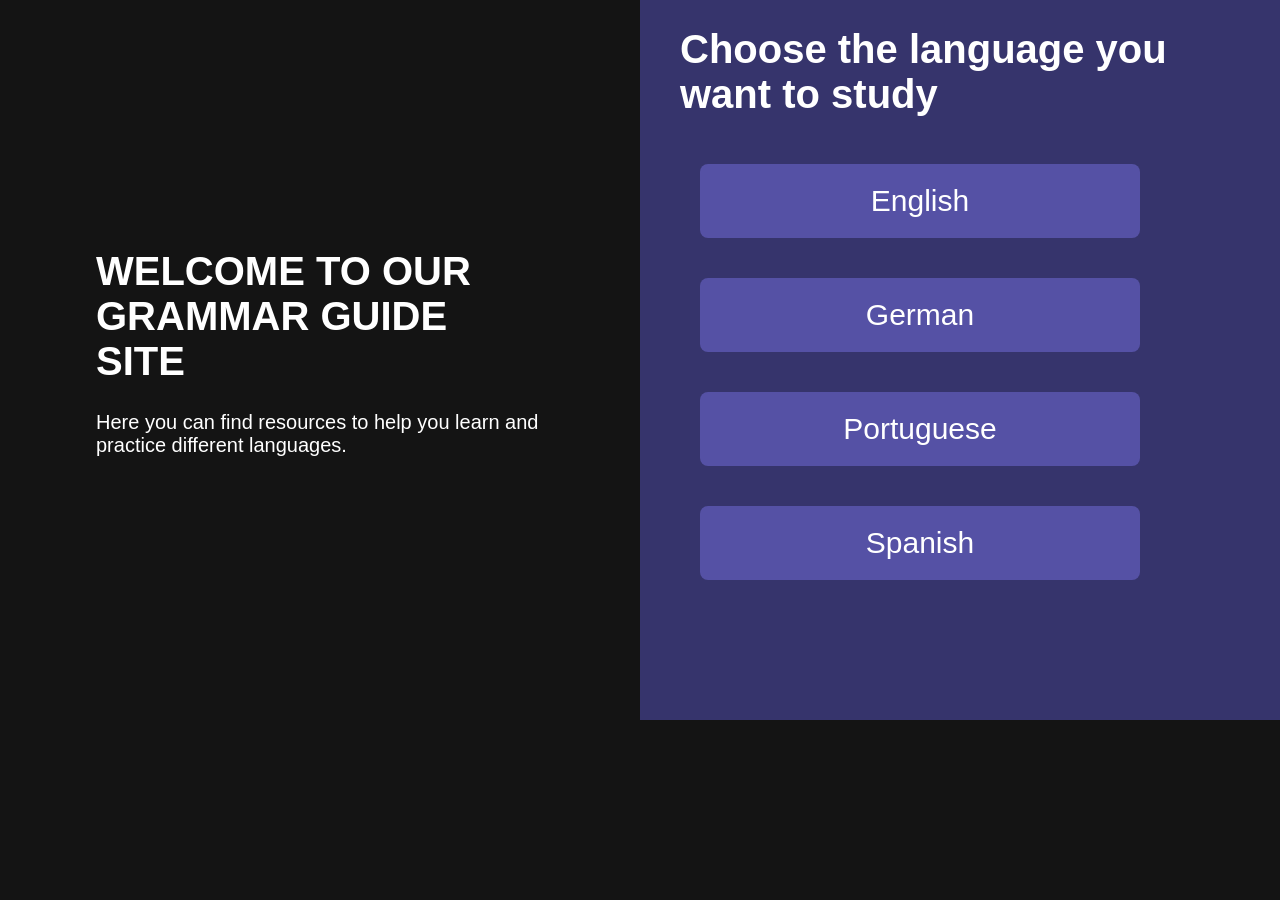
<file: index.html>
<!DOCTYPE html>
<html lang="en">

<head>
  <meta charset="UTF-8">
  <meta name="viewport" content="width=device-width, initial-scale=1.0">
  <title>Languages</title>
  <style>
    body {
      font-family: Arial, sans-serif;
      margin: 0;
      padding: 0;
      background-color: rgb(20, 20, 20);
      color: white;
      font-size: 20px;
    }

    .container {
      display: grid;
      grid-template-columns: 1fr 1fr;
      align-items: center;
      justify-content: center;
      height: 100%;
    }

    .welcome-message {
      margin: 5%;
      padding: 10%;
    }

    .language-links {
      margin: 0px;
      padding: 40px;
      background-color: rgb(54, 52, 108);
      height: 100%;
    }

    .language-link {
      text-align: center;
      display: inline-block;
      width: 400px;
      padding: 20px;
      background-color: rgb(85, 81, 165);
      color: white;
      text-decoration: none;
      border-radius: 8px;
      margin: 20px;
      font-size: 30px;
    }
  </style>
</head>

<body>
  <div class="container">
    <div class="welcome-message">
      <h1>WELCOME TO OUR GRAMMAR GUIDE SITE</h1>
      <div>Here you can find resources to help you learn and practice different languages.</div>
    </div>
    <div class="language-links">
      <h1>Choose the language you want to study</h1>
      <a href="english/enggrammar.html" class="language-link">English</a><br>
      <a href="german/gergrammar.html" class="language-link">German</a><br>
      <a href="portuguese/porgrammar.html" class="language-link">Portuguese</a><br>
      <a href="spanish/spagrammar.html" class="language-link">Spanish</a><br>
    </div>
  </div>
  <script>
    // Seleciona todos os elementos com a classe "language-link"
    const botoes = document.querySelectorAll('.language-link');

    botoes.forEach(botao => {
      // Garante uma animação suave (opcional, mas recomendado)
      botao.style.transition = 'transform 0.2s ease';

      // Aumenta em 10% quando o mouse entra
      botao.addEventListener('mouseenter', () => {
        botao.style.transform = 'scale(1.1)';
      });

      // Volta ao tamanho original quando o mouse sai
      botao.addEventListener('mouseleave', () => {
        botao.style.transform = 'scale(1)';
      });
    });
  </script>
</body>

</html>
</file>
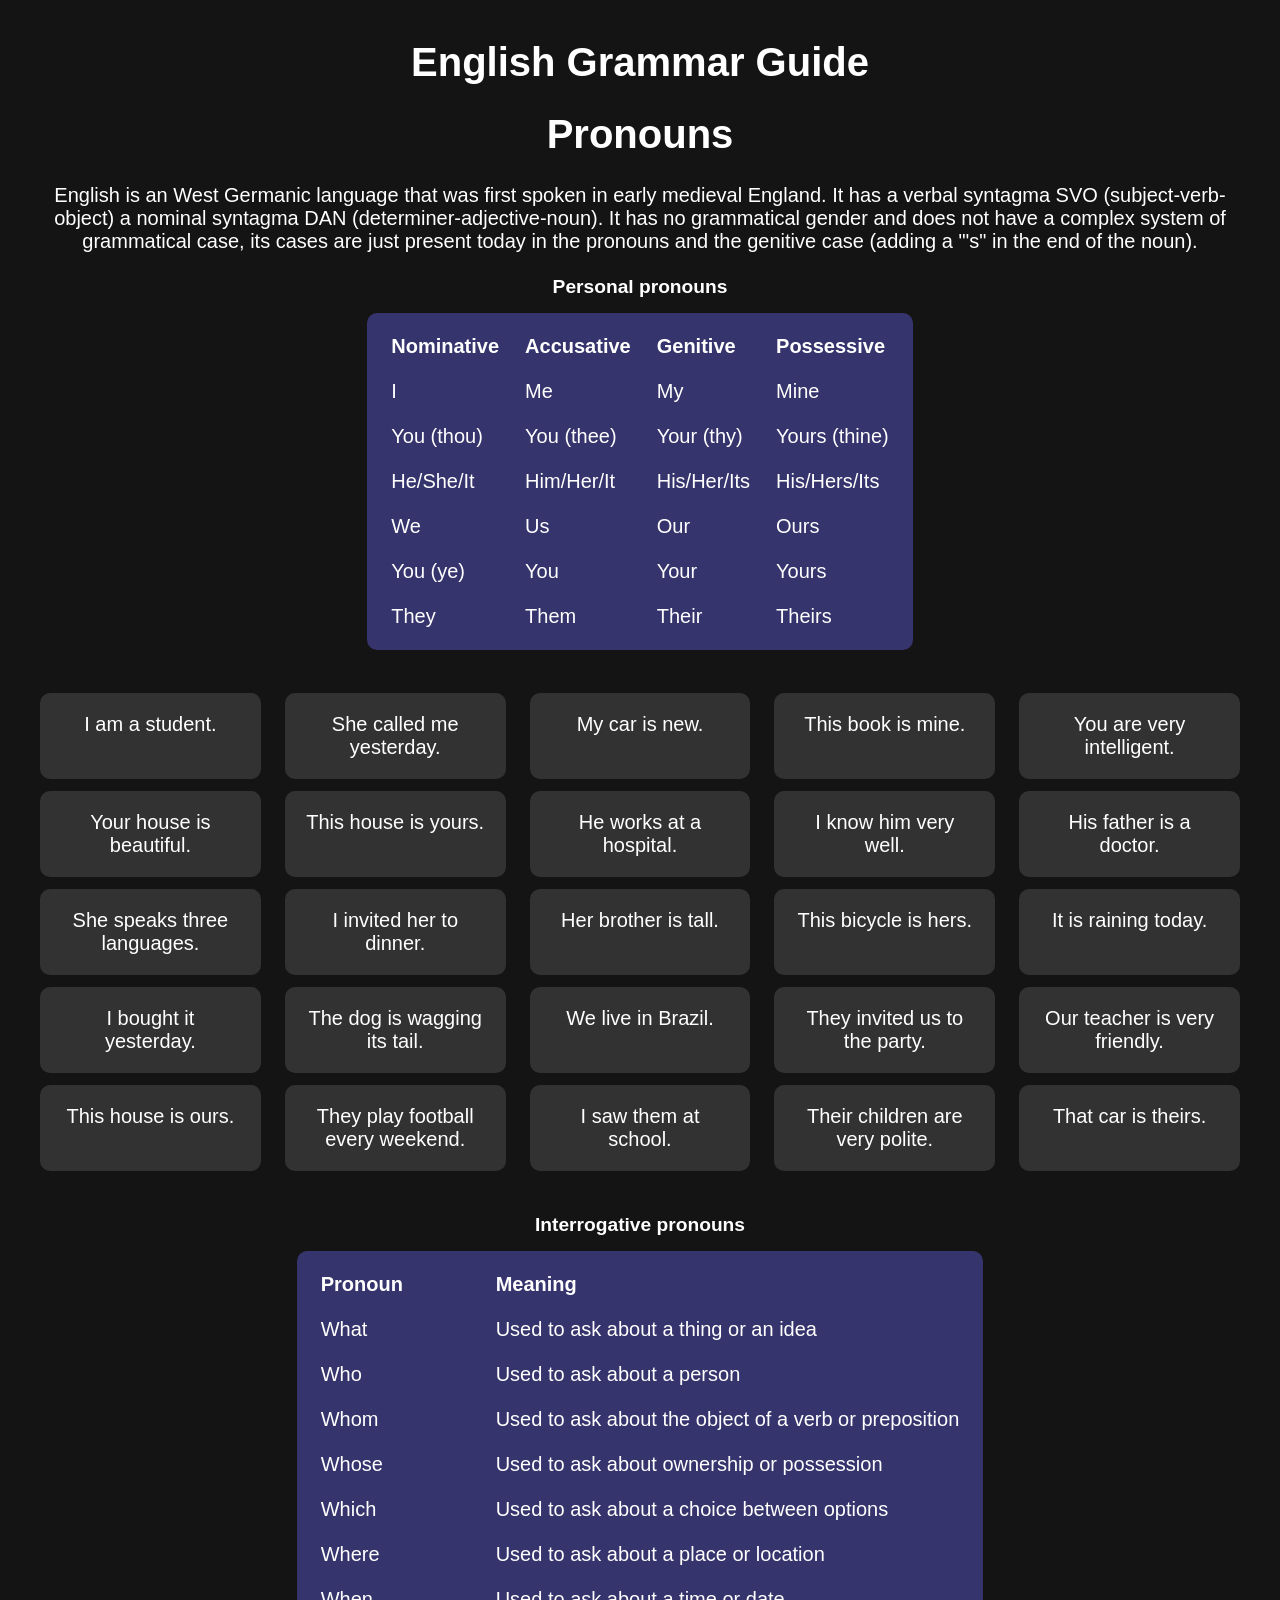
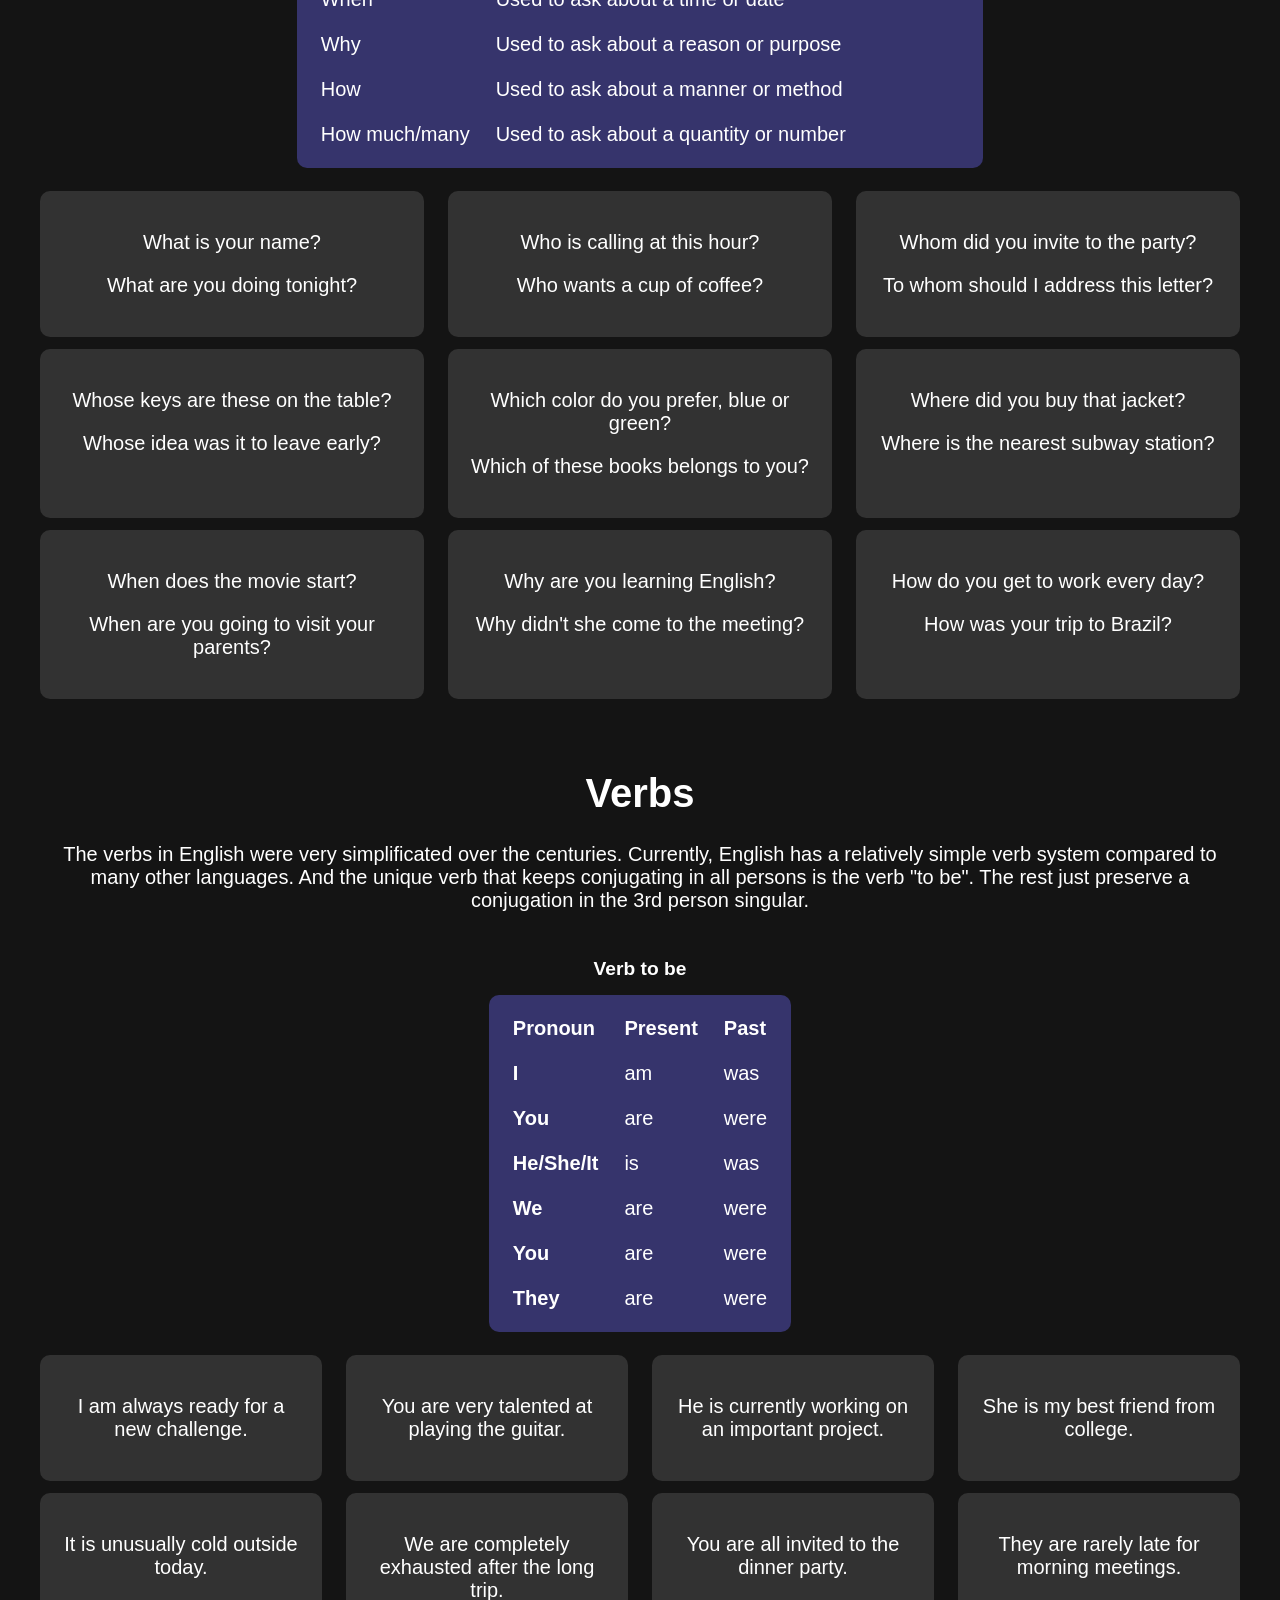
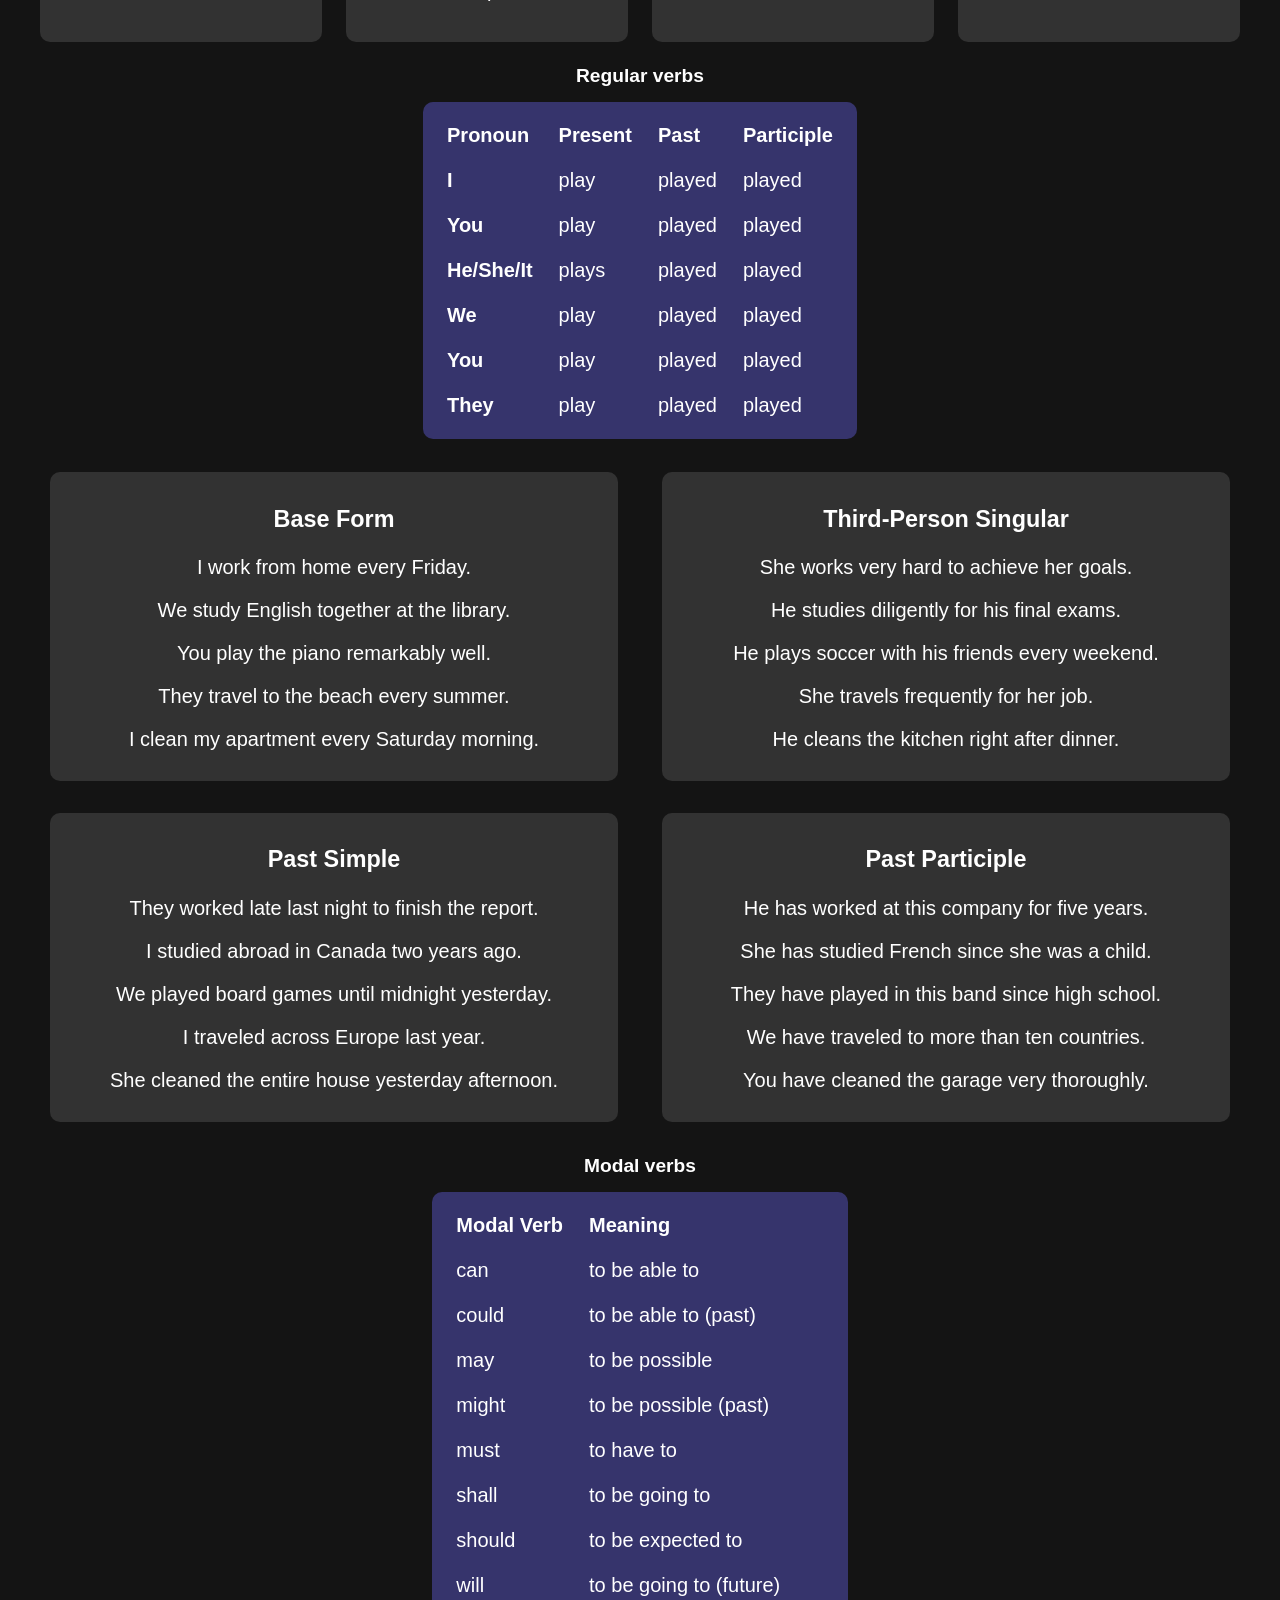
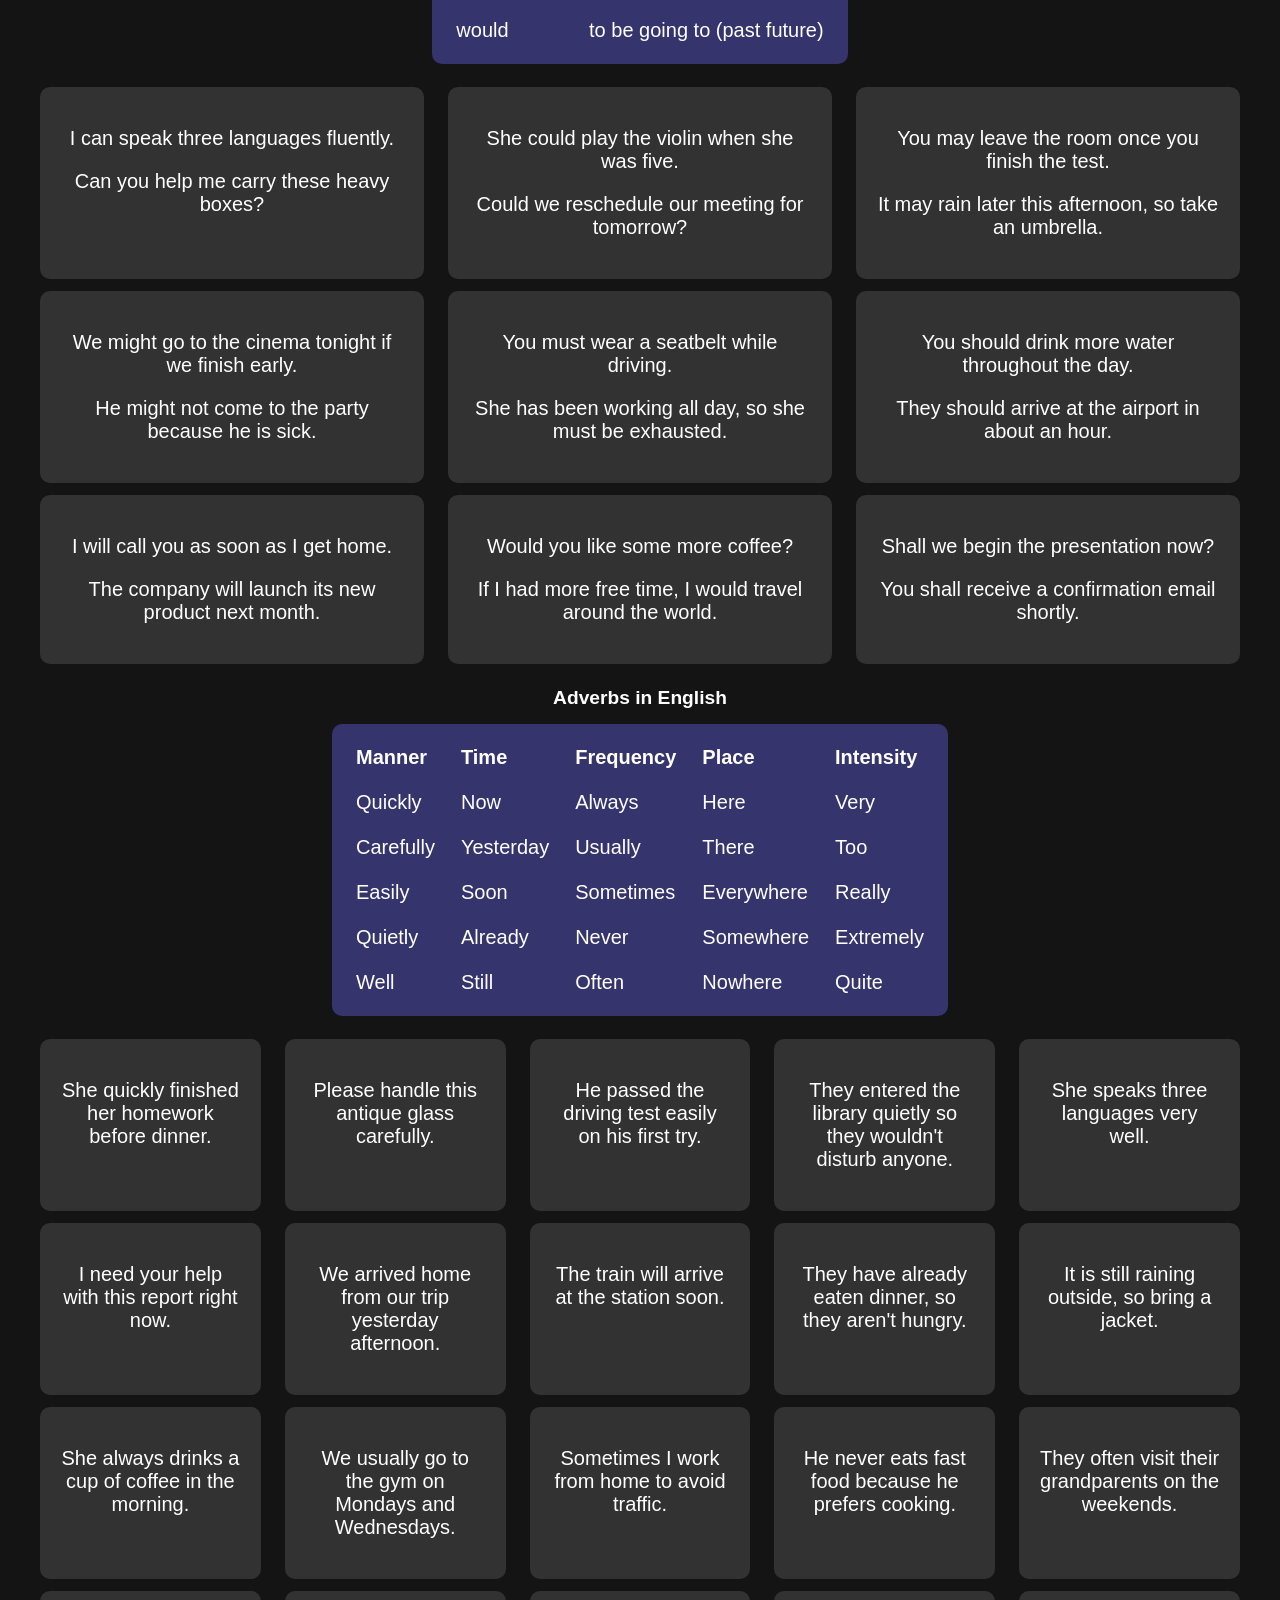
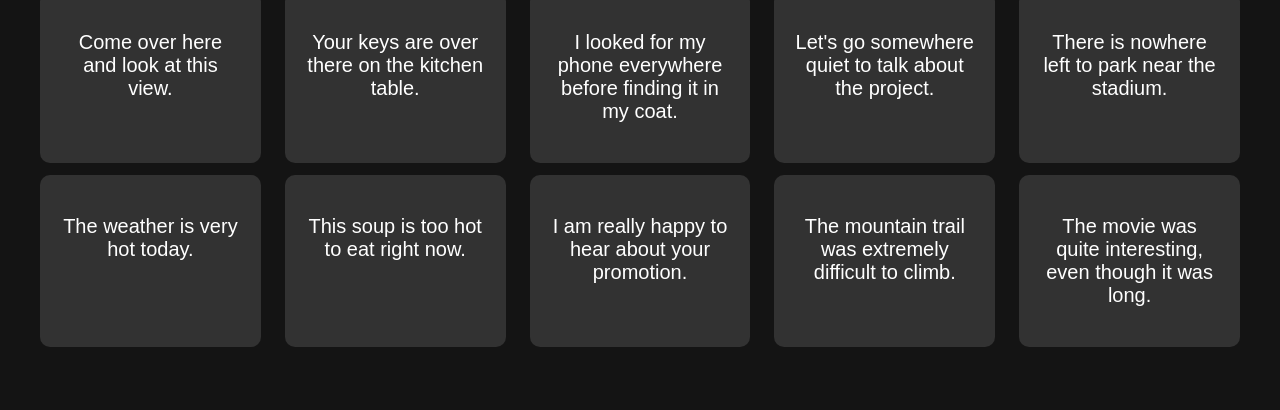
<file: english/enggrammar.html>
<!DOCTYPE html>
<html lang="en">

<head>
  <meta charset="UTF-8">
  <meta name="viewport" content="width=device-width, initial-scale=1.0">
  <title>English Grammar Guide</title>
  <link rel="stylesheet" href="../english/enggrammar.css">
</head>

<body>
  <h1>English Grammar Guide</h1>

  <h1>Pronouns</h1>
  <div>English is an West Germanic language that was first spoken in early medieval England. It has a verbal syntagma SVO (subject-verb-object) a nominal syntagma DAN (determiner-adjective-noun). It has no grammatical gender and does not have a complex system of grammatical case, its cases are just present today in the pronouns and the genitive case (adding a "'s" in the end of the noun).</div>
  <br>
  <table class="table"> <!--PERSONAL PRONOUMS-->
    <caption>Personal pronouns</caption>
    <thead>
      <tr>
        <th>Nominative</th>
        <th>Accusative</th>
        <th>Genitive</th>
        <th>Possessive</th>
      </tr>
    </thead>
    <tbody>
      <tr>
        <td>I</td>
        <td>Me</td>
        <td>My</td>
        <td>Mine</td>
      </tr>
      <tr>
        <td>You (thou)</td>
        <td>You (thee)</td>
        <td>Your (thy)</td>
        <td>Yours (thine)</td>
      </tr>
      <tr>
        <td>He/She/It</td>
        <td>Him/Her/It</td>
        <td>His/Her/Its</td>
        <td>His/Hers/Its</td>
      </tr>
      <tr>
        <td>We</td>
        <td>Us</td>
        <td>Our</td>
        <td>Ours</td>
      </tr>
      <tr>
        <td>You (ye)</td>
        <td>You</td>
        <td>Your</td>
        <td>Yours</td>
      </tr>
      <tr>
        <td>They</td>
        <td>Them</td>
        <td>Their</td>
        <td>Theirs</td>
      </tr>
    </tbody>
  </table>
  <br>
  <div class="pronouns-grid">
    <div>I am a student.</div>
    <div>She called me yesterday.</div>
    <div>My car is new.</div>
    <div>This book is mine.</div>
    <div>You are very intelligent.</div>
    <div>Your house is beautiful.</div>
    <div>This house is yours.</div>
    <div>He works at a hospital.</div>
    <div>I know him very well.</div>
    <div>His father is a doctor.</div>
    <div>She speaks three languages.</div>
    <div>I invited her to dinner.</div>
    <div>Her brother is tall.</div>
    <div>This bicycle is hers.</div>
    <div>It is raining today.</div>
    <div>I bought it yesterday.</div>
    <div>The dog is wagging its tail.</div>
    <div>We live in Brazil.</div>
    <div>They invited us to the party.</div>
    <div>Our teacher is very friendly.</div>
    <div>This house is ours.</div>
    <div>They play football every weekend.</div>
    <div>I saw them at school.</div>
    <div>Their children are very polite.</div>
    <div>That car is theirs.</div>
  </div>
  <br>
  <table class="table"> <!--INTERROGATIVE PRONOUMS-->
    <caption>Interrogative pronouns</caption>
    <thead>
      <tr>
        <th>Pronoun</th>
        <th>Meaning</th>
      </tr>
    </thead>
    <tbody>
      <tr>
        <td>What</td>
        <td>Used to ask about a thing or an idea</td>
      </tr>
      <tr>
        <td>Who</td>
        <td>Used to ask about a person</td>
      </tr>
      <tr>
        <td>Whom</td>
        <td>Used to ask about the object of a verb or preposition</td>
      </tr>
      <tr>
        <td>Whose</td>
        <td>Used to ask about ownership or possession</td>
      </tr>
      <tr>
        <td>Which</td>
        <td>Used to ask about a choice between options</td>
      </tr>
      <tr>
        <td>Where</td>
        <td>Used to ask about a place or location</td>
      </tr>
      <tr>
        <td>When</td>
        <td>Used to ask about a time or date</td>
      </tr>
      <tr>
        <td>Why</td>
        <td>Used to ask about a reason or purpose</td>
      </tr>
      <tr>
        <td>How</td>
        <td>Used to ask about a manner or method</td>
      </tr>
      <tr>
        <td>How much/many</td>
        <td>Used to ask about a quantity or number</td>
      </tr>
    </tbody>
  </table>
  <br>
  <div class="interrogative-pronouns">
    <div class="pronoun-group">
      <p>What is your name?</p>
      <p>What are you doing tonight?</p>
    </div>

    <div class="pronoun-group">
      <p>Who is calling at this hour?</p>
      <p>Who wants a cup of coffee?</p>
    </div>

    <div class="pronoun-group">
      <p>Whom did you invite to the party?</p>
      <p>To whom should I address this letter?</p>
    </div>

    <div class="pronoun-group">
      <p>Whose keys are these on the table?</p>
      <p>Whose idea was it to leave early?</p>
    </div>

    <div class="pronoun-group">
      <p>Which color do you prefer, blue or green?</p>
      <p>Which of these books belongs to you?</p>
    </div>

    <div class="pronoun-group">
      <p>Where did you buy that jacket?</p>
      <p>Where is the nearest subway station?</p>
    </div>

    <div class="pronoun-group">
      <p>When does the movie start?</p>
      <p>When are you going to visit your parents?</p>
    </div>

    <div class="pronoun-group">
      <p>Why are you learning English?</p>
      <p>Why didn't she come to the meeting?</p>
    </div>

    <div class="pronoun-group">
      <p>How do you get to work every day?</p>
      <p>How was your trip to Brazil?</p>
    </div>
  </div>
  <br><br>
  <h1>Verbs</h1>
  <div>The verbs in English were very simplificated over the centuries. Currently, English has a relatively simple verb system compared to many other languages. And the unique verb that keeps conjugating in all persons is the verb "to be". The rest just preserve a conjugation in the 3rd person singular.</div>
  <br><br>
  <table class="table"> <!--VERB TO BE-->
    <caption>Verb to be</caption>
    <thead>
      <tr>
        <th>Pronoun</th>
        <th>Present</th>
        <th>Past</th>
      </tr>
    </thead>
    <tbody>
      <tr>
        <th>I</th>
        <td>am</td>
        <td>was</td>
      </tr>
      <tr>
        <th>You</th>
        <td>are</td>
        <td>were</td>
      </tr>
      <tr>
        <th>He/She/It</th>
        <td>is</td>
        <td>was</td>
      </tr>
      <tr>
        <th>We</th>
        <td>are</td>
        <td>were</td>
      </tr>
      <tr>
        <th>You</th>
        <td>are</td>
        <td>were</td>
      </tr>
      <tr>
        <th>They</th>
        <td>are</td>
        <td>were</td>
      </tr>
    </tbody>
  </table>
  <br>
  <div class="verb-to-be">
    <div class="conjugation-group">
      <p>I am always ready for a new challenge.</p>
    </div>

    <div class="conjugation-group">
      <p>You are very talented at playing the guitar.</p>
    </div>

    <div class="conjugation-group">
      <p>He is currently working on an important project.</p>
    </div>

    <div class="conjugation-group">
      <p>She is my best friend from college.</p>
    </div>

    <div class="conjugation-group">
      <p>It is unusually cold outside today.</p>
    </div>

    <div class="conjugation-group">
      <p>We are completely exhausted after the long trip.</p>
    </div>

    <div class="conjugation-group">
      <p>You are all invited to the dinner party.</p>
    </div>

    <div class="conjugation-group">
      <p>They are rarely late for morning meetings.</p>
    </div>
  </div>
  <br>
  <table class="table"> <!--REGULAR VERBS-->
    <caption>Regular verbs</caption>
    <thead>
      <tr>
        <th>Pronoun</th>
        <th>Present</th>
        <th>Past</th>
        <th>Participle</th>
      </tr>
    </thead>
    <tbody>
      <tr>
        <th>I</th>
        <td>play</td>
        <td>played</td>
        <td>played</td>
      </tr>
      <tr>
        <th>You</th>
        <td>play</td>
        <td>played</td>
        <td>played</td>
      </tr>
      <tr>
        <th>He/She/It</th>
        <td>plays</td>
        <td>played</td>
        <td>played</td>
      </tr>
      <tr>
        <th>We</th>
        <td>play</td>
        <td>played</td>
        <td>played</td>
      </tr>
      <tr>
        <th>You</th>
        <td>play</td>
        <td>played</td>
        <td>played</td>
      </tr>
      <tr>
        <th>They</th>
        <td>play</td>
        <td>played</td>
        <td>played</td>
      </tr>
    </tbody>
  </table>
  <br>
  <div class="regular-verbs-by-conjugation">
    <!-- (Base Form) -->
    <div class="conjugation-group">
      <h3>Base Form</h3>
      <p>I work from home every Friday.</p>
      <p>We study English together at the library.</p>
      <p>You play the piano remarkably well.</p>
      <p>They travel to the beach every summer.</p>
      <p>I clean my apartment every Saturday morning.</p>
    </div>

    <!-- (Third-Person Singular) -->
    <div class="conjugation-group">
      <h3>Third-Person Singular</h3>
      <p>She works very hard to achieve her goals.</p>
      <p>He studies diligently for his final exams.</p>
      <p>He plays soccer with his friends every weekend.</p>
      <p>She travels frequently for her job.</p>
      <p>He cleans the kitchen right after dinner.</p>
    </div>

    <!-- (Past Simple) -->
    <div class="conjugation-group">
      <h3>Past Simple</h3>
      <p>They worked late last night to finish the report.</p>
      <p>I studied abroad in Canada two years ago.</p>
      <p>We played board games until midnight yesterday.</p>
      <p>I traveled across Europe last year.</p>
      <p>She cleaned the entire house yesterday afternoon.</p>
    </div>

    <!-- (Past Participle) -->
    <div class="conjugation-group">
      <h3>Past Participle</h3>
      <p>He has worked at this company for five years.</p>
      <p>She has studied French since she was a child.</p>
      <p>They have played in this band since high school.</p>
      <p>We have traveled to more than ten countries.</p>
      <p>You have cleaned the garage very thoroughly.</p>
    </div>
  </div>
  <br>
  <table class="table"> <!--MODAL VERBS-->
    <caption>Modal verbs</caption>
    <thead>
      <tr>
        <th>Modal Verb</th>
        <th>Meaning</th>
      </tr>
    </thead>
    <tbody>
      <tr>
        <td>can</td>
        <td>to be able to</td>
      </tr>
      <tr>
        <td>could</td>
        <td>to be able to (past)</td>
      </tr>
      <tr>
        <td>may</td>
        <td>to be possible</td>
      </tr>
      <tr>
        <td>might</td>
        <td>to be possible (past)</td>
      </tr>
      <tr>
        <td>must</td>
        <td>to have to</td>
      </tr>
      <tr>
        <td>shall</td>
        <td>to be going to</td>
      </tr>
      <tr>
        <td>should</td>
        <td>to be expected to</td>
      </tr>
      <tr>
        <td>will</td>
        <td>to be going to (future)</td>
      </tr>
      <tr>
        <td>would</td>
        <td>to be going to (past future)</td>
      </tr>
    </tbody>
  </table>
  <br>
  <div class="modal-verbs">
    <!-- Can -->
    <div class="modal-group">
      <p>I can speak three languages fluently.</p>
      <p>Can you help me carry these heavy boxes?</p>
    </div>

    <!-- Could -->
    <div class="modal-group">
      <p>She could play the violin when she was five.</p>
      <p>Could we reschedule our meeting for tomorrow?</p>
    </div>

    <!-- May -->
    <div class="modal-group">
      <p>You may leave the room once you finish the test.</p>
      <p>It may rain later this afternoon, so take an umbrella.</p>
    </div>

    <!-- Might -->
    <div class="modal-group">
      <p>We might go to the cinema tonight if we finish early.</p>
      <p>He might not come to the party because he is sick.</p>
    </div>

    <!-- Must -->
    <div class="modal-group">
      <p>You must wear a seatbelt while driving.</p>
      <p>She has been working all day, so she must be exhausted.</p>
    </div>

    <!-- Should -->
    <div class="modal-group">
      <p>You should drink more water throughout the day.</p>
      <p>They should arrive at the airport in about an hour.</p>
    </div>

    <!-- Will -->
    <div class="modal-group">
      <p>I will call you as soon as I get home.</p>
      <p>The company will launch its new product next month.</p>
    </div>

    <!-- Would -->
    <div class="modal-group">
      <p>Would you like some more coffee?</p>
      <p>If I had more free time, I would travel around the world.</p>
    </div>

    <!-- Shall -->
    <div class="modal-group">
      <p>Shall we begin the presentation now?</p>
      <p>You shall receive a confirmation email shortly.</p>
    </div>
  </div>
  <br>
  <table class="table"> <!--ADVERBS-->
    <caption>Adverbs in English</caption>
    <thead>
      <tr>
        <th>Manner</th>
        <th>Time</th>
        <th>Frequency</th>
        <th>Place</th>
        <th>Intensity</th>
      </tr>
    </thead>
    <tbody>
      <tr>
        <td>Quickly</td>
        <td>Now</td>
        <td>Always</td>
        <td>Here</td>
        <td>Very</td>
      </tr>
      <tr>
        <td>Carefully</td>
        <td>Yesterday</td>
        <td>Usually</td>
        <td>There</td>
        <td>Too</td>
      </tr>
      <tr>
        <td>Easily</td>
        <td>Soon</td>
        <td>Sometimes</td>
        <td>Everywhere</td>
        <td>Really</td>
      </tr>
      <tr>
        <td>Quietly</td>
        <td>Already</td>
        <td>Never</td>
        <td>Somewhere</td>
        <td>Extremely</td>
      </tr>
      <tr>
        <td>Well</td>
        <td>Still</td>
        <td>Often</td>
        <td>Nowhere</td>
        <td>Quite</td>
      </tr>
    </tbody>
  </table>
  <br>
  <div class="adverbs">
    <!-- Quickly -->
    <div class="adverb-group">
      <p>She quickly finished her homework before dinner.</p>
    </div>

    <!-- Carefully -->
    <div class="adverb-group">
      <p>Please handle this antique glass carefully.</p>
    </div>

    <!-- Easily -->
    <div class="adverb-group">
      <p>He passed the driving test easily on his first try.</p>
    </div>

    <!-- Quietly -->
    <div class="adverb-group">
      <p>They entered the library quietly so they wouldn't disturb anyone.</p>
    </div>

    <!-- Well -->
    <div class="adverb-group">
      <p>She speaks three languages very well.</p>
    </div>

    <!-- Now -->
    <div class="adverb-group">
      <p>I need your help with this report right now.</p>
    </div>

    <!-- Yesterday -->
    <div class="adverb-group">
      <p>We arrived home from our trip yesterday afternoon.</p>
    </div>

    <!-- Soon -->
    <div class="adverb-group">
      <p>The train will arrive at the station soon.</p>
    </div>

    <!-- Already -->
    <div class="adverb-group">
      <p>They have already eaten dinner, so they aren't hungry.</p>
    </div>

    <!-- Still -->
    <div class="adverb-group">
      <p>It is still raining outside, so bring a jacket.</p>
    </div>

    <!-- Always -->
    <div class="adverb-group">
      <p>She always drinks a cup of coffee in the morning.</p>
    </div>

    <!-- Usually -->
    <div class="adverb-group">
      <p>We usually go to the gym on Mondays and Wednesdays.</p>
    </div>

    <!-- Sometimes -->
    <div class="adverb-group">
      <p>Sometimes I work from home to avoid traffic.</p>
    </div>

    <!-- Never -->
    <div class="adverb-group">
      <p>He never eats fast food because he prefers cooking.</p>
    </div>

    <!-- Often -->
    <div class="adverb-group">
      <p>They often visit their grandparents on the weekends.</p>
    </div>

    <!-- Here -->
    <div class="adverb-group">
      <p>Come over here and look at this view.</p>
    </div>

    <!-- There -->
    <div class="adverb-group">
      <p>Your keys are over there on the kitchen table.</p>
    </div>

    <!-- Everywhere -->
    <div class="adverb-group">
      <p>I looked for my phone everywhere before finding it in my coat.</p>
    </div>

    <!-- Somewhere -->
    <div class="adverb-group">
      <p>Let's go somewhere quiet to talk about the project.</p>
    </div>

    <!-- Nowhere -->
    <div class="adverb-group">
      <p>There is nowhere left to park near the stadium.</p>
    </div>

    <!-- Very -->
    <div class="adverb-group">
      <p>The weather is very hot today.</p>
    </div>

    <!-- Too -->
    <div class="adverb-group">
      <p>This soup is too hot to eat right now.</p>
    </div>

    <!-- Really -->
    <div class="adverb-group">
      <p>I am really happy to hear about your promotion.</p>
    </div>

    <!-- Extremely -->
    <div class="adverb-group">
      <p>The mountain trail was extremely difficult to climb.</p>
    </div>

    <!-- Quite -->
    <div class="adverb-group">
      <p>The movie was quite interesting, even though it was long.</p>
    </div>
  </div>
  <br>
</body>

</html>
</file>
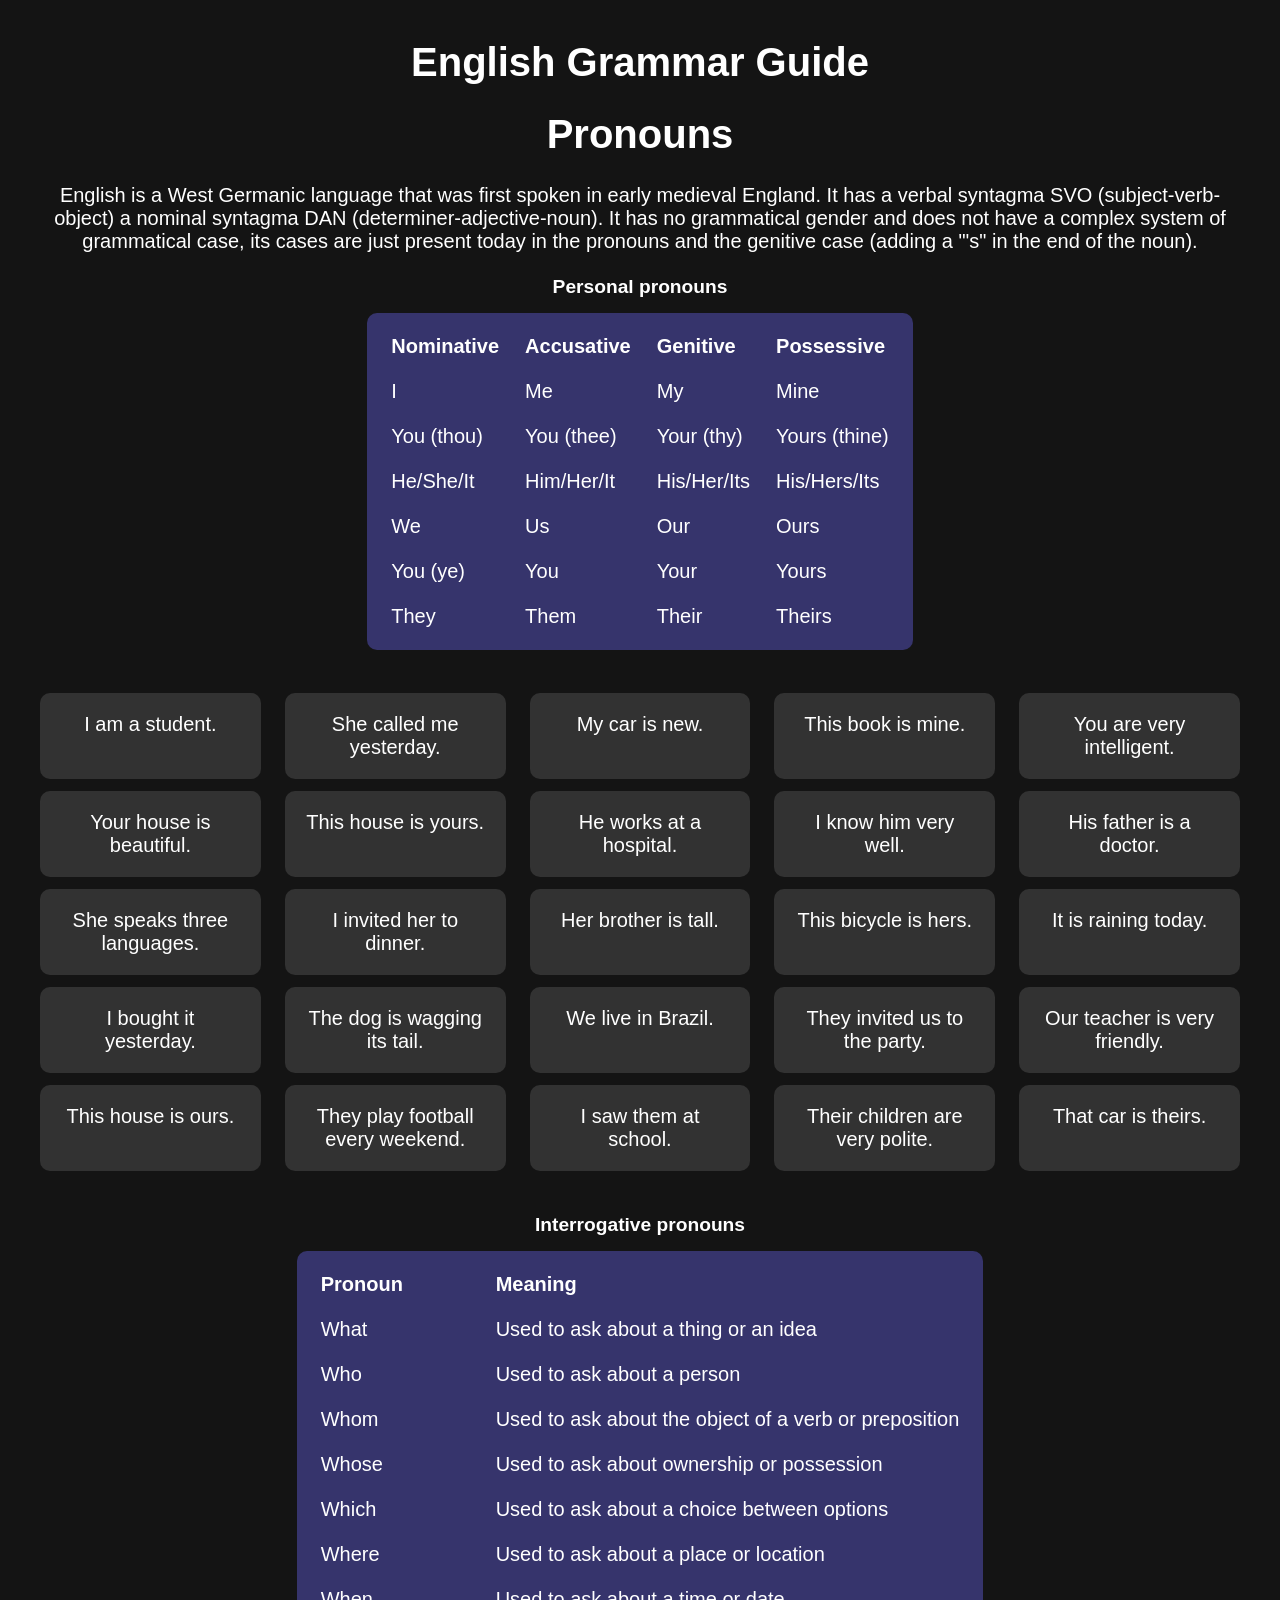
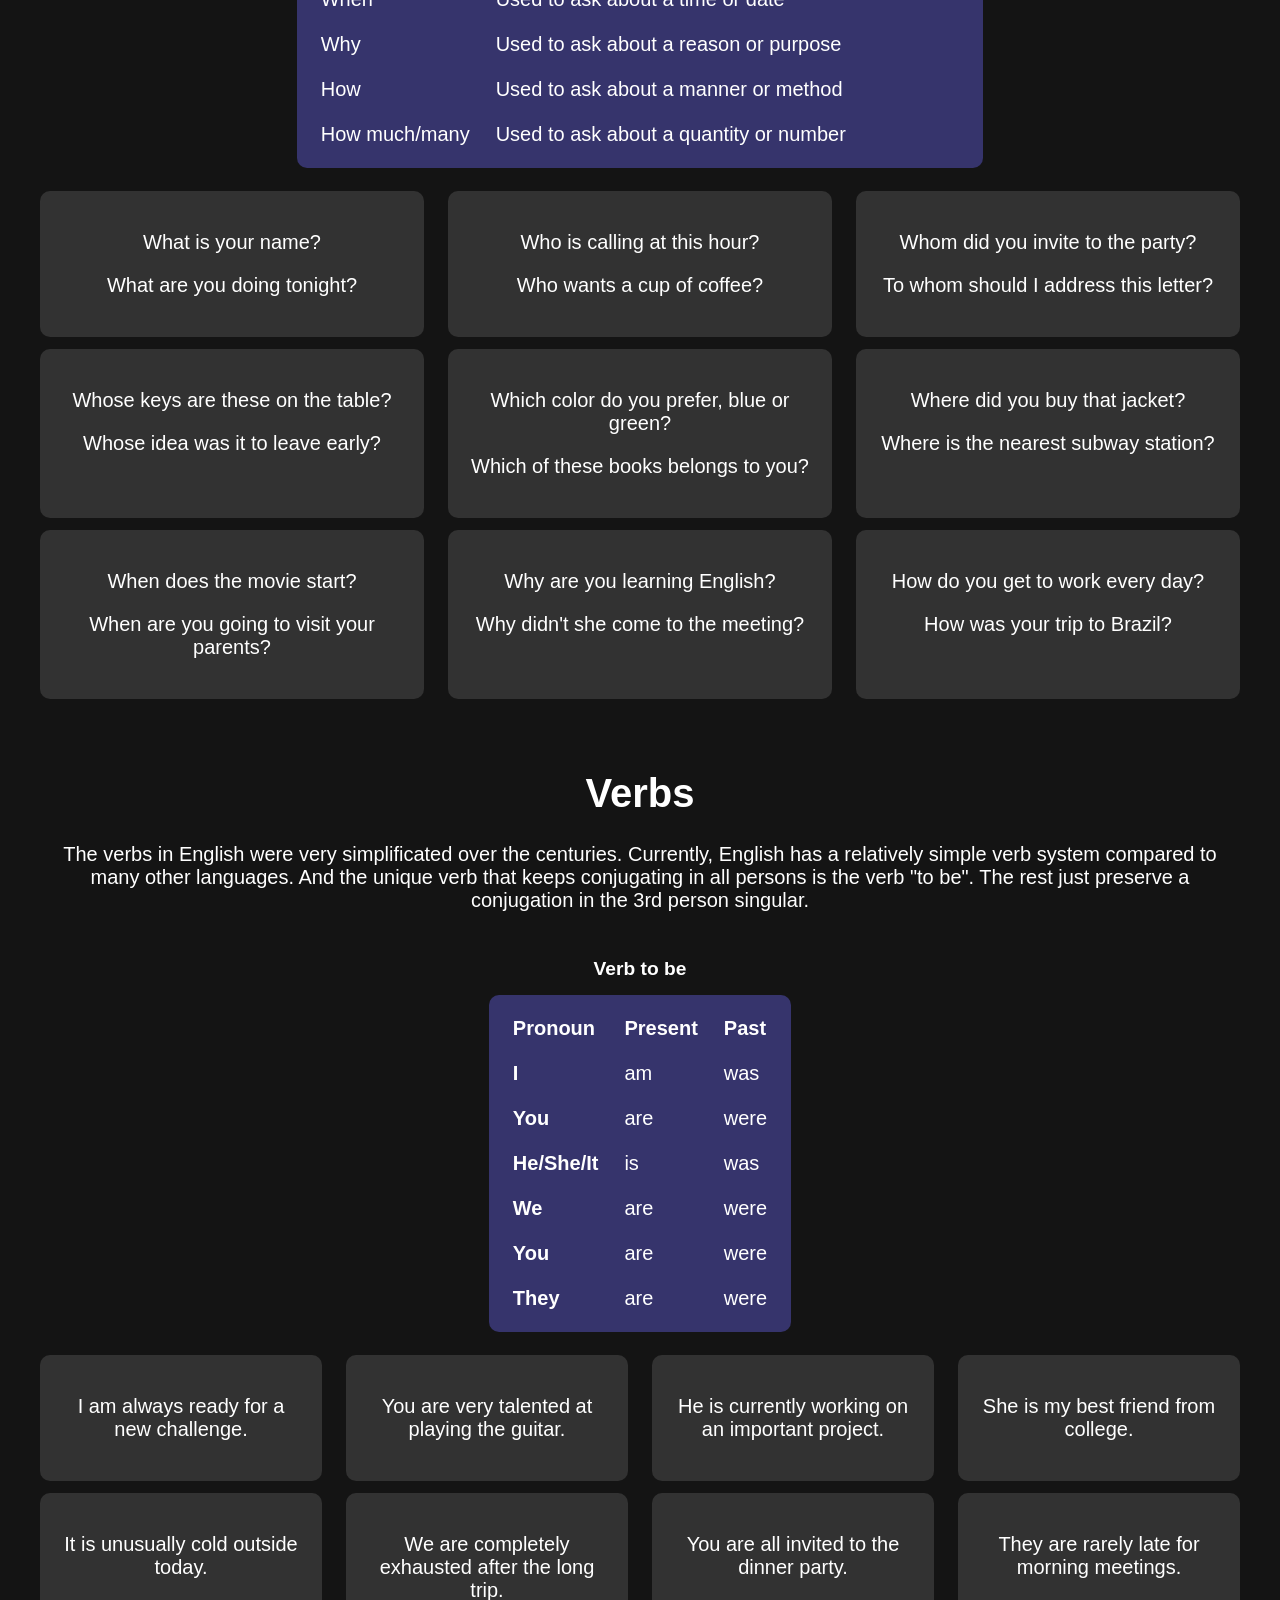
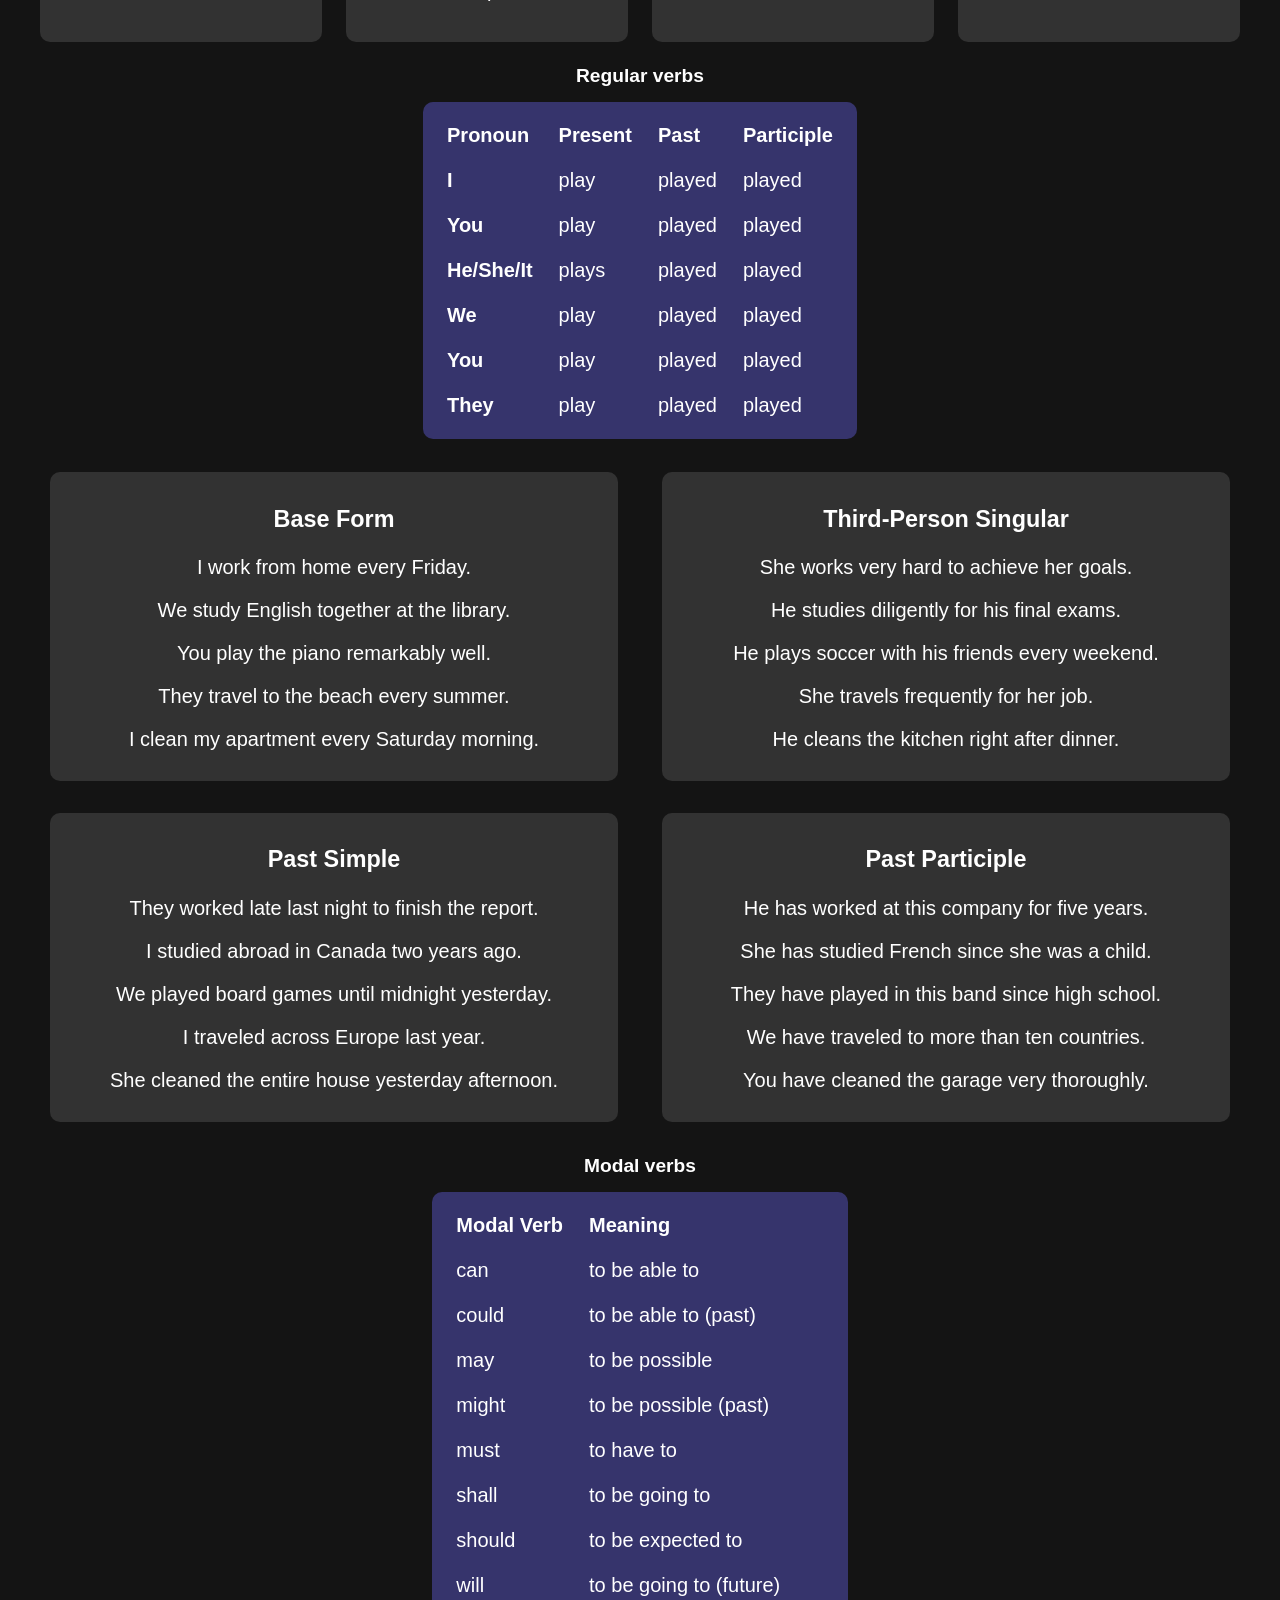
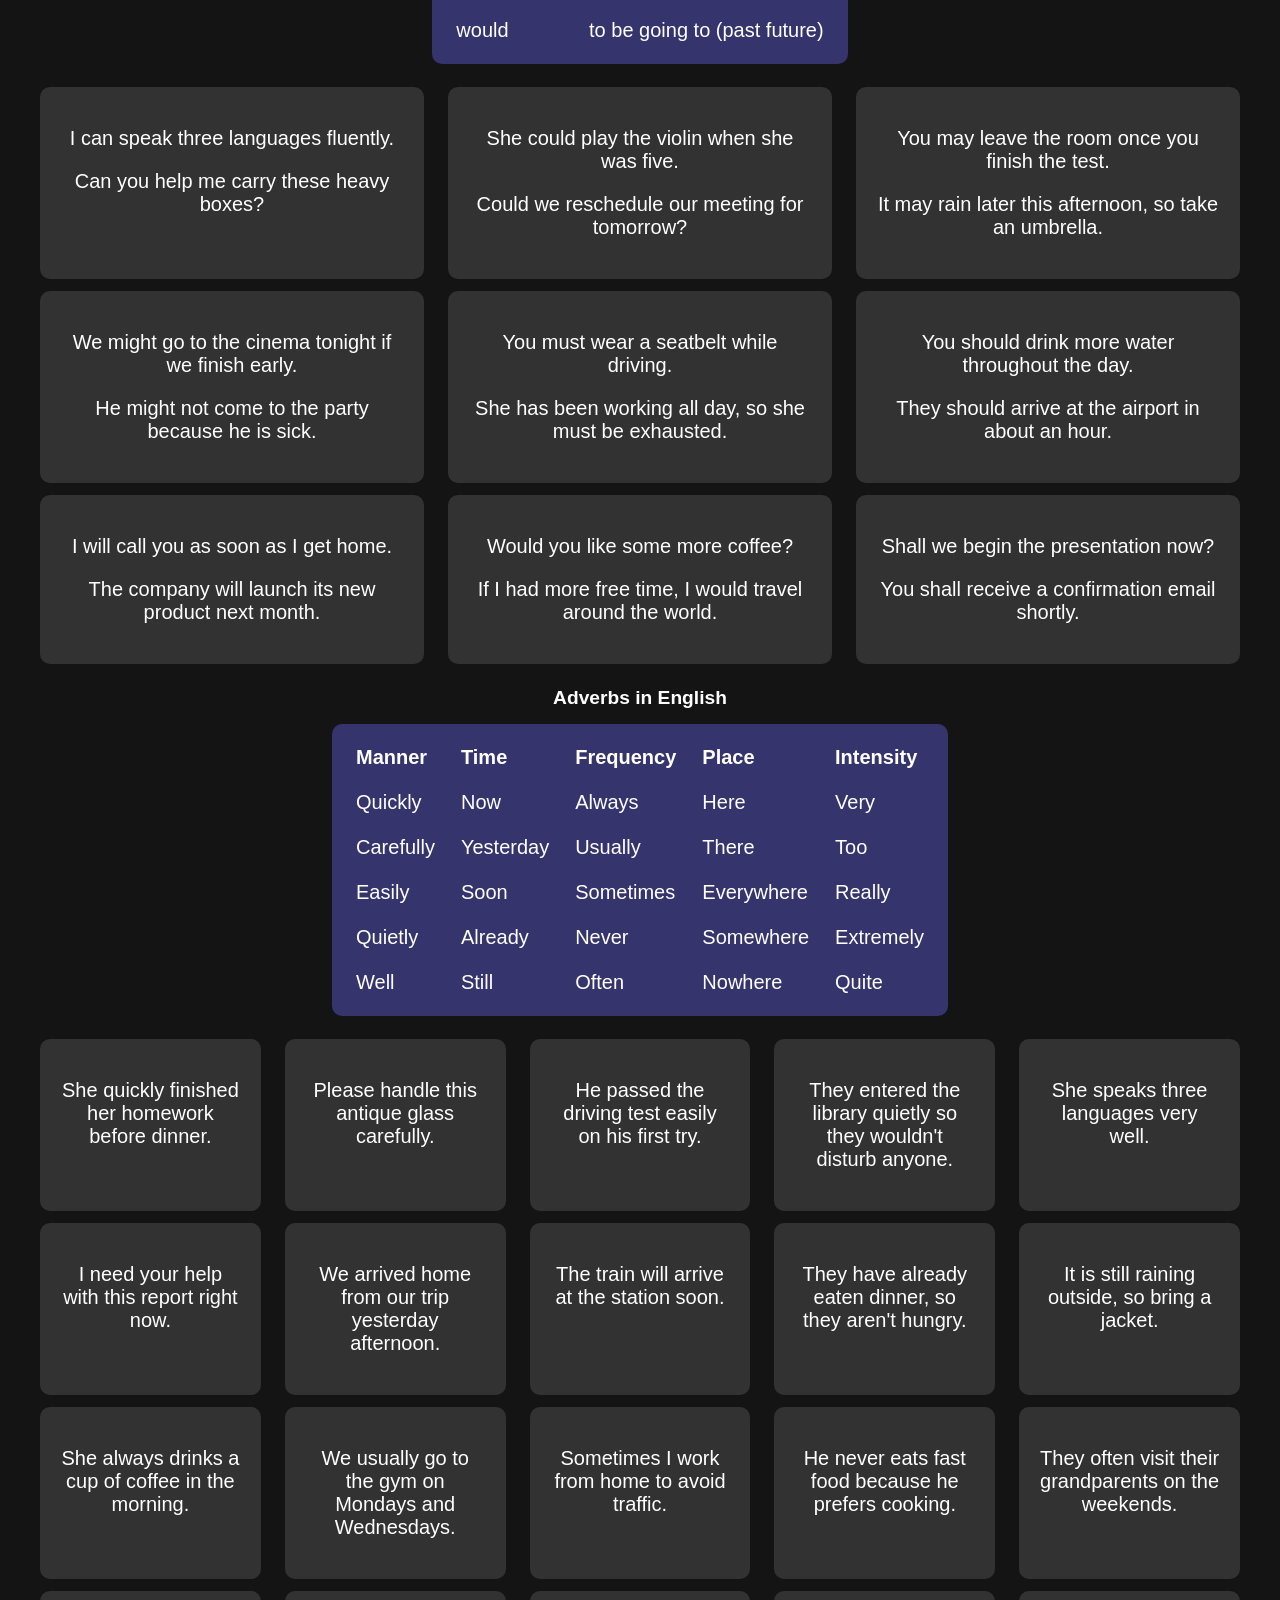
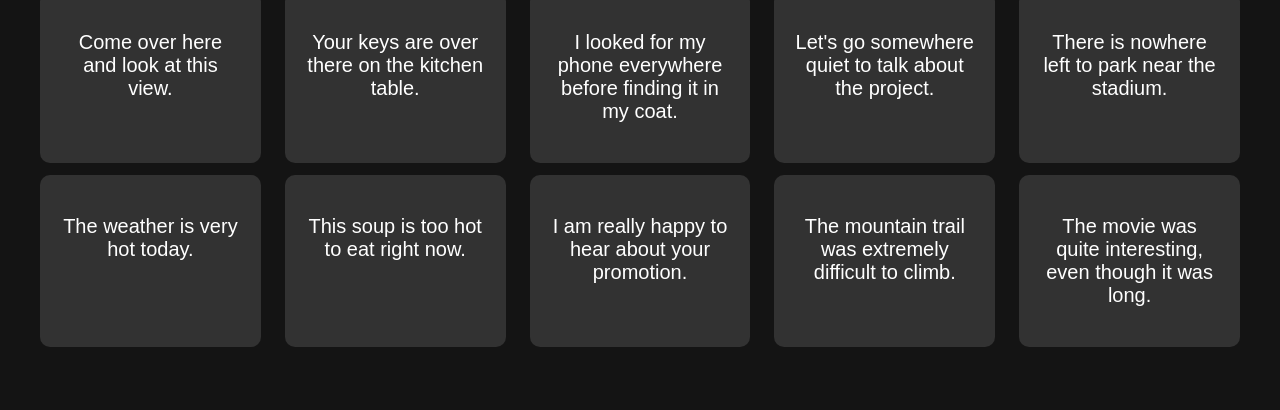
<file: english/english.html>
<!DOCTYPE html>
<html lang="en">

<head>
  <meta charset="UTF-8">
  <meta name="viewport" content="width=device-width, initial-scale=1.0">
  <title>English Grammar Guide</title>
  <link rel="stylesheet" href="../english/enggrammar.css">
</head>

<body>
  <h1>English Grammar Guide</h1>

  <h1>Pronouns</h1>
  <div>English is a West Germanic language that was first spoken in early medieval England. It has a verbal syntagma SVO (subject-verb-object) a nominal syntagma DAN (determiner-adjective-noun). It has no grammatical gender and does not have a complex system of grammatical case, its cases are just present today in the pronouns and the genitive case (adding a "'s" in the end of the noun).</div>
  <br>
  <table class="table"> <!--PERSONAL PRONOUMS-->
    <caption>Personal pronouns</caption>
    <thead>
      <tr>
        <th>Nominative</th>
        <th>Accusative</th>
        <th>Genitive</th>
        <th>Possessive</th>
      </tr>
    </thead>
    <tbody>
      <tr>
        <td>I</td>
        <td>Me</td>
        <td>My</td>
        <td>Mine</td>
      </tr>
      <tr>
        <td>You (thou)</td>
        <td>You (thee)</td>
        <td>Your (thy)</td>
        <td>Yours (thine)</td>
      </tr>
      <tr>
        <td>He/She/It</td>
        <td>Him/Her/It</td>
        <td>His/Her/Its</td>
        <td>His/Hers/Its</td>
      </tr>
      <tr>
        <td>We</td>
        <td>Us</td>
        <td>Our</td>
        <td>Ours</td>
      </tr>
      <tr>
        <td>You (ye)</td>
        <td>You</td>
        <td>Your</td>
        <td>Yours</td>
      </tr>
      <tr>
        <td>They</td>
        <td>Them</td>
        <td>Their</td>
        <td>Theirs</td>
      </tr>
    </tbody>
  </table>
  <br>
  <div class="pronouns-grid">
    <div>I am a student.</div>
    <div>She called me yesterday.</div>
    <div>My car is new.</div>
    <div>This book is mine.</div>
    <div>You are very intelligent.</div>
    <div>Your house is beautiful.</div>
    <div>This house is yours.</div>
    <div>He works at a hospital.</div>
    <div>I know him very well.</div>
    <div>His father is a doctor.</div>
    <div>She speaks three languages.</div>
    <div>I invited her to dinner.</div>
    <div>Her brother is tall.</div>
    <div>This bicycle is hers.</div>
    <div>It is raining today.</div>
    <div>I bought it yesterday.</div>
    <div>The dog is wagging its tail.</div>
    <div>We live in Brazil.</div>
    <div>They invited us to the party.</div>
    <div>Our teacher is very friendly.</div>
    <div>This house is ours.</div>
    <div>They play football every weekend.</div>
    <div>I saw them at school.</div>
    <div>Their children are very polite.</div>
    <div>That car is theirs.</div>
  </div>
  <br>
  <table class="table"> <!--INTERROGATIVE PRONOUMS-->
    <caption>Interrogative pronouns</caption>
    <thead>
      <tr>
        <th>Pronoun</th>
        <th>Meaning</th>
      </tr>
    </thead>
    <tbody>
      <tr>
        <td>What</td>
        <td>Used to ask about a thing or an idea</td>
      </tr>
      <tr>
        <td>Who</td>
        <td>Used to ask about a person</td>
      </tr>
      <tr>
        <td>Whom</td>
        <td>Used to ask about the object of a verb or preposition</td>
      </tr>
      <tr>
        <td>Whose</td>
        <td>Used to ask about ownership or possession</td>
      </tr>
      <tr>
        <td>Which</td>
        <td>Used to ask about a choice between options</td>
      </tr>
      <tr>
        <td>Where</td>
        <td>Used to ask about a place or location</td>
      </tr>
      <tr>
        <td>When</td>
        <td>Used to ask about a time or date</td>
      </tr>
      <tr>
        <td>Why</td>
        <td>Used to ask about a reason or purpose</td>
      </tr>
      <tr>
        <td>How</td>
        <td>Used to ask about a manner or method</td>
      </tr>
      <tr>
        <td>How much/many</td>
        <td>Used to ask about a quantity or number</td>
      </tr>
    </tbody>
  </table>
  <br>
  <div class="interrogative-pronouns">
    <div class="pronoun-group">
      <p>What is your name?</p>
      <p>What are you doing tonight?</p>
    </div>

    <div class="pronoun-group">
      <p>Who is calling at this hour?</p>
      <p>Who wants a cup of coffee?</p>
    </div>

    <div class="pronoun-group">
      <p>Whom did you invite to the party?</p>
      <p>To whom should I address this letter?</p>
    </div>

    <div class="pronoun-group">
      <p>Whose keys are these on the table?</p>
      <p>Whose idea was it to leave early?</p>
    </div>

    <div class="pronoun-group">
      <p>Which color do you prefer, blue or green?</p>
      <p>Which of these books belongs to you?</p>
    </div>

    <div class="pronoun-group">
      <p>Where did you buy that jacket?</p>
      <p>Where is the nearest subway station?</p>
    </div>

    <div class="pronoun-group">
      <p>When does the movie start?</p>
      <p>When are you going to visit your parents?</p>
    </div>

    <div class="pronoun-group">
      <p>Why are you learning English?</p>
      <p>Why didn't she come to the meeting?</p>
    </div>

    <div class="pronoun-group">
      <p>How do you get to work every day?</p>
      <p>How was your trip to Brazil?</p>
    </div>
  </div>
  <br><br>
  <h1>Verbs</h1>
  <div>The verbs in English were very simplificated over the centuries. Currently, English has a relatively simple verb system compared to many other languages. And the unique verb that keeps conjugating in all persons is the verb "to be". The rest just preserve a conjugation in the 3rd person singular.</div>
  <br><br>
  <table class="table"> <!--VERB TO BE-->
    <caption>Verb to be</caption>
    <thead>
      <tr>
        <th>Pronoun</th>
        <th>Present</th>
        <th>Past</th>
      </tr>
    </thead>
    <tbody>
      <tr>
        <th>I</th>
        <td>am</td>
        <td>was</td>
      </tr>
      <tr>
        <th>You</th>
        <td>are</td>
        <td>were</td>
      </tr>
      <tr>
        <th>He/She/It</th>
        <td>is</td>
        <td>was</td>
      </tr>
      <tr>
        <th>We</th>
        <td>are</td>
        <td>were</td>
      </tr>
      <tr>
        <th>You</th>
        <td>are</td>
        <td>were</td>
      </tr>
      <tr>
        <th>They</th>
        <td>are</td>
        <td>were</td>
      </tr>
    </tbody>
  </table>
  <br>
  <div class="verb-to-be">
    <div class="conjugation-group">
      <p>I am always ready for a new challenge.</p>
    </div>

    <div class="conjugation-group">
      <p>You are very talented at playing the guitar.</p>
    </div>

    <div class="conjugation-group">
      <p>He is currently working on an important project.</p>
    </div>

    <div class="conjugation-group">
      <p>She is my best friend from college.</p>
    </div>

    <div class="conjugation-group">
      <p>It is unusually cold outside today.</p>
    </div>

    <div class="conjugation-group">
      <p>We are completely exhausted after the long trip.</p>
    </div>

    <div class="conjugation-group">
      <p>You are all invited to the dinner party.</p>
    </div>

    <div class="conjugation-group">
      <p>They are rarely late for morning meetings.</p>
    </div>
  </div>
  <br>
  <table class="table"> <!--REGULAR VERBS-->
    <caption>Regular verbs</caption>
    <thead>
      <tr>
        <th>Pronoun</th>
        <th>Present</th>
        <th>Past</th>
        <th>Participle</th>
      </tr>
    </thead>
    <tbody>
      <tr>
        <th>I</th>
        <td>play</td>
        <td>played</td>
        <td>played</td>
      </tr>
      <tr>
        <th>You</th>
        <td>play</td>
        <td>played</td>
        <td>played</td>
      </tr>
      <tr>
        <th>He/She/It</th>
        <td>plays</td>
        <td>played</td>
        <td>played</td>
      </tr>
      <tr>
        <th>We</th>
        <td>play</td>
        <td>played</td>
        <td>played</td>
      </tr>
      <tr>
        <th>You</th>
        <td>play</td>
        <td>played</td>
        <td>played</td>
      </tr>
      <tr>
        <th>They</th>
        <td>play</td>
        <td>played</td>
        <td>played</td>
      </tr>
    </tbody>
  </table>
  <br>
  <div class="regular-verbs-by-conjugation">
    <!-- (Base Form) -->
    <div class="conjugation-group">
      <h3>Base Form</h3>
      <p>I work from home every Friday.</p>
      <p>We study English together at the library.</p>
      <p>You play the piano remarkably well.</p>
      <p>They travel to the beach every summer.</p>
      <p>I clean my apartment every Saturday morning.</p>
    </div>

    <!-- (Third-Person Singular) -->
    <div class="conjugation-group">
      <h3>Third-Person Singular</h3>
      <p>She works very hard to achieve her goals.</p>
      <p>He studies diligently for his final exams.</p>
      <p>He plays soccer with his friends every weekend.</p>
      <p>She travels frequently for her job.</p>
      <p>He cleans the kitchen right after dinner.</p>
    </div>

    <!-- (Past Simple) -->
    <div class="conjugation-group">
      <h3>Past Simple</h3>
      <p>They worked late last night to finish the report.</p>
      <p>I studied abroad in Canada two years ago.</p>
      <p>We played board games until midnight yesterday.</p>
      <p>I traveled across Europe last year.</p>
      <p>She cleaned the entire house yesterday afternoon.</p>
    </div>

    <!-- (Past Participle) -->
    <div class="conjugation-group">
      <h3>Past Participle</h3>
      <p>He has worked at this company for five years.</p>
      <p>She has studied French since she was a child.</p>
      <p>They have played in this band since high school.</p>
      <p>We have traveled to more than ten countries.</p>
      <p>You have cleaned the garage very thoroughly.</p>
    </div>
  </div>
  <br>
  <table class="table"> <!--MODAL VERBS-->
    <caption>Modal verbs</caption>
    <thead>
      <tr>
        <th>Modal Verb</th>
        <th>Meaning</th>
      </tr>
    </thead>
    <tbody>
      <tr>
        <td>can</td>
        <td>to be able to</td>
      </tr>
      <tr>
        <td>could</td>
        <td>to be able to (past)</td>
      </tr>
      <tr>
        <td>may</td>
        <td>to be possible</td>
      </tr>
      <tr>
        <td>might</td>
        <td>to be possible (past)</td>
      </tr>
      <tr>
        <td>must</td>
        <td>to have to</td>
      </tr>
      <tr>
        <td>shall</td>
        <td>to be going to</td>
      </tr>
      <tr>
        <td>should</td>
        <td>to be expected to</td>
      </tr>
      <tr>
        <td>will</td>
        <td>to be going to (future)</td>
      </tr>
      <tr>
        <td>would</td>
        <td>to be going to (past future)</td>
      </tr>
    </tbody>
  </table>
  <br>
  <div class="modal-verbs">
    <!-- Can -->
    <div class="modal-group">
      <p>I can speak three languages fluently.</p>
      <p>Can you help me carry these heavy boxes?</p>
    </div>

    <!-- Could -->
    <div class="modal-group">
      <p>She could play the violin when she was five.</p>
      <p>Could we reschedule our meeting for tomorrow?</p>
    </div>

    <!-- May -->
    <div class="modal-group">
      <p>You may leave the room once you finish the test.</p>
      <p>It may rain later this afternoon, so take an umbrella.</p>
    </div>

    <!-- Might -->
    <div class="modal-group">
      <p>We might go to the cinema tonight if we finish early.</p>
      <p>He might not come to the party because he is sick.</p>
    </div>

    <!-- Must -->
    <div class="modal-group">
      <p>You must wear a seatbelt while driving.</p>
      <p>She has been working all day, so she must be exhausted.</p>
    </div>

    <!-- Should -->
    <div class="modal-group">
      <p>You should drink more water throughout the day.</p>
      <p>They should arrive at the airport in about an hour.</p>
    </div>

    <!-- Will -->
    <div class="modal-group">
      <p>I will call you as soon as I get home.</p>
      <p>The company will launch its new product next month.</p>
    </div>

    <!-- Would -->
    <div class="modal-group">
      <p>Would you like some more coffee?</p>
      <p>If I had more free time, I would travel around the world.</p>
    </div>

    <!-- Shall -->
    <div class="modal-group">
      <p>Shall we begin the presentation now?</p>
      <p>You shall receive a confirmation email shortly.</p>
    </div>
  </div>
  <br>
  <table class="table"> <!--ADVERBS-->
    <caption>Adverbs in English</caption>
    <thead>
      <tr>
        <th>Manner</th>
        <th>Time</th>
        <th>Frequency</th>
        <th>Place</th>
        <th>Intensity</th>
      </tr>
    </thead>
    <tbody>
      <tr>
        <td>Quickly</td>
        <td>Now</td>
        <td>Always</td>
        <td>Here</td>
        <td>Very</td>
      </tr>
      <tr>
        <td>Carefully</td>
        <td>Yesterday</td>
        <td>Usually</td>
        <td>There</td>
        <td>Too</td>
      </tr>
      <tr>
        <td>Easily</td>
        <td>Soon</td>
        <td>Sometimes</td>
        <td>Everywhere</td>
        <td>Really</td>
      </tr>
      <tr>
        <td>Quietly</td>
        <td>Already</td>
        <td>Never</td>
        <td>Somewhere</td>
        <td>Extremely</td>
      </tr>
      <tr>
        <td>Well</td>
        <td>Still</td>
        <td>Often</td>
        <td>Nowhere</td>
        <td>Quite</td>
      </tr>
    </tbody>
  </table>
  <br>
  <div class="adverbs">
    <!-- Quickly -->
    <div class="adverb-group">
      <p>She quickly finished her homework before dinner.</p>
    </div>

    <!-- Carefully -->
    <div class="adverb-group">
      <p>Please handle this antique glass carefully.</p>
    </div>

    <!-- Easily -->
    <div class="adverb-group">
      <p>He passed the driving test easily on his first try.</p>
    </div>

    <!-- Quietly -->
    <div class="adverb-group">
      <p>They entered the library quietly so they wouldn't disturb anyone.</p>
    </div>

    <!-- Well -->
    <div class="adverb-group">
      <p>She speaks three languages very well.</p>
    </div>

    <!-- Now -->
    <div class="adverb-group">
      <p>I need your help with this report right now.</p>
    </div>

    <!-- Yesterday -->
    <div class="adverb-group">
      <p>We arrived home from our trip yesterday afternoon.</p>
    </div>

    <!-- Soon -->
    <div class="adverb-group">
      <p>The train will arrive at the station soon.</p>
    </div>

    <!-- Already -->
    <div class="adverb-group">
      <p>They have already eaten dinner, so they aren't hungry.</p>
    </div>

    <!-- Still -->
    <div class="adverb-group">
      <p>It is still raining outside, so bring a jacket.</p>
    </div>

    <!-- Always -->
    <div class="adverb-group">
      <p>She always drinks a cup of coffee in the morning.</p>
    </div>

    <!-- Usually -->
    <div class="adverb-group">
      <p>We usually go to the gym on Mondays and Wednesdays.</p>
    </div>

    <!-- Sometimes -->
    <div class="adverb-group">
      <p>Sometimes I work from home to avoid traffic.</p>
    </div>

    <!-- Never -->
    <div class="adverb-group">
      <p>He never eats fast food because he prefers cooking.</p>
    </div>

    <!-- Often -->
    <div class="adverb-group">
      <p>They often visit their grandparents on the weekends.</p>
    </div>

    <!-- Here -->
    <div class="adverb-group">
      <p>Come over here and look at this view.</p>
    </div>

    <!-- There -->
    <div class="adverb-group">
      <p>Your keys are over there on the kitchen table.</p>
    </div>

    <!-- Everywhere -->
    <div class="adverb-group">
      <p>I looked for my phone everywhere before finding it in my coat.</p>
    </div>

    <!-- Somewhere -->
    <div class="adverb-group">
      <p>Let's go somewhere quiet to talk about the project.</p>
    </div>

    <!-- Nowhere -->
    <div class="adverb-group">
      <p>There is nowhere left to park near the stadium.</p>
    </div>

    <!-- Very -->
    <div class="adverb-group">
      <p>The weather is very hot today.</p>
    </div>

    <!-- Too -->
    <div class="adverb-group">
      <p>This soup is too hot to eat right now.</p>
    </div>

    <!-- Really -->
    <div class="adverb-group">
      <p>I am really happy to hear about your promotion.</p>
    </div>

    <!-- Extremely -->
    <div class="adverb-group">
      <p>The mountain trail was extremely difficult to climb.</p>
    </div>

    <!-- Quite -->
    <div class="adverb-group">
      <p>The movie was quite interesting, even though it was long.</p>
    </div>
  </div>
  <br>
</body>

</html>
</file>
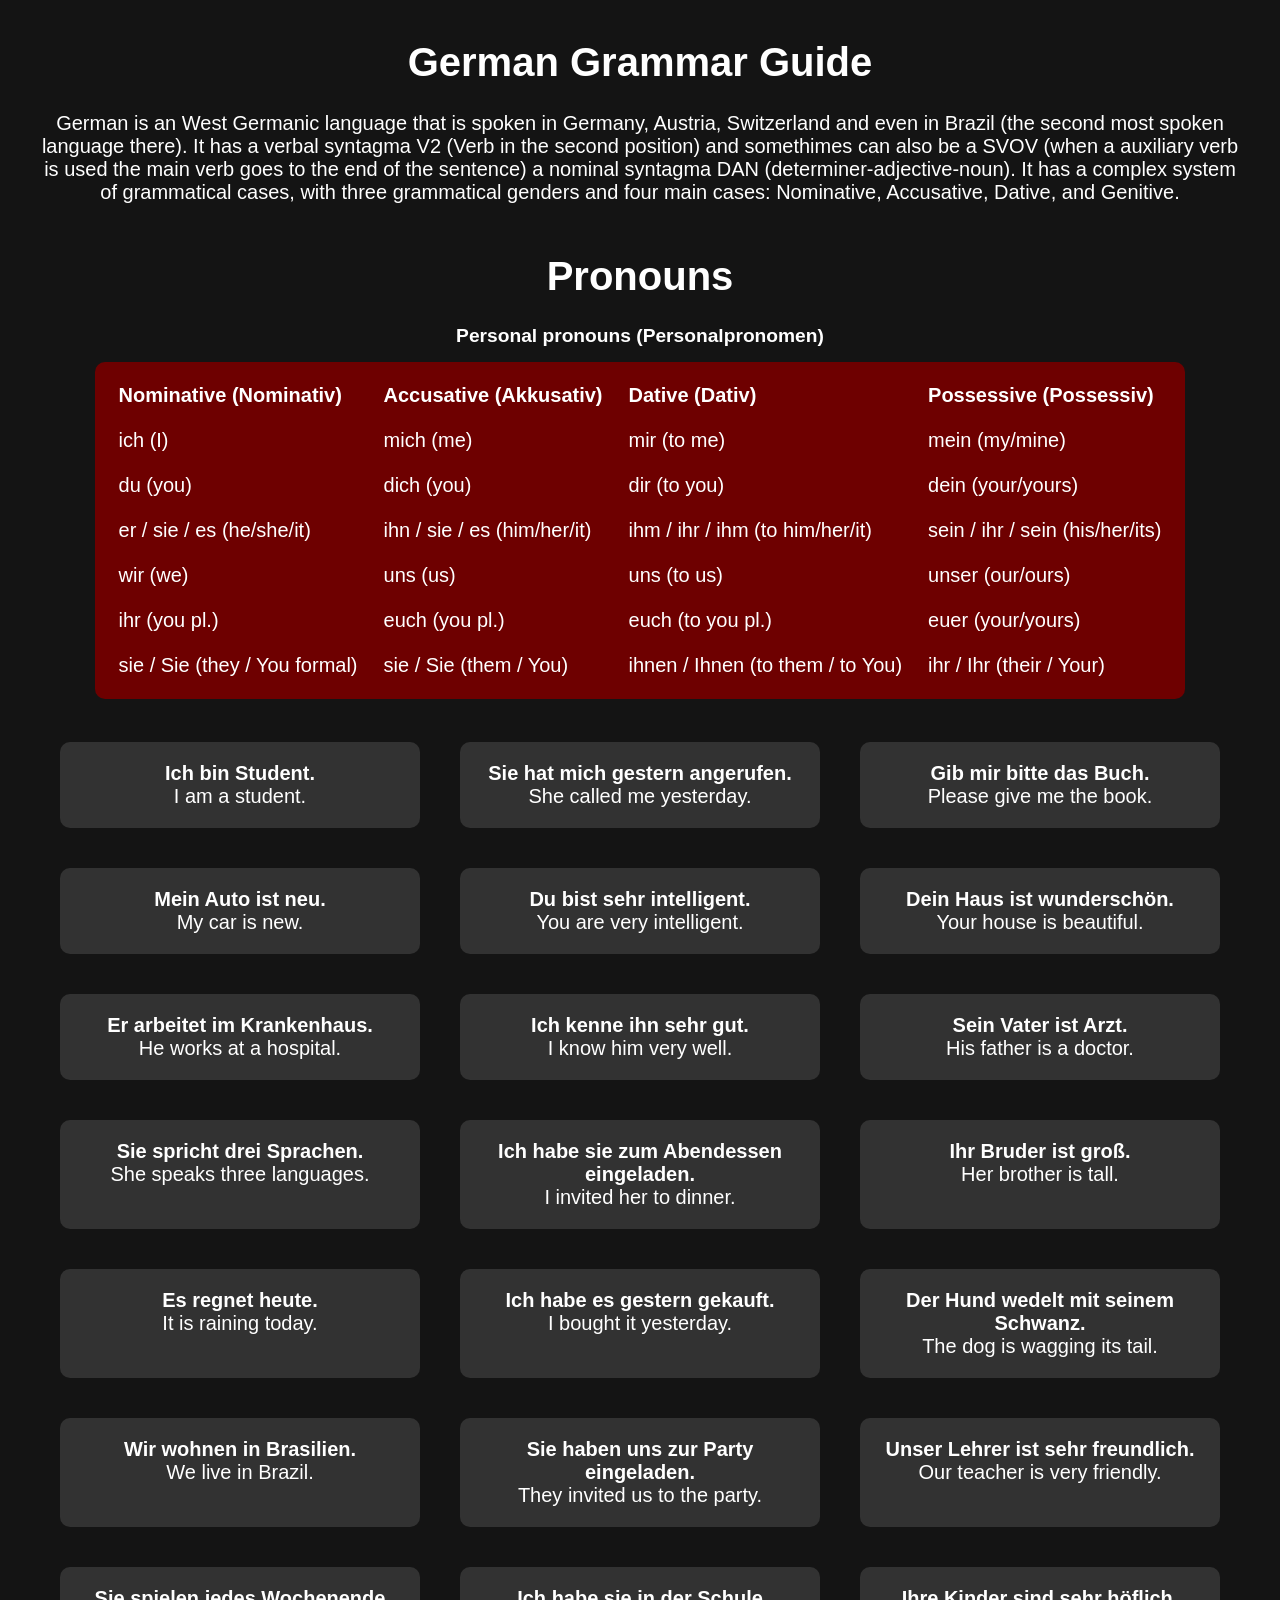
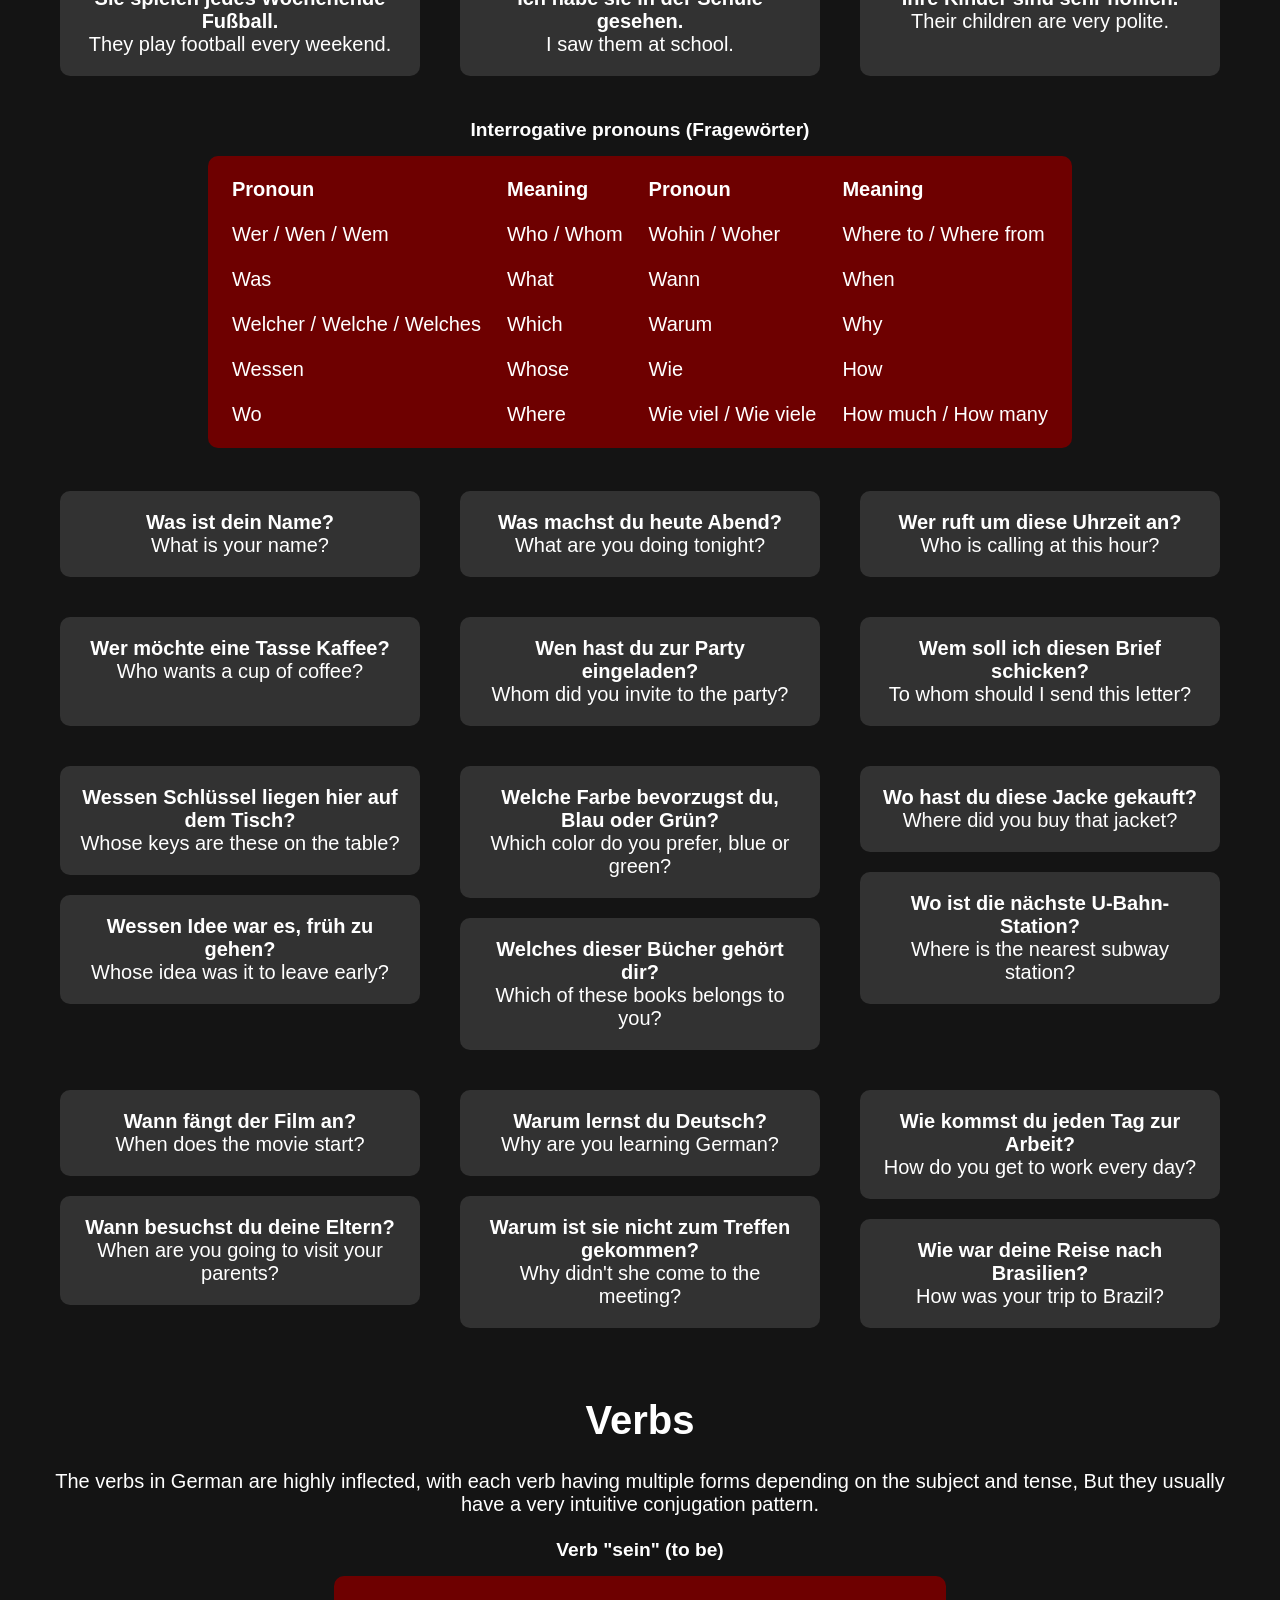
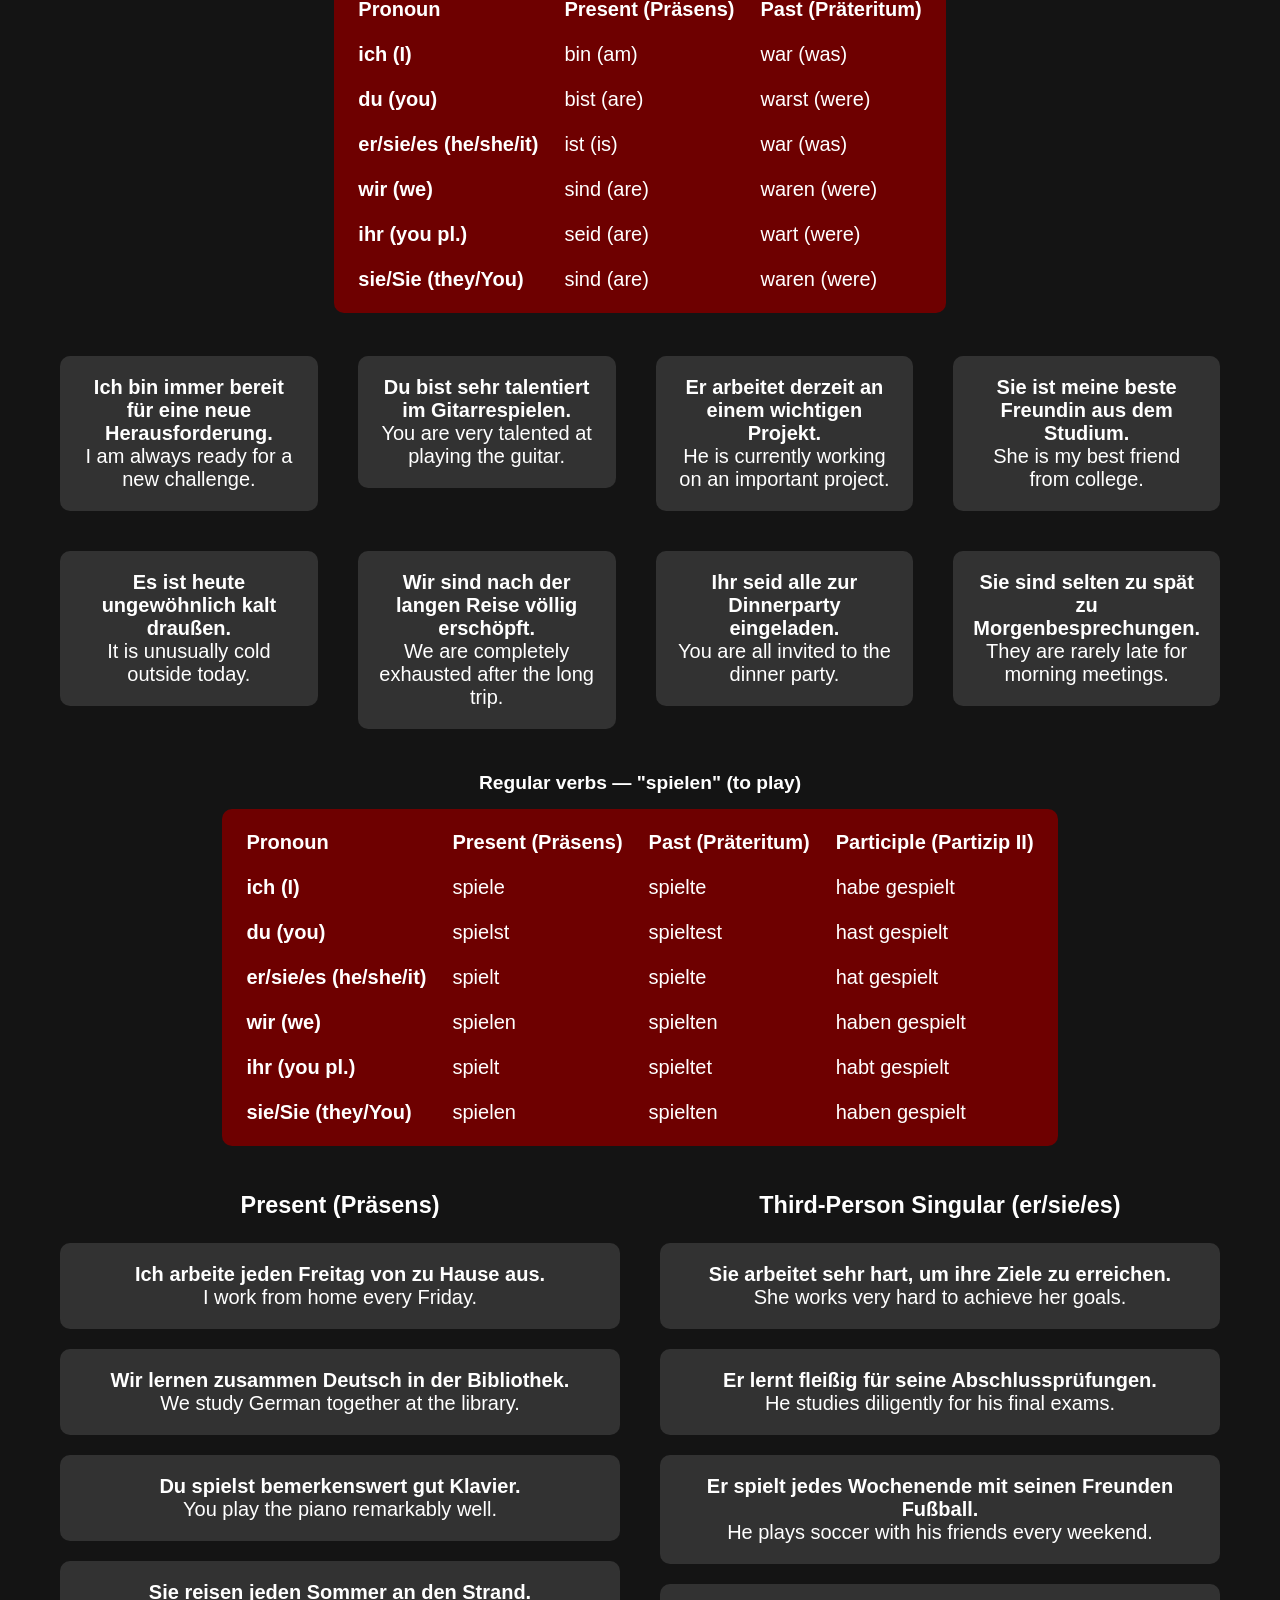
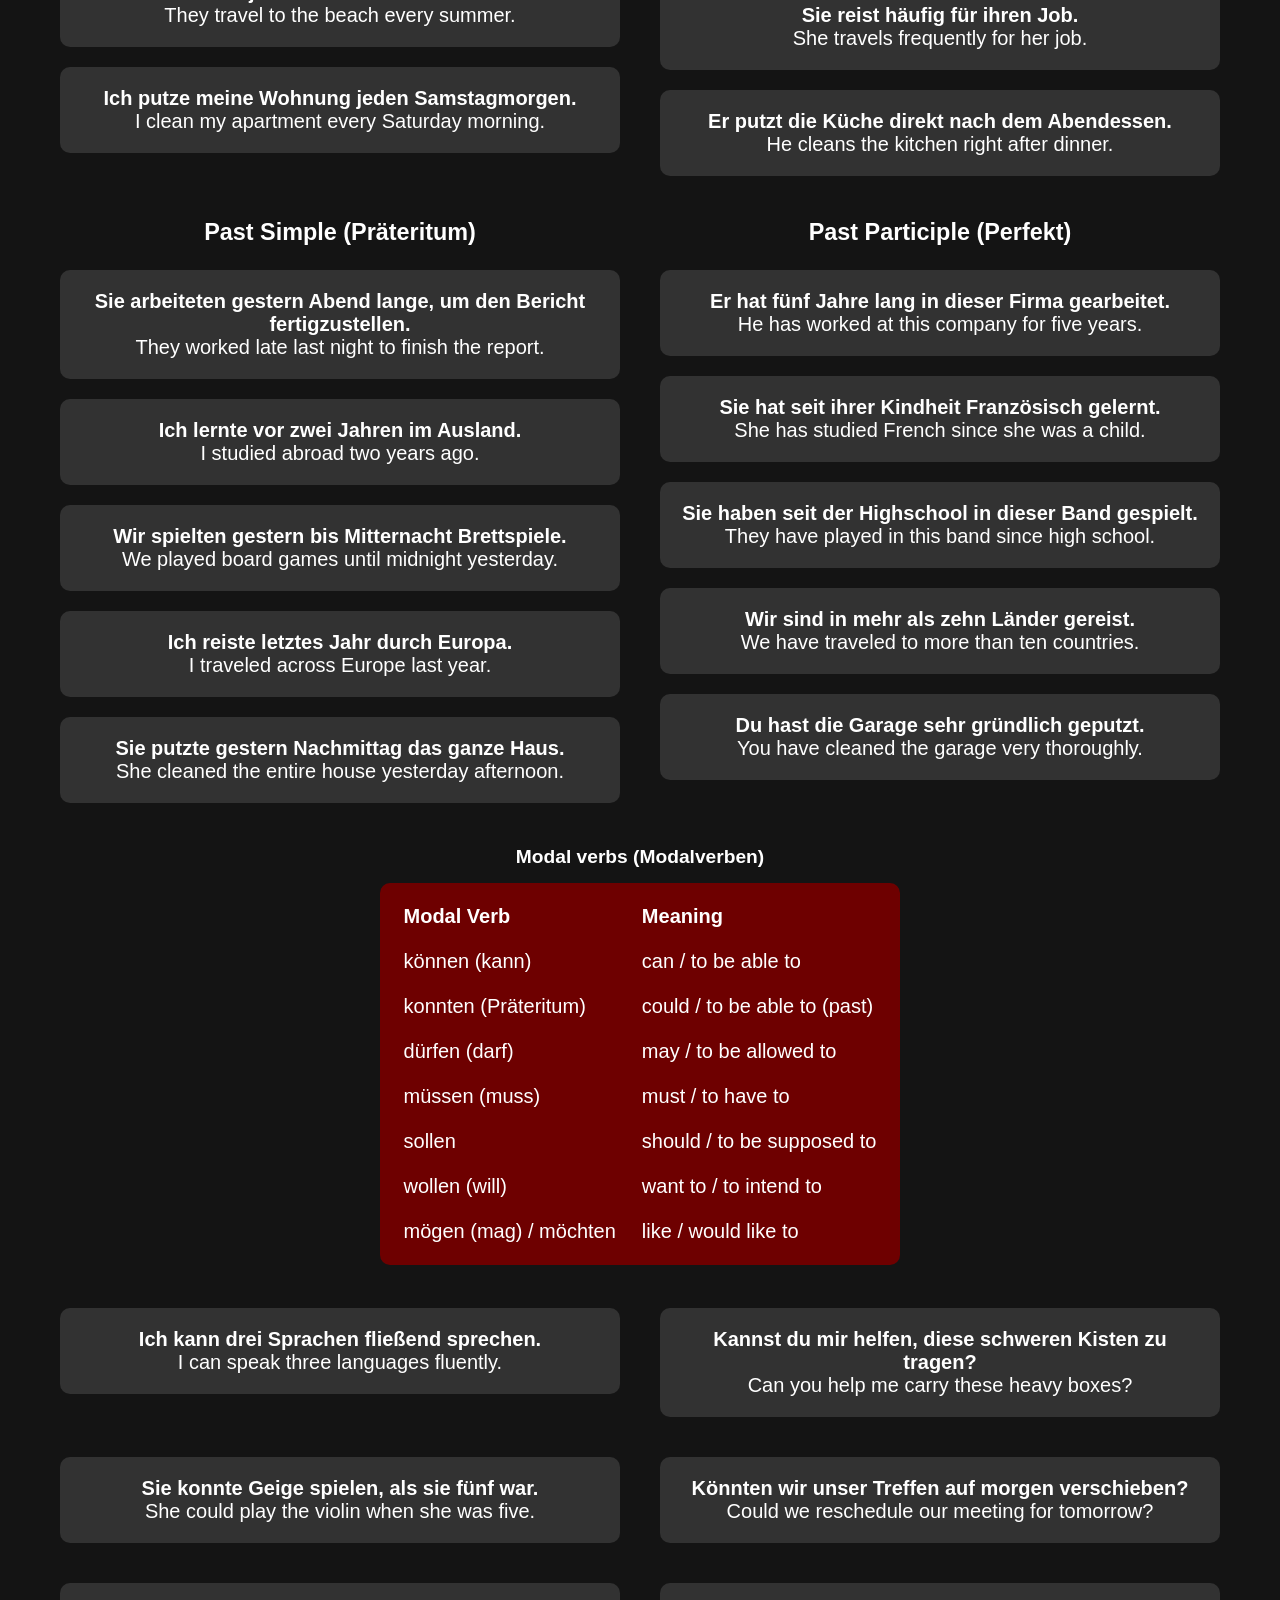
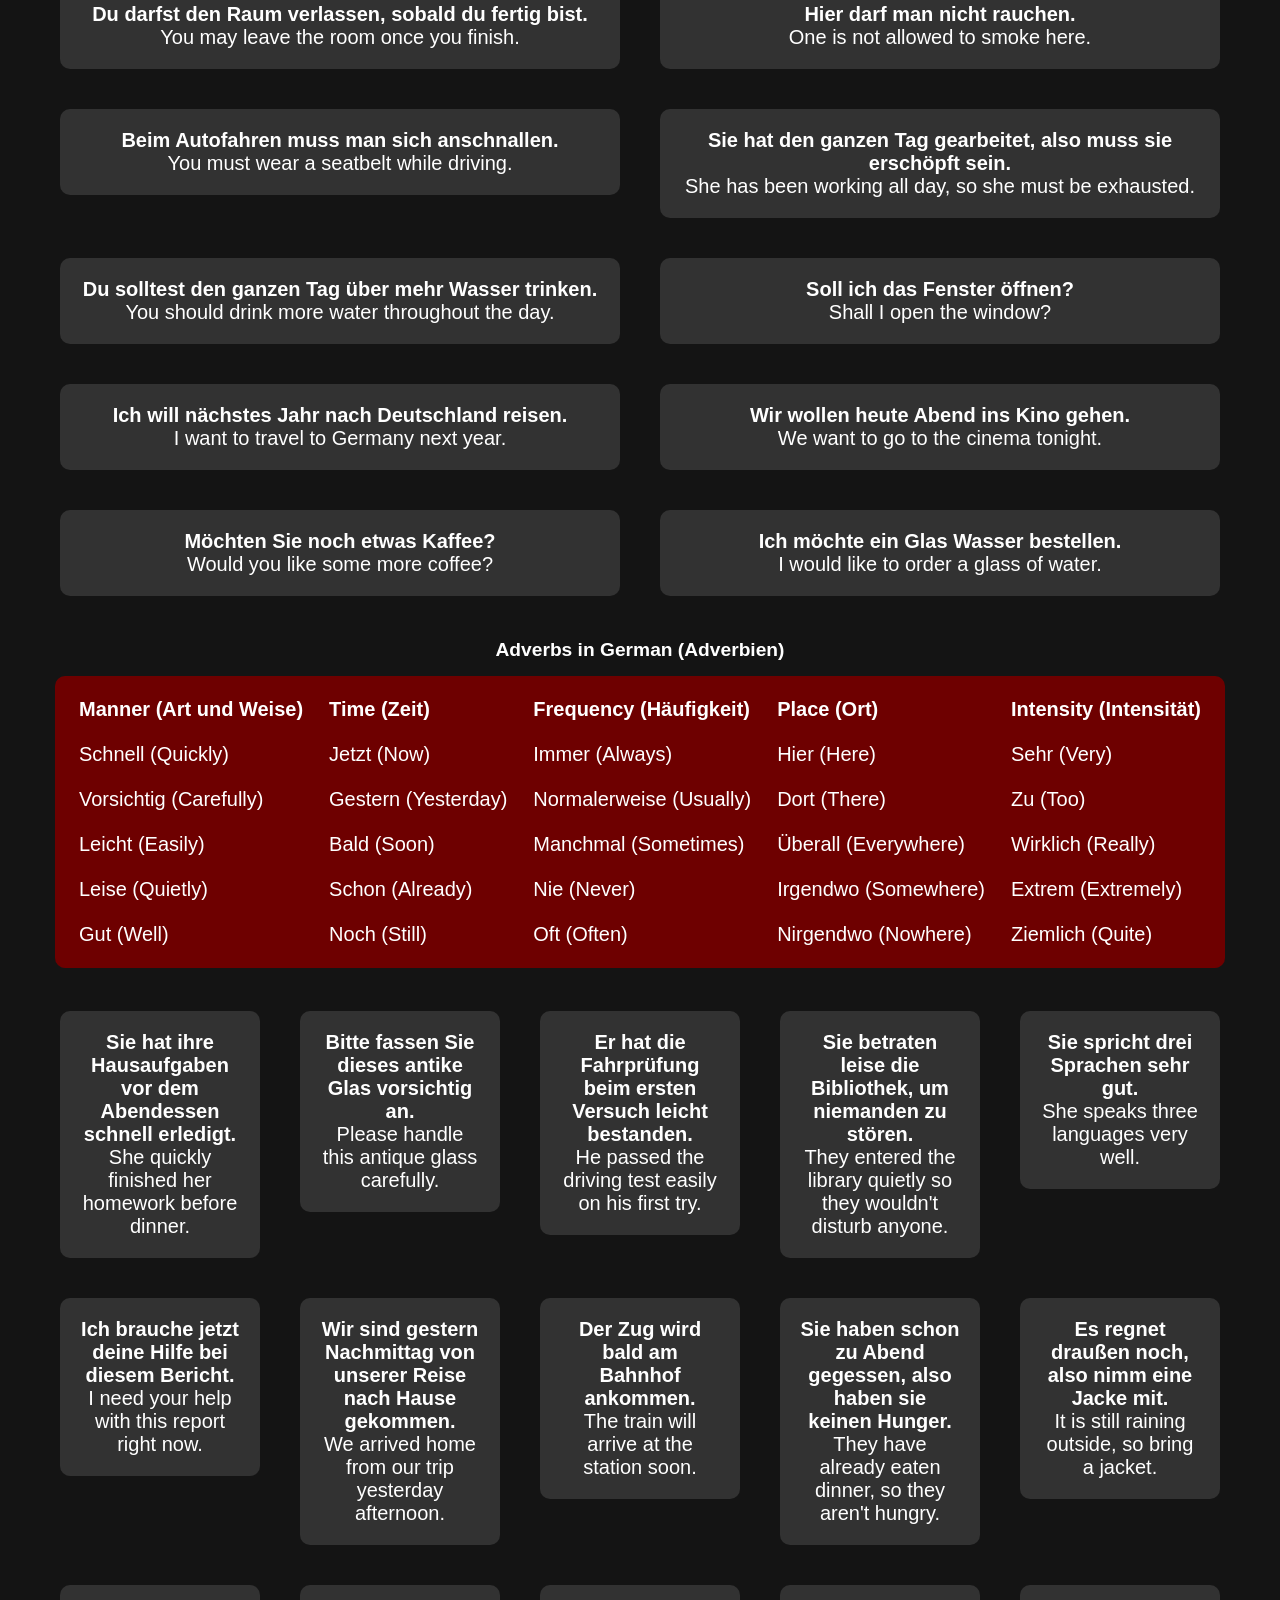
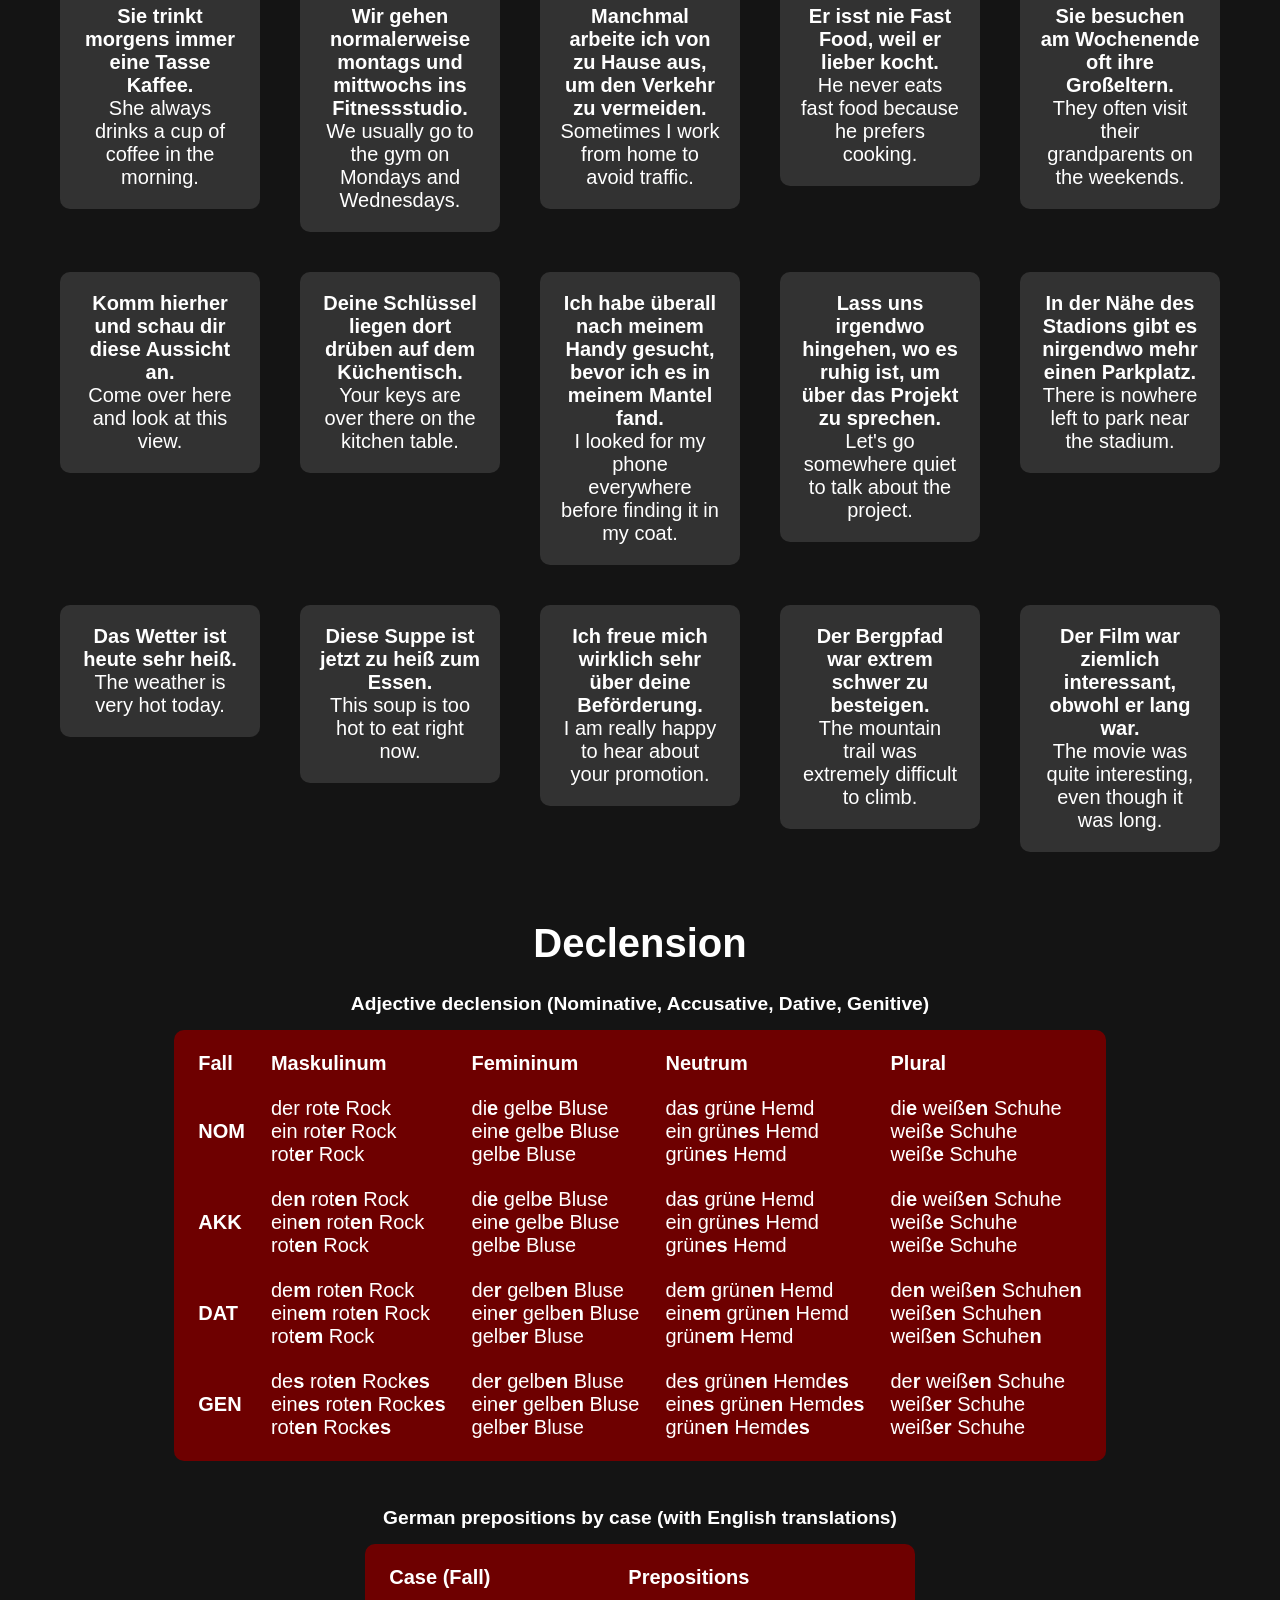
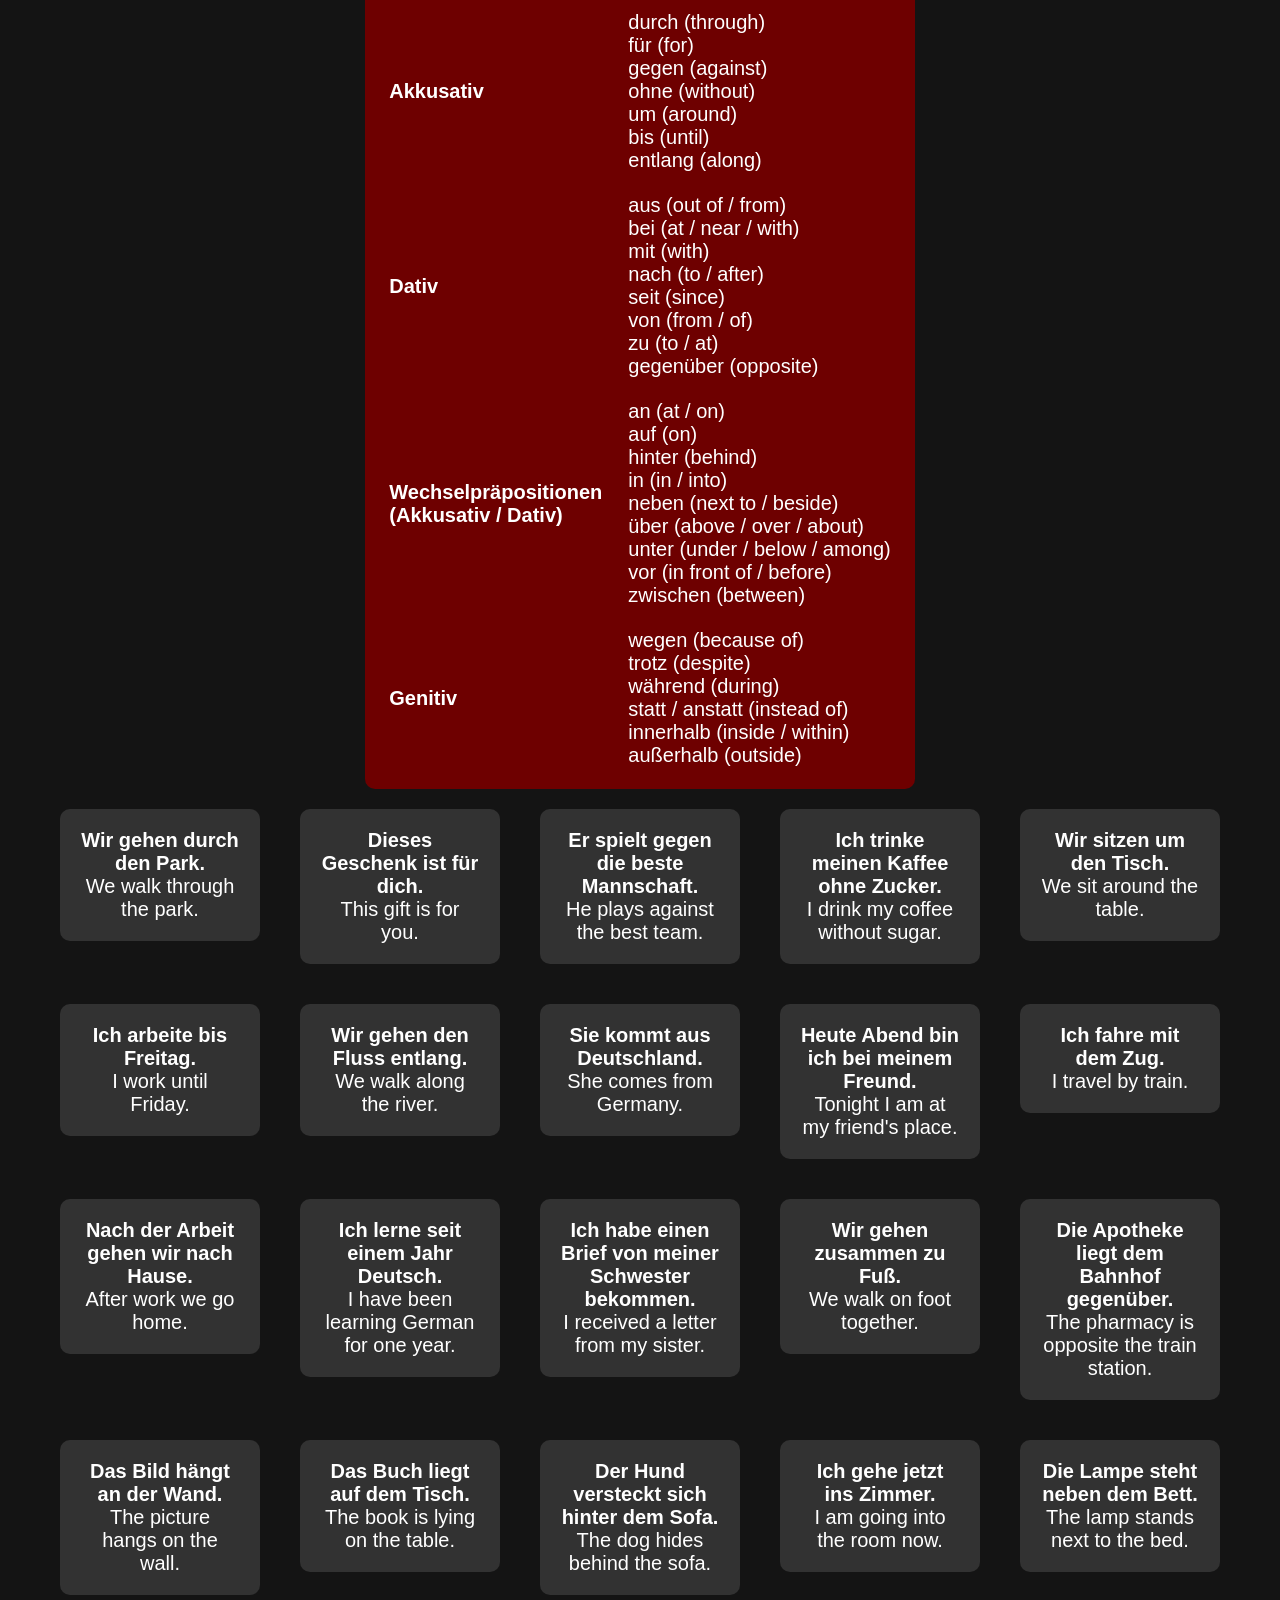
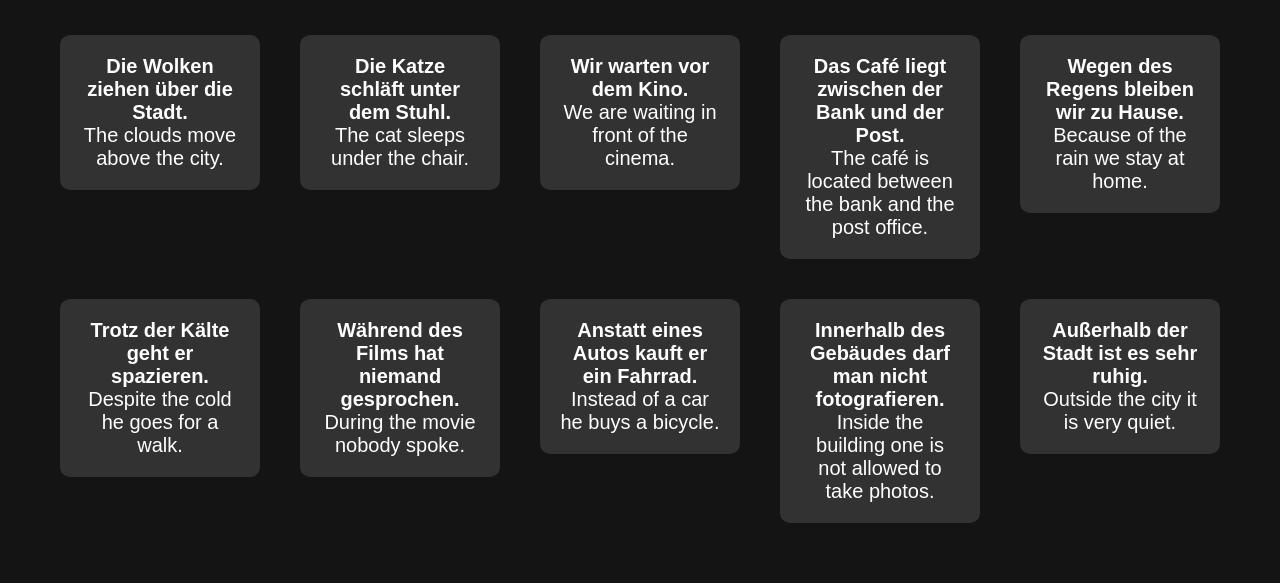
<file: german/gergrammar.html>
<!DOCTYPE html>
<html lang="de">

<head>
  <meta charset="UTF-8">
  <meta name="viewport" content="width=device-width, initial-scale=1.0">
  <title>German Grammar Guide</title>
  <link rel="stylesheet" href="../german/gergrammar.css">
</head>

<body>
  <h1>German Grammar Guide</h1>
  <div>German is an West Germanic language that is spoken in Germany, Austria, Switzerland and even in Brazil (the second most spoken language there). It has a verbal syntagma V2 (Verb in the second position) and somethimes can also be a SVOV (when a auxiliary verb is used the main verb goes to the end of the sentence) a nominal syntagma DAN (determiner-adjective-noun). It has a complex system of grammatical cases, with three grammatical genders and four main cases: Nominative, Accusative, Dative, and Genitive.
  </div>
  <br>
  <h1>Pronouns</h1>
  <table class="table"> <!--PERSONAL PRONOUNS-->
    <caption>Personal pronouns (Personalpronomen)</caption>
    <thead>
      <tr>
        <th>Nominative (Nominativ)</th>
        <th>Accusative (Akkusativ)</th>
        <th>Dative (Dativ)</th>
        <th>Possessive (Possessiv)</th>
      </tr>
    </thead>
    <tbody>
      <tr>
        <td>ich (I)</td>
        <td>mich (me)</td>
        <td>mir (to me)</td>
        <td>mein (my/mine)</td>
      </tr>
      <tr>
        <td>du (you)</td>
        <td>dich (you)</td>
        <td>dir (to you)</td>
        <td>dein (your/yours)</td>
      </tr>
      <tr>
        <td>er / sie / es (he/she/it)</td>
        <td>ihn / sie / es (him/her/it)</td>
        <td>ihm / ihr / ihm (to him/her/it)</td>
        <td>sein / ihr / sein (his/her/its)</td>
      </tr>
      <tr>
        <td>wir (we)</td>
        <td>uns (us)</td>
        <td>uns (to us)</td>
        <td>unser (our/ours)</td>
      </tr>
      <tr>
        <td>ihr (you pl.)</td>
        <td>euch (you pl.)</td>
        <td>euch (to you pl.)</td>
        <td>euer (your/yours)</td>
      </tr>
      <tr>
        <td>sie / Sie (they / You formal)</td>
        <td>sie / Sie (them / You)</td>
        <td>ihnen / Ihnen (to them / to You)</td>
        <td>ihr / Ihr (their / Your)</td>
      </tr>
    </tbody>
  </table>
  <br>
  <div class="pronouns-grid">
    <div class="example-pair">
      <div><strong>Ich bin Student.</strong></div>
      <div>I am a student.</div>
    </div>
    <div class="example-pair">
      <div><strong>Sie hat mich gestern angerufen.</strong></div>
      <div>She called me yesterday.</div>
    </div>
    <div class="example-pair">
      <div><strong>Gib mir bitte das Buch.</strong></div>
      <div>Please give me the book.</div>
    </div>
    <div class="example-pair">
      <div><strong>Mein Auto ist neu.</strong></div>
      <div>My car is new.</div>
    </div>
    <div class="example-pair">
      <div><strong>Du bist sehr intelligent.</strong></div>
      <div>You are very intelligent.</div>
    </div>
    <div class="example-pair">
      <div><strong>Dein Haus ist wunderschön.</strong></div>
      <div>Your house is beautiful.</div>
    </div>
    <div class="example-pair">
      <div><strong>Er arbeitet im Krankenhaus.</strong></div>
      <div>He works at a hospital.</div>
    </div>
    <div class="example-pair">
      <div><strong>Ich kenne ihn sehr gut.</strong></div>
      <div>I know him very well.</div>
    </div>
    <div class="example-pair">
      <div><strong>Sein Vater ist Arzt.</strong></div>
      <div>His father is a doctor.</div>
    </div>
    <div class="example-pair">
      <div><strong>Sie spricht drei Sprachen.</strong></div>
      <div>She speaks three languages.</div>
    </div>
    <div class="example-pair">
      <div><strong>Ich habe sie zum Abendessen eingeladen.</strong></div>
      <div>I invited her to dinner.</div>
    </div>
    <div class="example-pair">
      <div><strong>Ihr Bruder ist groß.</strong></div>
      <div>Her brother is tall.</div>
    </div>
    <div class="example-pair">
      <div><strong>Es regnet heute.</strong></div>
      <div>It is raining today.</div>
    </div>
    <div class="example-pair">
      <div><strong>Ich habe es gestern gekauft.</strong></div>
      <div>I bought it yesterday.</div>
    </div>
    <div class="example-pair">
      <div><strong>Der Hund wedelt mit seinem Schwanz.</strong></div>
      <div>The dog is wagging its tail.</div>
    </div>
    <div class="example-pair">
      <div><strong>Wir wohnen in Brasilien.</strong></div>
      <div>We live in Brazil.</div>
    </div>
    <div class="example-pair">
      <div><strong>Sie haben uns zur Party eingeladen.</strong></div>
      <div>They invited us to the party.</div>
    </div>
    <div class="example-pair">
      <div><strong>Unser Lehrer ist sehr freundlich.</strong></div>
      <div>Our teacher is very friendly.</div>
    </div>
    <div class="example-pair">
      <div><strong>Sie spielen jedes Wochenende Fußball.</strong></div>
      <div>They play football every weekend.</div>
    </div>
    <div class="example-pair">
      <div><strong>Ich habe sie in der Schule gesehen.</strong></div>
      <div>I saw them at school.</div>
    </div>
    <div class="example-pair">
      <div><strong>Ihre Kinder sind sehr höflich.</strong></div>
      <div>Their children are very polite.</div>
    </div>
  </div>
  <br>
  <table class="table"> <!--INTERROGATIVE PRONOUNS-->
    <caption>Interrogative pronouns (Fragewörter)</caption>
    <thead>
      <tr>
        <th>Pronoun</th>
        <th>Meaning</th>
        <th>Pronoun</th>
        <th>Meaning</th>
      </tr>
    </thead>
    <tbody>
      <tr>
        <td>Wer / Wen / Wem</td>
        <td>Who / Whom</td>
        <td>Wohin / Woher</td>
        <td>Where to / Where from</td>
      </tr>
      <tr>
        <td>Was</td>
        <td>What</td>
        <td>Wann</td>
        <td>When</td>
      </tr>
      <tr>
        <td>Welcher / Welche / Welches</td>
        <td>Which</td>
        <td>Warum</td>
        <td>Why</td>
      </tr>
      <tr>
        <td>Wessen</td>
        <td>Whose</td>
        <td>Wie</td>
        <td>How</td>
      </tr>
      <tr>
        <td>Wo</td>
        <td>Where</td>
        <td>Wie viel / Wie viele</td>
        <td>How much / How many</td>
      </tr>
    </tbody>
  </table>
  <br>
  <div class="interrogative-pronouns">
    <div class="example-pair">
      <div><strong>Was ist dein Name?</strong></div>
      <div>What is your name?</div>
    </div>
    <div class="example-pair">
      <div><strong>Was machst du heute Abend?</strong></div>
      <div>What are you doing tonight?</div>
    </div>
    <div class="example-pair">
      <div><strong>Wer ruft um diese Uhrzeit an?</strong></div>
      <div>Who is calling at this hour?</div>
    </div>
    <div class="example-pair">
      <div><strong>Wer möchte eine Tasse Kaffee?</strong></div>
      <div>Who wants a cup of coffee?</div>
    </div>

    <div class="example-pair">
      <div><strong>Wen hast du zur Party eingeladen?</strong></div>
      <div>Whom did you invite to the party?</div>
    </div>
    <div class="example-pair">
      <div><strong>Wem soll ich diesen Brief schicken?</strong></div>
      <div>To whom should I send this letter?</div>
    </div>

    <div class="pronoun-group">
      <div class="example-pair">
        <div><strong>Wessen Schlüssel liegen hier auf dem Tisch?</strong></div>
        <div>Whose keys are these on the table?</div>
      </div>
      <div class="example-pair">
        <div><strong>Wessen Idee war es, früh zu gehen?</strong></div>
        <div>Whose idea was it to leave early?</div>
      </div>
    </div>
    <div class="pronoun-group">
      <div class="example-pair">
        <div><strong>Welche Farbe bevorzugst du, Blau oder Grün?</strong></div>
        <div>Which color do you prefer, blue or green?</div>
      </div>
      <div class="example-pair">
        <div><strong>Welches dieser Bücher gehört dir?</strong></div>
        <div>Which of these books belongs to you?</div>
      </div>
    </div>

    <div class="pronoun-group">
      <div class="example-pair">
        <div><strong>Wo hast du diese Jacke gekauft?</strong></div>
        <div>Where did you buy that jacket?</div>
      </div>
      <div class="example-pair">
        <div><strong>Wo ist die nächste U-Bahn-Station?</strong></div>
        <div>Where is the nearest subway station?</div>
      </div>
    </div>

    <div class="pronoun-group">
      <div class="example-pair">
        <div><strong>Wann fängt der Film an?</strong></div>
        <div>When does the movie start?</div>
      </div>
      <div class="example-pair">
        <div><strong>Wann besuchst du deine Eltern?</strong></div>
        <div>When are you going to visit your parents?</div>
      </div>
    </div>

    <div class="pronoun-group">
      <div class="example-pair">
        <div><strong>Warum lernst du Deutsch?</strong></div>
        <div>Why are you learning German?</div>
      </div>
      <div class="example-pair">
        <div><strong>Warum ist sie nicht zum Treffen gekommen?</strong></div>
        <div>Why didn't she come to the meeting?</div>
      </div>
    </div>

    <div class="pronoun-group">
      <div class="example-pair">
        <div><strong>Wie kommst du jeden Tag zur Arbeit?</strong></div>
        <div>How do you get to work every day?</div>
      </div>
      <div class="example-pair">
        <div><strong>Wie war deine Reise nach Brasilien?</strong></div>
        <div>How was your trip to Brazil?</div>
      </div>
    </div>
  </div>

  <br>
  <h1>Verbs</h1>
  <div>The verbs in German are highly inflected, with each verb having multiple forms depending on the subject and tense, But they usually have a very intuitive conjugation pattern.</div>
  <br>
  <table class="table"> <!--VERB TO BE (SEIN)-->
    <caption>Verb "sein" (to be)</caption>
    <thead>
      <tr>
        <th>Pronoun</th>
        <th>Present (Präsens)</th>
        <th>Past (Präteritum)</th>
      </tr>
    </thead>
    <tbody>
      <tr>
        <th>ich (I)</th>
        <td>bin (am)</td>
        <td>war (was)</td>
      </tr>
      <tr>
        <th>du (you)</th>
        <td>bist (are)</td>
        <td>warst (were)</td>
      </tr>
      <tr>
        <th>er/sie/es (he/she/it)</th>
        <td>ist (is)</td>
        <td>war (was)</td>
      </tr>
      <tr>
        <th>wir (we)</th>
        <td>sind (are)</td>
        <td>waren (were)</td>
      </tr>
      <tr>
        <th>ihr (you pl.)</th>
        <td>seid (are)</td>
        <td>wart (were)</td>
      </tr>
      <tr>
        <th>sie/Sie (they/You)</th>
        <td>sind (are)</td>
        <td>waren (were)</td>
      </tr>
    </tbody>
  </table>
  <br>
  <div class="verb-to-be">
    <div class="conjugation-group">
      <div class="example-pair">
        <div><strong>Ich bin immer bereit für eine neue Herausforderung.</strong></div>
        <div>I am always ready for a new challenge.</div>
      </div>
    </div>

    <div class="conjugation-group">
      <div class="example-pair">
        <div><strong>Du bist sehr talentiert im Gitarrespielen.</strong></div>
        <div>You are very talented at playing the guitar.</div>
      </div>
    </div>

    <div class="conjugation-group">
      <div class="example-pair">
        <div><strong>Er arbeitet derzeit an einem wichtigen Projekt.</strong></div>
        <div>He is currently working on an important project.</div>
      </div>
    </div>

    <div class="conjugation-group">
      <div class="example-pair">
        <div><strong>Sie ist meine beste Freundin aus dem Studium.</strong></div>
        <div>She is my best friend from college.</div>
      </div>
    </div>

    <div class="conjugation-group">
      <div class="example-pair">
        <div><strong>Es ist heute ungewöhnlich kalt draußen.</strong></div>
        <div>It is unusually cold outside today.</div>
      </div>
    </div>

    <div class="conjugation-group">
      <div class="example-pair">
        <div><strong>Wir sind nach der langen Reise völlig erschöpft.</strong></div>
        <div>We are completely exhausted after the long trip.</div>
      </div>
    </div>

    <div class="conjugation-group">
      <div class="example-pair">
        <div><strong>Ihr seid alle zur Dinnerparty eingeladen.</strong></div>
        <div>You are all invited to the dinner party.</div>
      </div>
    </div>

    <div class="conjugation-group">
      <div class="example-pair">
        <div><strong>Sie sind selten zu spät zu Morgenbesprechungen.</strong></div>
        <div>They are rarely late for morning meetings.</div>
      </div>
    </div>
  </div>
  <br>
  <table class="table"> <!--REGULAR VERBS (SPIELEN - TO PLAY)-->
    <caption>Regular verbs — "spielen" (to play)</caption>
    <thead>
      <tr>
        <th>Pronoun</th>
        <th>Present (Präsens)</th>
        <th>Past (Präteritum)</th>
        <th>Participle (Partizip II)</th>
      </tr>
    </thead>
    <tbody>
      <tr>
        <th>ich (I)</th>
        <td>spiele</td>
        <td>spielte</td>
        <td>habe gespielt</td>
      </tr>
      <tr>
        <th>du (you)</th>
        <td>spielst</td>
        <td>spieltest</td>
        <td>hast gespielt</td>
      </tr>
      <tr>
        <th>er/sie/es (he/she/it)</th>
        <td>spielt</td>
        <td>spielte</td>
        <td>hat gespielt</td>
      </tr>
      <tr>
        <th>wir (we)</th>
        <td>spielen</td>
        <td>spielten</td>
        <td>haben gespielt</td>
      </tr>
      <tr>
        <th>ihr (you pl.)</th>
        <td>spielt</td>
        <td>spieltet</td>
        <td>habt gespielt</td>
      </tr>
      <tr>
        <th>sie/Sie (they/You)</th>
        <td>spielen</td>
        <td>spielten</td>
        <td>haben gespielt</td>
      </tr>
    </tbody>
  </table>
  <br>
  <div class="regular-verbs-by-conjugation">
    <!-- (Present / Präsens - 1st Person) -->
    <div class="conjugation-group">
      <h3>Present (Präsens)</h3>
      <div class="example-pair">
        <div><strong>Ich arbeite jeden Freitag von zu Hause aus.</strong></div>
        <div>I work from home every Friday.</div>
      </div>
      <div class="example-pair">
        <div><strong>Wir lernen zusammen Deutsch in der Bibliothek.</strong></div>
        <div>We study German together at the library.</div>
      </div>
      <div class="example-pair">
        <div><strong>Du spielst bemerkenswert gut Klavier.</strong></div>
        <div>You play the piano remarkably well.</div>
      </div>
      <div class="example-pair">
        <div><strong>Sie reisen jeden Sommer an den Strand.</strong></div>
        <div>They travel to the beach every summer.</div>
      </div>
      <div class="example-pair">
        <div><strong>Ich putze meine Wohnung jeden Samstagmorgen.</strong></div>
        <div>I clean my apartment every Saturday morning.</div>
      </div>
    </div>

    <!-- (Third-Person Singular) -->
    <div class="conjugation-group">
      <h3>Third-Person Singular (er/sie/es)</h3>
      <div class="example-pair">
        <div><strong>Sie arbeitet sehr hart, um ihre Ziele zu erreichen.</strong></div>
        <div>She works very hard to achieve her goals.</div>
      </div>
      <div class="example-pair">
        <div><strong>Er lernt fleißig für seine Abschlussprüfungen.</strong></div>
        <div>He studies diligently for his final exams.</div>
      </div>
      <div class="example-pair">
        <div><strong>Er spielt jedes Wochenende mit seinen Freunden Fußball.</strong></div>
        <div>He plays soccer with his friends every weekend.</div>
      </div>
      <div class="example-pair">
        <div><strong>Sie reist häufig für ihren Job.</strong></div>
        <div>She travels frequently for her job.</div>
      </div>
      <div class="example-pair">
        <div><strong>Er putzt die Küche direkt nach dem Abendessen.</strong></div>
        <div>He cleans the kitchen right after dinner.</div>
      </div>
    </div>

    <!-- (Past Simple / Präteritum) -->
    <div class="conjugation-group">
      <h3>Past Simple (Präteritum)</h3>
      <div class="example-pair">
        <div><strong>Sie arbeiteten gestern Abend lange, um den Bericht fertigzustellen.</strong></div>
        <div>They worked late last night to finish the report.</div>
      </div>
      <div class="example-pair">
        <div><strong>Ich lernte vor zwei Jahren im Ausland.</strong></div>
        <div>I studied abroad two years ago.</div>
      </div>
      <div class="example-pair">
        <div><strong>Wir spielten gestern bis Mitternacht Brettspiele.</strong></div>
        <div>We played board games until midnight yesterday.</div>
      </div>
      <div class="example-pair">
        <div><strong>Ich reiste letztes Jahr durch Europa.</strong></div>
        <div>I traveled across Europe last year.</div>
      </div>
      <div class="example-pair">
        <div><strong>Sie putzte gestern Nachmittag das ganze Haus.</strong></div>
        <div>She cleaned the entire house yesterday afternoon.</div>
      </div>
    </div>

    <!-- (Past Participle / Perfekt) -->
    <div class="conjugation-group">
      <h3>Past Participle (Perfekt)</h3>
      <div class="example-pair">
        <div><strong>Er hat fünf Jahre lang in dieser Firma gearbeitet.</strong></div>
        <div>He has worked at this company for five years.</div>
      </div>
      <div class="example-pair">
        <div><strong>Sie hat seit ihrer Kindheit Französisch gelernt.</strong></div>
        <div>She has studied French since she was a child.</div>
      </div>
      <div class="example-pair">
        <div><strong>Sie haben seit der Highschool in dieser Band gespielt.</strong></div>
        <div>They have played in this band since high school.</div>
      </div>
      <div class="example-pair">
        <div><strong>Wir sind in mehr als zehn Länder gereist.</strong></div>
        <div>We have traveled to more than ten countries.</div>
      </div>
      <div class="example-pair">
        <div><strong>Du hast die Garage sehr gründlich geputzt.</strong></div>
        <div>You have cleaned the garage very thoroughly.</div>
      </div>
    </div>
  </div>
  <br>
  <table class="table"> <!--MODAL VERBS-->
    <caption>Modal verbs (Modalverben)</caption>
    <thead>
      <tr>
        <th>Modal Verb</th>
        <th>Meaning</th>
      </tr>
    </thead>
    <tbody>
      <tr>
        <td>können (kann)</td>
        <td>can / to be able to</td>
      </tr>
      <tr>
        <td>konnten (Präteritum)</td>
        <td>could / to be able to (past)</td>
      </tr>
      <tr>
        <td>dürfen (darf)</td>
        <td>may / to be allowed to</td>
      </tr>
      <tr>
        <td>müssen (muss)</td>
        <td>must / to have to</td>
      </tr>
      <tr>
        <td>sollen</td>
        <td>should / to be supposed to</td>
      </tr>
      <tr>
        <td>wollen (will)</td>
        <td>want to / to intend to</td>
      </tr>
      <tr>
        <td>mögen (mag) / möchten</td>
        <td>like / would like to</td>
      </tr>
    </tbody>
  </table>
  <br>
  <div class="modal-verbs">
    <!-- Können -->
    <div class="modal-group">
      <div class="example-pair">
        <div><strong>Ich kann drei Sprachen fließend sprechen.</strong></div>
        <div>I can speak three languages fluently.</div>
      </div>
    </div>

    <div class="modal-group">
      <div class="example-pair">
        <div><strong>Kannst du mir helfen, diese schweren Kisten zu tragen?</strong></div>
        <div>Can you help me carry these heavy boxes?</div>
      </div>
    </div>

    <!-- Konnten -->
    <div class="modal-group">
      <div class="example-pair">
        <div><strong>Sie konnte Geige spielen, als sie fünf war.</strong></div>
        <div>She could play the violin when she was five.</div>
      </div>
    </div>

    <div class="modal-group">
      <div class="example-pair">
        <div><strong>Könnten wir unser Treffen auf morgen verschieben?</strong></div>
        <div>Could we reschedule our meeting for tomorrow?</div>
      </div>
    </div>

    <!-- Dürfen -->
    <div class="modal-group">
      <div class="example-pair">
        <div><strong>Du darfst den Raum verlassen, sobald du fertig bist.</strong></div>
        <div>You may leave the room once you finish.</div>
      </div>
    </div>

    <div class="modal-group">
      <div class="example-pair">
        <div><strong>Hier darf man nicht rauchen.</strong></div>
        <div>One is not allowed to smoke here.</div>
      </div>
    </div>

    <!-- Müssen -->
    <div class="modal-group">
      <div class="example-pair">
        <div><strong>Beim Autofahren muss man sich anschnallen.</strong></div>
        <div>You must wear a seatbelt while driving.</div>
      </div>
    </div>

    <div class="modal-group">
      <div class="example-pair">
        <div><strong>Sie hat den ganzen Tag gearbeitet, also muss sie erschöpft sein.</strong></div>
        <div>She has been working all day, so she must be exhausted.</div>
      </div>
    </div>

    <!-- Sollen -->
    <div class="modal-group">
      <div class="example-pair">
        <div><strong>Du solltest den ganzen Tag über mehr Wasser trinken.</strong></div>
        <div>You should drink more water throughout the day.</div>
      </div>
    </div>

    <div class="modal-group">
      <div class="example-pair">
        <div><strong>Soll ich das Fenster öffnen?</strong></div>
        <div>Shall I open the window?</div>
      </div>
    </div>

    <!-- Wollen -->
    <div class="modal-group">
      <div class="example-pair">
        <div><strong>Ich will nächstes Jahr nach Deutschland reisen.</strong></div>
        <div>I want to travel to Germany next year.</div>
      </div>
    </div>

    <div class="modal-group">
      <div class="example-pair">
        <div><strong>Wir wollen heute Abend ins Kino gehen.</strong></div>
        <div>We want to go to the cinema tonight.</div>
      </div>
    </div>

    <!-- Möchten -->
    <div class="modal-group">
      <div class="example-pair">
        <div><strong>Möchten Sie noch etwas Kaffee?</strong></div>
        <div>Would you like some more coffee?</div>
      </div>
    </div>

    <div class="modal-group">
      <div class="example-pair">
        <div><strong>Ich möchte ein Glas Wasser bestellen.</strong></div>
        <div>I would like to order a glass of water.</div>
      </div>
    </div>
  </div>
  <br>
  <table class="table"> <!--ADVERBS-->
    <caption>Adverbs in German (Adverbien)</caption>
    <thead>
      <tr>
        <th>Manner (Art und Weise)</th>
        <th>Time (Zeit)</th>
        <th>Frequency (Häufigkeit)</th>
        <th>Place (Ort)</th>
        <th>Intensity (Intensität)</th>
      </tr>
    </thead>
    <tbody>
      <tr>
        <td>Schnell (Quickly)</td>
        <td>Jetzt (Now)</td>
        <td>Immer (Always)</td>
        <td>Hier (Here)</td>
        <td>Sehr (Very)</td>
      </tr>
      <tr>
        <td>Vorsichtig (Carefully)</td>
        <td>Gestern (Yesterday)</td>
        <td>Normalerweise (Usually)</td>
        <td>Dort (There)</td>
        <td>Zu (Too)</td>
      </tr>
      <tr>
        <td>Leicht (Easily)</td>
        <td>Bald (Soon)</td>
        <td>Manchmal (Sometimes)</td>
        <td>Überall (Everywhere)</td>
        <td>Wirklich (Really)</td>
      </tr>
      <tr>
        <td>Leise (Quietly)</td>
        <td>Schon (Already)</td>
        <td>Nie (Never)</td>
        <td>Irgendwo (Somewhere)</td>
        <td>Extrem (Extremely)</td>
      </tr>
      <tr>
        <td>Gut (Well)</td>
        <td>Noch (Still)</td>
        <td>Oft (Often)</td>
        <td>Nirgendwo (Nowhere)</td>
        <td>Ziemlich (Quite)</td>
      </tr>
    </tbody>
  </table>
  <br>
  <div class="adverbs">
    <!-- Schnell -->
    <div class="adverb-group">
      <div class="example-pair">
        <div><strong>Sie hat ihre Hausaufgaben vor dem Abendessen schnell erledigt.</strong></div>
        <div>She quickly finished her homework before dinner.</div>
      </div>
    </div>

    <!-- Vorsichtig -->
    <div class="adverb-group">
      <div class="example-pair">
        <div><strong>Bitte fassen Sie dieses antike Glas vorsichtig an.</strong></div>
        <div>Please handle this antique glass carefully.</div>
      </div>
    </div>

    <!-- Leicht -->
    <div class="adverb-group">
      <div class="example-pair">
        <div><strong>Er hat die Fahrprüfung beim ersten Versuch leicht bestanden.</strong></div>
        <div>He passed the driving test easily on his first try.</div>
      </div>
    </div>

    <!-- Leise -->
    <div class="adverb-group">
      <div class="example-pair">
        <div><strong>Sie betraten leise die Bibliothek, um niemanden zu stören.</strong></div>
        <div>They entered the library quietly so they wouldn't disturb anyone.</div>
      </div>
    </div>

    <!-- Gut -->
    <div class="adverb-group">
      <div class="example-pair">
        <div><strong>Sie spricht drei Sprachen sehr gut.</strong></div>
        <div>She speaks three languages very well.</div>
      </div>
    </div>

    <!-- Jetzt -->
    <div class="adverb-group">
      <div class="example-pair">
        <div><strong>Ich brauche jetzt deine Hilfe bei diesem Bericht.</strong></div>
        <div>I need your help with this report right now.</div>
      </div>
    </div>

    <!-- Gestern -->
    <div class="adverb-group">
      <div class="example-pair">
        <div><strong>Wir sind gestern Nachmittag von unserer Reise nach Hause gekommen.</strong></div>
        <div>We arrived home from our trip yesterday afternoon.</div>
      </div>
    </div>

    <!-- Bald -->
    <div class="adverb-group">
      <div class="example-pair">
        <div><strong>Der Zug wird bald am Bahnhof ankommen.</strong></div>
        <div>The train will arrive at the station soon.</div>
      </div>
    </div>

    <!-- Schon -->
    <div class="adverb-group">
      <div class="example-pair">
        <div><strong>Sie haben schon zu Abend gegessen, also haben sie keinen Hunger.</strong></div>
        <div>They have already eaten dinner, so they aren't hungry.</div>
      </div>
    </div>

    <!-- Noch -->
    <div class="adverb-group">
      <div class="example-pair">
        <div><strong>Es regnet draußen noch, also nimm eine Jacke mit.</strong></div>
        <div>It is still raining outside, so bring a jacket.</div>
      </div>
    </div>

    <!-- Immer -->
    <div class="adverb-group">
      <div class="example-pair">
        <div><strong>Sie trinkt morgens immer eine Tasse Kaffee.</strong></div>
        <div>She always drinks a cup of coffee in the morning.</div>
      </div>
    </div>

    <!-- Normalerweise -->
    <div class="adverb-group">
      <div class="example-pair">
        <div><strong>Wir gehen normalerweise montags und mittwochs ins Fitnessstudio.</strong></div>
        <div>We usually go to the gym on Mondays and Wednesdays.</div>
      </div>
    </div>

    <!-- Manchmal -->
    <div class="adverb-group">
      <div class="example-pair">
        <div><strong>Manchmal arbeite ich von zu Hause aus, um den Verkehr zu vermeiden.</strong></div>
        <div>Sometimes I work from home to avoid traffic.</div>
      </div>
    </div>

    <!-- Nie -->
    <div class="adverb-group">
      <div class="example-pair">
        <div><strong>Er isst nie Fast Food, weil er lieber kocht.</strong></div>
        <div>He never eats fast food because he prefers cooking.</div>
      </div>
    </div>

    <!-- Oft -->
    <div class="adverb-group">
      <div class="example-pair">
        <div><strong>Sie besuchen am Wochenende oft ihre Großeltern.</strong></div>
        <div>They often visit their grandparents on the weekends.</div>
      </div>
    </div>

    <!-- Hier -->
    <div class="adverb-group">
      <div class="example-pair">
        <div><strong>Komm hierher und schau dir diese Aussicht an.</strong></div>
        <div>Come over here and look at this view.</div>
      </div>
    </div>

    <!-- Dort -->
    <div class="adverb-group">
      <div class="example-pair">
        <div><strong>Deine Schlüssel liegen dort drüben auf dem Küchentisch.</strong></div>
        <div>Your keys are over there on the kitchen table.</div>
      </div>
    </div>

    <!-- Überall -->
    <div class="adverb-group">
      <div class="example-pair">
        <div><strong>Ich habe überall nach meinem Handy gesucht, bevor ich es in meinem Mantel fand.</strong></div>
        <div>I looked for my phone everywhere before finding it in my coat.</div>
      </div>
    </div>

    <!-- Irgendwo -->
    <div class="adverb-group">
      <div class="example-pair">
        <div><strong>Lass uns irgendwo hingehen, wo es ruhig ist, um über das Projekt zu sprechen.</strong></div>
        <div>Let's go somewhere quiet to talk about the project.</div>
      </div>
    </div>

    <!-- Nirgendwo -->
    <div class="adverb-group">
      <div class="example-pair">
        <div><strong>In der Nähe des Stadions gibt es nirgendwo mehr einen Parkplatz.</strong></div>
        <div>There is nowhere left to park near the stadium.</div>
      </div>
    </div>

    <!-- Sehr -->
    <div class="adverb-group">
      <div class="example-pair">
        <div><strong>Das Wetter ist heute sehr heiß.</strong></div>
        <div>The weather is very hot today.</div>
      </div>
    </div>

    <!-- Zu -->
    <div class="adverb-group">
      <div class="example-pair">
        <div><strong>Diese Suppe ist jetzt zu heiß zum Essen.</strong></div>
        <div>This soup is too hot to eat right now.</div>
      </div>
    </div>

    <!-- Wirklich -->
    <div class="adverb-group">
      <div class="example-pair">
        <div><strong>Ich freue mich wirklich sehr über deine Beförderung.</strong></div>
        <div>I am really happy to hear about your promotion.</div>
      </div>
    </div>

    <!-- Extrem -->
    <div class="adverb-group">
      <div class="example-pair">
        <div><strong>Der Bergpfad war extrem schwer zu besteigen.</strong></div>
        <div>The mountain trail was extremely difficult to climb.</div>
      </div>
    </div>

    <!-- Ziemlich -->
    <div class="adverb-group">
      <div class="example-pair">
        <div><strong>Der Film war ziemlich interessant, obwohl er lang war.</strong></div>
        <div>The movie was quite interesting, even though it was long.</div>
      </div>
    </div>
  </div>
  <br>
  <h1>Declension</h1>
  <table class="table"> <!--ADJECTIVE DECLENSION (NOM, AKK, DAT, GEN)-->
    <caption>Adjective declension (Nominative, Accusative, Dative, Genitive)</caption>
    <thead>
      <tr>
        <th>Fall</th>
        <th>Maskulinum</th>
        <th>Femininum</th>
        <th>Neutrum</th>
        <th>Plural</th>
      </tr>
    </thead>
    <tbody>
      <tr>
        <th>NOM</th>
        <td>
          der rot<strong>e</strong> Rock<br>
          ein rot<strong>er</strong> Rock<br>
          rot<strong>er</strong> Rock
        </td>
        <td>
          di<strong>e</strong> gelb<strong>e</strong> Bluse<br>
          ein<strong>e</strong> gelb<strong>e</strong> Bluse<br>
          gelb<strong>e</strong> Bluse
        </td>
        <td>
          da<strong>s</strong> grün<strong>e</strong> Hemd<br>
          ein grün<strong>es</strong> Hemd<br>
          grün<strong>es</strong> Hemd
        </td>
        <td>
          di<strong>e</strong> weiß<strong>en</strong> Schuhe<br>
          weiß<strong>e</strong> Schuhe<br>
          weiß<strong>e</strong> Schuhe
        </td>
      </tr>
      <tr>
        <th>AKK</th>
        <td>
          de<strong>n</strong> rot<strong>en</strong> Rock<br>
          ein<strong>en</strong> rot<strong>en</strong> Rock<br>
          rot<strong>en</strong> Rock
        </td>
        <td>
          di<strong>e</strong> gelb<strong>e</strong> Bluse<br>
          ein<strong>e</strong> gelb<strong>e</strong> Bluse<br>
          gelb<strong>e</strong> Bluse
        </td>
        <td>
          da<strong>s</strong> grün<strong>e</strong> Hemd<br>
          ein grün<strong>es</strong> Hemd<br>
          grün<strong>es</strong> Hemd
        </td>
        <td>
          di<strong>e</strong> weiß<strong>en</strong> Schuhe<br>
          weiß<strong>e</strong> Schuhe<br>
          weiß<strong>e</strong> Schuhe
        </td>
      </tr>
      <tr>
        <th>DAT</th>
        <td>
          de<strong>m</strong> rot<strong>en</strong> Rock<br>
          ein<strong>em</strong> rot<strong>en</strong> Rock<br>
          rot<strong>em</strong> Rock
        </td>
        <td>
          de<strong>r</strong> gelb<strong>en</strong> Bluse<br>
          ein<strong>er</strong> gelb<strong>en</strong> Bluse<br>
          gelb<strong>er</strong> Bluse
        </td>
        <td>
          de<strong>m</strong> grün<strong>en</strong> Hemd<br>
          ein<strong>em</strong> grün<strong>en</strong> Hemd<br>
          grün<strong>em</strong> Hemd
        </td>
        <td>
          de<strong>n</strong> weiß<strong>en</strong> Schuhe<strong>n</strong><br>
          weiß<strong>en</strong> Schuhe<strong>n</strong><br>
          weiß<strong>en</strong> Schuhe<strong>n</strong>
        </td>
      </tr>
      <tr>
        <th>GEN</th>
        <td>
          de<strong>s</strong> rot<strong>en</strong> Rock<strong>es</strong><br>
          ein<strong>es</strong> rot<strong>en</strong> Rock<strong>es</strong><br>
          rot<strong>en</strong> Rock<strong>es</strong>
        </td>
        <td>
          de<strong>r</strong> gelb<strong>en</strong> Bluse<br>
          ein<strong>er</strong> gelb<strong>en</strong> Bluse<br>
          gelb<strong>er</strong> Bluse
        </td>
        <td>
          de<strong>s</strong> grün<strong>en</strong> Hemd<strong>es</strong><br>
          ein<strong>es</strong> grün<strong>en</strong> Hemd<strong>es</strong><br>
          grün<strong>en</strong> Hemd<strong>es</strong>
        </td>
        <td>
          de<strong>r</strong> weiß<strong>en</strong> Schuhe<br>
          weiß<strong>er</strong> Schuhe<br>
          weiß<strong>er</strong> Schuhe
        </td>
      </tr>
    </tbody>
  </table>
  <br><br>
  <table class="table"> <!--GERMAN PREPOSITIONS-->
    <caption>German prepositions by case (with English translations)</caption>
    <thead>
      <tr>
        <th>Case (Fall)</th>
        <th>Prepositions</th>
      </tr>
    </thead>
    <tbody>
      <tr>
        <th>Akkusativ</th>
        <td>
          durch (through)<br>
          für (for)<br>
          gegen (against)<br>
          ohne (without)<br>
          um (around)<br>
          bis (until)<br>
          entlang (along)
        </td>
      </tr>
      <tr>
        <th>Dativ</th>
        <td>
          aus (out of / from)<br>
          bei (at / near / with)<br>
          mit (with)<br>
          nach (to / after)<br>
          seit (since)<br>
          von (from / of)<br>
          zu (to / at)<br>
          gegenüber (opposite)
        </td>
      </tr>
      <tr>
        <th>Wechselpräpositionen<br>(Akkusativ / Dativ)</th>
        <td>
          an (at / on)<br>
          auf (on)<br>
          hinter (behind)<br>
          in (in / into)<br>
          neben (next to / beside)<br>
          über (above / over / about)<br>
          unter (under / below / among)<br>
          vor (in front of / before)<br>
          zwischen (between)
        </td>
      </tr>
      <tr>
        <th>Genitiv</th>
        <td>
          wegen (because of)<br>
          trotz (despite)<br>
          während (during)<br>
          statt / anstatt (instead of)<br>
          innerhalb (inside / within)<br>
          außerhalb (outside)
        </td>
      </tr>
    </tbody>
  </table>
  <div class="prepositions-list">
    <!-- Akkusativ -->
    <div class="modal-group">
      <div class="example-pair">
        <div><strong>Wir gehen durch den Park.</strong></div>
        <div>We walk through the park.</div>
      </div>
    </div>

    <div class="modal-group">
      <div class="example-pair">
        <div><strong>Dieses Geschenk ist für dich.</strong></div>
        <div>This gift is for you.</div>
      </div>
    </div>

    <div class="modal-group">
      <div class="example-pair">
        <div><strong>Er spielt gegen die beste Mannschaft.</strong></div>
        <div>He plays against the best team.</div>
      </div>
    </div>

    <div class="modal-group">
      <div class="example-pair">
        <div><strong>Ich trinke meinen Kaffee ohne Zucker.</strong></div>
        <div>I drink my coffee without sugar.</div>
      </div>
    </div>

    <div class="modal-group">
      <div class="example-pair">
        <div><strong>Wir sitzen um den Tisch.</strong></div>
        <div>We sit around the table.</div>
      </div>
    </div>

    <div class="modal-group">
      <div class="example-pair">
        <div><strong>Ich arbeite bis Freitag.</strong></div>
        <div>I work until Friday.</div>
      </div>
    </div>

    <div class="modal-group">
      <div class="example-pair">
        <div><strong>Wir gehen den Fluss entlang.</strong></div>
        <div>We walk along the river.</div>
      </div>
    </div>

    <!-- Dativ -->
    <div class="modal-group">
      <div class="example-pair">
        <div><strong>Sie kommt aus Deutschland.</strong></div>
        <div>She comes from Germany.</div>
      </div>
    </div>

    <div class="modal-group">
      <div class="example-pair">
        <div><strong>Heute Abend bin ich bei meinem Freund.</strong></div>
        <div>Tonight I am at my friend's place.</div>
      </div>
    </div>

    <div class="modal-group">
      <div class="example-pair">
        <div><strong>Ich fahre mit dem Zug.</strong></div>
        <div>I travel by train.</div>
      </div>
    </div>

    <div class="modal-group">
      <div class="example-pair">
        <div><strong>Nach der Arbeit gehen wir nach Hause.</strong></div>
        <div>After work we go home.</div>
      </div>
    </div>

    <div class="modal-group">
      <div class="example-pair">
        <div><strong>Ich lerne seit einem Jahr Deutsch.</strong></div>
        <div>I have been learning German for one year.</div>
      </div>
    </div>

    <div class="modal-group">
      <div class="example-pair">
        <div><strong>Ich habe einen Brief von meiner Schwester bekommen.</strong></div>
        <div>I received a letter from my sister.</div>
      </div>
    </div>

    <div class="modal-group">
      <div class="example-pair">
        <div><strong>Wir gehen zusammen zu Fuß.</strong></div>
        <div>We walk on foot together.</div>
      </div>
    </div>

    <div class="modal-group">
      <div class="example-pair">
        <div><strong>Die Apotheke liegt dem Bahnhof gegenüber.</strong></div>
        <div>The pharmacy is opposite the train station.</div>
      </div>
    </div>

    <!-- Wechselpräpositionen (Akkusativ / Dativ) -->
    <div class="modal-group">
      <div class="example-pair">
        <div><strong>Das Bild hängt an der Wand.</strong></div>
        <div>The picture hangs on the wall.</div>
      </div>
    </div>

    <div class="modal-group">
      <div class="example-pair">
        <div><strong>Das Buch liegt auf dem Tisch.</strong></div>
        <div>The book is lying on the table.</div>
      </div>
    </div>

    <div class="modal-group">
      <div class="example-pair">
        <div><strong>Der Hund versteckt sich hinter dem Sofa.</strong></div>
        <div>The dog hides behind the sofa.</div>
      </div>
    </div>

    <div class="modal-group">
      <div class="example-pair">
        <div><strong>Ich gehe jetzt ins Zimmer.</strong></div>
        <div>I am going into the room now.</div>
      </div>
    </div>

    <div class="modal-group">
      <div class="example-pair">
        <div><strong>Die Lampe steht neben dem Bett.</strong></div>
        <div>The lamp stands next to the bed.</div>
      </div>
    </div>

    <div class="modal-group">
      <div class="example-pair">
        <div><strong>Die Wolken ziehen über die Stadt.</strong></div>
        <div>The clouds move above the city.</div>
      </div>
    </div>

    <div class="modal-group">
      <div class="example-pair">
        <div><strong>Die Katze schläft unter dem Stuhl.</strong></div>
        <div>The cat sleeps under the chair.</div>
      </div>
    </div>

    <div class="modal-group">
      <div class="example-pair">
        <div><strong>Wir warten vor dem Kino.</strong></div>
        <div>We are waiting in front of the cinema.</div>
      </div>
    </div>

    <div class="modal-group">
      <div class="example-pair">
        <div><strong>Das Café liegt zwischen der Bank und der Post.</strong></div>
        <div>The café is located between the bank and the post office.</div>
      </div>
    </div>

    <!-- Genitiv -->
    <div class="modal-group">
      <div class="example-pair">
        <div><strong>Wegen des Regens bleiben wir zu Hause.</strong></div>
        <div>Because of the rain we stay at home.</div>
      </div>
    </div>

    <div class="modal-group">
      <div class="example-pair">
        <div><strong>Trotz der Kälte geht er spazieren.</strong></div>
        <div>Despite the cold he goes for a walk.</div>
      </div>
    </div>

    <div class="modal-group">
      <div class="example-pair">
        <div><strong>Während des Films hat niemand gesprochen.</strong></div>
        <div>During the movie nobody spoke.</div>
      </div>
    </div>

    <div class="modal-group">
      <div class="example-pair">
        <div><strong>Anstatt eines Autos kauft er ein Fahrrad.</strong></div>
        <div>Instead of a car he buys a bicycle.</div>
      </div>
    </div>

    <div class="modal-group">
      <div class="example-pair">
        <div><strong>Innerhalb des Gebäudes darf man nicht fotografieren.</strong></div>
        <div>Inside the building one is not allowed to take photos.</div>
      </div>
    </div>

    <div class="modal-group">
      <div class="example-pair">
        <div><strong>Außerhalb der Stadt ist es sehr ruhig.</strong></div>
        <div>Outside the city it is very quiet.</div>
      </div>
    </div>
  </div>
</body>

</html>
</file>
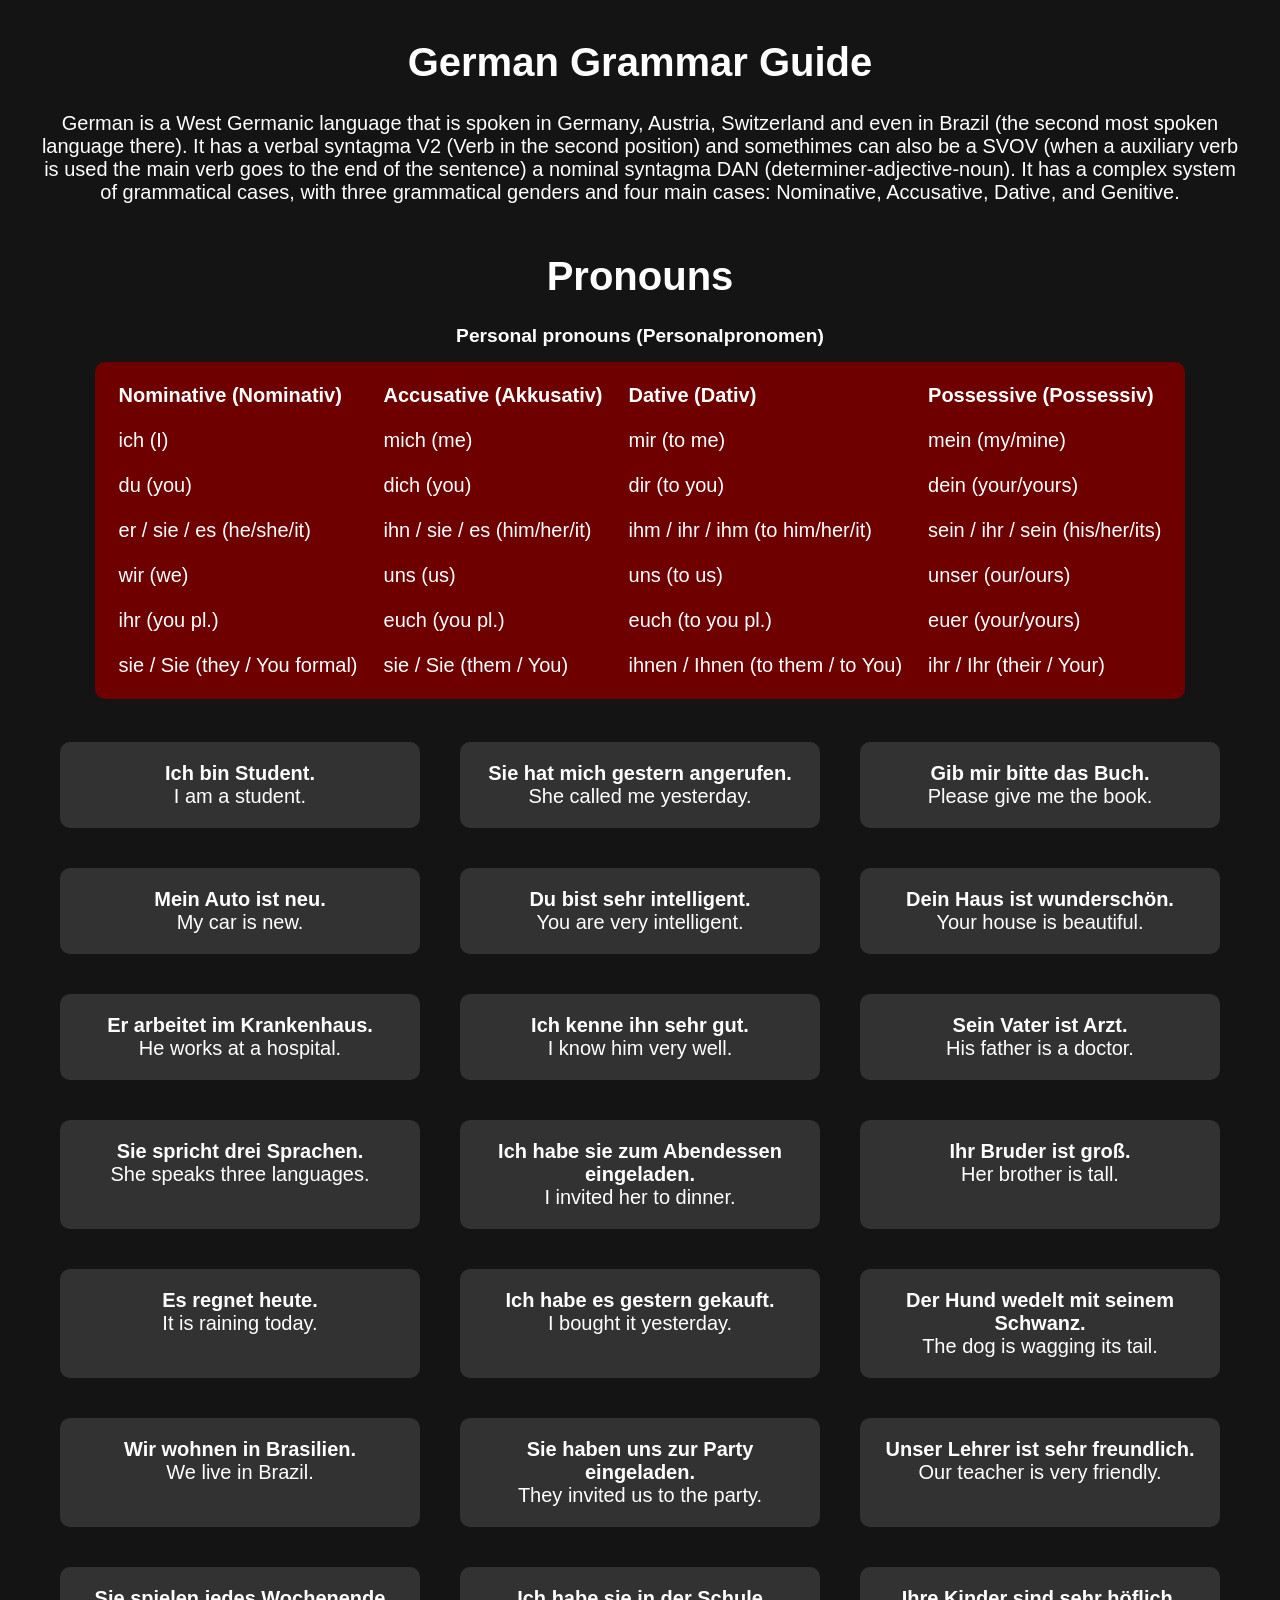
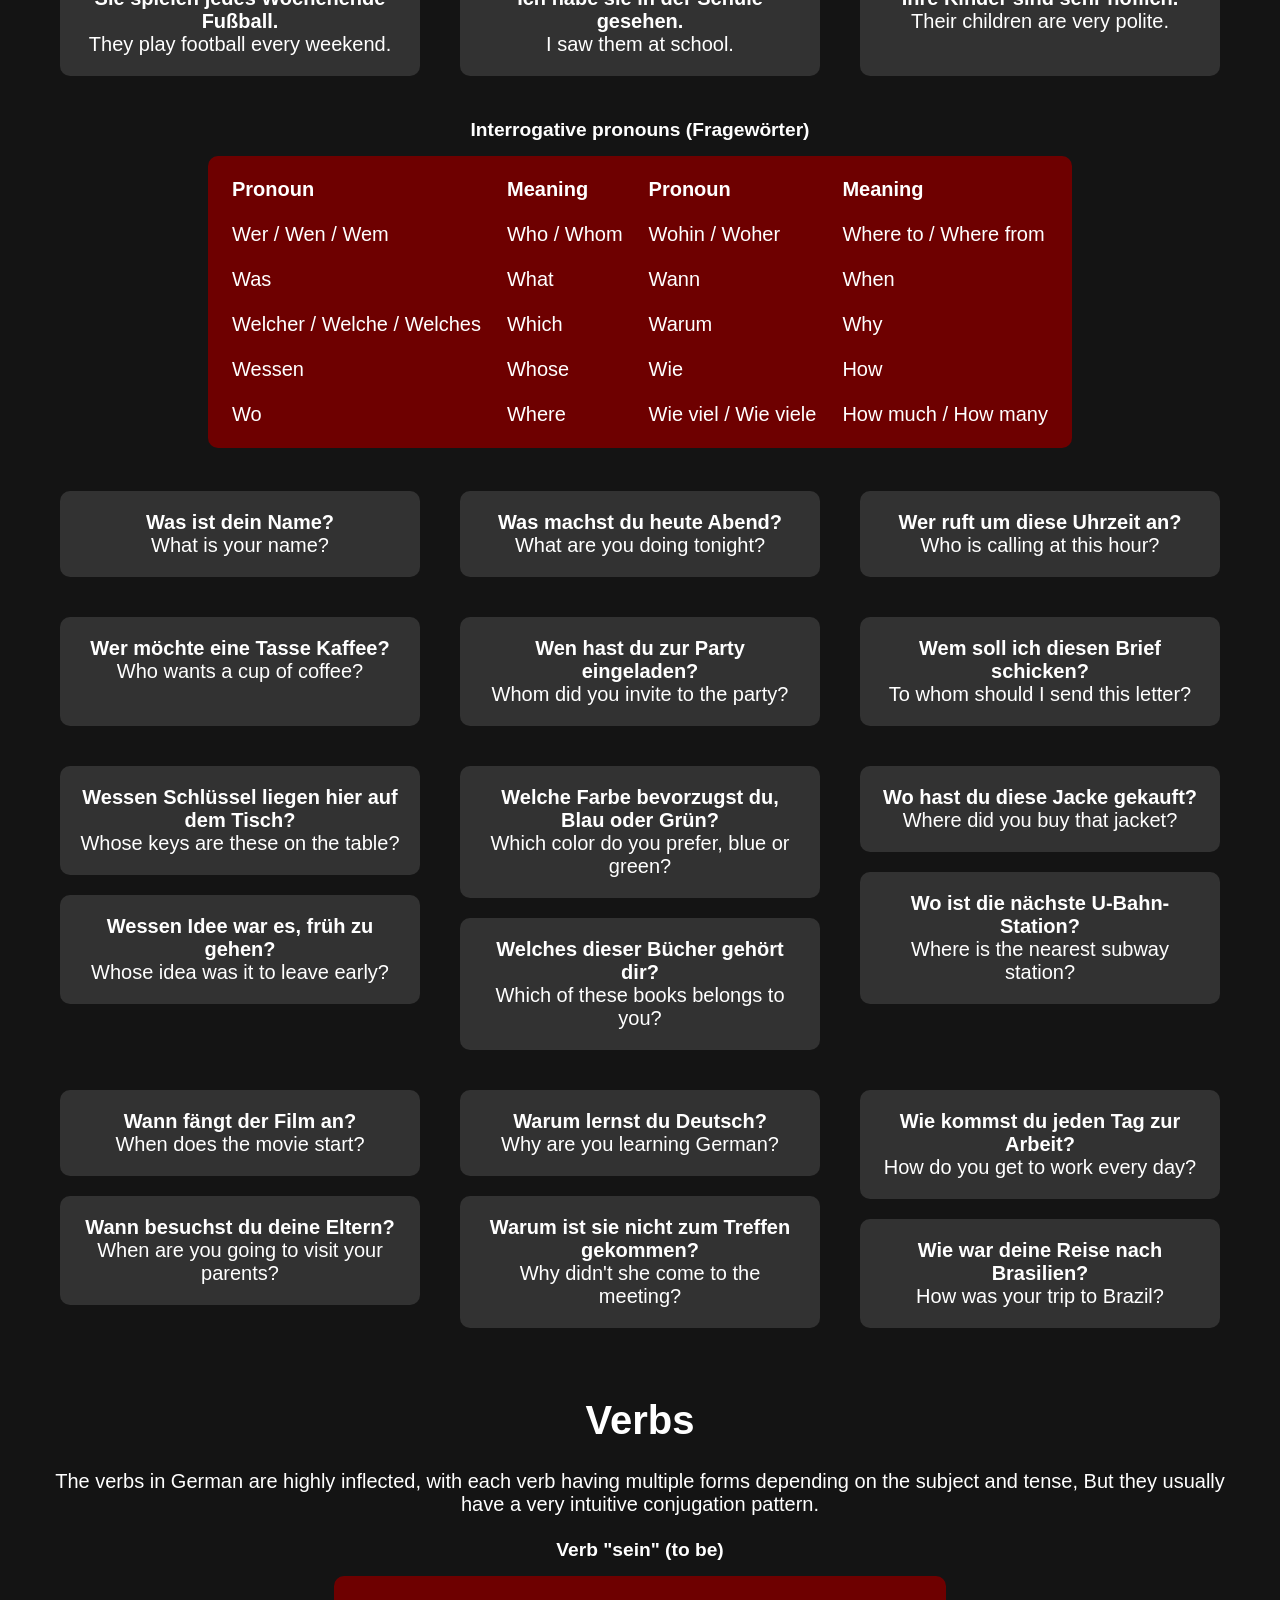
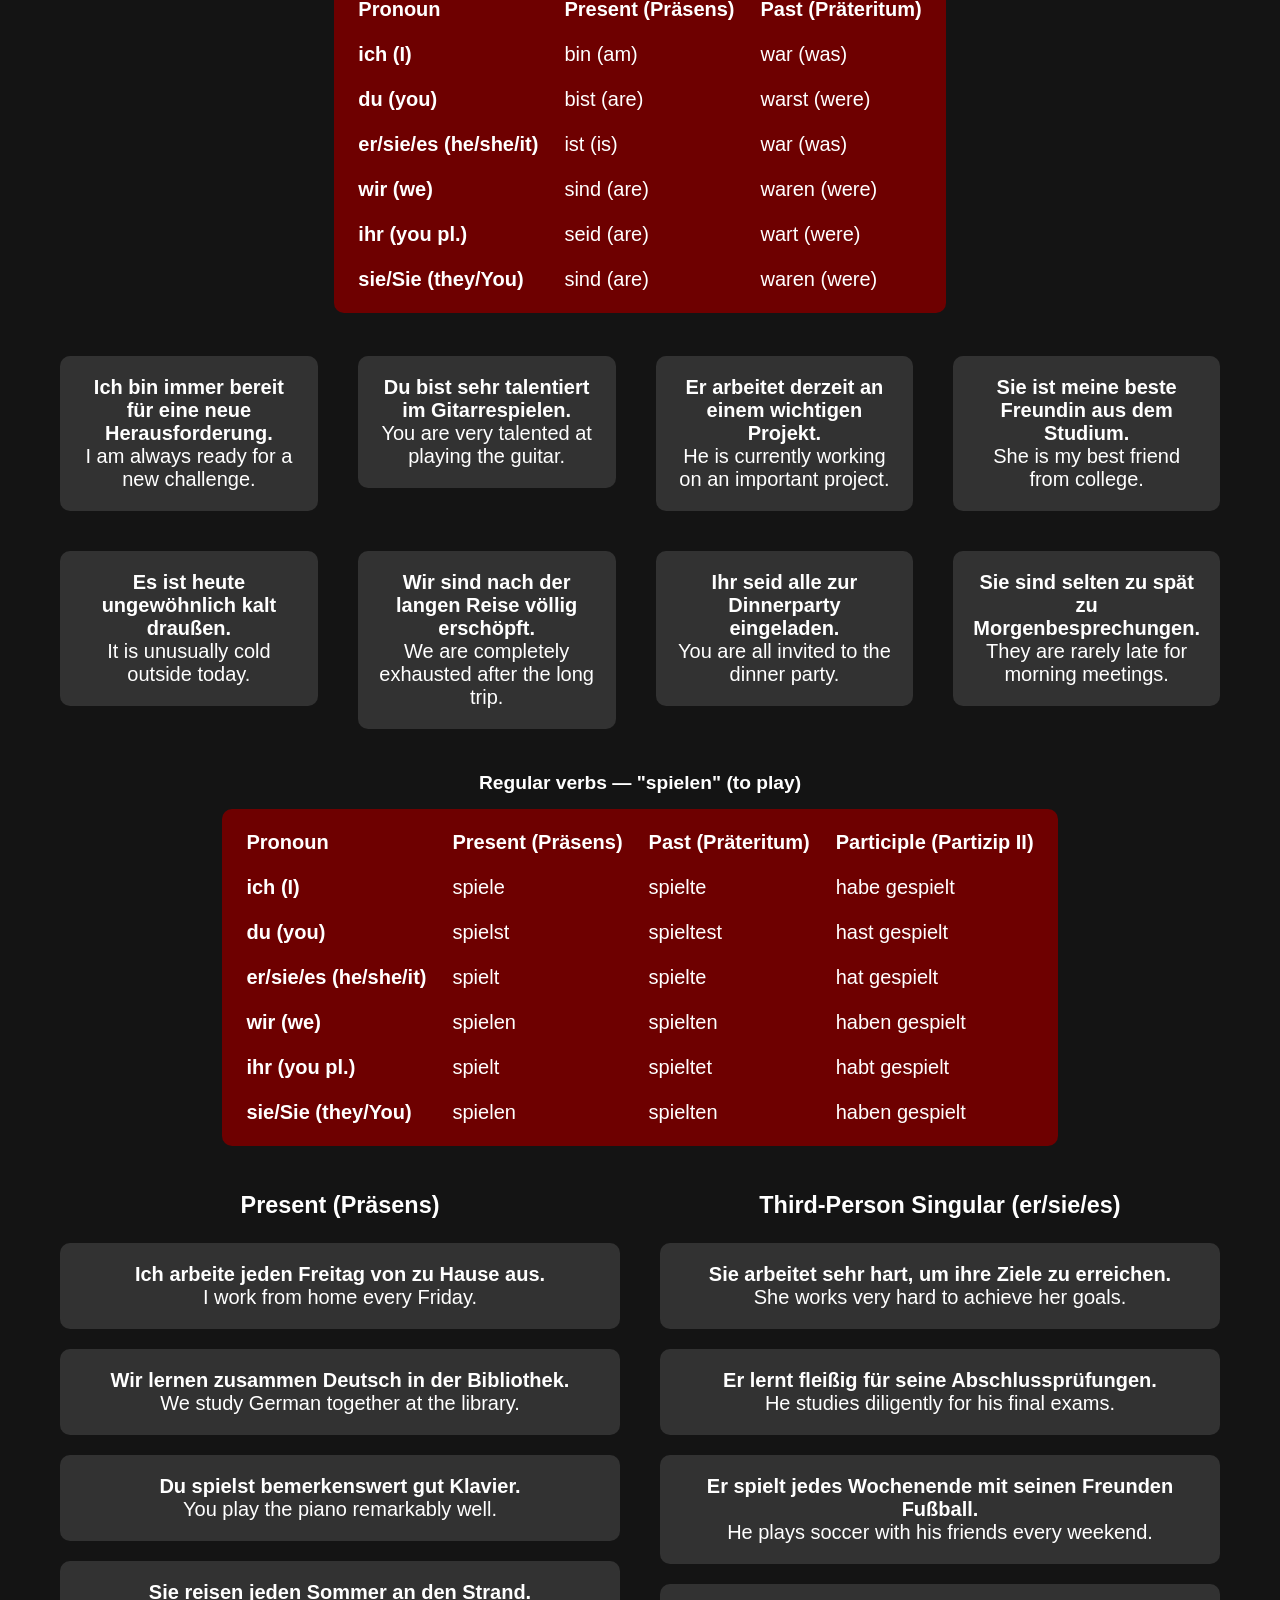
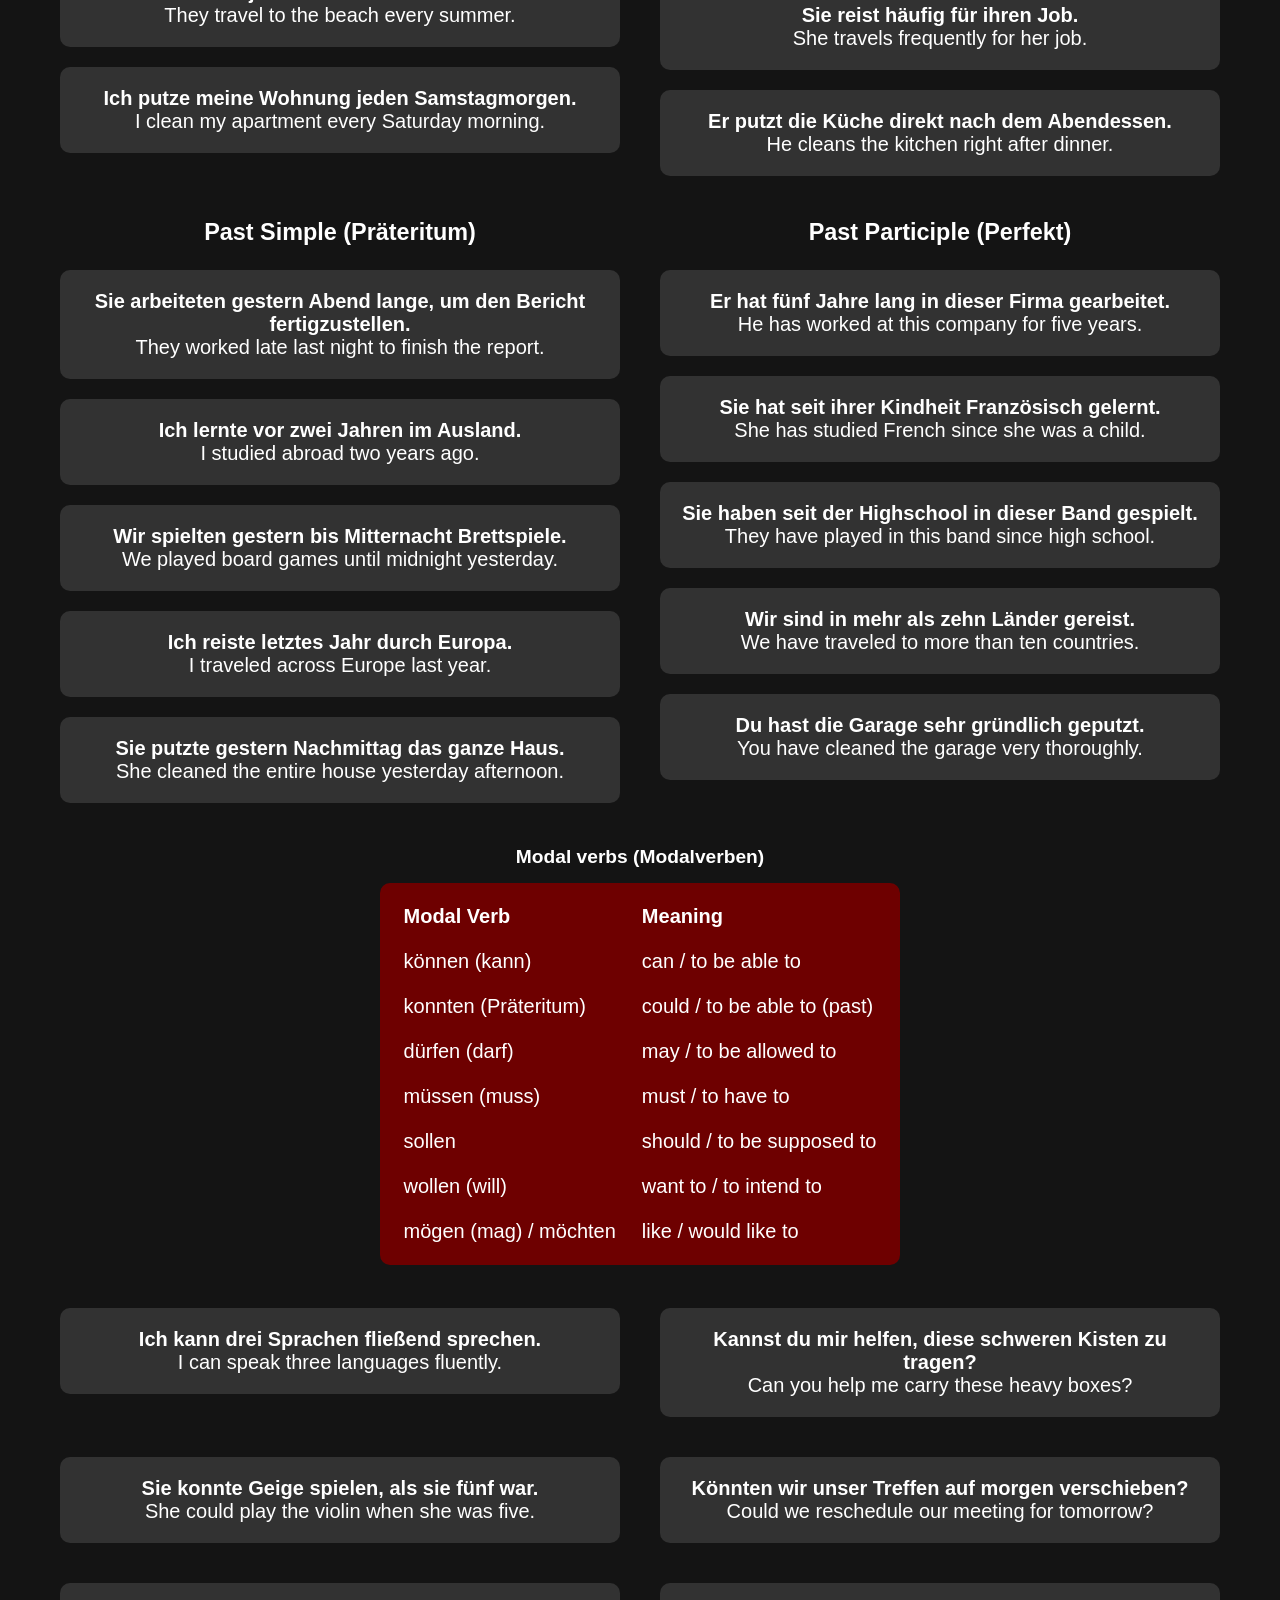
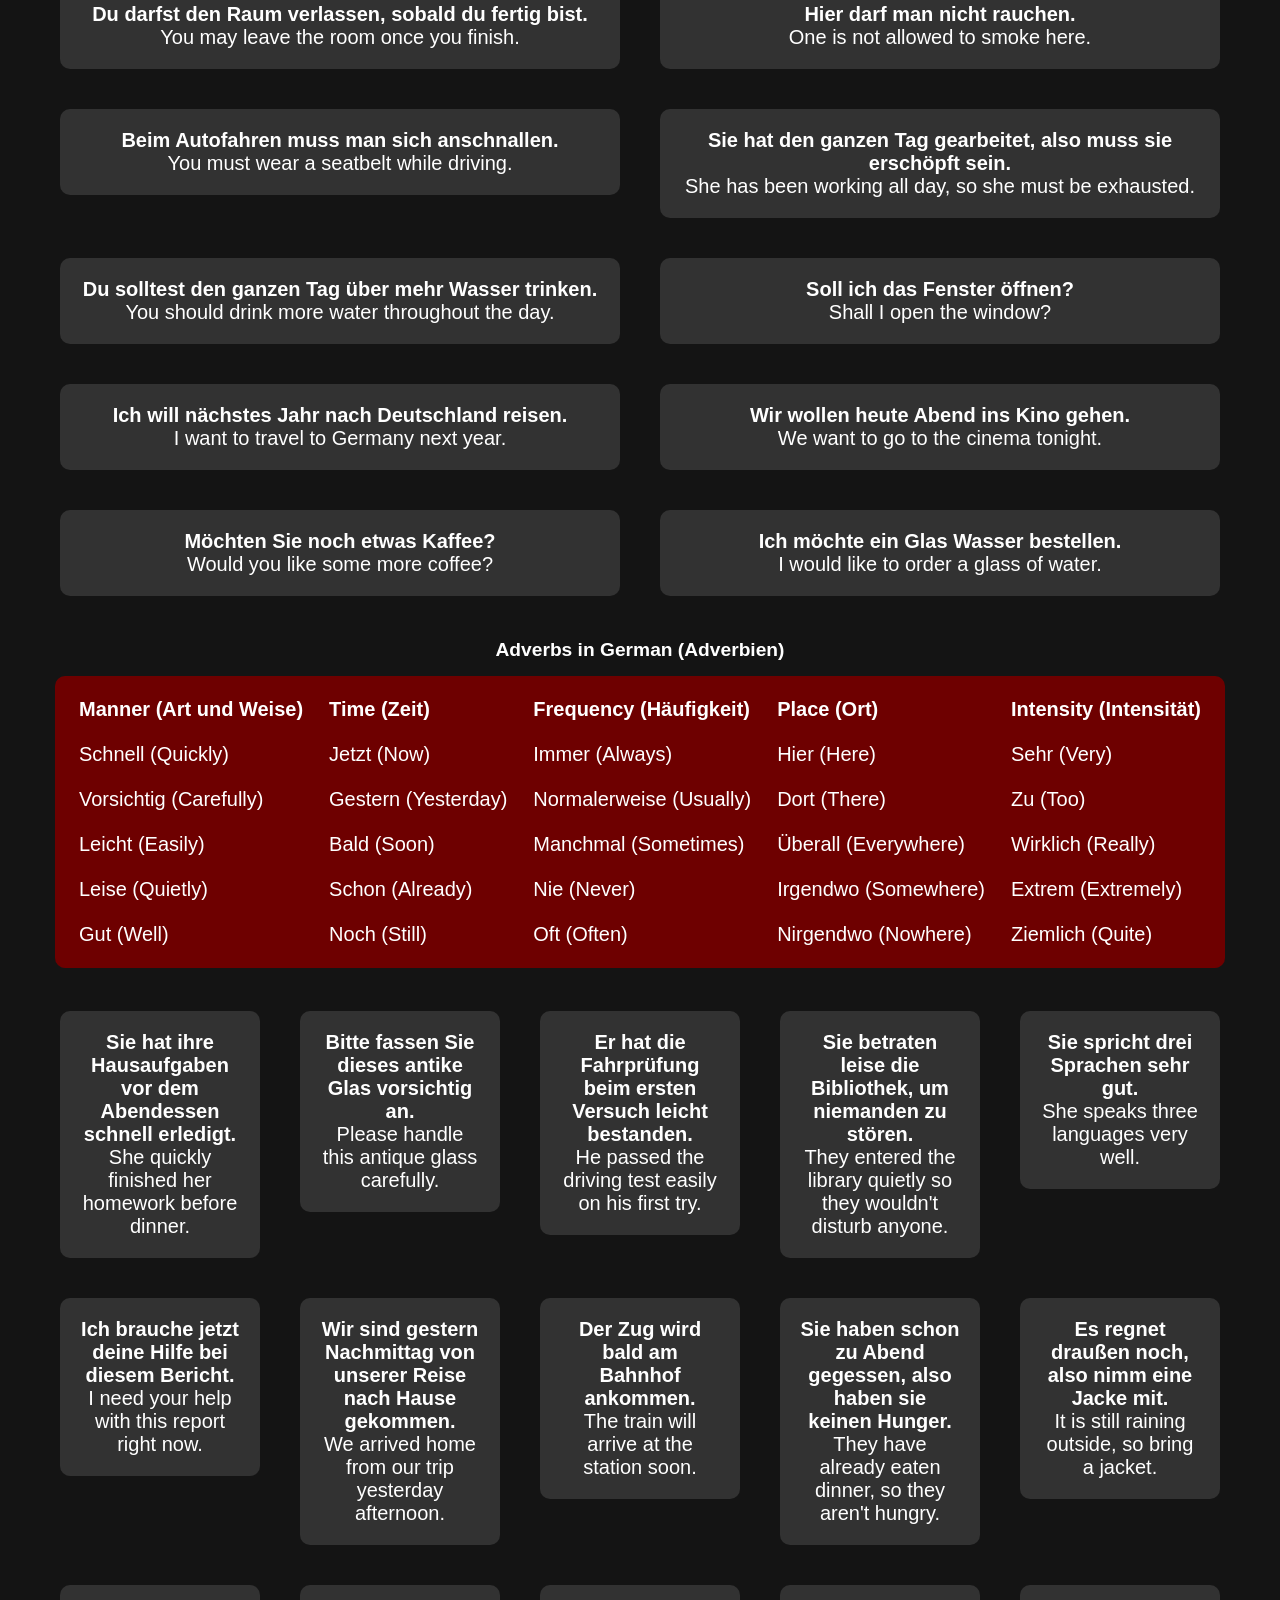
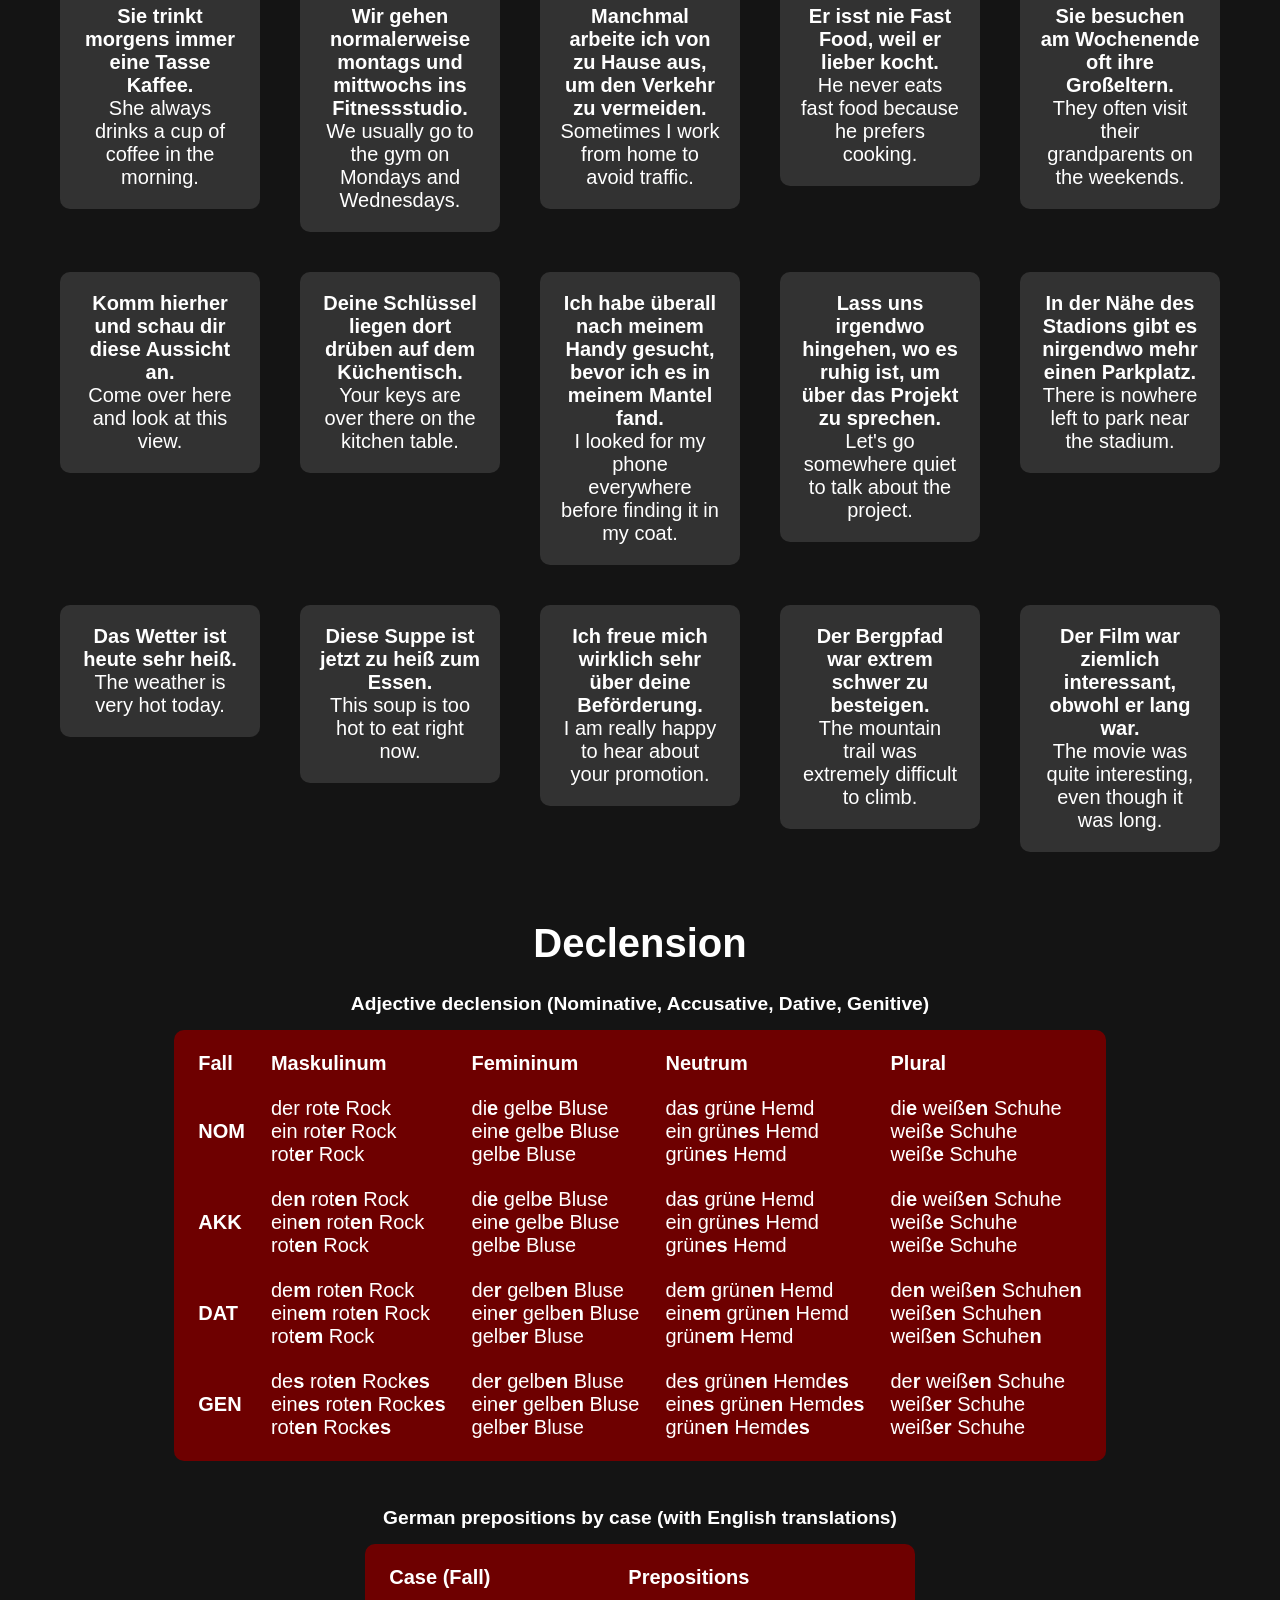
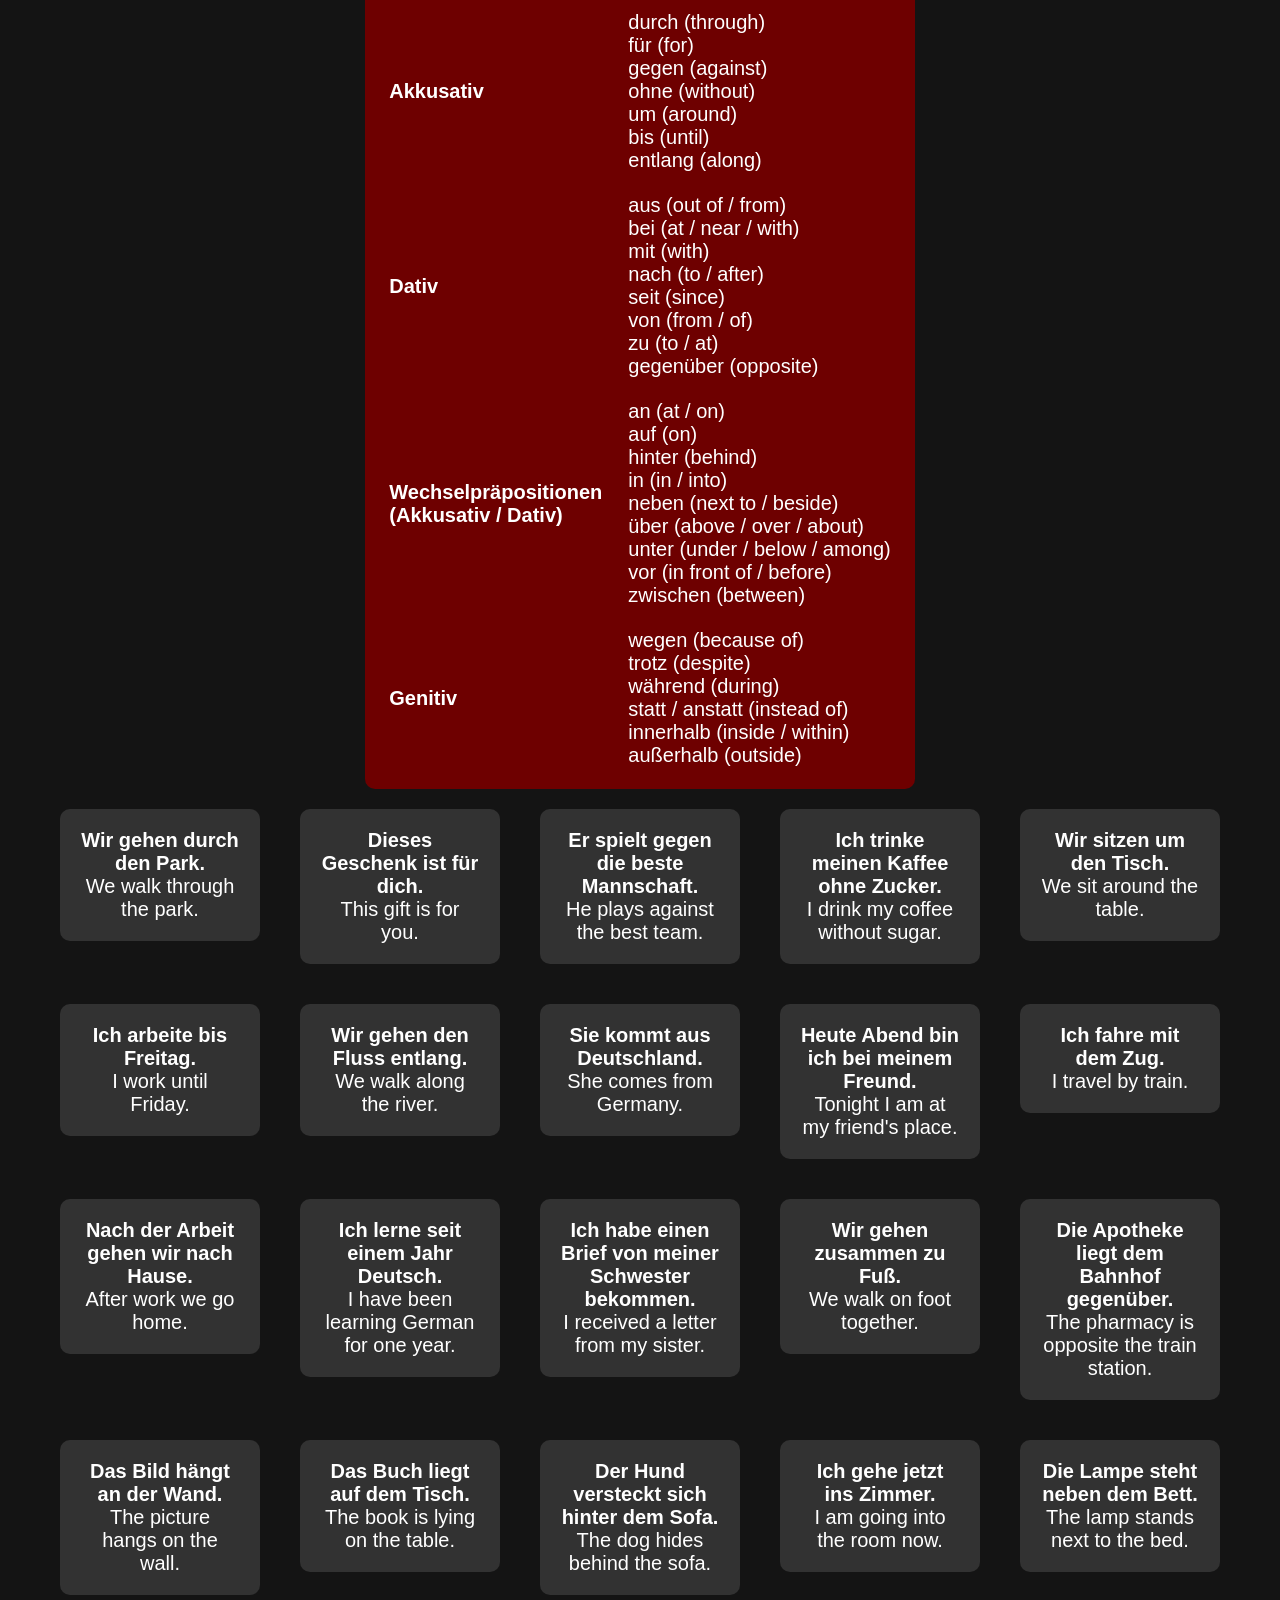
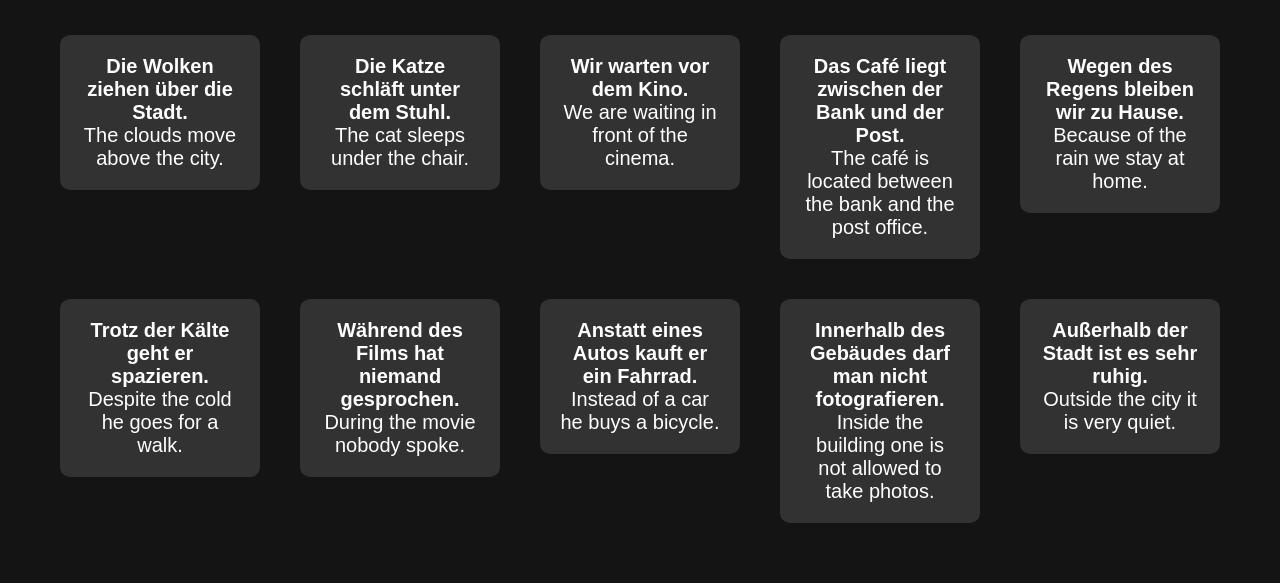
<file: german/german.html>
<!DOCTYPE html>
<html lang="de">

<head>
  <meta charset="UTF-8">
  <meta name="viewport" content="width=device-width, initial-scale=1.0">
  <title>German Grammar Guide</title>
  <link rel="stylesheet" href="../german/gergrammar.css">
</head>

<body>
  <h1>German Grammar Guide</h1>
  <div>German is a West Germanic language that is spoken in Germany, Austria, Switzerland and even in Brazil (the second most spoken language there). It has a verbal syntagma V2 (Verb in the second position) and somethimes can also be a SVOV (when a auxiliary verb is used the main verb goes to the end of the sentence) a nominal syntagma DAN (determiner-adjective-noun). It has a complex system of grammatical cases, with three grammatical genders and four main cases: Nominative, Accusative, Dative, and Genitive.
  </div>
  <br>
  <h1>Pronouns</h1>
  <table class="table"> <!--PERSONAL PRONOUNS-->
    <caption>Personal pronouns (Personalpronomen)</caption>
    <thead>
      <tr>
        <th>Nominative (Nominativ)</th>
        <th>Accusative (Akkusativ)</th>
        <th>Dative (Dativ)</th>
        <th>Possessive (Possessiv)</th>
      </tr>
    </thead>
    <tbody>
      <tr>
        <td>ich (I)</td>
        <td>mich (me)</td>
        <td>mir (to me)</td>
        <td>mein (my/mine)</td>
      </tr>
      <tr>
        <td>du (you)</td>
        <td>dich (you)</td>
        <td>dir (to you)</td>
        <td>dein (your/yours)</td>
      </tr>
      <tr>
        <td>er / sie / es (he/she/it)</td>
        <td>ihn / sie / es (him/her/it)</td>
        <td>ihm / ihr / ihm (to him/her/it)</td>
        <td>sein / ihr / sein (his/her/its)</td>
      </tr>
      <tr>
        <td>wir (we)</td>
        <td>uns (us)</td>
        <td>uns (to us)</td>
        <td>unser (our/ours)</td>
      </tr>
      <tr>
        <td>ihr (you pl.)</td>
        <td>euch (you pl.)</td>
        <td>euch (to you pl.)</td>
        <td>euer (your/yours)</td>
      </tr>
      <tr>
        <td>sie / Sie (they / You formal)</td>
        <td>sie / Sie (them / You)</td>
        <td>ihnen / Ihnen (to them / to You)</td>
        <td>ihr / Ihr (their / Your)</td>
      </tr>
    </tbody>
  </table>
  <br>
  <div class="pronouns-grid">
    <div class="example-pair">
      <div><strong>Ich bin Student.</strong></div>
      <div>I am a student.</div>
    </div>
    <div class="example-pair">
      <div><strong>Sie hat mich gestern angerufen.</strong></div>
      <div>She called me yesterday.</div>
    </div>
    <div class="example-pair">
      <div><strong>Gib mir bitte das Buch.</strong></div>
      <div>Please give me the book.</div>
    </div>
    <div class="example-pair">
      <div><strong>Mein Auto ist neu.</strong></div>
      <div>My car is new.</div>
    </div>
    <div class="example-pair">
      <div><strong>Du bist sehr intelligent.</strong></div>
      <div>You are very intelligent.</div>
    </div>
    <div class="example-pair">
      <div><strong>Dein Haus ist wunderschön.</strong></div>
      <div>Your house is beautiful.</div>
    </div>
    <div class="example-pair">
      <div><strong>Er arbeitet im Krankenhaus.</strong></div>
      <div>He works at a hospital.</div>
    </div>
    <div class="example-pair">
      <div><strong>Ich kenne ihn sehr gut.</strong></div>
      <div>I know him very well.</div>
    </div>
    <div class="example-pair">
      <div><strong>Sein Vater ist Arzt.</strong></div>
      <div>His father is a doctor.</div>
    </div>
    <div class="example-pair">
      <div><strong>Sie spricht drei Sprachen.</strong></div>
      <div>She speaks three languages.</div>
    </div>
    <div class="example-pair">
      <div><strong>Ich habe sie zum Abendessen eingeladen.</strong></div>
      <div>I invited her to dinner.</div>
    </div>
    <div class="example-pair">
      <div><strong>Ihr Bruder ist groß.</strong></div>
      <div>Her brother is tall.</div>
    </div>
    <div class="example-pair">
      <div><strong>Es regnet heute.</strong></div>
      <div>It is raining today.</div>
    </div>
    <div class="example-pair">
      <div><strong>Ich habe es gestern gekauft.</strong></div>
      <div>I bought it yesterday.</div>
    </div>
    <div class="example-pair">
      <div><strong>Der Hund wedelt mit seinem Schwanz.</strong></div>
      <div>The dog is wagging its tail.</div>
    </div>
    <div class="example-pair">
      <div><strong>Wir wohnen in Brasilien.</strong></div>
      <div>We live in Brazil.</div>
    </div>
    <div class="example-pair">
      <div><strong>Sie haben uns zur Party eingeladen.</strong></div>
      <div>They invited us to the party.</div>
    </div>
    <div class="example-pair">
      <div><strong>Unser Lehrer ist sehr freundlich.</strong></div>
      <div>Our teacher is very friendly.</div>
    </div>
    <div class="example-pair">
      <div><strong>Sie spielen jedes Wochenende Fußball.</strong></div>
      <div>They play football every weekend.</div>
    </div>
    <div class="example-pair">
      <div><strong>Ich habe sie in der Schule gesehen.</strong></div>
      <div>I saw them at school.</div>
    </div>
    <div class="example-pair">
      <div><strong>Ihre Kinder sind sehr höflich.</strong></div>
      <div>Their children are very polite.</div>
    </div>
  </div>
  <br>
  <table class="table"> <!--INTERROGATIVE PRONOUNS-->
    <caption>Interrogative pronouns (Fragewörter)</caption>
    <thead>
      <tr>
        <th>Pronoun</th>
        <th>Meaning</th>
        <th>Pronoun</th>
        <th>Meaning</th>
      </tr>
    </thead>
    <tbody>
      <tr>
        <td>Wer / Wen / Wem</td>
        <td>Who / Whom</td>
        <td>Wohin / Woher</td>
        <td>Where to / Where from</td>
      </tr>
      <tr>
        <td>Was</td>
        <td>What</td>
        <td>Wann</td>
        <td>When</td>
      </tr>
      <tr>
        <td>Welcher / Welche / Welches</td>
        <td>Which</td>
        <td>Warum</td>
        <td>Why</td>
      </tr>
      <tr>
        <td>Wessen</td>
        <td>Whose</td>
        <td>Wie</td>
        <td>How</td>
      </tr>
      <tr>
        <td>Wo</td>
        <td>Where</td>
        <td>Wie viel / Wie viele</td>
        <td>How much / How many</td>
      </tr>
    </tbody>
  </table>
  <br>
  <div class="interrogative-pronouns">
    <div class="example-pair">
      <div><strong>Was ist dein Name?</strong></div>
      <div>What is your name?</div>
    </div>
    <div class="example-pair">
      <div><strong>Was machst du heute Abend?</strong></div>
      <div>What are you doing tonight?</div>
    </div>
    <div class="example-pair">
      <div><strong>Wer ruft um diese Uhrzeit an?</strong></div>
      <div>Who is calling at this hour?</div>
    </div>
    <div class="example-pair">
      <div><strong>Wer möchte eine Tasse Kaffee?</strong></div>
      <div>Who wants a cup of coffee?</div>
    </div>

    <div class="example-pair">
      <div><strong>Wen hast du zur Party eingeladen?</strong></div>
      <div>Whom did you invite to the party?</div>
    </div>
    <div class="example-pair">
      <div><strong>Wem soll ich diesen Brief schicken?</strong></div>
      <div>To whom should I send this letter?</div>
    </div>

    <div class="pronoun-group">
      <div class="example-pair">
        <div><strong>Wessen Schlüssel liegen hier auf dem Tisch?</strong></div>
        <div>Whose keys are these on the table?</div>
      </div>
      <div class="example-pair">
        <div><strong>Wessen Idee war es, früh zu gehen?</strong></div>
        <div>Whose idea was it to leave early?</div>
      </div>
    </div>
    <div class="pronoun-group">
      <div class="example-pair">
        <div><strong>Welche Farbe bevorzugst du, Blau oder Grün?</strong></div>
        <div>Which color do you prefer, blue or green?</div>
      </div>
      <div class="example-pair">
        <div><strong>Welches dieser Bücher gehört dir?</strong></div>
        <div>Which of these books belongs to you?</div>
      </div>
    </div>

    <div class="pronoun-group">
      <div class="example-pair">
        <div><strong>Wo hast du diese Jacke gekauft?</strong></div>
        <div>Where did you buy that jacket?</div>
      </div>
      <div class="example-pair">
        <div><strong>Wo ist die nächste U-Bahn-Station?</strong></div>
        <div>Where is the nearest subway station?</div>
      </div>
    </div>

    <div class="pronoun-group">
      <div class="example-pair">
        <div><strong>Wann fängt der Film an?</strong></div>
        <div>When does the movie start?</div>
      </div>
      <div class="example-pair">
        <div><strong>Wann besuchst du deine Eltern?</strong></div>
        <div>When are you going to visit your parents?</div>
      </div>
    </div>

    <div class="pronoun-group">
      <div class="example-pair">
        <div><strong>Warum lernst du Deutsch?</strong></div>
        <div>Why are you learning German?</div>
      </div>
      <div class="example-pair">
        <div><strong>Warum ist sie nicht zum Treffen gekommen?</strong></div>
        <div>Why didn't she come to the meeting?</div>
      </div>
    </div>

    <div class="pronoun-group">
      <div class="example-pair">
        <div><strong>Wie kommst du jeden Tag zur Arbeit?</strong></div>
        <div>How do you get to work every day?</div>
      </div>
      <div class="example-pair">
        <div><strong>Wie war deine Reise nach Brasilien?</strong></div>
        <div>How was your trip to Brazil?</div>
      </div>
    </div>
  </div>

  <br>
  <h1>Verbs</h1>
  <div>The verbs in German are highly inflected, with each verb having multiple forms depending on the subject and tense, But they usually have a very intuitive conjugation pattern.</div>
  <br>
  <table class="table"> <!--VERB TO BE (SEIN)-->
    <caption>Verb "sein" (to be)</caption>
    <thead>
      <tr>
        <th>Pronoun</th>
        <th>Present (Präsens)</th>
        <th>Past (Präteritum)</th>
      </tr>
    </thead>
    <tbody>
      <tr>
        <th>ich (I)</th>
        <td>bin (am)</td>
        <td>war (was)</td>
      </tr>
      <tr>
        <th>du (you)</th>
        <td>bist (are)</td>
        <td>warst (were)</td>
      </tr>
      <tr>
        <th>er/sie/es (he/she/it)</th>
        <td>ist (is)</td>
        <td>war (was)</td>
      </tr>
      <tr>
        <th>wir (we)</th>
        <td>sind (are)</td>
        <td>waren (were)</td>
      </tr>
      <tr>
        <th>ihr (you pl.)</th>
        <td>seid (are)</td>
        <td>wart (were)</td>
      </tr>
      <tr>
        <th>sie/Sie (they/You)</th>
        <td>sind (are)</td>
        <td>waren (were)</td>
      </tr>
    </tbody>
  </table>
  <br>
  <div class="verb-to-be">
    <div class="conjugation-group">
      <div class="example-pair">
        <div><strong>Ich bin immer bereit für eine neue Herausforderung.</strong></div>
        <div>I am always ready for a new challenge.</div>
      </div>
    </div>

    <div class="conjugation-group">
      <div class="example-pair">
        <div><strong>Du bist sehr talentiert im Gitarrespielen.</strong></div>
        <div>You are very talented at playing the guitar.</div>
      </div>
    </div>

    <div class="conjugation-group">
      <div class="example-pair">
        <div><strong>Er arbeitet derzeit an einem wichtigen Projekt.</strong></div>
        <div>He is currently working on an important project.</div>
      </div>
    </div>

    <div class="conjugation-group">
      <div class="example-pair">
        <div><strong>Sie ist meine beste Freundin aus dem Studium.</strong></div>
        <div>She is my best friend from college.</div>
      </div>
    </div>

    <div class="conjugation-group">
      <div class="example-pair">
        <div><strong>Es ist heute ungewöhnlich kalt draußen.</strong></div>
        <div>It is unusually cold outside today.</div>
      </div>
    </div>

    <div class="conjugation-group">
      <div class="example-pair">
        <div><strong>Wir sind nach der langen Reise völlig erschöpft.</strong></div>
        <div>We are completely exhausted after the long trip.</div>
      </div>
    </div>

    <div class="conjugation-group">
      <div class="example-pair">
        <div><strong>Ihr seid alle zur Dinnerparty eingeladen.</strong></div>
        <div>You are all invited to the dinner party.</div>
      </div>
    </div>

    <div class="conjugation-group">
      <div class="example-pair">
        <div><strong>Sie sind selten zu spät zu Morgenbesprechungen.</strong></div>
        <div>They are rarely late for morning meetings.</div>
      </div>
    </div>
  </div>
  <br>
  <table class="table"> <!--REGULAR VERBS (SPIELEN - TO PLAY)-->
    <caption>Regular verbs — "spielen" (to play)</caption>
    <thead>
      <tr>
        <th>Pronoun</th>
        <th>Present (Präsens)</th>
        <th>Past (Präteritum)</th>
        <th>Participle (Partizip II)</th>
      </tr>
    </thead>
    <tbody>
      <tr>
        <th>ich (I)</th>
        <td>spiele</td>
        <td>spielte</td>
        <td>habe gespielt</td>
      </tr>
      <tr>
        <th>du (you)</th>
        <td>spielst</td>
        <td>spieltest</td>
        <td>hast gespielt</td>
      </tr>
      <tr>
        <th>er/sie/es (he/she/it)</th>
        <td>spielt</td>
        <td>spielte</td>
        <td>hat gespielt</td>
      </tr>
      <tr>
        <th>wir (we)</th>
        <td>spielen</td>
        <td>spielten</td>
        <td>haben gespielt</td>
      </tr>
      <tr>
        <th>ihr (you pl.)</th>
        <td>spielt</td>
        <td>spieltet</td>
        <td>habt gespielt</td>
      </tr>
      <tr>
        <th>sie/Sie (they/You)</th>
        <td>spielen</td>
        <td>spielten</td>
        <td>haben gespielt</td>
      </tr>
    </tbody>
  </table>
  <br>
  <div class="regular-verbs-by-conjugation">
    <!-- (Present / Präsens - 1st Person) -->
    <div class="conjugation-group">
      <h3>Present (Präsens)</h3>
      <div class="example-pair">
        <div><strong>Ich arbeite jeden Freitag von zu Hause aus.</strong></div>
        <div>I work from home every Friday.</div>
      </div>
      <div class="example-pair">
        <div><strong>Wir lernen zusammen Deutsch in der Bibliothek.</strong></div>
        <div>We study German together at the library.</div>
      </div>
      <div class="example-pair">
        <div><strong>Du spielst bemerkenswert gut Klavier.</strong></div>
        <div>You play the piano remarkably well.</div>
      </div>
      <div class="example-pair">
        <div><strong>Sie reisen jeden Sommer an den Strand.</strong></div>
        <div>They travel to the beach every summer.</div>
      </div>
      <div class="example-pair">
        <div><strong>Ich putze meine Wohnung jeden Samstagmorgen.</strong></div>
        <div>I clean my apartment every Saturday morning.</div>
      </div>
    </div>

    <!-- (Third-Person Singular) -->
    <div class="conjugation-group">
      <h3>Third-Person Singular (er/sie/es)</h3>
      <div class="example-pair">
        <div><strong>Sie arbeitet sehr hart, um ihre Ziele zu erreichen.</strong></div>
        <div>She works very hard to achieve her goals.</div>
      </div>
      <div class="example-pair">
        <div><strong>Er lernt fleißig für seine Abschlussprüfungen.</strong></div>
        <div>He studies diligently for his final exams.</div>
      </div>
      <div class="example-pair">
        <div><strong>Er spielt jedes Wochenende mit seinen Freunden Fußball.</strong></div>
        <div>He plays soccer with his friends every weekend.</div>
      </div>
      <div class="example-pair">
        <div><strong>Sie reist häufig für ihren Job.</strong></div>
        <div>She travels frequently for her job.</div>
      </div>
      <div class="example-pair">
        <div><strong>Er putzt die Küche direkt nach dem Abendessen.</strong></div>
        <div>He cleans the kitchen right after dinner.</div>
      </div>
    </div>

    <!-- (Past Simple / Präteritum) -->
    <div class="conjugation-group">
      <h3>Past Simple (Präteritum)</h3>
      <div class="example-pair">
        <div><strong>Sie arbeiteten gestern Abend lange, um den Bericht fertigzustellen.</strong></div>
        <div>They worked late last night to finish the report.</div>
      </div>
      <div class="example-pair">
        <div><strong>Ich lernte vor zwei Jahren im Ausland.</strong></div>
        <div>I studied abroad two years ago.</div>
      </div>
      <div class="example-pair">
        <div><strong>Wir spielten gestern bis Mitternacht Brettspiele.</strong></div>
        <div>We played board games until midnight yesterday.</div>
      </div>
      <div class="example-pair">
        <div><strong>Ich reiste letztes Jahr durch Europa.</strong></div>
        <div>I traveled across Europe last year.</div>
      </div>
      <div class="example-pair">
        <div><strong>Sie putzte gestern Nachmittag das ganze Haus.</strong></div>
        <div>She cleaned the entire house yesterday afternoon.</div>
      </div>
    </div>

    <!-- (Past Participle / Perfekt) -->
    <div class="conjugation-group">
      <h3>Past Participle (Perfekt)</h3>
      <div class="example-pair">
        <div><strong>Er hat fünf Jahre lang in dieser Firma gearbeitet.</strong></div>
        <div>He has worked at this company for five years.</div>
      </div>
      <div class="example-pair">
        <div><strong>Sie hat seit ihrer Kindheit Französisch gelernt.</strong></div>
        <div>She has studied French since she was a child.</div>
      </div>
      <div class="example-pair">
        <div><strong>Sie haben seit der Highschool in dieser Band gespielt.</strong></div>
        <div>They have played in this band since high school.</div>
      </div>
      <div class="example-pair">
        <div><strong>Wir sind in mehr als zehn Länder gereist.</strong></div>
        <div>We have traveled to more than ten countries.</div>
      </div>
      <div class="example-pair">
        <div><strong>Du hast die Garage sehr gründlich geputzt.</strong></div>
        <div>You have cleaned the garage very thoroughly.</div>
      </div>
    </div>
  </div>
  <br>
  <table class="table"> <!--MODAL VERBS-->
    <caption>Modal verbs (Modalverben)</caption>
    <thead>
      <tr>
        <th>Modal Verb</th>
        <th>Meaning</th>
      </tr>
    </thead>
    <tbody>
      <tr>
        <td>können (kann)</td>
        <td>can / to be able to</td>
      </tr>
      <tr>
        <td>konnten (Präteritum)</td>
        <td>could / to be able to (past)</td>
      </tr>
      <tr>
        <td>dürfen (darf)</td>
        <td>may / to be allowed to</td>
      </tr>
      <tr>
        <td>müssen (muss)</td>
        <td>must / to have to</td>
      </tr>
      <tr>
        <td>sollen</td>
        <td>should / to be supposed to</td>
      </tr>
      <tr>
        <td>wollen (will)</td>
        <td>want to / to intend to</td>
      </tr>
      <tr>
        <td>mögen (mag) / möchten</td>
        <td>like / would like to</td>
      </tr>
    </tbody>
  </table>
  <br>
  <div class="modal-verbs">
    <!-- Können -->
    <div class="modal-group">
      <div class="example-pair">
        <div><strong>Ich kann drei Sprachen fließend sprechen.</strong></div>
        <div>I can speak three languages fluently.</div>
      </div>
    </div>

    <div class="modal-group">
      <div class="example-pair">
        <div><strong>Kannst du mir helfen, diese schweren Kisten zu tragen?</strong></div>
        <div>Can you help me carry these heavy boxes?</div>
      </div>
    </div>

    <!-- Konnten -->
    <div class="modal-group">
      <div class="example-pair">
        <div><strong>Sie konnte Geige spielen, als sie fünf war.</strong></div>
        <div>She could play the violin when she was five.</div>
      </div>
    </div>

    <div class="modal-group">
      <div class="example-pair">
        <div><strong>Könnten wir unser Treffen auf morgen verschieben?</strong></div>
        <div>Could we reschedule our meeting for tomorrow?</div>
      </div>
    </div>

    <!-- Dürfen -->
    <div class="modal-group">
      <div class="example-pair">
        <div><strong>Du darfst den Raum verlassen, sobald du fertig bist.</strong></div>
        <div>You may leave the room once you finish.</div>
      </div>
    </div>

    <div class="modal-group">
      <div class="example-pair">
        <div><strong>Hier darf man nicht rauchen.</strong></div>
        <div>One is not allowed to smoke here.</div>
      </div>
    </div>

    <!-- Müssen -->
    <div class="modal-group">
      <div class="example-pair">
        <div><strong>Beim Autofahren muss man sich anschnallen.</strong></div>
        <div>You must wear a seatbelt while driving.</div>
      </div>
    </div>

    <div class="modal-group">
      <div class="example-pair">
        <div><strong>Sie hat den ganzen Tag gearbeitet, also muss sie erschöpft sein.</strong></div>
        <div>She has been working all day, so she must be exhausted.</div>
      </div>
    </div>

    <!-- Sollen -->
    <div class="modal-group">
      <div class="example-pair">
        <div><strong>Du solltest den ganzen Tag über mehr Wasser trinken.</strong></div>
        <div>You should drink more water throughout the day.</div>
      </div>
    </div>

    <div class="modal-group">
      <div class="example-pair">
        <div><strong>Soll ich das Fenster öffnen?</strong></div>
        <div>Shall I open the window?</div>
      </div>
    </div>

    <!-- Wollen -->
    <div class="modal-group">
      <div class="example-pair">
        <div><strong>Ich will nächstes Jahr nach Deutschland reisen.</strong></div>
        <div>I want to travel to Germany next year.</div>
      </div>
    </div>

    <div class="modal-group">
      <div class="example-pair">
        <div><strong>Wir wollen heute Abend ins Kino gehen.</strong></div>
        <div>We want to go to the cinema tonight.</div>
      </div>
    </div>

    <!-- Möchten -->
    <div class="modal-group">
      <div class="example-pair">
        <div><strong>Möchten Sie noch etwas Kaffee?</strong></div>
        <div>Would you like some more coffee?</div>
      </div>
    </div>

    <div class="modal-group">
      <div class="example-pair">
        <div><strong>Ich möchte ein Glas Wasser bestellen.</strong></div>
        <div>I would like to order a glass of water.</div>
      </div>
    </div>
  </div>
  <br>
  <table class="table"> <!--ADVERBS-->
    <caption>Adverbs in German (Adverbien)</caption>
    <thead>
      <tr>
        <th>Manner (Art und Weise)</th>
        <th>Time (Zeit)</th>
        <th>Frequency (Häufigkeit)</th>
        <th>Place (Ort)</th>
        <th>Intensity (Intensität)</th>
      </tr>
    </thead>
    <tbody>
      <tr>
        <td>Schnell (Quickly)</td>
        <td>Jetzt (Now)</td>
        <td>Immer (Always)</td>
        <td>Hier (Here)</td>
        <td>Sehr (Very)</td>
      </tr>
      <tr>
        <td>Vorsichtig (Carefully)</td>
        <td>Gestern (Yesterday)</td>
        <td>Normalerweise (Usually)</td>
        <td>Dort (There)</td>
        <td>Zu (Too)</td>
      </tr>
      <tr>
        <td>Leicht (Easily)</td>
        <td>Bald (Soon)</td>
        <td>Manchmal (Sometimes)</td>
        <td>Überall (Everywhere)</td>
        <td>Wirklich (Really)</td>
      </tr>
      <tr>
        <td>Leise (Quietly)</td>
        <td>Schon (Already)</td>
        <td>Nie (Never)</td>
        <td>Irgendwo (Somewhere)</td>
        <td>Extrem (Extremely)</td>
      </tr>
      <tr>
        <td>Gut (Well)</td>
        <td>Noch (Still)</td>
        <td>Oft (Often)</td>
        <td>Nirgendwo (Nowhere)</td>
        <td>Ziemlich (Quite)</td>
      </tr>
    </tbody>
  </table>
  <br>
  <div class="adverbs">
    <!-- Schnell -->
    <div class="adverb-group">
      <div class="example-pair">
        <div><strong>Sie hat ihre Hausaufgaben vor dem Abendessen schnell erledigt.</strong></div>
        <div>She quickly finished her homework before dinner.</div>
      </div>
    </div>

    <!-- Vorsichtig -->
    <div class="adverb-group">
      <div class="example-pair">
        <div><strong>Bitte fassen Sie dieses antike Glas vorsichtig an.</strong></div>
        <div>Please handle this antique glass carefully.</div>
      </div>
    </div>

    <!-- Leicht -->
    <div class="adverb-group">
      <div class="example-pair">
        <div><strong>Er hat die Fahrprüfung beim ersten Versuch leicht bestanden.</strong></div>
        <div>He passed the driving test easily on his first try.</div>
      </div>
    </div>

    <!-- Leise -->
    <div class="adverb-group">
      <div class="example-pair">
        <div><strong>Sie betraten leise die Bibliothek, um niemanden zu stören.</strong></div>
        <div>They entered the library quietly so they wouldn't disturb anyone.</div>
      </div>
    </div>

    <!-- Gut -->
    <div class="adverb-group">
      <div class="example-pair">
        <div><strong>Sie spricht drei Sprachen sehr gut.</strong></div>
        <div>She speaks three languages very well.</div>
      </div>
    </div>

    <!-- Jetzt -->
    <div class="adverb-group">
      <div class="example-pair">
        <div><strong>Ich brauche jetzt deine Hilfe bei diesem Bericht.</strong></div>
        <div>I need your help with this report right now.</div>
      </div>
    </div>

    <!-- Gestern -->
    <div class="adverb-group">
      <div class="example-pair">
        <div><strong>Wir sind gestern Nachmittag von unserer Reise nach Hause gekommen.</strong></div>
        <div>We arrived home from our trip yesterday afternoon.</div>
      </div>
    </div>

    <!-- Bald -->
    <div class="adverb-group">
      <div class="example-pair">
        <div><strong>Der Zug wird bald am Bahnhof ankommen.</strong></div>
        <div>The train will arrive at the station soon.</div>
      </div>
    </div>

    <!-- Schon -->
    <div class="adverb-group">
      <div class="example-pair">
        <div><strong>Sie haben schon zu Abend gegessen, also haben sie keinen Hunger.</strong></div>
        <div>They have already eaten dinner, so they aren't hungry.</div>
      </div>
    </div>

    <!-- Noch -->
    <div class="adverb-group">
      <div class="example-pair">
        <div><strong>Es regnet draußen noch, also nimm eine Jacke mit.</strong></div>
        <div>It is still raining outside, so bring a jacket.</div>
      </div>
    </div>

    <!-- Immer -->
    <div class="adverb-group">
      <div class="example-pair">
        <div><strong>Sie trinkt morgens immer eine Tasse Kaffee.</strong></div>
        <div>She always drinks a cup of coffee in the morning.</div>
      </div>
    </div>

    <!-- Normalerweise -->
    <div class="adverb-group">
      <div class="example-pair">
        <div><strong>Wir gehen normalerweise montags und mittwochs ins Fitnessstudio.</strong></div>
        <div>We usually go to the gym on Mondays and Wednesdays.</div>
      </div>
    </div>

    <!-- Manchmal -->
    <div class="adverb-group">
      <div class="example-pair">
        <div><strong>Manchmal arbeite ich von zu Hause aus, um den Verkehr zu vermeiden.</strong></div>
        <div>Sometimes I work from home to avoid traffic.</div>
      </div>
    </div>

    <!-- Nie -->
    <div class="adverb-group">
      <div class="example-pair">
        <div><strong>Er isst nie Fast Food, weil er lieber kocht.</strong></div>
        <div>He never eats fast food because he prefers cooking.</div>
      </div>
    </div>

    <!-- Oft -->
    <div class="adverb-group">
      <div class="example-pair">
        <div><strong>Sie besuchen am Wochenende oft ihre Großeltern.</strong></div>
        <div>They often visit their grandparents on the weekends.</div>
      </div>
    </div>

    <!-- Hier -->
    <div class="adverb-group">
      <div class="example-pair">
        <div><strong>Komm hierher und schau dir diese Aussicht an.</strong></div>
        <div>Come over here and look at this view.</div>
      </div>
    </div>

    <!-- Dort -->
    <div class="adverb-group">
      <div class="example-pair">
        <div><strong>Deine Schlüssel liegen dort drüben auf dem Küchentisch.</strong></div>
        <div>Your keys are over there on the kitchen table.</div>
      </div>
    </div>

    <!-- Überall -->
    <div class="adverb-group">
      <div class="example-pair">
        <div><strong>Ich habe überall nach meinem Handy gesucht, bevor ich es in meinem Mantel fand.</strong></div>
        <div>I looked for my phone everywhere before finding it in my coat.</div>
      </div>
    </div>

    <!-- Irgendwo -->
    <div class="adverb-group">
      <div class="example-pair">
        <div><strong>Lass uns irgendwo hingehen, wo es ruhig ist, um über das Projekt zu sprechen.</strong></div>
        <div>Let's go somewhere quiet to talk about the project.</div>
      </div>
    </div>

    <!-- Nirgendwo -->
    <div class="adverb-group">
      <div class="example-pair">
        <div><strong>In der Nähe des Stadions gibt es nirgendwo mehr einen Parkplatz.</strong></div>
        <div>There is nowhere left to park near the stadium.</div>
      </div>
    </div>

    <!-- Sehr -->
    <div class="adverb-group">
      <div class="example-pair">
        <div><strong>Das Wetter ist heute sehr heiß.</strong></div>
        <div>The weather is very hot today.</div>
      </div>
    </div>

    <!-- Zu -->
    <div class="adverb-group">
      <div class="example-pair">
        <div><strong>Diese Suppe ist jetzt zu heiß zum Essen.</strong></div>
        <div>This soup is too hot to eat right now.</div>
      </div>
    </div>

    <!-- Wirklich -->
    <div class="adverb-group">
      <div class="example-pair">
        <div><strong>Ich freue mich wirklich sehr über deine Beförderung.</strong></div>
        <div>I am really happy to hear about your promotion.</div>
      </div>
    </div>

    <!-- Extrem -->
    <div class="adverb-group">
      <div class="example-pair">
        <div><strong>Der Bergpfad war extrem schwer zu besteigen.</strong></div>
        <div>The mountain trail was extremely difficult to climb.</div>
      </div>
    </div>

    <!-- Ziemlich -->
    <div class="adverb-group">
      <div class="example-pair">
        <div><strong>Der Film war ziemlich interessant, obwohl er lang war.</strong></div>
        <div>The movie was quite interesting, even though it was long.</div>
      </div>
    </div>
  </div>
  <br>
  <h1>Declension</h1>
  <table class="table"> <!--ADJECTIVE DECLENSION (NOM, AKK, DAT, GEN)-->
    <caption>Adjective declension (Nominative, Accusative, Dative, Genitive)</caption>
    <thead>
      <tr>
        <th>Fall</th>
        <th>Maskulinum</th>
        <th>Femininum</th>
        <th>Neutrum</th>
        <th>Plural</th>
      </tr>
    </thead>
    <tbody>
      <tr>
        <th>NOM</th>
        <td>
          der rot<strong>e</strong> Rock<br>
          ein rot<strong>er</strong> Rock<br>
          rot<strong>er</strong> Rock
        </td>
        <td>
          di<strong>e</strong> gelb<strong>e</strong> Bluse<br>
          ein<strong>e</strong> gelb<strong>e</strong> Bluse<br>
          gelb<strong>e</strong> Bluse
        </td>
        <td>
          da<strong>s</strong> grün<strong>e</strong> Hemd<br>
          ein grün<strong>es</strong> Hemd<br>
          grün<strong>es</strong> Hemd
        </td>
        <td>
          di<strong>e</strong> weiß<strong>en</strong> Schuhe<br>
          weiß<strong>e</strong> Schuhe<br>
          weiß<strong>e</strong> Schuhe
        </td>
      </tr>
      <tr>
        <th>AKK</th>
        <td>
          de<strong>n</strong> rot<strong>en</strong> Rock<br>
          ein<strong>en</strong> rot<strong>en</strong> Rock<br>
          rot<strong>en</strong> Rock
        </td>
        <td>
          di<strong>e</strong> gelb<strong>e</strong> Bluse<br>
          ein<strong>e</strong> gelb<strong>e</strong> Bluse<br>
          gelb<strong>e</strong> Bluse
        </td>
        <td>
          da<strong>s</strong> grün<strong>e</strong> Hemd<br>
          ein grün<strong>es</strong> Hemd<br>
          grün<strong>es</strong> Hemd
        </td>
        <td>
          di<strong>e</strong> weiß<strong>en</strong> Schuhe<br>
          weiß<strong>e</strong> Schuhe<br>
          weiß<strong>e</strong> Schuhe
        </td>
      </tr>
      <tr>
        <th>DAT</th>
        <td>
          de<strong>m</strong> rot<strong>en</strong> Rock<br>
          ein<strong>em</strong> rot<strong>en</strong> Rock<br>
          rot<strong>em</strong> Rock
        </td>
        <td>
          de<strong>r</strong> gelb<strong>en</strong> Bluse<br>
          ein<strong>er</strong> gelb<strong>en</strong> Bluse<br>
          gelb<strong>er</strong> Bluse
        </td>
        <td>
          de<strong>m</strong> grün<strong>en</strong> Hemd<br>
          ein<strong>em</strong> grün<strong>en</strong> Hemd<br>
          grün<strong>em</strong> Hemd
        </td>
        <td>
          de<strong>n</strong> weiß<strong>en</strong> Schuhe<strong>n</strong><br>
          weiß<strong>en</strong> Schuhe<strong>n</strong><br>
          weiß<strong>en</strong> Schuhe<strong>n</strong>
        </td>
      </tr>
      <tr>
        <th>GEN</th>
        <td>
          de<strong>s</strong> rot<strong>en</strong> Rock<strong>es</strong><br>
          ein<strong>es</strong> rot<strong>en</strong> Rock<strong>es</strong><br>
          rot<strong>en</strong> Rock<strong>es</strong>
        </td>
        <td>
          de<strong>r</strong> gelb<strong>en</strong> Bluse<br>
          ein<strong>er</strong> gelb<strong>en</strong> Bluse<br>
          gelb<strong>er</strong> Bluse
        </td>
        <td>
          de<strong>s</strong> grün<strong>en</strong> Hemd<strong>es</strong><br>
          ein<strong>es</strong> grün<strong>en</strong> Hemd<strong>es</strong><br>
          grün<strong>en</strong> Hemd<strong>es</strong>
        </td>
        <td>
          de<strong>r</strong> weiß<strong>en</strong> Schuhe<br>
          weiß<strong>er</strong> Schuhe<br>
          weiß<strong>er</strong> Schuhe
        </td>
      </tr>
    </tbody>
  </table>
  <br><br>
  <table class="table"> <!--GERMAN PREPOSITIONS-->
    <caption>German prepositions by case (with English translations)</caption>
    <thead>
      <tr>
        <th>Case (Fall)</th>
        <th>Prepositions</th>
      </tr>
    </thead>
    <tbody>
      <tr>
        <th>Akkusativ</th>
        <td>
          durch (through)<br>
          für (for)<br>
          gegen (against)<br>
          ohne (without)<br>
          um (around)<br>
          bis (until)<br>
          entlang (along)
        </td>
      </tr>
      <tr>
        <th>Dativ</th>
        <td>
          aus (out of / from)<br>
          bei (at / near / with)<br>
          mit (with)<br>
          nach (to / after)<br>
          seit (since)<br>
          von (from / of)<br>
          zu (to / at)<br>
          gegenüber (opposite)
        </td>
      </tr>
      <tr>
        <th>Wechselpräpositionen<br>(Akkusativ / Dativ)</th>
        <td>
          an (at / on)<br>
          auf (on)<br>
          hinter (behind)<br>
          in (in / into)<br>
          neben (next to / beside)<br>
          über (above / over / about)<br>
          unter (under / below / among)<br>
          vor (in front of / before)<br>
          zwischen (between)
        </td>
      </tr>
      <tr>
        <th>Genitiv</th>
        <td>
          wegen (because of)<br>
          trotz (despite)<br>
          während (during)<br>
          statt / anstatt (instead of)<br>
          innerhalb (inside / within)<br>
          außerhalb (outside)
        </td>
      </tr>
    </tbody>
  </table>
  <div class="prepositions-list">
    <!-- Akkusativ -->
    <div class="modal-group">
      <div class="example-pair">
        <div><strong>Wir gehen durch den Park.</strong></div>
        <div>We walk through the park.</div>
      </div>
    </div>

    <div class="modal-group">
      <div class="example-pair">
        <div><strong>Dieses Geschenk ist für dich.</strong></div>
        <div>This gift is for you.</div>
      </div>
    </div>

    <div class="modal-group">
      <div class="example-pair">
        <div><strong>Er spielt gegen die beste Mannschaft.</strong></div>
        <div>He plays against the best team.</div>
      </div>
    </div>

    <div class="modal-group">
      <div class="example-pair">
        <div><strong>Ich trinke meinen Kaffee ohne Zucker.</strong></div>
        <div>I drink my coffee without sugar.</div>
      </div>
    </div>

    <div class="modal-group">
      <div class="example-pair">
        <div><strong>Wir sitzen um den Tisch.</strong></div>
        <div>We sit around the table.</div>
      </div>
    </div>

    <div class="modal-group">
      <div class="example-pair">
        <div><strong>Ich arbeite bis Freitag.</strong></div>
        <div>I work until Friday.</div>
      </div>
    </div>

    <div class="modal-group">
      <div class="example-pair">
        <div><strong>Wir gehen den Fluss entlang.</strong></div>
        <div>We walk along the river.</div>
      </div>
    </div>

    <!-- Dativ -->
    <div class="modal-group">
      <div class="example-pair">
        <div><strong>Sie kommt aus Deutschland.</strong></div>
        <div>She comes from Germany.</div>
      </div>
    </div>

    <div class="modal-group">
      <div class="example-pair">
        <div><strong>Heute Abend bin ich bei meinem Freund.</strong></div>
        <div>Tonight I am at my friend's place.</div>
      </div>
    </div>

    <div class="modal-group">
      <div class="example-pair">
        <div><strong>Ich fahre mit dem Zug.</strong></div>
        <div>I travel by train.</div>
      </div>
    </div>

    <div class="modal-group">
      <div class="example-pair">
        <div><strong>Nach der Arbeit gehen wir nach Hause.</strong></div>
        <div>After work we go home.</div>
      </div>
    </div>

    <div class="modal-group">
      <div class="example-pair">
        <div><strong>Ich lerne seit einem Jahr Deutsch.</strong></div>
        <div>I have been learning German for one year.</div>
      </div>
    </div>

    <div class="modal-group">
      <div class="example-pair">
        <div><strong>Ich habe einen Brief von meiner Schwester bekommen.</strong></div>
        <div>I received a letter from my sister.</div>
      </div>
    </div>

    <div class="modal-group">
      <div class="example-pair">
        <div><strong>Wir gehen zusammen zu Fuß.</strong></div>
        <div>We walk on foot together.</div>
      </div>
    </div>

    <div class="modal-group">
      <div class="example-pair">
        <div><strong>Die Apotheke liegt dem Bahnhof gegenüber.</strong></div>
        <div>The pharmacy is opposite the train station.</div>
      </div>
    </div>

    <!-- Wechselpräpositionen (Akkusativ / Dativ) -->
    <div class="modal-group">
      <div class="example-pair">
        <div><strong>Das Bild hängt an der Wand.</strong></div>
        <div>The picture hangs on the wall.</div>
      </div>
    </div>

    <div class="modal-group">
      <div class="example-pair">
        <div><strong>Das Buch liegt auf dem Tisch.</strong></div>
        <div>The book is lying on the table.</div>
      </div>
    </div>

    <div class="modal-group">
      <div class="example-pair">
        <div><strong>Der Hund versteckt sich hinter dem Sofa.</strong></div>
        <div>The dog hides behind the sofa.</div>
      </div>
    </div>

    <div class="modal-group">
      <div class="example-pair">
        <div><strong>Ich gehe jetzt ins Zimmer.</strong></div>
        <div>I am going into the room now.</div>
      </div>
    </div>

    <div class="modal-group">
      <div class="example-pair">
        <div><strong>Die Lampe steht neben dem Bett.</strong></div>
        <div>The lamp stands next to the bed.</div>
      </div>
    </div>

    <div class="modal-group">
      <div class="example-pair">
        <div><strong>Die Wolken ziehen über die Stadt.</strong></div>
        <div>The clouds move above the city.</div>
      </div>
    </div>

    <div class="modal-group">
      <div class="example-pair">
        <div><strong>Die Katze schläft unter dem Stuhl.</strong></div>
        <div>The cat sleeps under the chair.</div>
      </div>
    </div>

    <div class="modal-group">
      <div class="example-pair">
        <div><strong>Wir warten vor dem Kino.</strong></div>
        <div>We are waiting in front of the cinema.</div>
      </div>
    </div>

    <div class="modal-group">
      <div class="example-pair">
        <div><strong>Das Café liegt zwischen der Bank und der Post.</strong></div>
        <div>The café is located between the bank and the post office.</div>
      </div>
    </div>

    <!-- Genitiv -->
    <div class="modal-group">
      <div class="example-pair">
        <div><strong>Wegen des Regens bleiben wir zu Hause.</strong></div>
        <div>Because of the rain we stay at home.</div>
      </div>
    </div>

    <div class="modal-group">
      <div class="example-pair">
        <div><strong>Trotz der Kälte geht er spazieren.</strong></div>
        <div>Despite the cold he goes for a walk.</div>
      </div>
    </div>

    <div class="modal-group">
      <div class="example-pair">
        <div><strong>Während des Films hat niemand gesprochen.</strong></div>
        <div>During the movie nobody spoke.</div>
      </div>
    </div>

    <div class="modal-group">
      <div class="example-pair">
        <div><strong>Anstatt eines Autos kauft er ein Fahrrad.</strong></div>
        <div>Instead of a car he buys a bicycle.</div>
      </div>
    </div>

    <div class="modal-group">
      <div class="example-pair">
        <div><strong>Innerhalb des Gebäudes darf man nicht fotografieren.</strong></div>
        <div>Inside the building one is not allowed to take photos.</div>
      </div>
    </div>

    <div class="modal-group">
      <div class="example-pair">
        <div><strong>Außerhalb der Stadt ist es sehr ruhig.</strong></div>
        <div>Outside the city it is very quiet.</div>
      </div>
    </div>
  </div>
</body>

</html>
</file>
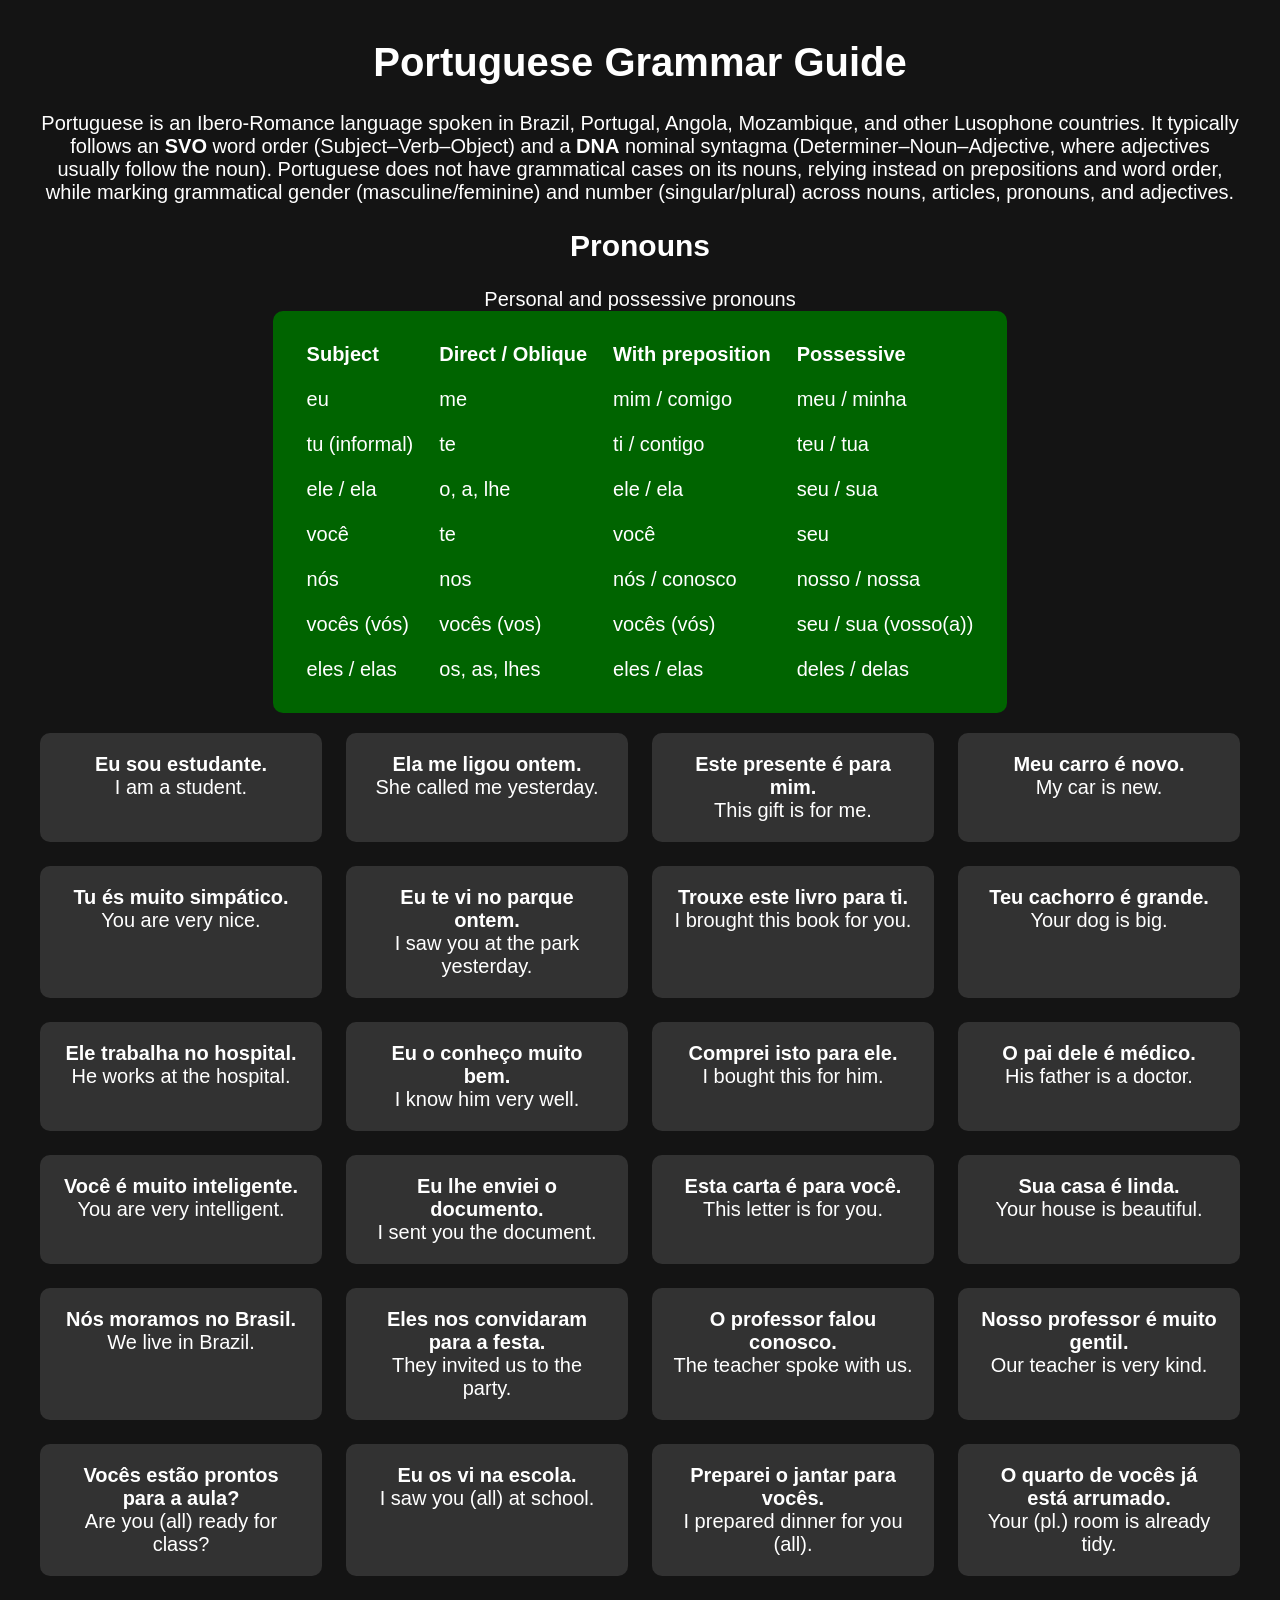
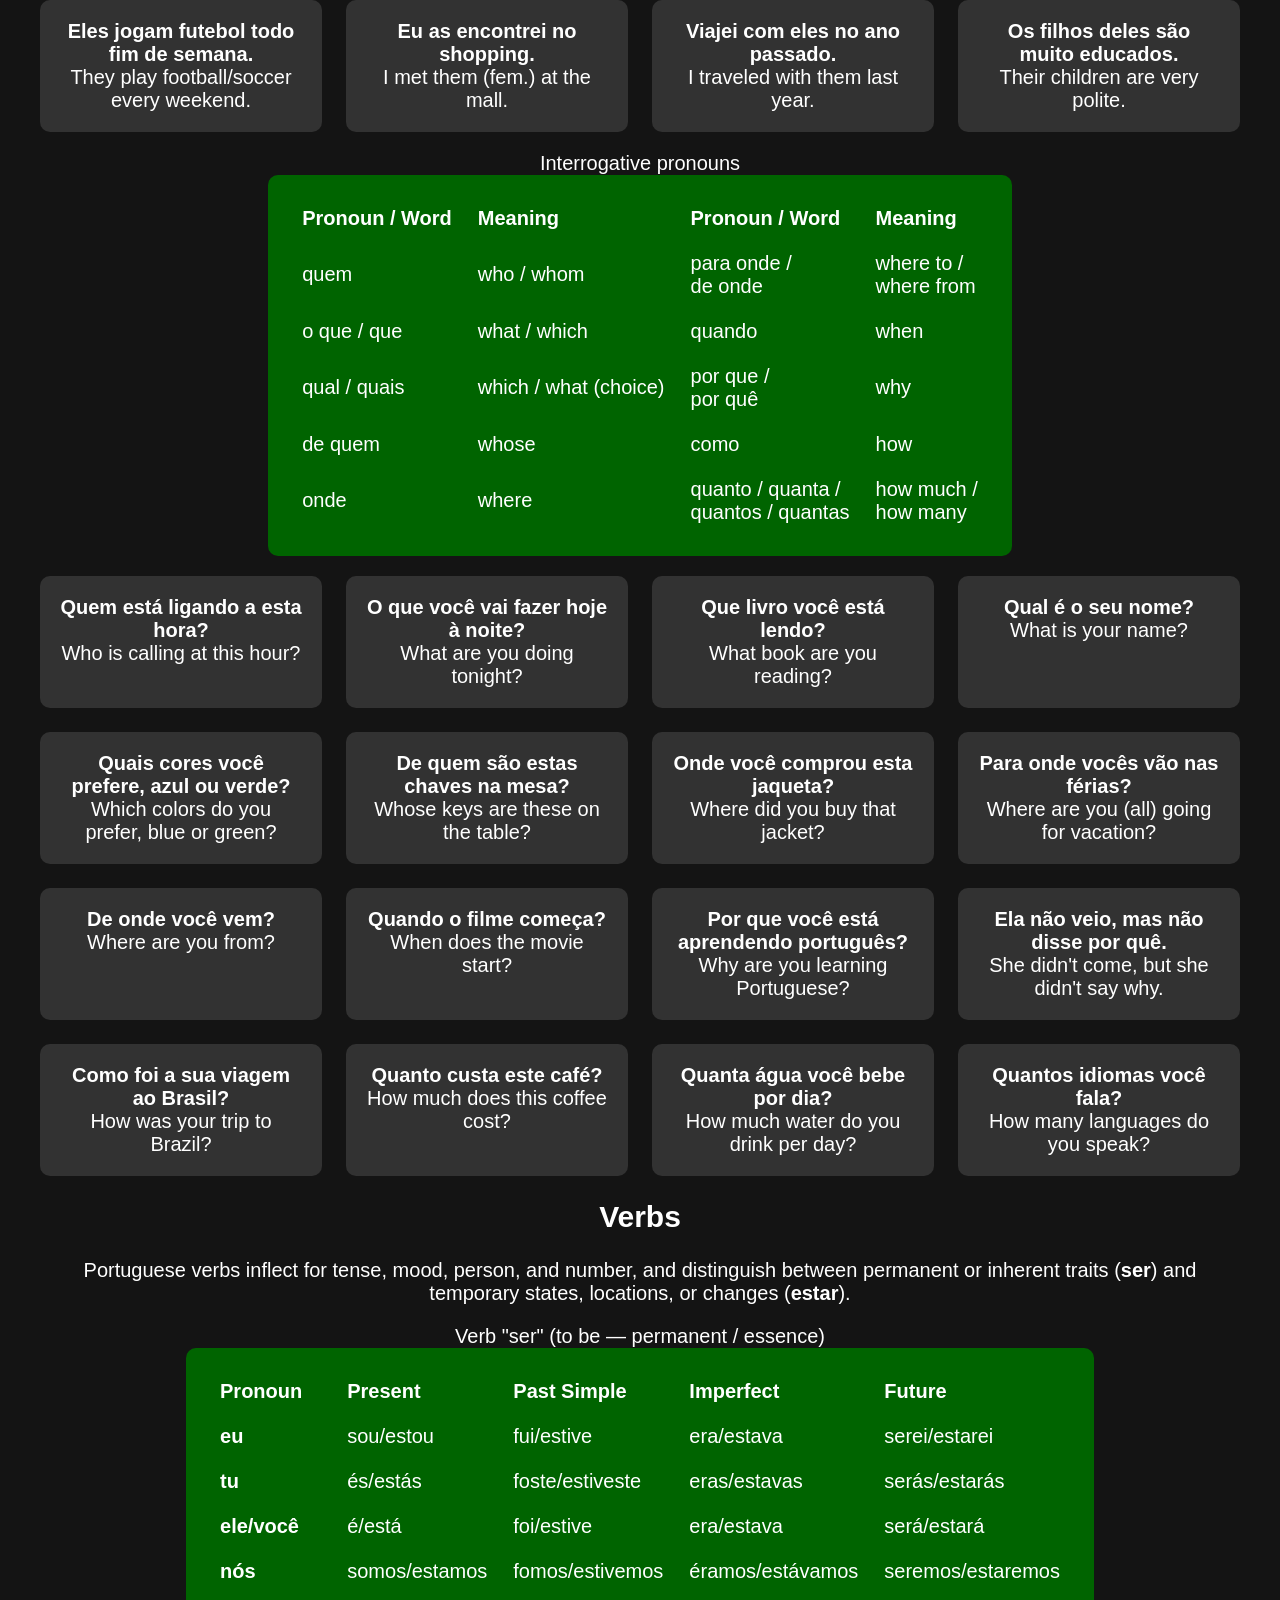
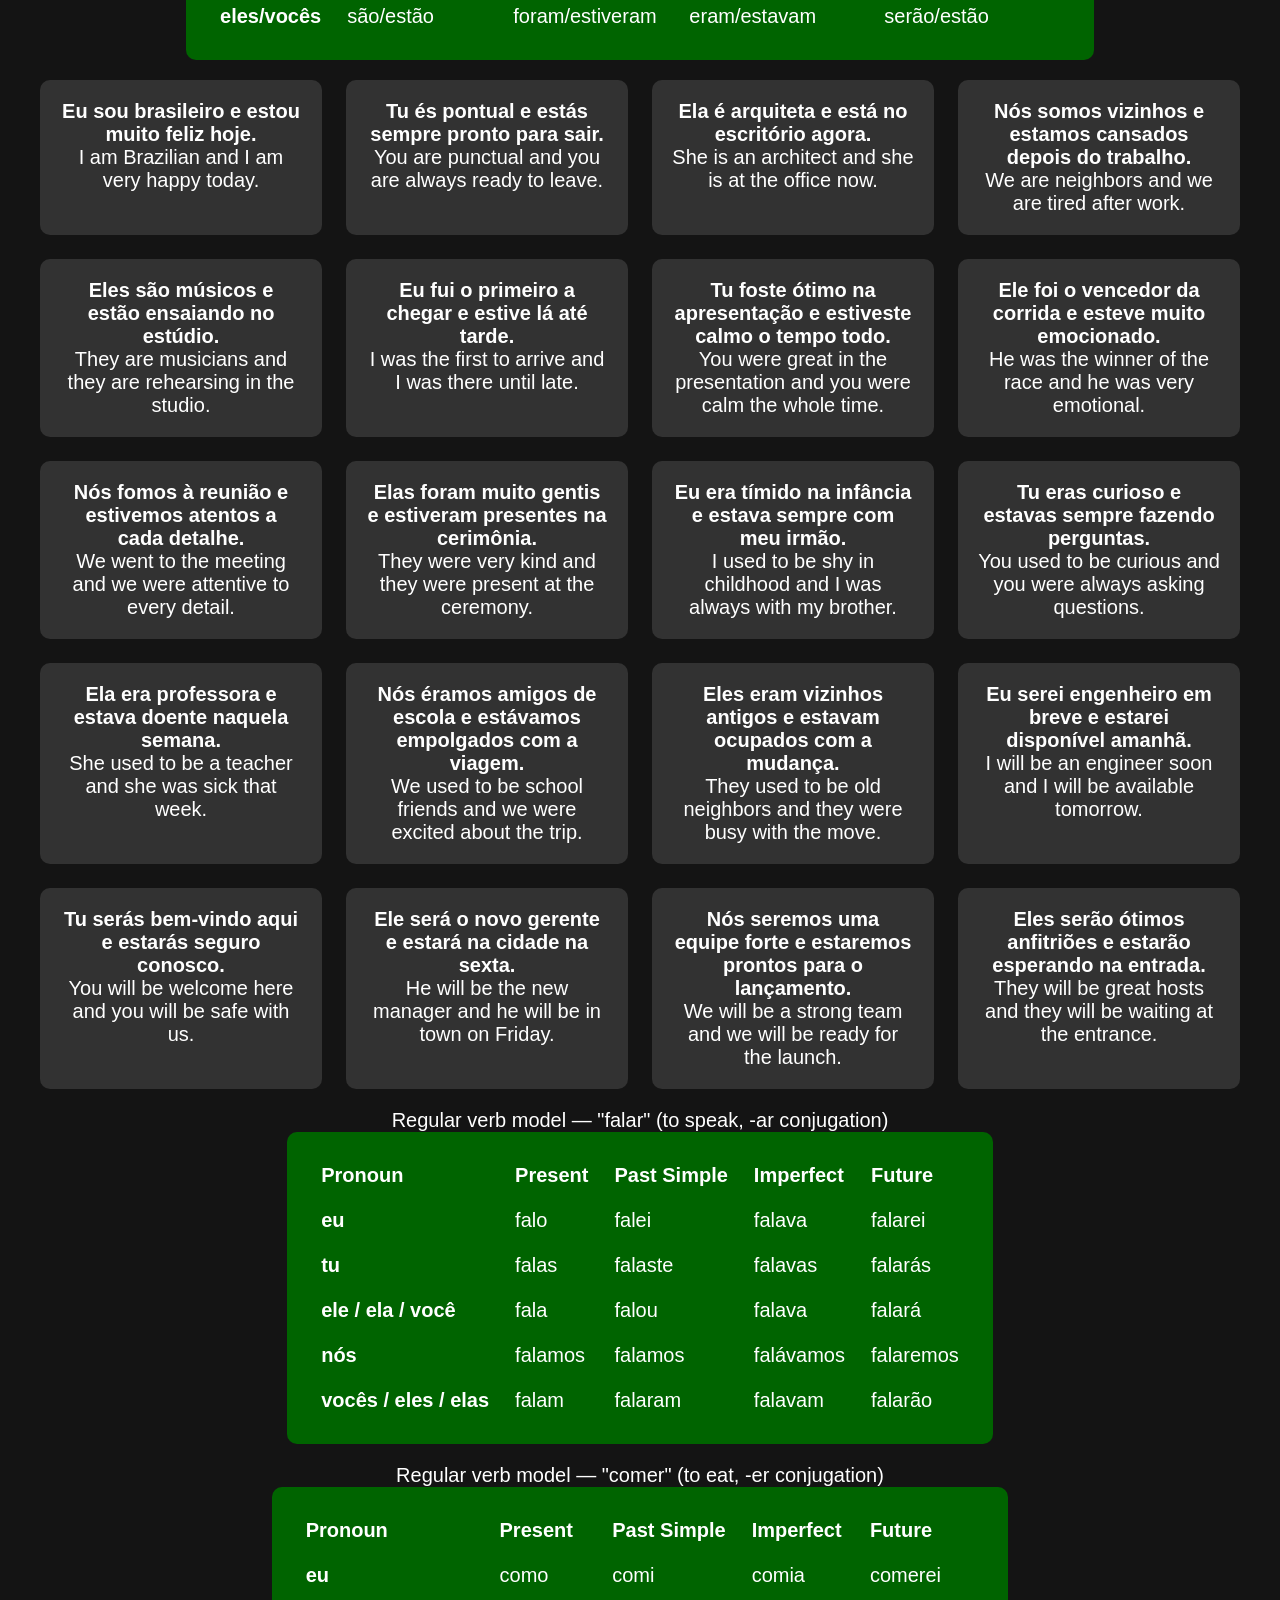
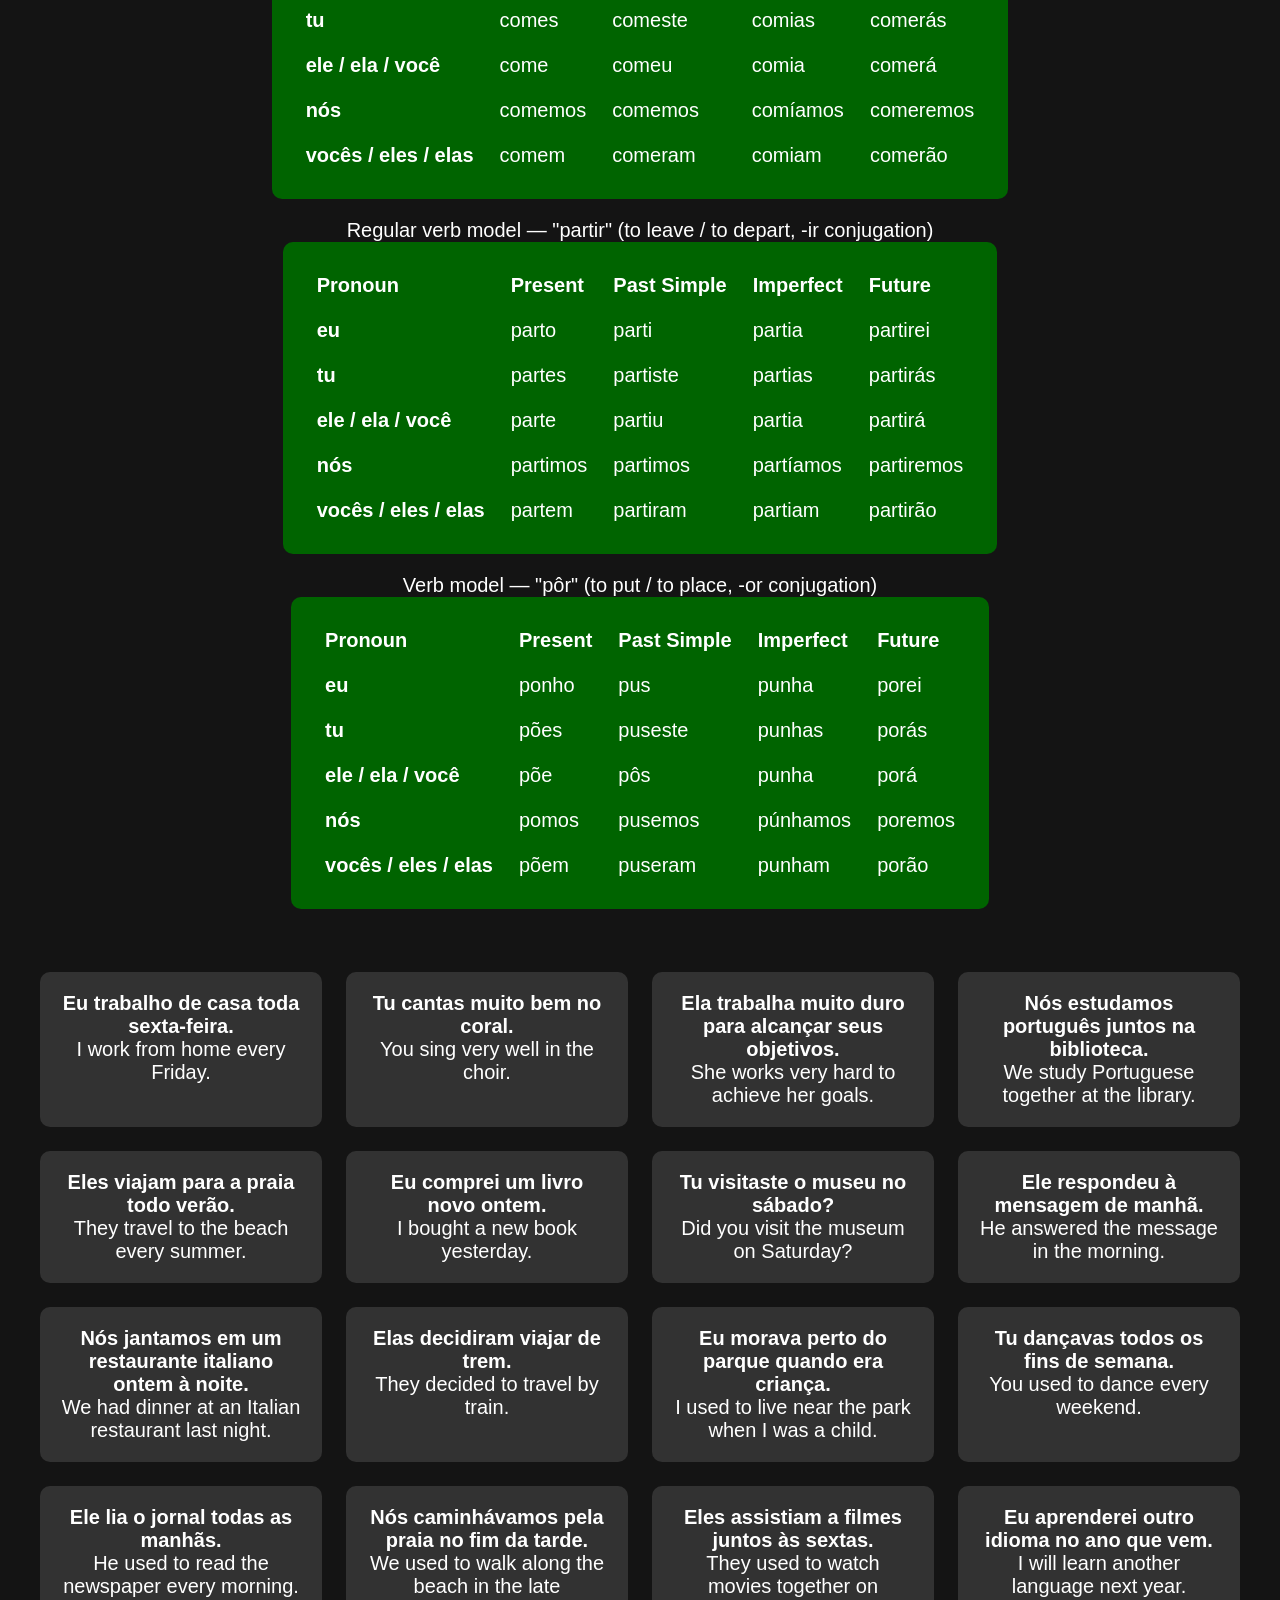
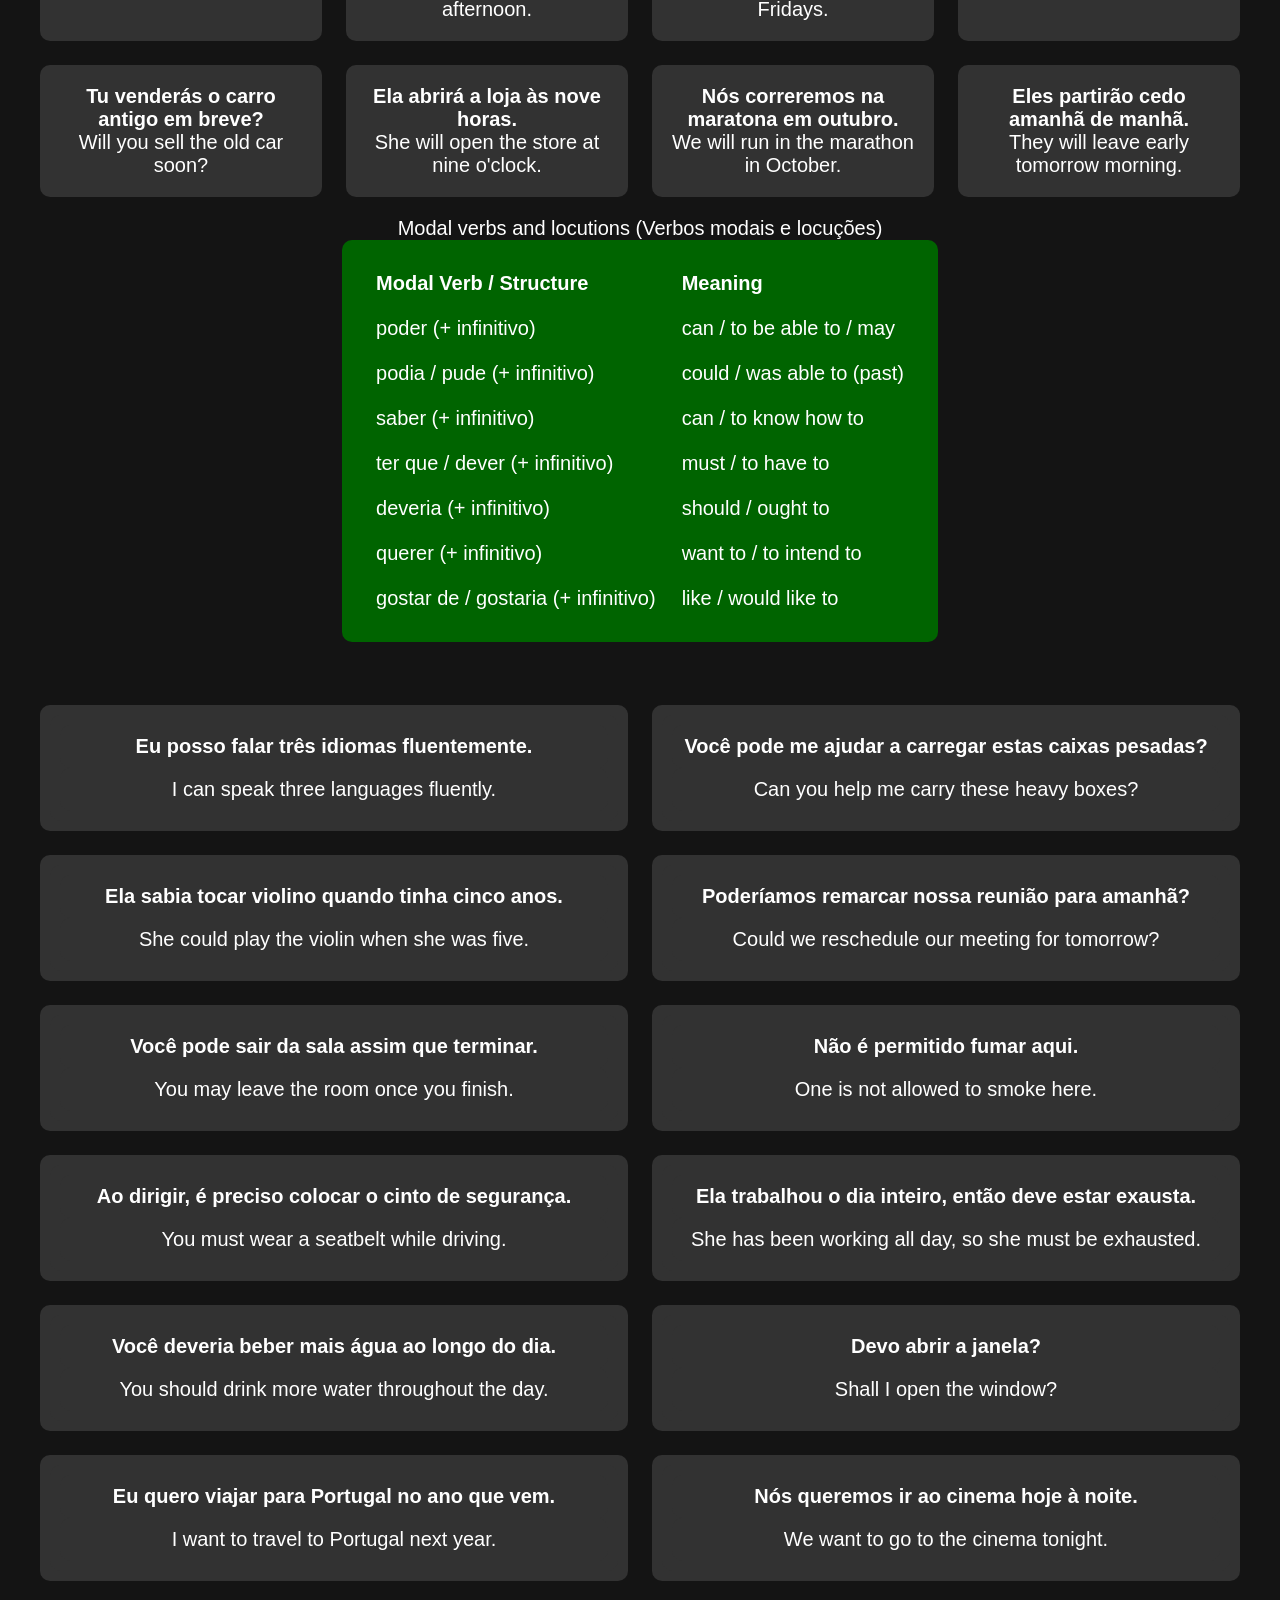
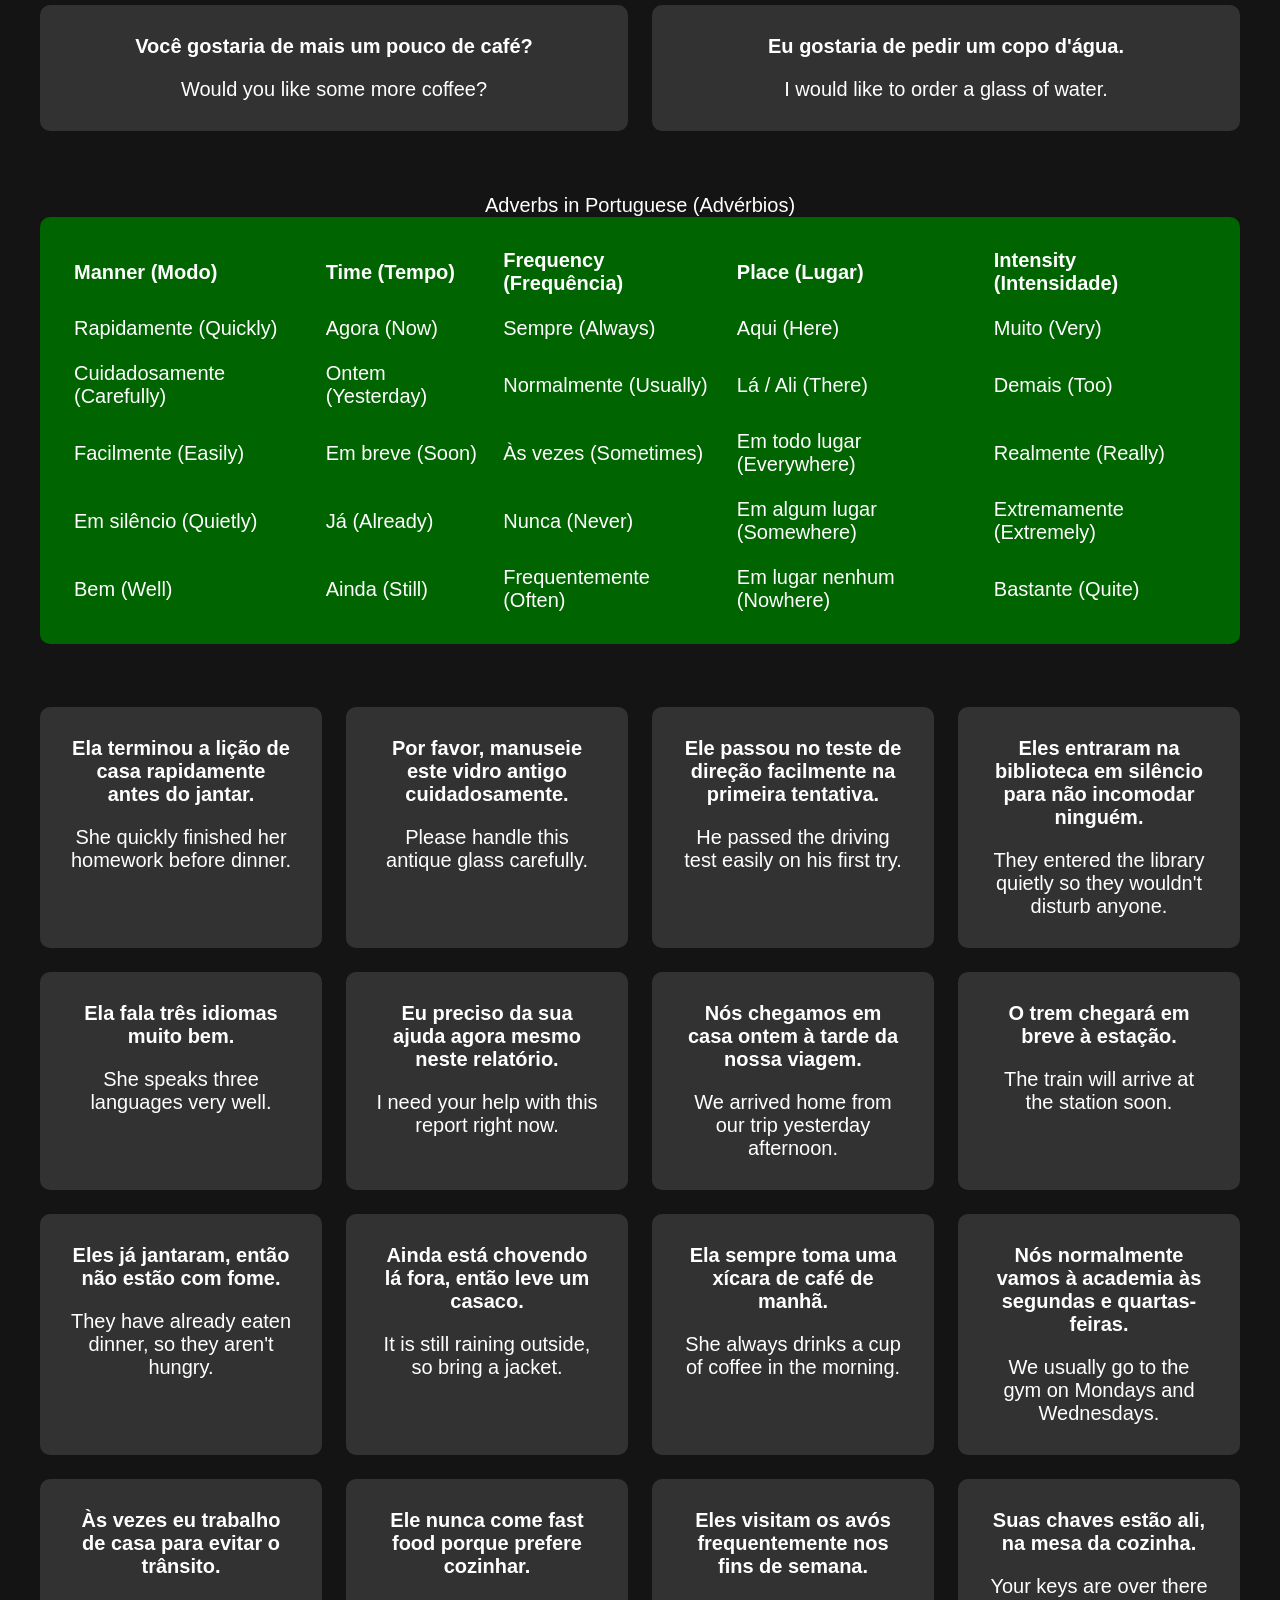
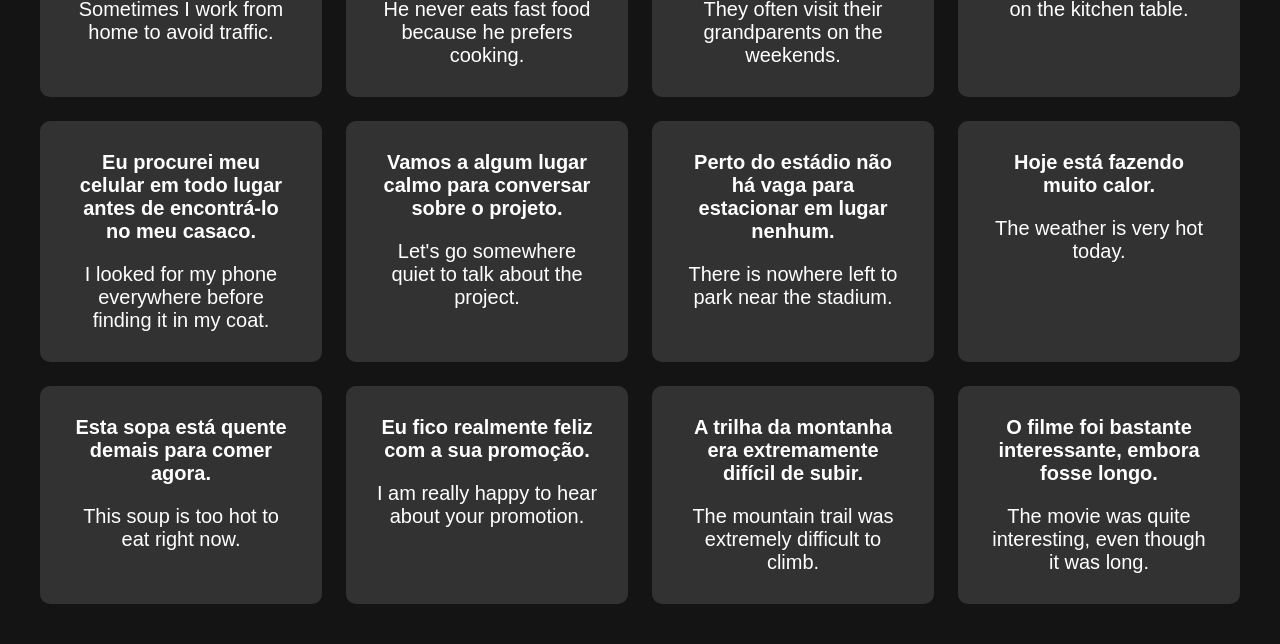
<file: portuguese/porgrammar.html>
<!DOCTYPE html>
<html lang="en">

<head>
  <meta charset="UTF-8" />
  <meta name="viewport" content="width=device-width, initial-scale=1.0" />
  <title>Portuguese Grammar Guide</title>
  <link rel="stylesheet" href="../portuguese/porgrammar.css" />
</head>

<body>
  <header>
    <h1>Portuguese Grammar Guide</h1>
    <p>
      Portuguese is an Ibero-Romance language spoken in Brazil, Portugal, Angola, Mozambique, and other Lusophone countries.
      It typically follows an <strong>SVO</strong> word order (Subject–Verb–Object) and a <strong>DNA</strong> nominal
      syntagma (Determiner–Noun–Adjective, where adjectives usually follow the noun). Portuguese does
      not have grammatical cases on its nouns, relying instead on prepositions and word order, while marking grammatical
      gender (masculine/feminine) and number (singular/plural) across nouns, articles, pronouns, and adjectives.
    </p>
  </header>

  <main>
    <section id="pronouns">
      <h2>Pronouns</h2>

      <table class="table"> <!-- PRONOUNS TABLE -->
        <caption>Personal and possessive pronouns</caption>
        <thead>
          <tr>
            <th>Subject</th>
            <th>Direct / Oblique</th>
            <th>With preposition</th>
            <th>Possessive</th>
          </tr>
        </thead>
        <tbody>
          <tr>
            <td>eu</td>
            <td>me</td>
            <td>mim / comigo</td>
            <td>meu / minha</td>
          </tr>
          <tr>
            <td>tu (informal)</td>
            <td>te</td>
            <td>ti / contigo</td>
            <td>teu / tua</td>
          </tr>
          <tr>
            <td>ele / ela</td>
            <td>o, a, lhe</td>
            <td>ele / ela</td>
            <td>seu / sua</td>
          </tr>
          <tr>
            <td>você</td>
            <td>te</td>
            <td>você</td>
            <td>seu</td>
          </tr>
          <tr>
            <td>nós</td>
            <td>nos</td>
            <td>nós / conosco</td>
            <td>nosso / nossa</td>
          </tr>
          <tr>
            <td>vocês (vós)</td>
            <td>vocês (vos)</td>
            <td>vocês (vós)</td>
            <td>seu / sua (vosso(a))</td>
          </tr>
          <tr>
            <td>eles / elas</td>
            <td>os, as, lhes</td>
            <td>eles / elas</td>
            <td>deles / delas</td>
          </tr>
        </tbody>
      </table>
      <div class="pronouns-examples">
        <!-- EU (I) -->
        <div class="example">
          <strong>Eu sou estudante.</strong><br>
          <span>I am a student.</span>
        </div>
        <div class="example">
          <strong>Ela me ligou ontem.</strong><br>
          <span>She called me yesterday.</span>
        </div>
        <div class="example">
          <strong>Este presente é para mim.</strong><br>
          <span>This gift is for me.</span>
        </div>
        <div class="example">
          <strong>Meu carro é novo.</strong><br>
          <span>My car is new.</span>
        </div>

        <!-- TU (You - informal/regional) -->
        <div class="example">
          <strong>Tu és muito simpático.</strong><br>
          <span>You are very nice.</span>
        </div>
        <div class="example">
          <strong>Eu te vi no parque ontem.</strong><br>
          <span>I saw you at the park yesterday.</span>
        </div>
        <div class="example">
          <strong>Trouxe este livro para ti.</strong><br>
          <span>I brought this book for you.</span>
        </div>
        <div class="example">
          <strong>Teu cachorro é grande.</strong><br>
          <span>Your dog is big.</span>
        </div>

        <!-- ELE / ELA (He / She / It) -->
        <div class="example">
          <strong>Ele trabalha no hospital.</strong><br>
          <span>He works at the hospital.</span>
        </div>
        <div class="example">
          <strong>Eu o conheço muito bem.</strong><br>
          <span>I know him very well.</span>
        </div>
        <div class="example">
          <strong>Comprei isto para ele.</strong><br>
          <span>I bought this for him.</span>
        </div>
        <div class="example">
          <strong>O pai dele é médico.</strong><br>
          <span>His father is a doctor.</span>
        </div>

        <!-- VOCÊ (You - standard BP) -->
        <div class="example">
          <strong>Você é muito inteligente.</strong><br>
          <span>You are very intelligent.</span>
        </div>
        <div class="example">
          <strong>Eu lhe enviei o documento.</strong><br>
          <span>I sent you the document.</span>
        </div>
        <div class="example">
          <strong>Esta carta é para você.</strong><br>
          <span>This letter is for you.</span>
        </div>
        <div class="example">
          <strong>Sua casa é linda.</strong><br>
          <span>Your house is beautiful.</span>
        </div>

        <!-- NÓS (We) -->
        <div class="example">
          <strong>Nós moramos no Brasil.</strong><br>
          <span>We live in Brazil.</span>
        </div>
        <div class="example">
          <strong>Eles nos convidaram para a festa.</strong><br>
          <span>They invited us to the party.</span>
        </div>
        <div class="example">
          <strong>O professor falou conosco.</strong><br>
          <span>The teacher spoke with us.</span>
        </div>
        <div class="example">
          <strong>Nosso professor é muito gentil.</strong><br>
          <span>Our teacher is very kind.</span>
        </div>

        <!-- VOCÊS (You pl.) -->
        <div class="example">
          <strong>Vocês estão prontos para a aula?</strong><br>
          <span>Are you (all) ready for class?</span>
        </div>
        <div class="example">
          <strong>Eu os vi na escola.</strong><br>
          <span>I saw you (all) at school.</span>
        </div>
        <div class="example">
          <strong>Preparei o jantar para vocês.</strong><br>
          <span>I prepared dinner for you (all).</span>
        </div>
        <div class="example">
          <strong>O quarto de vocês já está arrumado.</strong><br>
          <span>Your (pl.) room is already tidy.</span>
        </div>

        <!-- ELES / ELAS (They) -->
        <div class="example">
          <strong>Eles jogam futebol todo fim de semana.</strong><br>
          <span>They play football/soccer every weekend.</span>
        </div>
        <div class="example">
          <strong>Eu as encontrei no shopping.</strong><br>
          <span>I met them (fem.) at the mall.</span>
        </div>
        <div class="example">
          <strong>Viajei com eles no ano passado.</strong><br>
          <span>I traveled with them last year.</span>
        </div>
        <div class="example">
          <strong>Os filhos deles são muito educados.</strong><br>
          <span>Their children are very polite.</span>
        </div>
      </div>
      <table class="table"> <!-- INTERROGATIVE PRONOUNS TABLE -->
        <caption>Interrogative pronouns</caption>
        <thead>
          <tr>
            <th>Pronoun / Word</th>
            <th>Meaning</th>
            <th>Pronoun / Word</th>
            <th>Meaning</th>
          </tr>
        </thead>
        <tbody>
          <tr>
            <td>quem</td>
            <td>who / whom</td>
            <td>para onde /<br> de onde</td>
            <td>where to /<br> where from</td>
          </tr>
          <tr>
            <td>o que / que</td>
            <td>what / which</td>
            <td>quando</td>
            <td>when</td>
          </tr>
          <tr>
            <td>qual / quais</td>
            <td>which / what (choice)</td>
            <td>por que /<br> por quê</td>
            <td>why</td>
          </tr>
          <tr>
            <td>de quem</td>
            <td>whose</td>
            <td>como</td>
            <td>how</td>
          </tr>
          <tr>
            <td>onde</td>
            <td>where</td>
            <td>quanto / quanta / <br>quantos / quantas</td>
            <td>how much /<br> how many</td>
          </tr>
        </tbody>
      </table>
      <div class="int-pronouns-examples">
        <!-- QUEM (who / whom) -->
        <div class="example">
          <strong>Quem está ligando a esta hora?</strong><br>
          <span>Who is calling at this hour?</span>
        </div>

        <!-- O QUE / QUE (what / which) -->
        <div class="example">
          <strong>O que você vai fazer hoje à noite?</strong><br>
          <span>What are you doing tonight?</span>
        </div>
        <div class="example">
          <strong>Que livro você está lendo?</strong><br>
          <span>What book are you reading?</span>
        </div>

        <!-- QUAL / QUAIS (which / what - choice) -->
        <div class="example">
          <strong>Qual é o seu nome?</strong><br>
          <span>What is your name?</span>
        </div>
        <div class="example">
          <strong>Quais cores você prefere, azul ou verde?</strong><br>
          <span>Which colors do you prefer, blue or green?</span>
        </div>

        <!-- DE QUEM (whose) -->
        <div class="example">
          <strong>De quem são estas chaves na mesa?</strong><br>
          <span>Whose keys are these on the table?</span>
        </div>

        <!-- ONDE (where) -->
        <div class="example">
          <strong>Onde você comprou esta jaqueta?</strong><br>
          <span>Where did you buy that jacket?</span>
        </div>

        <!-- PARA ONDE (where to) -->
        <div class="example">
          <strong>Para onde vocês vão nas férias?</strong><br>
          <span>Where are you (all) going for vacation?</span>
        </div>

        <!-- DE ONDE (where from) -->
        <div class="example">
          <strong>De onde você vem?</strong><br>
          <span>Where are you from?</span>
        </div>

        <!-- QUANDO (when) -->
        <div class="example">
          <strong>Quando o filme começa?</strong><br>
          <span>When does the movie start?</span>
        </div>

        <!-- POR QUE / POR QUÊ (why) -->
        <div class="example">
          <strong>Por que você está aprendendo português?</strong><br>
          <span>Why are you learning Portuguese?</span>
        </div>
        <div class="example">
          <strong>Ela não veio, mas não disse por quê.</strong><br>
          <span>She didn't come, but she didn't say why.</span>
        </div>

        <!-- COMO (how) -->
        <div class="example">
          <strong>Como foi a sua viagem ao Brasil?</strong><br>
          <span>How was your trip to Brazil?</span>
        </div>

        <!-- QUANTO / QUANTA / QUANTOS / QUANTAS (how much / how many) -->
        <div class="example">
          <strong>Quanto custa este café?</strong><br>
          <span>How much does this coffee cost?</span>
        </div>
        <div class="example">
          <strong>Quanta água você bebe por dia?</strong><br>
          <span>How much water do you drink per day?</span>
        </div>
        <div class="example">
          <strong>Quantos idiomas você fala?</strong><br>
          <span>How many languages do you speak?</span>
        </div>
      </div>
    </section>

    <section id="verbs">
      <h2>Verbs</h2>
      <p>
        Portuguese verbs inflect for tense, mood, person, and number, and distinguish between permanent or inherent
        traits (<strong>ser</strong>) and temporary states, locations, or changes (<strong>estar</strong>).
      </p>

      <table class="table"> <!-- SER TABLE -->
        <caption>Verb "ser" (to be — permanent / essence)</caption>
        <thead>
          <tr>
            <th>Pronoun</th>
            <th>Present</th>
            <th>Past Simple</th>
            <th>Imperfect</th>
            <th>Future</th>
          </tr>
        </thead>
        <tbody>
          <tr>
            <th>eu</th>
            <td>sou/estou</td>
            <td>fui/estive</td>
            <td>era/estava</td>
            <td>serei/estarei</td>
          </tr>
          <tr>
            <th>tu</th>
            <td>és/estás</td>
            <td>foste/estiveste</td>
            <td>eras/estavas</td>
            <td>serás/estarás</td>
          </tr>
          <tr>
            <th>ele/você</th>
            <td>é/está</td>
            <td>foi/estive</td>
            <td>era/estava</td>
            <td>será/estará</td>
          </tr>
          <tr>
            <th>nós</th>
            <td>somos/estamos</td>
            <td>fomos/estivemos</td>
            <td>éramos/estávamos</td>
            <td>seremos/estaremos</td>
          </tr>
          <tr>
            <th>eles/vocês</th>
            <td>são/estão</td>
            <td>foram/estiveram</td>
            <td>eram/estavam</td>
            <td>serão/estão</td>
          </tr>
        </tbody>
      </table>

      <div class="ser-examples">
        <!-- PRESENT -->
        <div class="example">
          <strong>Eu sou brasileiro e estou muito feliz hoje.</strong><br>
          <span>I am Brazilian and I am very happy today.</span>
        </div>
        <div class="example">
          <strong>Tu és pontual e estás sempre pronto para sair.</strong><br>
          <span>You are punctual and you are always ready to leave.</span>
        </div>
        <div class="example">
          <strong>Ela é arquiteta e está no escritório agora.</strong><br>
          <span>She is an architect and she is at the office now.</span>
        </div>
        <div class="example">
          <strong>Nós somos vizinhos e estamos cansados depois do trabalho.</strong><br>
          <span>We are neighbors and we are tired after work.</span>
        </div>
        <div class="example">
          <strong>Eles são músicos e estão ensaiando no estúdio.</strong><br>
          <span>They are musicians and they are rehearsing in the studio.</span>
        </div>

        <!-- PAST SIMPLE (PRETÉRITO PERFEITO) -->
        <div class="example">
          <strong>Eu fui o primeiro a chegar e estive lá até tarde.</strong><br>
          <span>I was the first to arrive and I was there until late.</span>
        </div>
        <div class="example">
          <strong>Tu foste ótimo na apresentação e estiveste calmo o tempo todo.</strong><br>
          <span>You were great in the presentation and you were calm the whole time.</span>
        </div>
        <div class="example">
          <strong>Ele foi o vencedor da corrida e esteve muito emocionado.</strong><br>
          <span>He was the winner of the race and he was very emotional.</span>
        </div>
        <div class="example">
          <strong>Nós fomos à reunião e estivemos atentos a cada detalhe.</strong><br>
          <span>We went to the meeting and we were attentive to every detail.</span>
        </div>
        <div class="example">
          <strong>Elas foram muito gentis e estiveram presentes na cerimônia.</strong><br>
          <span>They were very kind and they were present at the ceremony.</span>
        </div>

        <!-- IMPERFECT (PRETÉRITO IMPERFEITO) -->
        <div class="example">
          <strong>Eu era tímido na infância e estava sempre com meu irmão.</strong><br>
          <span>I used to be shy in childhood and I was always with my brother.</span>
        </div>
        <div class="example">
          <strong>Tu eras curioso e estavas sempre fazendo perguntas.</strong><br>
          <span>You used to be curious and you were always asking questions.</span>
        </div>
        <div class="example">
          <strong>Ela era professora e estava doente naquela semana.</strong><br>
          <span>She used to be a teacher and she was sick that week.</span>
        </div>
        <div class="example">
          <strong>Nós éramos amigos de escola e estávamos empolgados com a viagem.</strong><br>
          <span>We used to be school friends and we were excited about the trip.</span>
        </div>
        <div class="example">
          <strong>Eles eram vizinhos antigos e estavam ocupados com a mudança.</strong><br>
          <span>They used to be old neighbors and they were busy with the move.</span>
        </div>

        <!-- FUTURE (FUTURO DO PRESENTE) -->
        <div class="example">
          <strong>Eu serei engenheiro em breve e estarei disponível amanhã.</strong><br>
          <span>I will be an engineer soon and I will be available tomorrow.</span>
        </div>
        <div class="example">
          <strong>Tu serás bem-vindo aqui e estarás seguro conosco.</strong><br>
          <span>You will be welcome here and you will be safe with us.</span>
        </div>
        <div class="example">
          <strong>Ele será o novo gerente e estará na cidade na sexta.</strong><br>
          <span>He will be the new manager and he will be in town on Friday.</span>
        </div>
        <div class="example">
          <strong>Nós seremos uma equipe forte e estaremos prontos para o lançamento.</strong><br>
          <span>We will be a strong team and we will be ready for the launch.</span>
        </div>
        <div class="example">
          <strong>Eles serão ótimos anfitriões e estarão esperando na entrada.</strong><br>
          <span>They will be great hosts and they will be waiting at the entrance.</span>
        </div>
      </div>

      <table class="table"> <!-- FALAR TABLE -->
        <caption>Regular verb model — "falar" (to speak, -ar conjugation)</caption>
        <thead>
          <tr>
            <th>Pronoun</th>
            <th>Present</th>
            <th>Past Simple</th>
            <th>Imperfect</th>
            <th>Future</th>
          </tr>
        </thead>
        <tbody>
          <tr>
            <th>eu</th>
            <td>falo</td>
            <td>falei</td>
            <td>falava</td>
            <td>falarei</td>
          </tr>
          <tr>
            <th>tu</th>
            <td>falas</td>
            <td>falaste</td>
            <td>falavas</td>
            <td>falarás</td>
          </tr>
          <tr>
            <th>ele / ela / você</th>
            <td>fala</td>
            <td>falou</td>
            <td>falava</td>
            <td>falará</td>
          </tr>
          <tr>
            <th>nós</th>
            <td>falamos</td>
            <td>falamos</td>
            <td>falávamos</td>
            <td>falaremos</td>
          </tr>
          <tr>
            <th>vocês / eles / elas</th>
            <td>falam</td>
            <td>falaram</td>
            <td>falavam</td>
            <td>falarão</td>
          </tr>
        </tbody>
      </table>
      <table class="table"> <!-- COMER TABLE -->
        <caption>Regular verb model — "comer" (to eat, -er conjugation)</caption>
        <thead>
          <tr>
            <th>Pronoun</th>
            <th>Present</th>
            <th>Past Simple</th>
            <th>Imperfect</th>
            <th>Future</th>
          </tr>
        </thead>
        <tbody>
          <tr>
            <th>eu</th>
            <td>como</td>
            <td>comi</td>
            <td>comia</td>
            <td>comerei</td>
          </tr>
          <tr>
            <th>tu</th>
            <td>comes</td>
            <td>comeste</td>
            <td>comias</td>
            <td>comerás</td>
          </tr>
          <tr>
            <th>ele / ela / você</th>
            <td>come</td>
            <td>comeu</td>
            <td>comia</td>
            <td>comerá</td>
          </tr>
          <tr>
            <th>nós</th>
            <td>comemos</td>
            <td>comemos</td>
            <td>comíamos</td>
            <td>comeremos</td>
          </tr>
          <tr>
            <th>vocês / eles / elas</th>
            <td>comem</td>
            <td>comeram</td>
            <td>comiam</td>
            <td>comerão</td>
          </tr>
        </tbody>
      </table>
      <table class="table"> <!-- PARTIR TABLE -->
        <caption>Regular verb model — "partir" (to leave / to depart, -ir conjugation)</caption>
        <thead>
          <tr>
            <th>Pronoun</th>
            <th>Present</th>
            <th>Past Simple</th>
            <th>Imperfect</th>
            <th>Future</th>
          </tr>
        </thead>
        <tbody>
          <tr>
            <th>eu</th>
            <td>parto</td>
            <td>parti</td>
            <td>partia</td>
            <td>partirei</td>
          </tr>
          <tr>
            <th>tu</th>
            <td>partes</td>
            <td>partiste</td>
            <td>partias</td>
            <td>partirás</td>
          </tr>
          <tr>
            <th>ele / ela / você</th>
            <td>parte</td>
            <td>partiu</td>
            <td>partia</td>
            <td>partirá</td>
          </tr>
          <tr>
            <th>nós</th>
            <td>partimos</td>
            <td>partimos</td>
            <td>partíamos</td>
            <td>partiremos</td>
          </tr>
          <tr>
            <th>vocês / eles / elas</th>
            <td>partem</td>
            <td> partiram</td>
            <td>partiam</td>
            <td>partirão</td>
          </tr>
        </tbody>
      </table>
      <table class="table"> <!-- POR TABLE -->
        <caption>Verb model — "pôr" (to put / to place, -or conjugation)</caption>
        <thead>
          <tr>
            <th>Pronoun</th>
            <th>Present</th>
            <th>Past Simple</th>
            <th>Imperfect</th>
            <th>Future</th>
          </tr>
        </thead>
        <tbody>
          <tr>
            <th>eu</th>
            <td>ponho</td>
            <td>pus</td>
            <td>punha</td>
            <td>porei</td>
          </tr>
          <tr>
            <th>tu</th>
            <td>pões</td>
            <td>puseste</td>
            <td>punhas</td>
            <td>porás</td>
          </tr>
          <tr>
            <th>ele / ela / você</th>
            <td>põe</td>
            <td>pôs</td>
            <td>punha</td>
            <td>porá</td>
          </tr>
          <tr>
            <th>nós</th>
            <td>pomos</td>
            <td>pusemos</td>
            <td>púnhamos</td>
            <td>poremos</td>
          </tr>
          <tr>
            <th>vocês / eles / elas</th>
            <td>põem</td>
            <td>puseram</td>
            <td>punham</td>
            <td>porão</td>
          </tr>
        </tbody>
      </table>
      <br>
      <div class="conjugation-examples">
        <!-- PRESENT -->
        <div class="example">
          <strong>Eu trabalho de casa toda sexta-feira.</strong><br>
          <span>I work from home every Friday.</span>
        </div>
        <div class="example">
          <strong>Tu cantas muito bem no coral.</strong><br>
          <span>You sing very well in the choir.</span>
        </div>
        <div class="example">
          <strong>Ela trabalha muito duro para alcançar seus objetivos.</strong><br>
          <span>She works very hard to achieve her goals.</span>
        </div>
        <div class="example">
          <strong>Nós estudamos português juntos na biblioteca.</strong><br>
          <span>We study Portuguese together at the library.</span>
        </div>
        <div class="example">
          <strong>Eles viajam para a praia todo verão.</strong><br>
          <span>They travel to the beach every summer.</span>
        </div>

        <!-- PAST SIMPLE (PRETÉRITO PERFEITO) -->
        <div class="example">
          <strong>Eu comprei um livro novo ontem.</strong><br>
          <span>I bought a new book yesterday.</span>
        </div>
        <div class="example">
          <strong>Tu visitaste o museu no sábado?</strong><br>
          <span>Did you visit the museum on Saturday?</span>
        </div>
        <div class="example">
          <strong>Ele respondeu à mensagem de manhã.</strong><br>
          <span>He answered the message in the morning.</span>
        </div>
        <div class="example">
          <strong>Nós jantamos em um restaurante italiano ontem à noite.</strong><br>
          <span>We had dinner at an Italian restaurant last night.</span>
        </div>
        <div class="example">
          <strong>Elas decidiram viajar de trem.</strong><br>
          <span>They decided to travel by train.</span>
        </div>

        <!-- IMPERFECT (PRETÉRITO IMPERFEITO) -->
        <div class="example">
          <strong>Eu morava perto do parque quando era criança.</strong><br>
          <span>I used to live near the park when I was a child.</span>
        </div>
        <div class="example">
          <strong>Tu dançavas todos os fins de semana.</strong><br>
          <span>You used to dance every weekend.</span>
        </div>
        <div class="example">
          <strong>Ele lia o jornal todas as manhãs.</strong><br>
          <span>He used to read the newspaper every morning.</span>
        </div>
        <div class="example">
          <strong>Nós caminhávamos pela praia no fim da tarde.</strong><br>
          <span>We used to walk along the beach in the late afternoon.</span>
        </div>
        <div class="example">
          <strong>Eles assistiam a filmes juntos às sextas.</strong><br>
          <span>They used to watch movies together on Fridays.</span>
        </div>

        <!-- FUTURE (FUTURO DO PRESENTE) -->
        <div class="example">
          <strong>Eu aprenderei outro idioma no ano que vem.</strong><br>
          <span>I will learn another language next year.</span>
        </div>
        <div class="example">
          <strong>Tu venderás o carro antigo em breve?</strong><br>
          <span>Will you sell the old car soon?</span>
        </div>
        <div class="example">
          <strong>Ela abrirá a loja às nove horas.</strong><br>
          <span>She will open the store at nine o'clock.</span>
        </div>
        <div class="example">
          <strong>Nós correremos na maratona em outubro.</strong><br>
          <span>We will run in the marathon in October.</span>
        </div>
        <div class="example">
          <strong>Eles partirão cedo amanhã de manhã.</strong><br>
          <span>They will leave early tomorrow morning.</span>
        </div>
      </div>
      <table class="table"> <!--MODAL VERBS / VERBAL LOCUTIONS-->
        <caption>Modal verbs and locutions (Verbos modais e locuções)</caption>
        <thead>
          <tr>
            <th>Modal Verb / Structure</th>
            <th>Meaning</th>
          </tr>
        </thead>
        <tbody>
          <tr>
            <td>poder (+ infinitivo)</td>
            <td>can / to be able to / may</td>
          </tr>
          <tr>
            <td>podia / pude (+ infinitivo)</td>
            <td>could / was able to (past)</td>
          </tr>
          <tr>
            <td>saber (+ infinitivo)</td>
            <td>can / to know how to</td>
          </tr>
          <tr>
            <td>ter que / dever (+ infinitivo)</td>
            <td>must / to have to</td>
          </tr>
          <tr>
            <td>deveria (+ infinitivo)</td>
            <td>should / ought to</td>
          </tr>
          <tr>
            <td>querer (+ infinitivo)</td>
            <td>want to / to intend to</td>
          </tr>
          <tr>
            <td>gostar de / gostaria (+ infinitivo)</td>
            <td>like / would like to</td>
          </tr>
        </tbody>
      </table>
      <br>
      <div class="modal-verbs">
        <!-- Poder (ability / can) -->
        <div class="modal-group">
          <div class="example-pair">
            <div><strong>Eu posso falar três idiomas fluentemente.</strong></div>
            <div>I can speak three languages fluently.</div>
          </div>
        </div>

        <div class="modal-group">
          <div class="example-pair">
            <div><strong>Você pode me ajudar a carregar estas caixas pesadas?</strong></div>
            <div>Can you help me carry these heavy boxes?</div>
          </div>
        </div>

        <!-- Podia / Sabia (past ability / could) -->
        <div class="modal-group">
          <div class="example-pair">
            <div><strong>Ela sabia tocar violino quando tinha cinco anos.</strong></div>
            <div>She could play the violin when she was five.</div>
          </div>
        </div>

        <div class="modal-group">
          <div class="example-pair">
            <div><strong>Poderíamos remarcar nossa reunião para amanhã?</strong></div>
            <div>Could we reschedule our meeting for tomorrow?</div>
          </div>
        </div>

        <!-- Poder (permission / may) -->
        <div class="modal-group">
          <div class="example-pair">
            <div><strong>Você pode sair da sala assim que terminar.</strong></div>
            <div>You may leave the room once you finish.</div>
          </div>
        </div>

        <div class="modal-group">
          <div class="example-pair">
            <div><strong>Não é permitido fumar aqui.</strong></div>
            <div>One is not allowed to smoke here.</div>
          </div>
        </div>

        <!-- Ter que / Dever (obligation / must) -->
        <div class="modal-group">
          <div class="example-pair">
            <div><strong>Ao dirigir, é preciso colocar o cinto de segurança.</strong></div>
            <div>You must wear a seatbelt while driving.</div>
          </div>
        </div>

        <div class="modal-group">
          <div class="example-pair">
            <div><strong>Ela trabalhou o dia inteiro, então deve estar exausta.</strong></div>
            <div>She has been working all day, so she must be exhausted.</div>
          </div>
        </div>

        <!-- Deveria (advice / should) -->
        <div class="modal-group">
          <div class="example-pair">
            <div><strong>Você deveria beber mais água ao longo do dia.</strong></div>
            <div>You should drink more water throughout the day.</div>
          </div>
        </div>

        <div class="modal-group">
          <div class="example-pair">
            <div><strong>Devo abrir a janela?</strong></div>
            <div>Shall I open the window?</div>
          </div>
        </div>

        <!-- Querer (want / intend) -->
        <div class="modal-group">
          <div class="example-pair">
            <div><strong>Eu quero viajar para Portugal no ano que vem.</strong></div>
            <div>I want to travel to Portugal next year.</div>
          </div>
        </div>

        <div class="modal-group">
          <div class="example-pair">
            <div><strong>Nós queremos ir ao cinema hoje à noite.</strong></div>
            <div>We want to go to the cinema tonight.</div>
          </div>
        </div>

        <!-- Gostaria / Querer (would like) -->
        <div class="modal-group">
          <div class="example-pair">
            <div><strong>Você gostaria de mais um pouco de café?</strong></div>
            <div>Would you like some more coffee?</div>
          </div>
        </div>

        <div class="modal-group">
          <div class="example-pair">
            <div><strong>Eu gostaria de pedir um copo d'água.</strong></div>
            <div>I would like to order a glass of water.</div>
          </div>
        </div>
      </div>
      <br>
      <table class="table"> <!--ADVERBS-->
        <caption>Adverbs in Portuguese (Advérbios)</caption>
        <thead>
          <tr>
            <th>Manner (Modo)</th>
            <th>Time (Tempo)</th>
            <th>Frequency (Frequência)</th>
            <th>Place (Lugar)</th>
            <th>Intensity (Intensidade)</th>
          </tr>
        </thead>
        <tbody>
          <tr>
            <td>Rapidamente (Quickly)</td>
            <td>Agora (Now)</td>
            <td>Sempre (Always)</td>
            <td>Aqui (Here)</td>
            <td>Muito (Very)</td>
          </tr>
          <tr>
            <td>Cuidadosamente (Carefully)</td>
            <td>Ontem (Yesterday)</td>
            <td>Normalmente (Usually)</td>
            <td>Lá / Ali (There)</td>
            <td>Demais (Too)</td>
          </tr>
          <tr>
            <td>Facilmente (Easily)</td>
            <td>Em breve (Soon)</td>
            <td>Às vezes (Sometimes)</td>
            <td>Em todo lugar (Everywhere)</td>
            <td>Realmente (Really)</td>
          </tr>
          <tr>
            <td>Em silêncio (Quietly)</td>
            <td>Já (Already)</td>
            <td>Nunca (Never)</td>
            <td>Em algum lugar (Somewhere)</td>
            <td>Extremamente (Extremely)</td>
          </tr>
          <tr>
            <td>Bem (Well)</td>
            <td>Ainda (Still)</td>
            <td>Frequentemente (Often)</td>
            <td>Em lugar nenhum (Nowhere)</td>
            <td>Bastante (Quite)</td>
          </tr>
        </tbody>
      </table>
      <br>
      <div class="adverbs">
        <!-- Rapidamente -->
        <div class="adverb-group">
          <div class="example-pair">
            <div><strong>Ela terminou a lição de casa rapidamente antes do jantar.</strong></div>
            <div>She quickly finished her homework before dinner.</div>
          </div>
        </div>

        <!-- Cuidadosamente -->
        <div class="adverb-group">
          <div class="example-pair">
            <div><strong>Por favor, manuseie este vidro antigo cuidadosamente.</strong></div>
            <div>Please handle this antique glass carefully.</div>
          </div>
        </div>

        <!-- Facilmente -->
        <div class="adverb-group">
          <div class="example-pair">
            <div><strong>Ele passou no teste de direção facilmente na primeira tentativa.</strong></div>
            <div>He passed the driving test easily on his first try.</div>
          </div>
        </div>

        <!-- Em silêncio -->
        <div class="adverb-group">
          <div class="example-pair">
            <div><strong>Eles entraram na biblioteca em silêncio para não incomodar ninguém.</strong></div>
            <div>They entered the library quietly so they wouldn't disturb anyone.</div>
          </div>
        </div>

        <!-- Bem -->
        <div class="adverb-group">
          <div class="example-pair">
            <div><strong>Ela fala três idiomas muito bem.</strong></div>
            <div>She speaks three languages very well.</div>
          </div>
        </div>

        <!-- Agora -->
        <div class="adverb-group">
          <div class="example-pair">
            <div><strong>Eu preciso da sua ajuda agora mesmo neste relatório.</strong></div>
            <div>I need your help with this report right now.</div>
          </div>
        </div>

        <!-- Ontem -->
        <div class="adverb-group">
          <div class="example-pair">
            <div><strong>Nós chegamos em casa ontem à tarde da nossa viagem.</strong></div>
            <div>We arrived home from our trip yesterday afternoon.</div>
          </div>
        </div>

        <!-- Em breve -->
        <div class="adverb-group">
          <div class="example-pair">
            <div><strong>O trem chegará em breve à estação.</strong></div>
            <div>The train will arrive at the station soon.</div>
          </div>
        </div>

        <!-- Já -->
        <div class="adverb-group">
          <div class="example-pair">
            <div><strong>Eles já jantaram, então não estão com fome.</strong></div>
            <div>They have already eaten dinner, so they aren't hungry.</div>
          </div>
        </div>

        <!-- Ainda -->
        <div class="adverb-group">
          <div class="example-pair">
            <div><strong>Ainda está chovendo lá fora, então leve um casaco.</strong></div>
            <div>It is still raining outside, so bring a jacket.</div>
          </div>
        </div>

        <!-- Sempre -->
        <div class="adverb-group">
          <div class="example-pair">
            <div><strong>Ela sempre toma uma xícara de café de manhã.</strong></div>
            <div>She always drinks a cup of coffee in the morning.</div>
          </div>
        </div>

        <!-- Normalmente -->
        <div class="adverb-group">
          <div class="example-pair">
            <div><strong>Nós normalmente vamos à academia às segundas e quartas-feiras.</strong></div>
            <div>We usually go to the gym on Mondays and Wednesdays.</div>
          </div>
        </div>

        <!-- Às vezes -->
        <div class="adverb-group">
          <div class="example-pair">
            <div><strong>Às vezes eu trabalho de casa para evitar o trânsito.</strong></div>
            <div>Sometimes I work from home to avoid traffic.</div>
          </div>
        </div>

        <!-- Nunca -->
        <div class="adverb-group">
          <div class="example-pair">
            <div><strong>Ele nunca come fast food porque prefere cozinhar.</strong></div>
            <div>He never eats fast food because he prefers cooking.</div>
          </div>
        </div>

        <!-- Frequentemente -->
        <div class="adverb-group">
          <div class="example-pair">
            <div><strong>Eles visitam os avós frequentemente nos fins de semana.</strong></div>
            <div>They often visit their grandparents on the weekends.</div>
          </div>
        </div>

        <!-- Lá / Ali -->
        <div class="adverb-group">
          <div class="example-pair">
            <div><strong>Suas chaves estão ali, na mesa da cozinha.</strong></div>
            <div>Your keys are over there on the kitchen table.</div>
          </div>
        </div>

        <!-- Em todo lugar -->
        <div class="adverb-group">
          <div class="example-pair">
            <div><strong>Eu procurei meu celular em todo lugar antes de encontrá-lo no meu casaco.</strong></div>
            <div>I looked for my phone everywhere before finding it in my coat.</div>
          </div>
        </div>

        <!-- Em algum lugar -->
        <div class="adverb-group">
          <div class="example-pair">
            <div><strong>Vamos a algum lugar calmo para conversar sobre o projeto.</strong></div>
            <div>Let's go somewhere quiet to talk about the project.</div>
          </div>
        </div>

        <!-- Em lugar nenhum -->
        <div class="adverb-group">
          <div class="example-pair">
            <div><strong>Perto do estádio não há vaga para estacionar em lugar nenhum.</strong></div>
            <div>There is nowhere left to park near the stadium.</div>
          </div>
        </div>

        <!-- Muito -->
        <div class="adverb-group">
          <div class="example-pair">
            <div><strong>Hoje está fazendo muito calor.</strong></div>
            <div>The weather is very hot today.</div>
          </div>
        </div>

        <!-- Demais -->
        <div class="adverb-group">
          <div class="example-pair">
            <div><strong>Esta sopa está quente demais para comer agora.</strong></div>
            <div>This soup is too hot to eat right now.</div>
          </div>
        </div>

        <!-- Realmente -->
        <div class="adverb-group">
          <div class="example-pair">
            <div><strong>Eu fico realmente feliz com a sua promoção.</strong></div>
            <div>I am really happy to hear about your promotion.</div>
          </div>
        </div>

        <!-- Extremamente -->
        <div class="adverb-group">
          <div class="example-pair">
            <div><strong>A trilha da montanha era extremamente difícil de subir.</strong></div>
            <div>The mountain trail was extremely difficult to climb.</div>
          </div>
        </div>

        <!-- Bastante -->
        <div class="adverb-group">
          <div class="example-pair">
            <div><strong>O filme foi bastante interessante, embora fosse longo.</strong></div>
            <div>The movie was quite interesting, even though it was long.</div>
          </div>
        </div>
      </div>
    </section>
  </main>
</body>

</html>
</file>
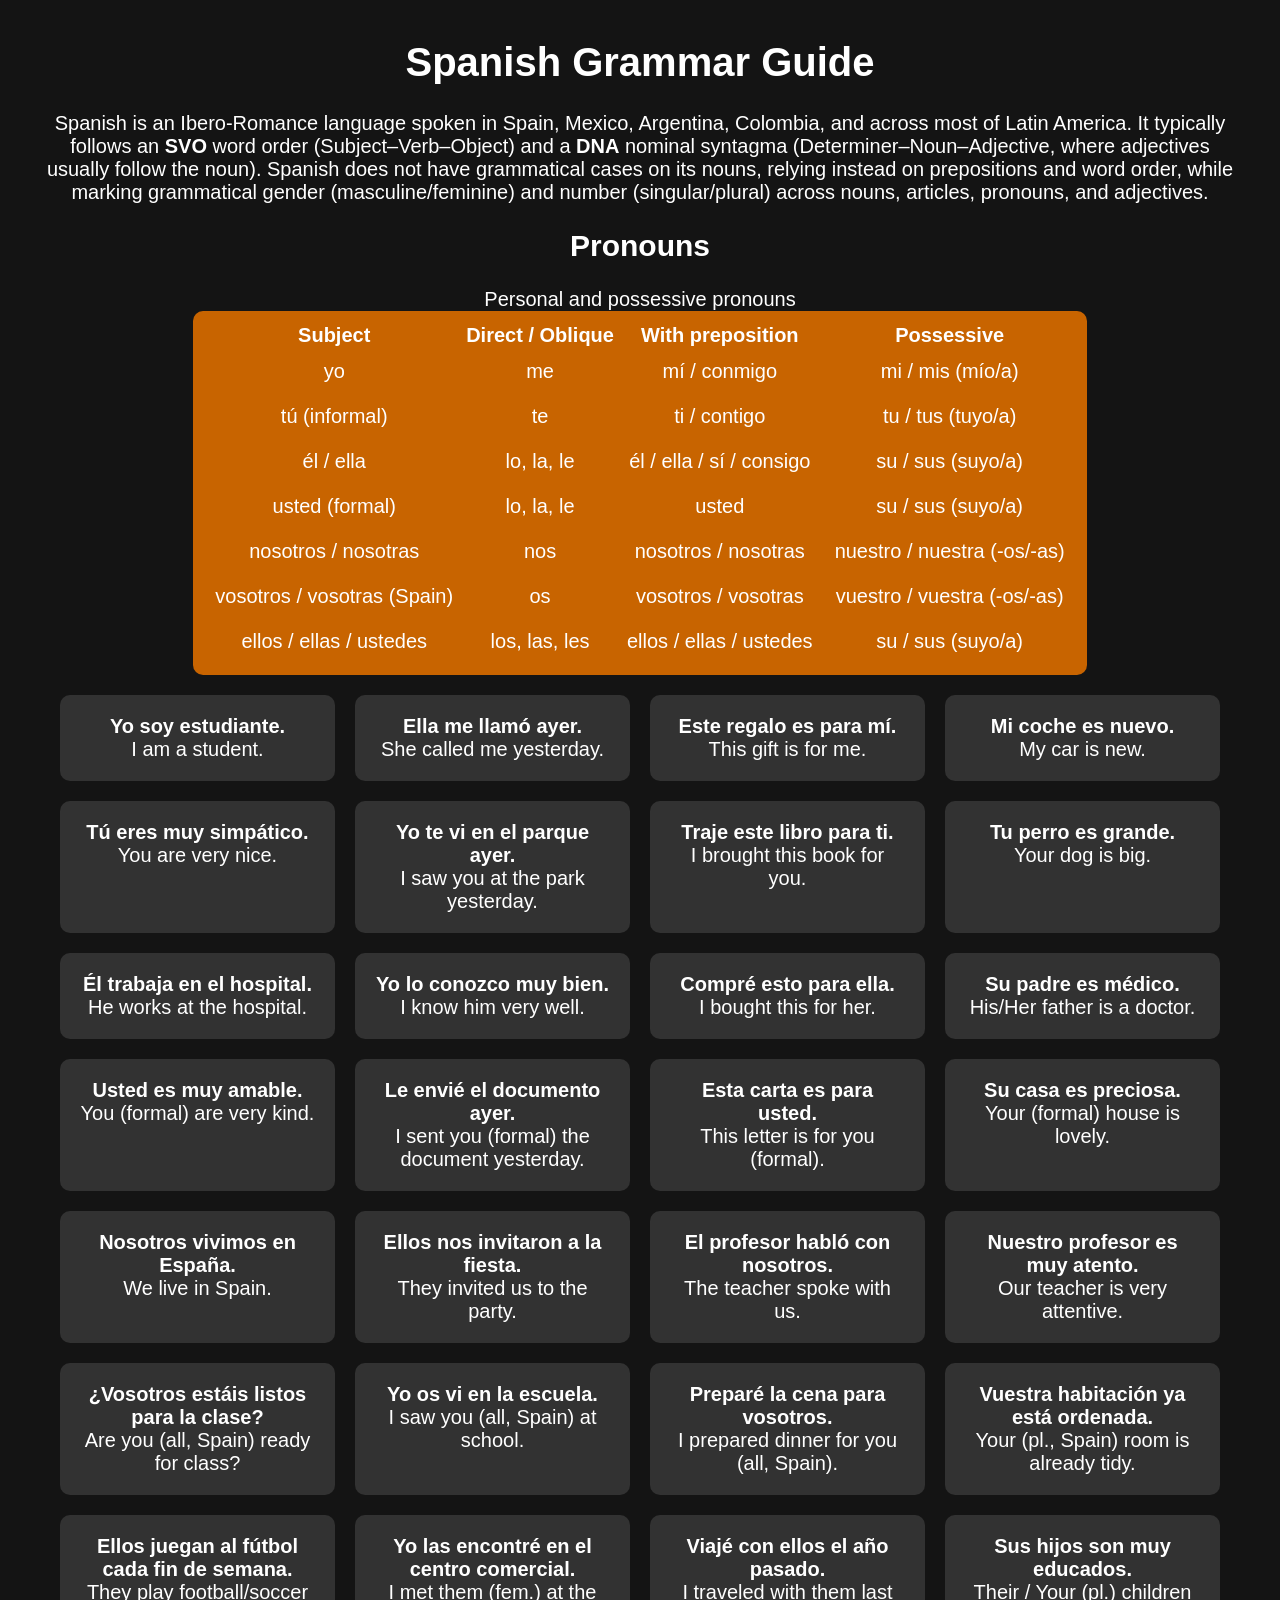
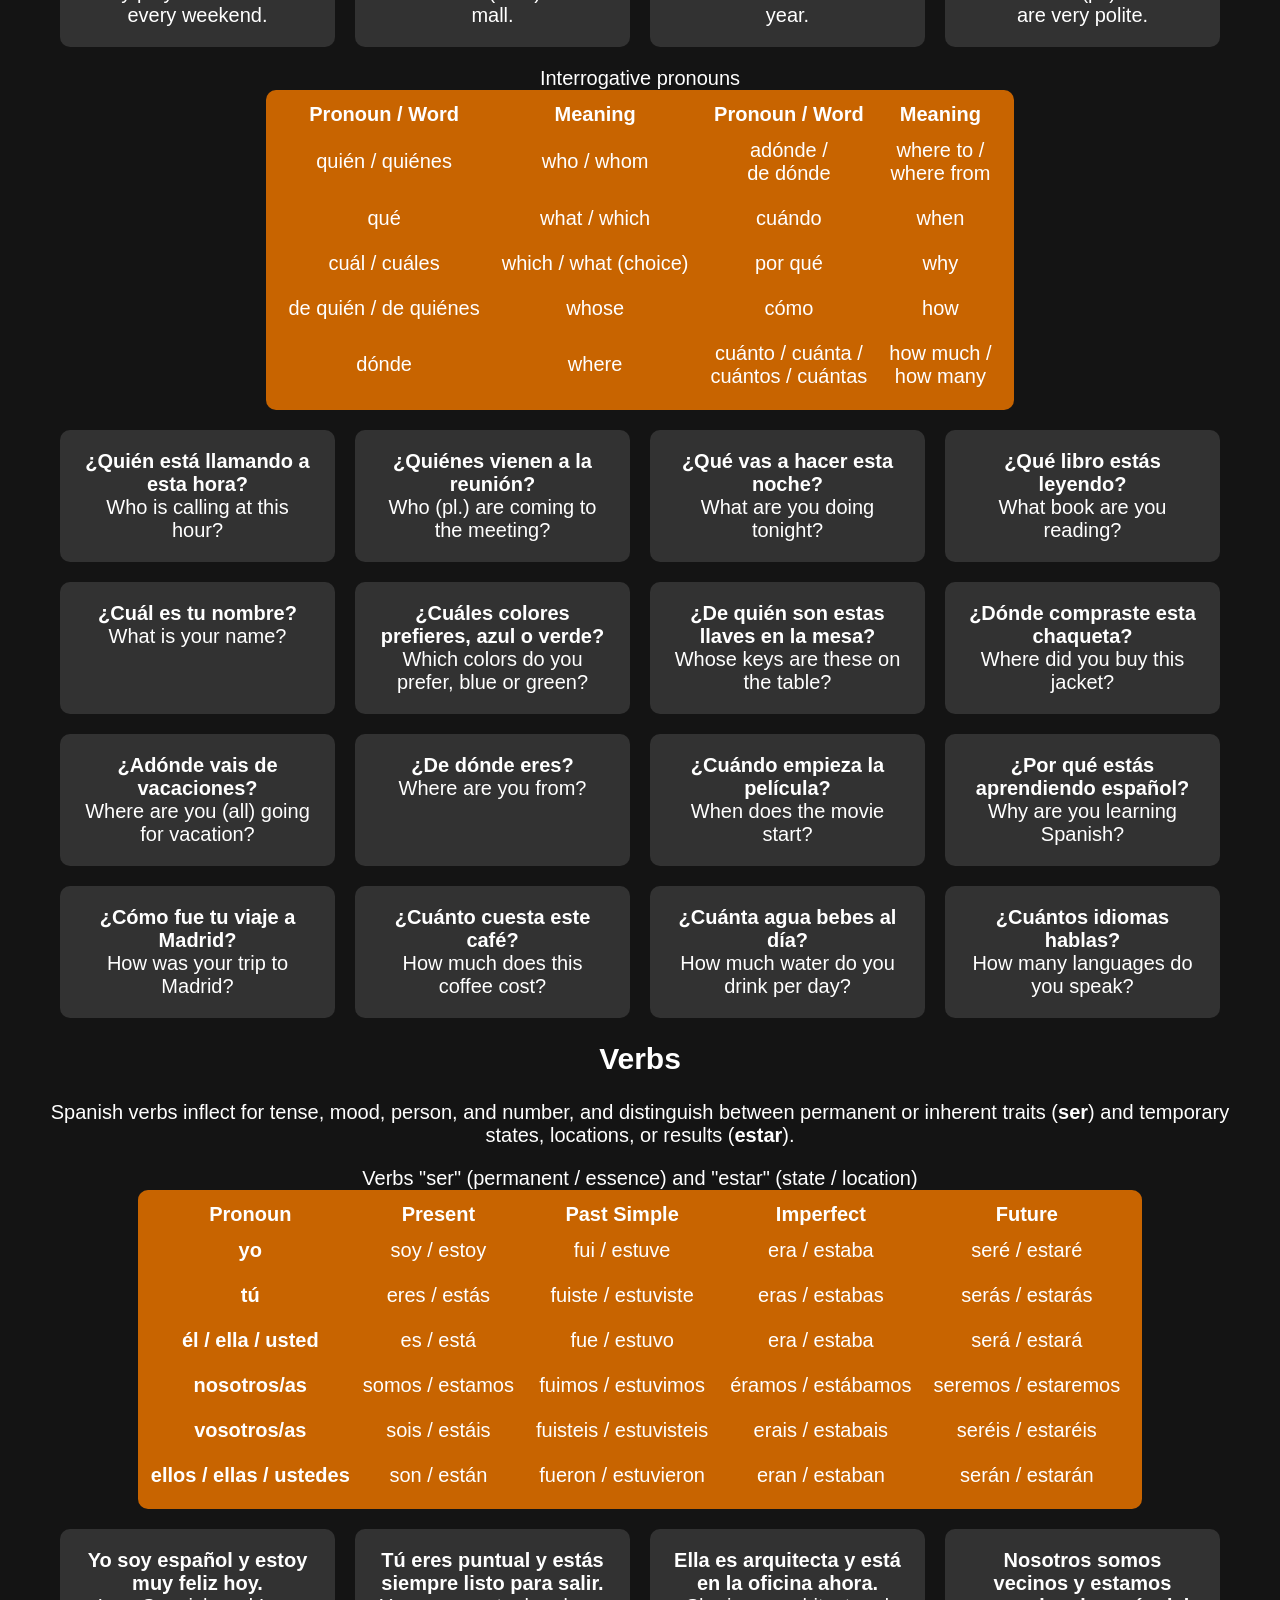
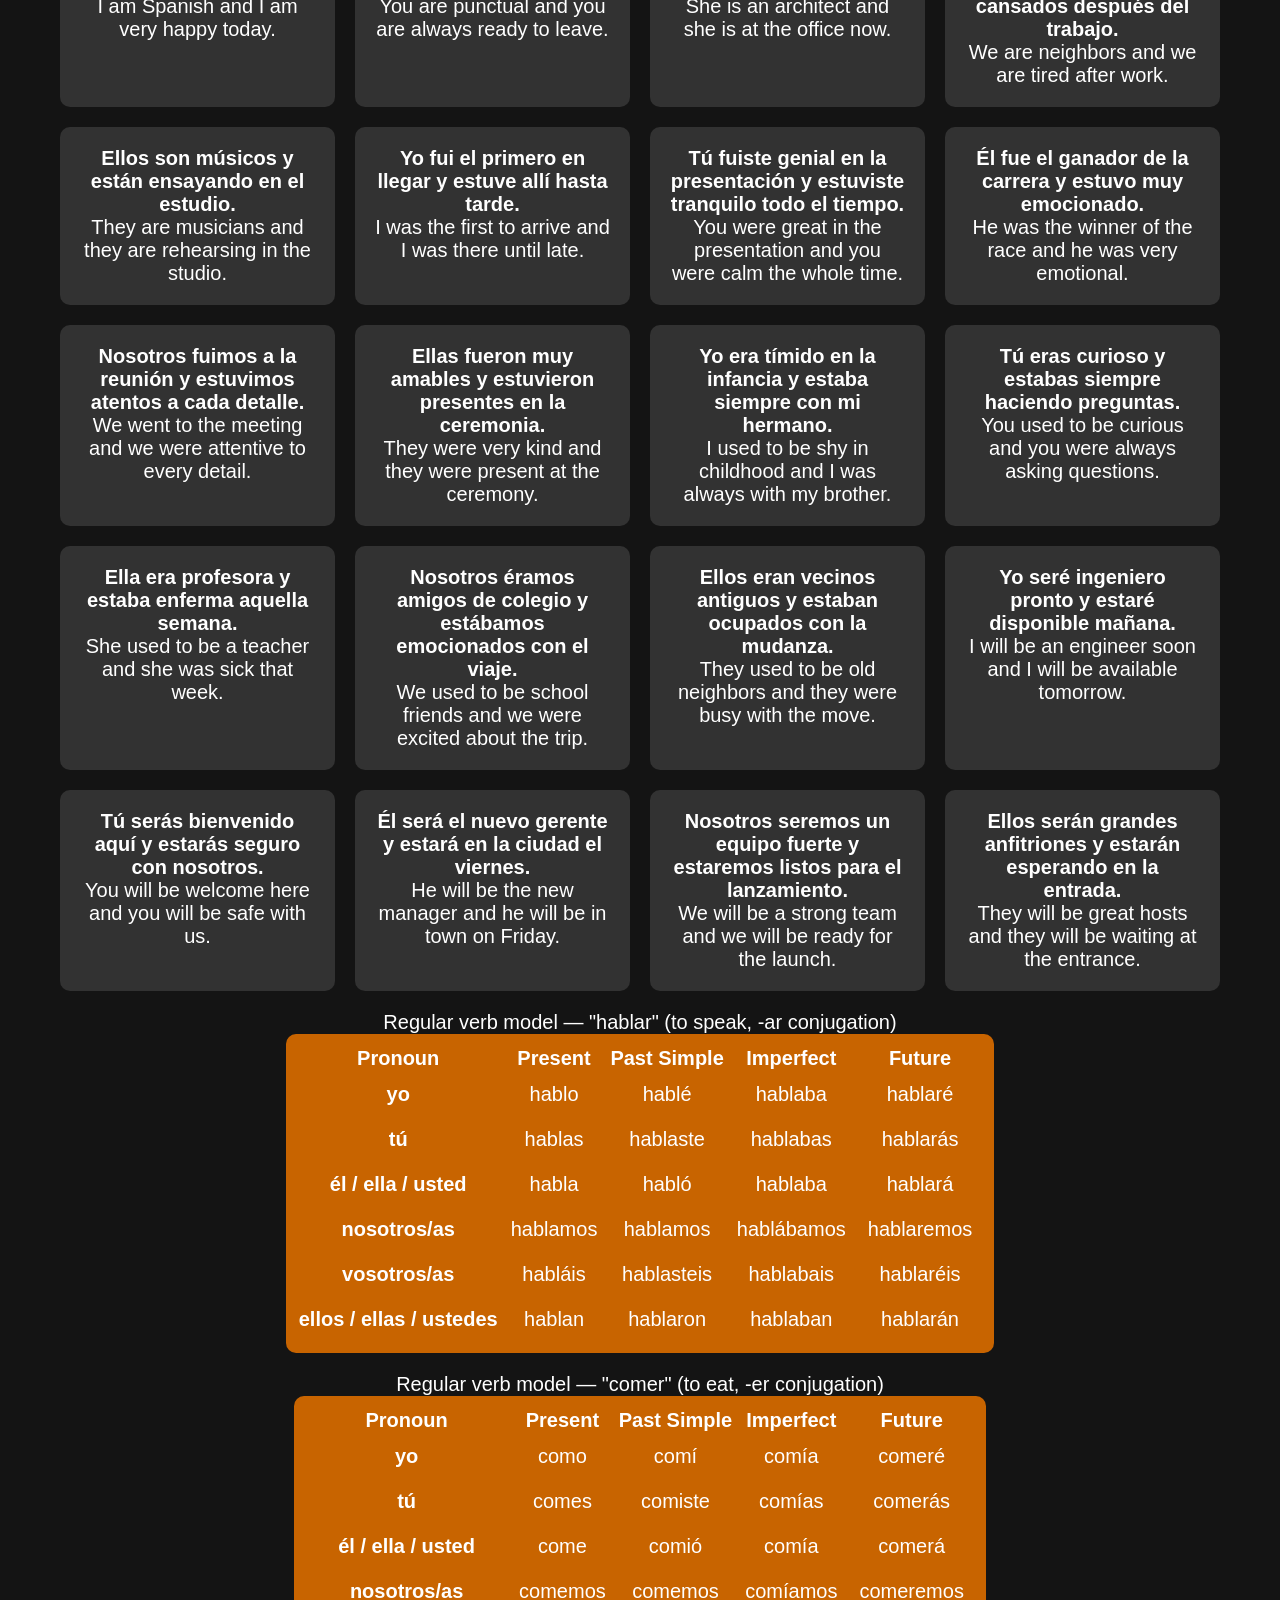
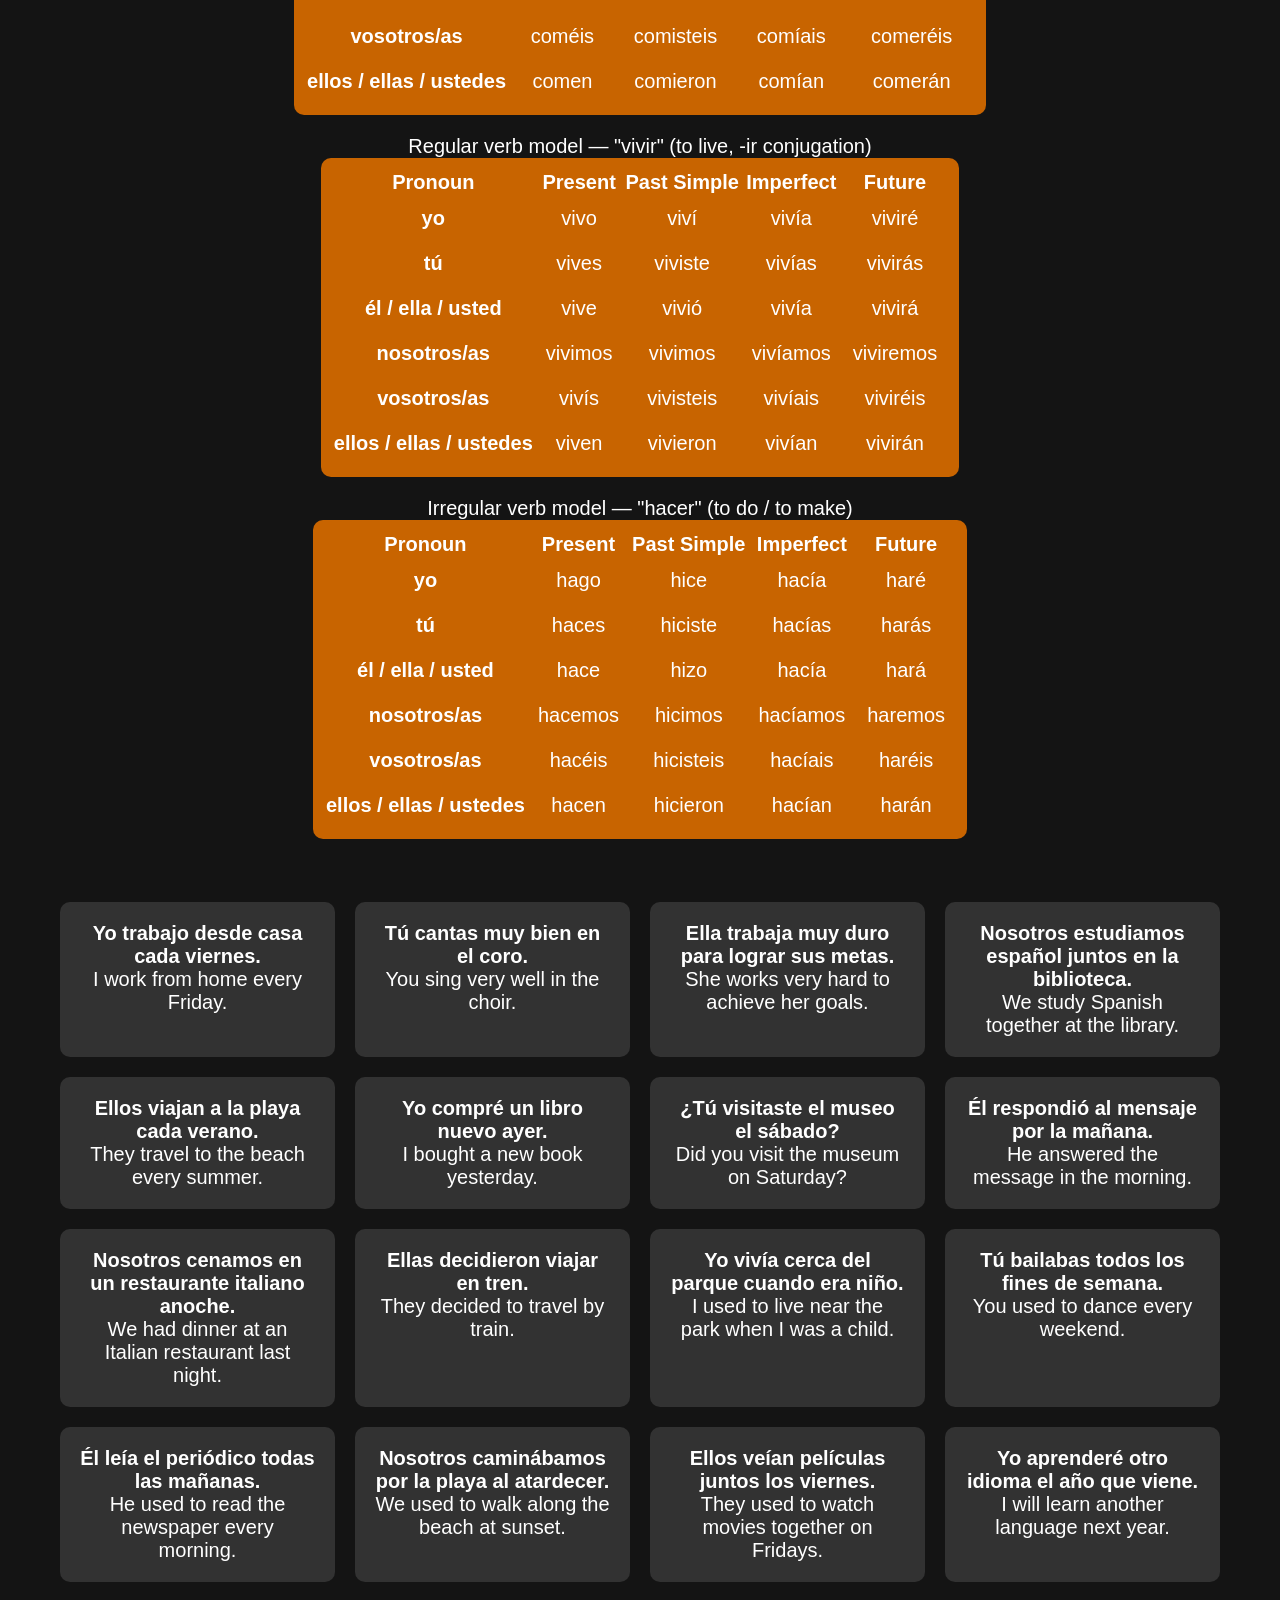
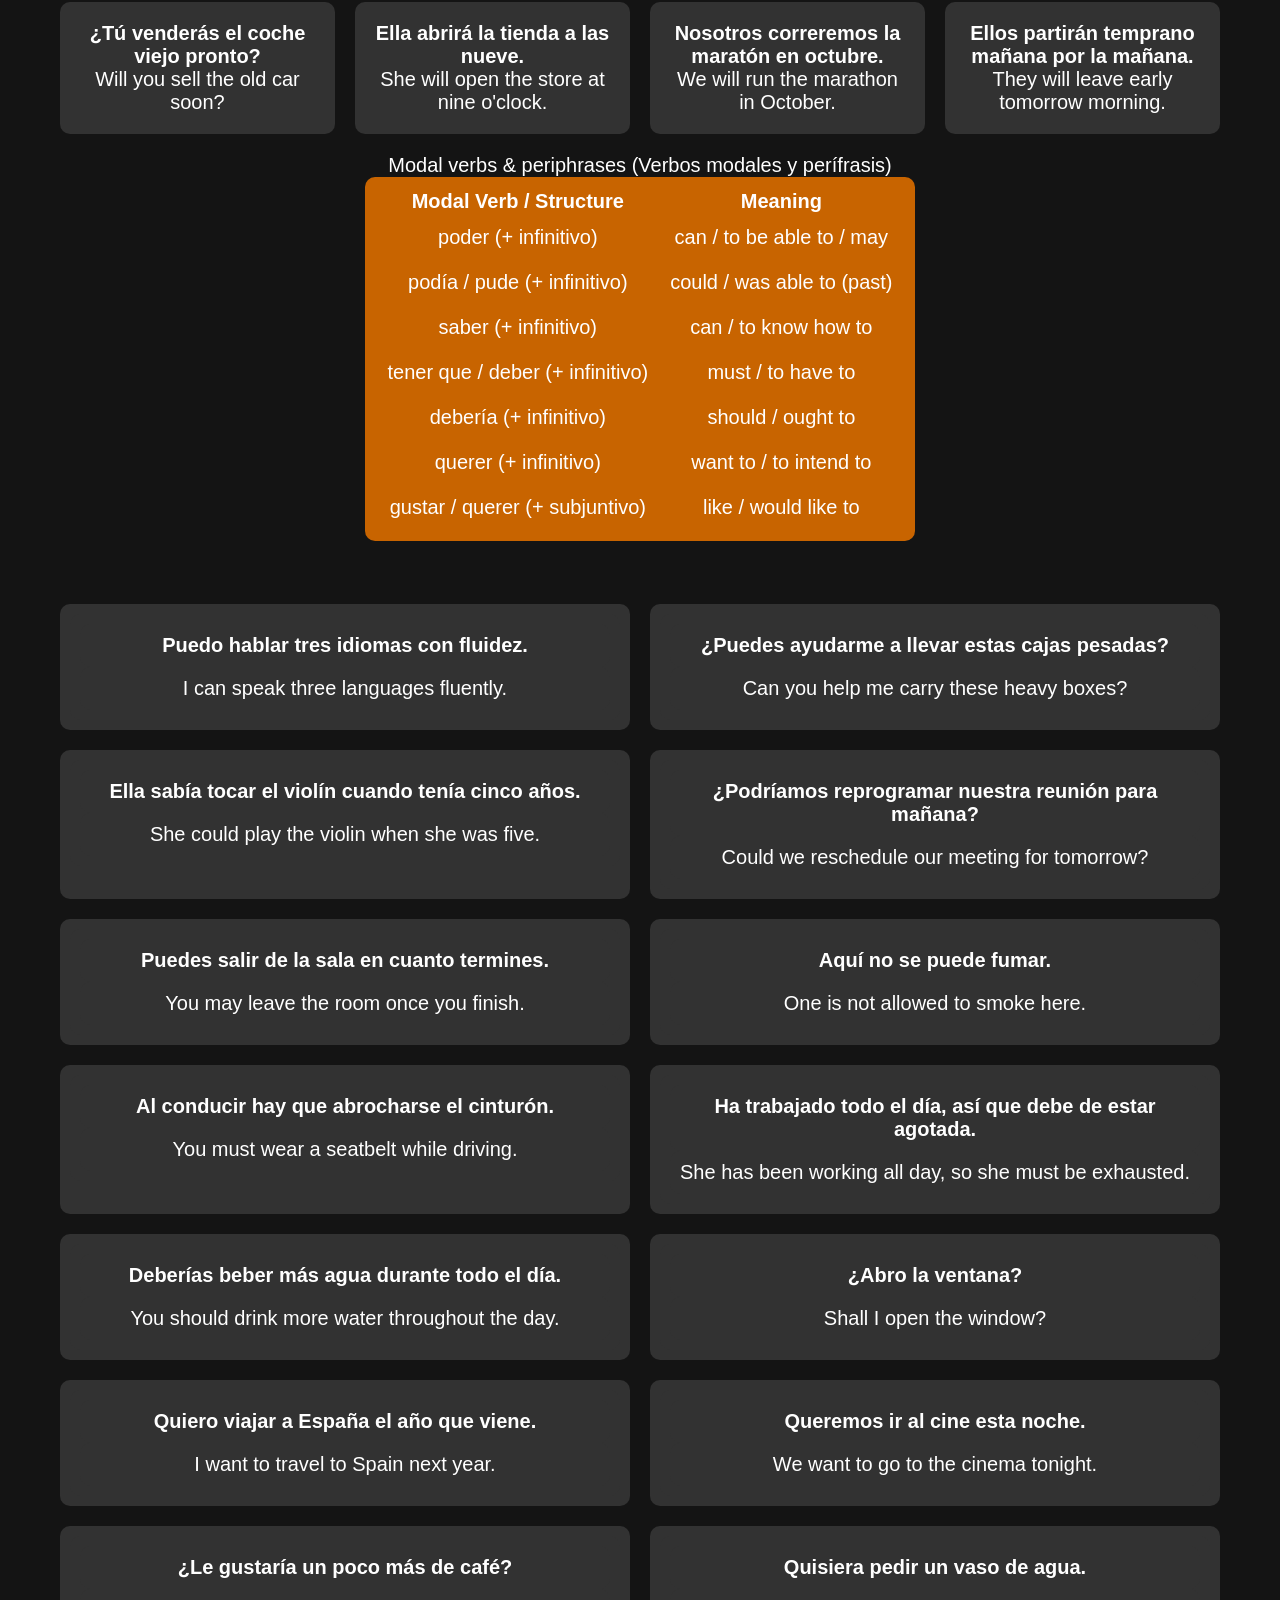
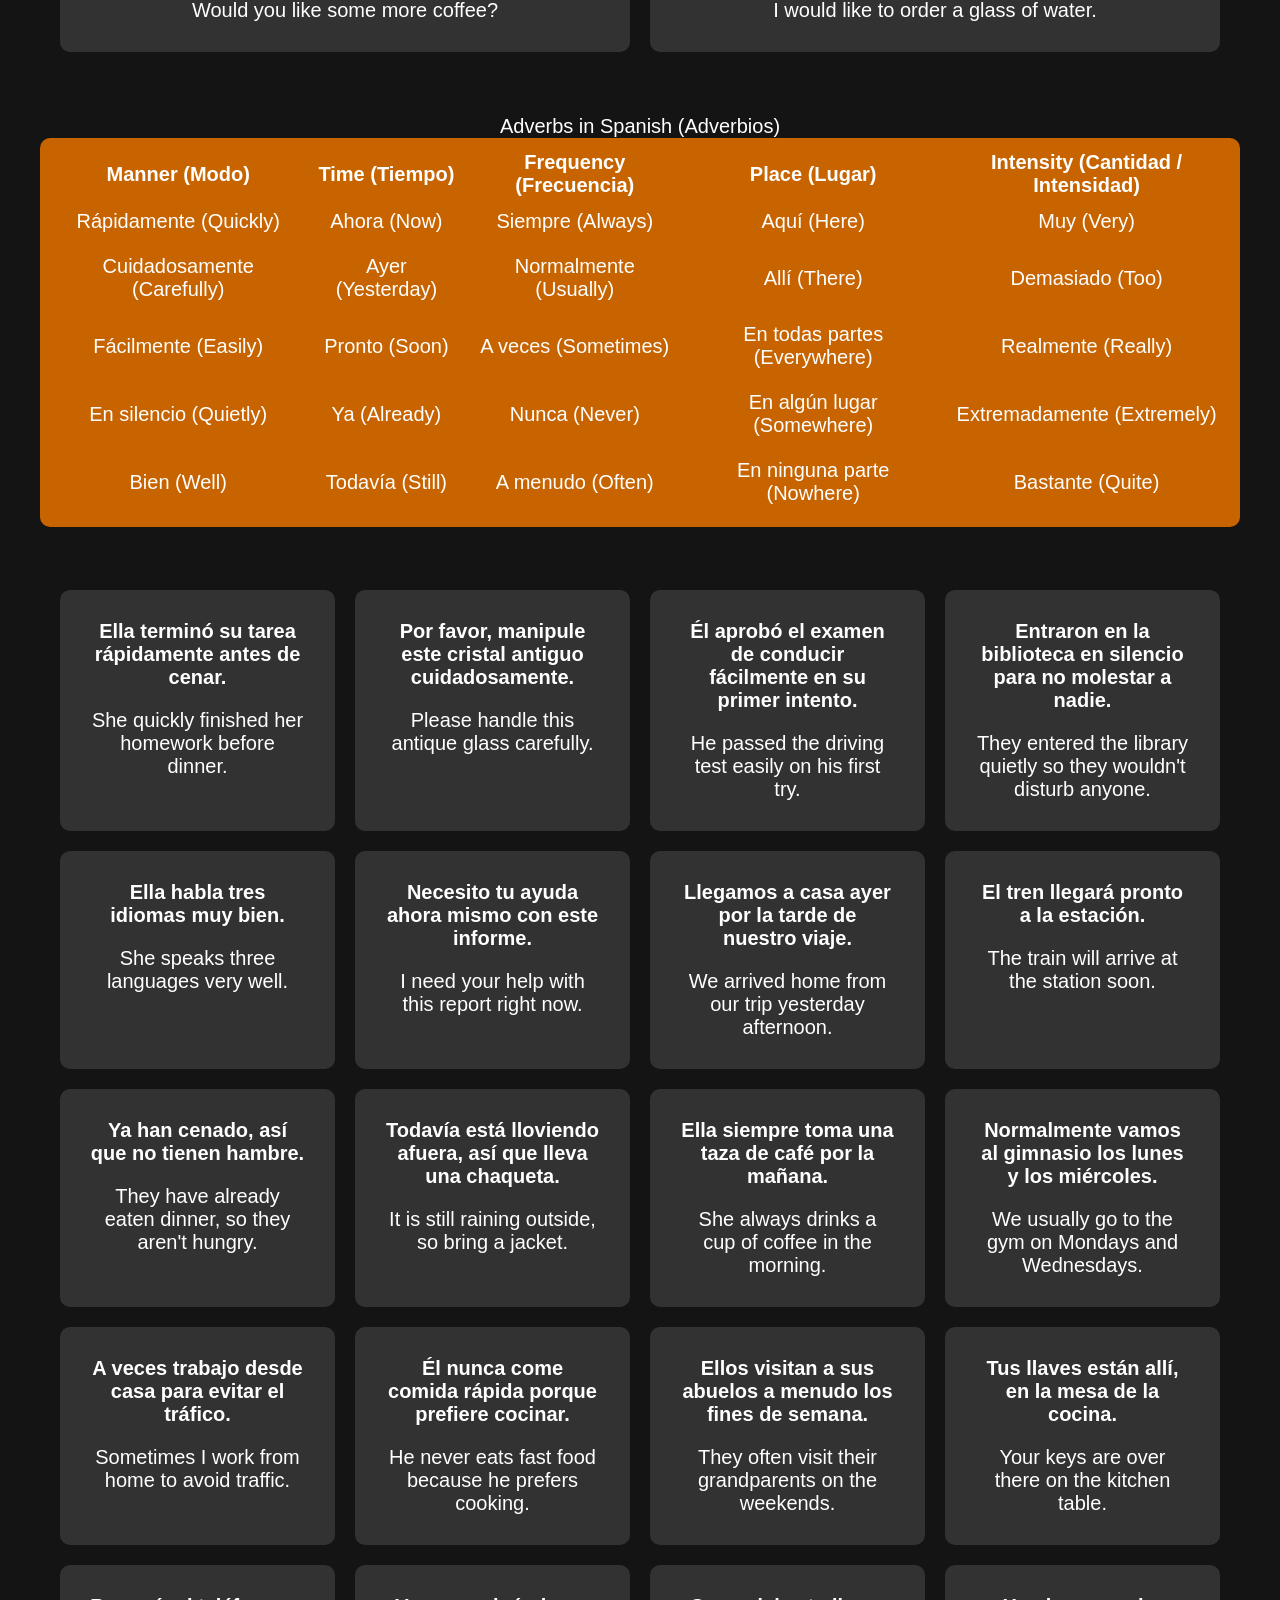
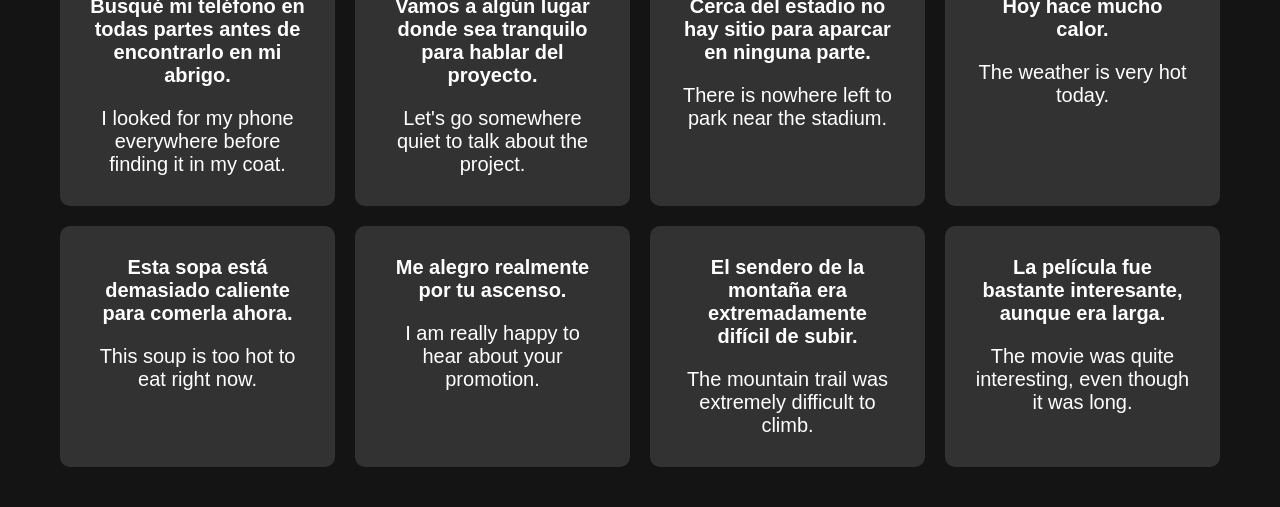
<file: spanish/spagrammar.html>
<!DOCTYPE html>
<html lang="en">

<head>
  <meta charset="UTF-8" />
  <meta name="viewport" content="width=device-width, initial-scale=1.0" />
  <title>Spanish Grammar Guide</title>
  <link rel="stylesheet" href="../spanish/spagrammar.css" />
</head>

<body>
  <header>
    <h1>Spanish Grammar Guide</h1>
    <p>
      Spanish is an Ibero-Romance language spoken in Spain, Mexico, Argentina, Colombia, and across most of Latin America.
      It typically follows an <strong>SVO</strong> word order (Subject–Verb–Object) and a <strong>DNA</strong> nominal
      syntagma (Determiner–Noun–Adjective, where adjectives usually follow the noun). Spanish does
      not have grammatical cases on its nouns, relying instead on prepositions and word order, while marking grammatical
      gender (masculine/feminine) and number (singular/plural) across nouns, articles, pronouns, and adjectives.
    </p>
  </header>

  <main>
    <section id="pronouns">
      <h2>Pronouns</h2>

      <table class="table"> <!-- PRONOUNS TABLE -->
        <caption>Personal and possessive pronouns</caption>
        <thead>
          <tr>
            <th>Subject</th>
            <th>Direct / Oblique</th>
            <th>With preposition</th>
            <th>Possessive</th>
          </tr>
        </thead>
        <tbody>
          <tr>
            <td>yo</td>
            <td>me</td>
            <td>mí / conmigo</td>
            <td>mi / mis (mío/a)</td>
          </tr>
          <tr>
            <td>tú (informal)</td>
            <td>te</td>
            <td>ti / contigo</td>
            <td>tu / tus (tuyo/a)</td>
          </tr>
          <tr>
            <td>él / ella</td>
            <td>lo, la, le</td>
            <td>él / ella / sí / consigo</td>
            <td>su / sus (suyo/a)</td>
          </tr>
          <tr>
            <td>usted (formal)</td>
            <td>lo, la, le</td>
            <td>usted</td>
            <td>su / sus (suyo/a)</td>
          </tr>
          <tr>
            <td>nosotros / nosotras</td>
            <td>nos</td>
            <td>nosotros / nosotras</td>
            <td>nuestro / nuestra (-os/-as)</td>
          </tr>
          <tr>
            <td>vosotros / vosotras (Spain)</td>
            <td>os</td>
            <td>vosotros / vosotras</td>
            <td>vuestro / vuestra (-os/-as)</td>
          </tr>
          <tr>
            <td>ellos / ellas / ustedes</td>
            <td>los, las, les</td>
            <td>ellos / ellas / ustedes</td>
            <td>su / sus (suyo/a)</td>
          </tr>
        </tbody>
      </table>

      <div class="pronouns-examples">
        <!-- YO (I) -->
        <div class="example">
          <strong>Yo soy estudiante.</strong><br>
          <span>I am a student.</span>
        </div>
        <div class="example">
          <strong>Ella me llamó ayer.</strong><br>
          <span>She called me yesterday.</span>
        </div>
        <div class="example">
          <strong>Este regalo es para mí.</strong><br>
          <span>This gift is for me.</span>
        </div>
        <div class="example">
          <strong>Mi coche es nuevo.</strong><br>
          <span>My car is new.</span>
        </div>

        <!-- TÚ (You - informal) -->
        <div class="example">
          <strong>Tú eres muy simpático.</strong><br>
          <span>You are very nice.</span>
        </div>
        <div class="example">
          <strong>Yo te vi en el parque ayer.</strong><br>
          <span>I saw you at the park yesterday.</span>
        </div>
        <div class="example">
          <strong>Traje este libro para ti.</strong><br>
          <span>I brought this book for you.</span>
        </div>
        <div class="example">
          <strong>Tu perro es grande.</strong><br>
          <span>Your dog is big.</span>
        </div>

        <!-- ÉL / ELLA (He / She) -->
        <div class="example">
          <strong>Él trabaja en el hospital.</strong><br>
          <span>He works at the hospital.</span>
        </div>
        <div class="example">
          <strong>Yo lo conozco muy bien.</strong><br>
          <span>I know him very well.</span>
        </div>
        <div class="example">
          <strong>Compré esto para ella.</strong><br>
          <span>I bought this for her.</span>
        </div>
        <div class="example">
          <strong>Su padre es médico.</strong><br>
          <span>His/Her father is a doctor.</span>
        </div>

        <!-- USTED (You - formal) -->
        <div class="example">
          <strong>Usted es muy amable.</strong><br>
          <span>You (formal) are very kind.</span>
        </div>
        <div class="example">
          <strong>Le envié el documento ayer.</strong><br>
          <span>I sent you (formal) the document yesterday.</span>
        </div>
        <div class="example">
          <strong>Esta carta es para usted.</strong><br>
          <span>This letter is for you (formal).</span>
        </div>
        <div class="example">
          <strong>Su casa es preciosa.</strong><br>
          <span>Your (formal) house is lovely.</span>
        </div>

        <!-- NOSOTROS / NOSOTRAS (We) -->
        <div class="example">
          <strong>Nosotros vivimos en España.</strong><br>
          <span>We live in Spain.</span>
        </div>
        <div class="example">
          <strong>Ellos nos invitaron a la fiesta.</strong><br>
          <span>They invited us to the party.</span>
        </div>
        <div class="example">
          <strong>El profesor habló con nosotros.</strong><br>
          <span>The teacher spoke with us.</span>
        </div>
        <div class="example">
          <strong>Nuestro profesor es muy atento.</strong><br>
          <span>Our teacher is very attentive.</span>
        </div>

        <!-- VOSOTROS / VOSOTRAS (You pl. - Spain) -->
        <div class="example">
          <strong>¿Vosotros estáis listos para la clase?</strong><br>
          <span>Are you (all, Spain) ready for class?</span>
        </div>
        <div class="example">
          <strong>Yo os vi en la escuela.</strong><br>
          <span>I saw you (all, Spain) at school.</span>
        </div>
        <div class="example">
          <strong>Preparé la cena para vosotros.</strong><br>
          <span>I prepared dinner for you (all, Spain).</span>
        </div>
        <div class="example">
          <strong>Vuestra habitación ya está ordenada.</strong><br>
          <span>Your (pl., Spain) room is already tidy.</span>
        </div>

        <!-- ELLOS / ELLAS / USTEDES (They / You pl.) -->
        <div class="example">
          <strong>Ellos juegan al fútbol cada fin de semana.</strong><br>
          <span>They play football/soccer every weekend.</span>
        </div>
        <div class="example">
          <strong>Yo las encontré en el centro comercial.</strong><br>
          <span>I met them (fem.) at the mall.</span>
        </div>
        <div class="example">
          <strong>Viajé con ellos el año pasado.</strong><br>
          <span>I traveled with them last year.</span>
        </div>
        <div class="example">
          <strong>Sus hijos son muy educados.</strong><br>
          <span>Their / Your (pl.) children are very polite.</span>
        </div>
      </div>

      <table class="table"> <!-- INTERROGATIVE PRONOUNS TABLE -->
        <caption>Interrogative pronouns</caption>
        <thead>
          <tr>
            <th>Pronoun / Word</th>
            <th>Meaning</th>
            <th>Pronoun / Word</th>
            <th>Meaning</th>
          </tr>
        </thead>
        <tbody>
          <tr>
            <td>quién / quiénes</td>
            <td>who / whom</td>
            <td>adónde /<br> de dónde</td>
            <td>where to /<br> where from</td>
          </tr>
          <tr>
            <td>qué</td>
            <td>what / which</td>
            <td>cuándo</td>
            <td>when</td>
          </tr>
          <tr>
            <td>cuál / cuáles</td>
            <td>which / what (choice)</td>
            <td>por qué</td>
            <td>why</td>
          </tr>
          <tr>
            <td>de quién / de quiénes</td>
            <td>whose</td>
            <td>cómo</td>
            <td>how</td>
          </tr>
          <tr>
            <td>dónde</td>
            <td>where</td>
            <td>cuánto / cuánta /<br> cuántos / cuántas</td>
            <td>how much /<br> how many</td>
          </tr>
        </tbody>
      </table>

      <div class="int-pronouns-examples">
        <!-- QUIÉN / QUIÉNES -->
        <div class="example">
          <strong>¿Quién está llamando a esta hora?</strong><br>
          <span>Who is calling at this hour?</span>
        </div>
        <div class="example">
          <strong>¿Quiénes vienen a la reunión?</strong><br>
          <span>Who (pl.) are coming to the meeting?</span>
        </div>

        <!-- QUÉ -->
        <div class="example">
          <strong>¿Qué vas a hacer esta noche?</strong><br>
          <span>What are you doing tonight?</span>
        </div>
        <div class="example">
          <strong>¿Qué libro estás leyendo?</strong><br>
          <span>What book are you reading?</span>
        </div>

        <!-- CUÁL / CUÁLES -->
        <div class="example">
          <strong>¿Cuál es tu nombre?</strong><br>
          <span>What is your name?</span>
        </div>
        <div class="example">
          <strong>¿Cuáles colores prefieres, azul o verde?</strong><br>
          <span>Which colors do you prefer, blue or green?</span>
        </div>

        <!-- DE QUIÉN -->
        <div class="example">
          <strong>¿De quién son estas llaves en la mesa?</strong><br>
          <span>Whose keys are these on the table?</span>
        </div>

        <!-- DÓNDE -->
        <div class="example">
          <strong>¿Dónde compraste esta chaqueta?</strong><br>
          <span>Where did you buy this jacket?</span>
        </div>

        <!-- ADÓNDE -->
        <div class="example">
          <strong>¿Adónde vais de vacaciones?</strong><br>
          <span>Where are you (all) going for vacation?</span>
        </div>

        <!-- DE DÓNDE -->
        <div class="example">
          <strong>¿De dónde eres?</strong><br>
          <span>Where are you from?</span>
        </div>

        <!-- CUÁNDO -->
        <div class="example">
          <strong>¿Cuándo empieza la película?</strong><br>
          <span>When does the movie start?</span>
        </div>

        <!-- POR QUÉ -->
        <div class="example">
          <strong>¿Por qué estás aprendiendo español?</strong><br>
          <span>Why are you learning Spanish?</span>
        </div>

        <!-- CÓMO -->
        <div class="example">
          <strong>¿Cómo fue tu viaje a Madrid?</strong><br>
          <span>How was your trip to Madrid?</span>
        </div>

        <!-- CUÁNTO / CUÁNTA / CUÁNTOS / CUÁNTAS -->
        <div class="example">
          <strong>¿Cuánto cuesta este café?</strong><br>
          <span>How much does this coffee cost?</span>
        </div>
        <div class="example">
          <strong>¿Cuánta agua bebes al día?</strong><br>
          <span>How much water do you drink per day?</span>
        </div>
        <div class="example">
          <strong>¿Cuántos idiomas hablas?</strong><br>
          <span>How many languages do you speak?</span>
        </div>
      </div>
    </section>

    <section id="verbs">
      <h2>Verbs</h2>
      <p>
        Spanish verbs inflect for tense, mood, person, and number, and distinguish between permanent or inherent
        traits (<strong>ser</strong>) and temporary states, locations, or results (<strong>estar</strong>).
      </p>

      <table class="table"> <!-- SER / ESTAR TABLE -->
        <caption>Verbs "ser" (permanent / essence) and "estar" (state / location)</caption>
        <thead>
          <tr>
            <th>Pronoun</th>
            <th>Present</th>
            <th>Past Simple</th>
            <th>Imperfect</th>
            <th>Future</th>
          </tr>
        </thead>
        <tbody>
          <tr>
            <th>yo</th>
            <td>soy / estoy</td>
            <td>fui / estuve</td>
            <td>era / estaba</td>
            <td>seré / estaré</td>
          </tr>
          <tr>
            <th>tú</th>
            <td>eres / estás</td>
            <td>fuiste / estuviste</td>
            <td>eras / estabas</td>
            <td>serás / estarás</td>
          </tr>
          <tr>
            <th>él / ella / usted</th>
            <td>es / está</td>
            <td>fue / estuvo</td>
            <td>era / estaba</td>
            <td>será / estará</td>
          </tr>
          <tr>
            <th>nosotros/as</th>
            <td>somos / estamos</td>
            <td>fuimos / estuvimos</td>
            <td>éramos / estábamos</td>
            <td>seremos / estaremos</td>
          </tr>
          <tr>
            <th>vosotros/as</th>
            <td>sois / estáis</td>
            <td>fuisteis / estuvisteis</td>
            <td>erais / estabais</td>
            <td>seréis / estaréis</td>
          </tr>
          <tr>
            <th>ellos / ellas / ustedes</th>
            <td>son / están</td>
            <td>fueron / estuvieron</td>
            <td>eran / estaban</td>
            <td>serán / estarán</td>
          </tr>
        </tbody>
      </table>

      <div class="ser-examples">
        <!-- PRESENT -->
        <div class="example">
          <strong>Yo soy español y estoy muy feliz hoy.</strong><br>
          <span>I am Spanish and I am very happy today.</span>
        </div>
        <div class="example">
          <strong>Tú eres puntual y estás siempre listo para salir.</strong><br>
          <span>You are punctual and you are always ready to leave.</span>
        </div>
        <div class="example">
          <strong>Ella es arquitecta y está en la oficina ahora.</strong><br>
          <span>She is an architect and she is at the office now.</span>
        </div>
        <div class="example">
          <strong>Nosotros somos vecinos y estamos cansados después del trabajo.</strong><br>
          <span>We are neighbors and we are tired after work.</span>
        </div>
        <div class="example">
          <strong>Ellos son músicos y están ensayando en el estudio.</strong><br>
          <span>They are musicians and they are rehearsing in the studio.</span>
        </div>

        <!-- PAST SIMPLE (PRETÉRITO INDEFINIDO) -->
        <div class="example">
          <strong>Yo fui el primero en llegar y estuve allí hasta tarde.</strong><br>
          <span>I was the first to arrive and I was there until late.</span>
        </div>
        <div class="example">
          <strong>Tú fuiste genial en la presentación y estuviste tranquilo todo el tiempo.</strong><br>
          <span>You were great in the presentation and you were calm the whole time.</span>
        </div>
        <div class="example">
          <strong>Él fue el ganador de la carrera y estuvo muy emocionado.</strong><br>
          <span>He was the winner of the race and he was very emotional.</span>
        </div>
        <div class="example">
          <strong>Nosotros fuimos a la reunión y estuvimos atentos a cada detalle.</strong><br>
          <span>We went to the meeting and we were attentive to every detail.</span>
        </div>
        <div class="example">
          <strong>Ellas fueron muy amables y estuvieron presentes en la ceremonia.</strong><br>
          <span>They were very kind and they were present at the ceremony.</span>
        </div>

        <!-- IMPERFECT (PRETÉRITO IMPERFECTO) -->
        <div class="example">
          <strong>Yo era tímido en la infancia y estaba siempre con mi hermano.</strong><br>
          <span>I used to be shy in childhood and I was always with my brother.</span>
        </div>
        <div class="example">
          <strong>Tú eras curioso y estabas siempre haciendo preguntas.</strong><br>
          <span>You used to be curious and you were always asking questions.</span>
        </div>
        <div class="example">
          <strong>Ella era profesora y estaba enferma aquella semana.</strong><br>
          <span>She used to be a teacher and she was sick that week.</span>
        </div>
        <div class="example">
          <strong>Nosotros éramos amigos de colegio y estábamos emocionados con el viaje.</strong><br>
          <span>We used to be school friends and we were excited about the trip.</span>
        </div>
        <div class="example">
          <strong>Ellos eran vecinos antiguos y estaban ocupados con la mudanza.</strong><br>
          <span>They used to be old neighbors and they were busy with the move.</span>
        </div>

        <!-- FUTURE (FUTURO SIMPLE) -->
        <div class="example">
          <strong>Yo seré ingeniero pronto y estaré disponible mañana.</strong><br>
          <span>I will be an engineer soon and I will be available tomorrow.</span>
        </div>
        <div class="example">
          <strong>Tú serás bienvenido aquí y estarás seguro con nosotros.</strong><br>
          <span>You will be welcome here and you will be safe with us.</span>
        </div>
        <div class="example">
          <strong>Él será el nuevo gerente y estará en la ciudad el viernes.</strong><br>
          <span>He will be the new manager and he will be in town on Friday.</span>
        </div>
        <div class="example">
          <strong>Nosotros seremos un equipo fuerte y estaremos listos para el lanzamiento.</strong><br>
          <span>We will be a strong team and we will be ready for the launch.</span>
        </div>
        <div class="example">
          <strong>Ellos serán grandes anfitriones y estarán esperando en la entrada.</strong><br>
          <span>They will be great hosts and they will be waiting at the entrance.</span>
        </div>
      </div>

      <table class="table"> <!-- HABLAR TABLE -->
        <caption>Regular verb model — "hablar" (to speak, -ar conjugation)</caption>
        <thead>
          <tr>
            <th>Pronoun</th>
            <th>Present</th>
            <th>Past Simple</th>
            <th>Imperfect</th>
            <th>Future</th>
          </tr>
        </thead>
        <tbody>
          <tr>
            <th>yo</th>
            <td>hablo</td>
            <td>hablé</td>
            <td>hablaba</td>
            <td>hablaré</td>
          </tr>
          <tr>
            <th>tú</th>
            <td>hablas</td>
            <td>hablaste</td>
            <td>hablabas</td>
            <td>hablarás</td>
          </tr>
          <tr>
            <th>él / ella / usted</th>
            <td>habla</td>
            <td>habló</td>
            <td>hablaba</td>
            <td>hablará</td>
          </tr>
          <tr>
            <th>nosotros/as</th>
            <td>hablamos</td>
            <td>hablamos</td>
            <td>hablábamos</td>
            <td>hablaremos</td>
          </tr>
          <tr>
            <th>vosotros/as</th>
            <td>habláis</td>
            <td>hablasteis</td>
            <td>hablabais</td>
            <td>hablaréis</td>
          </tr>
          <tr>
            <th>ellos / ellas / ustedes</th>
            <td>hablan</td>
            <td>hablaron</td>
            <td>hablaban</td>
            <td>hablarán</td>
          </tr>
        </tbody>
      </table>

      <table class="table"> <!-- COMER TABLE -->
        <caption>Regular verb model — "comer" (to eat, -er conjugation)</caption>
        <thead>
          <tr>
            <th>Pronoun</th>
            <th>Present</th>
            <th>Past Simple</th>
            <th>Imperfect</th>
            <th>Future</th>
          </tr>
        </thead>
        <tbody>
          <tr>
            <th>yo</th>
            <td>como</td>
            <td>comí</td>
            <td>comía</td>
            <td>comeré</td>
          </tr>
          <tr>
            <th>tú</th>
            <td>comes</td>
            <td>comiste</td>
            <td>comías</td>
            <td>comerás</td>
          </tr>
          <tr>
            <th>él / ella / usted</th>
            <td>come</td>
            <td>comió</td>
            <td>comía</td>
            <td>comerá</td>
          </tr>
          <tr>
            <th>nosotros/as</th>
            <td>comemos</td>
            <td>comemos</td>
            <td>comíamos</td>
            <td>comeremos</td>
          </tr>
          <tr>
            <th>vosotros/as</th>
            <td>coméis</td>
            <td>comisteis</td>
            <td>comíais</td>
            <td>comeréis</td>
          </tr>
          <tr>
            <th>ellos / ellas / ustedes</th>
            <td>comen</td>
            <td>comieron</td>
            <td>comían</td>
            <td>comerán</td>
          </tr>
        </tbody>
      </table>

      <table class="table"> <!-- VIVIR TABLE -->
        <caption>Regular verb model — "vivir" (to live, -ir conjugation)</caption>
        <thead>
          <tr>
            <th>Pronoun</th>
            <th>Present</th>
            <th>Past Simple</th>
            <th>Imperfect</th>
            <th>Future</th>
          </tr>
        </thead>
        <tbody>
          <tr>
            <th>yo</th>
            <td>vivo</td>
            <td>viví</td>
            <td>vivía</td>
            <td>viviré</td>
          </tr>
          <tr>
            <th>tú</th>
            <td>vives</td>
            <td>viviste</td>
            <td>vivías</td>
            <td>vivirás</td>
          </tr>
          <tr>
            <th>él / ella / usted</th>
            <td>vive</td>
            <td>vivió</td>
            <td>vivía</td>
            <td>vivirá</td>
          </tr>
          <tr>
            <th>nosotros/as</th>
            <td>vivimos</td>
            <td>vivimos</td>
            <td>vivíamos</td>
            <td>viviremos</td>
          </tr>
          <tr>
            <th>vosotros/as</th>
            <td>vivís</td>
            <td>vivisteis</td>
            <td>vivíais</td>
            <td>viviréis</td>
          </tr>
          <tr>
            <th>ellos / ellas / ustedes</th>
            <td>viven</td>
            <td>vivieron</td>
            <td>vivían</td>
            <td>vivirán</td>
          </tr>
        </tbody>
      </table>

      <table class="table"> <!-- HACER TABLE -->
        <caption>Irregular verb model — "hacer" (to do / to make)</caption>
        <thead>
          <tr>
            <th>Pronoun</th>
            <th>Present</th>
            <th>Past Simple</th>
            <th>Imperfect</th>
            <th>Future</th>
          </tr>
        </thead>
        <tbody>
          <tr>
            <th>yo</th>
            <td>hago</td>
            <td>hice</td>
            <td>hacía</td>
            <td>haré</td>
          </tr>
          <tr>
            <th>tú</th>
            <td>haces</td>
            <td>hiciste</td>
            <td>hacías</td>
            <td>harás</td>
          </tr>
          <tr>
            <th>él / ella / usted</th>
            <td>hace</td>
            <td>hizo</td>
            <td>hacía</td>
            <td>hará</td>
          </tr>
          <tr>
            <th>nosotros/as</th>
            <td>hacemos</td>
            <td>hicimos</td>
            <td>hacíamos</td>
            <td>haremos</td>
          </tr>
          <tr>
            <th>vosotros/as</th>
            <td>hacéis</td>
            <td>hicisteis</td>
            <td>hacíais</td>
            <td>haréis</td>
          </tr>
          <tr>
            <th>ellos / ellas / ustedes</th>
            <td>hacen</td>
            <td>hicieron</td>
            <td>hacían</td>
            <td>harán</td>
          </tr>
        </tbody>
      </table>

      <br>
      <div class="conjugation-examples">
        <!-- PRESENT -->
        <div class="example">
          <strong>Yo trabajo desde casa cada viernes.</strong><br>
          <span>I work from home every Friday.</span>
        </div>
        <div class="example">
          <strong>Tú cantas muy bien en el coro.</strong><br>
          <span>You sing very well in the choir.</span>
        </div>
        <div class="example">
          <strong>Ella trabaja muy duro para lograr sus metas.</strong><br>
          <span>She works very hard to achieve her goals.</span>
        </div>
        <div class="example">
          <strong>Nosotros estudiamos español juntos en la biblioteca.</strong><br>
          <span>We study Spanish together at the library.</span>
        </div>
        <div class="example">
          <strong>Ellos viajan a la playa cada verano.</strong><br>
          <span>They travel to the beach every summer.</span>
        </div>

        <!-- PAST SIMPLE (PRETÉRITO INDEFINIDO) -->
        <div class="example">
          <strong>Yo compré un libro nuevo ayer.</strong><br>
          <span>I bought a new book yesterday.</span>
        </div>
        <div class="example">
          <strong>¿Tú visitaste el museo el sábado?</strong><br>
          <span>Did you visit the museum on Saturday?</span>
        </div>
        <div class="example">
          <strong>Él respondió al mensaje por la mañana.</strong><br>
          <span>He answered the message in the morning.</span>
        </div>
        <div class="example">
          <strong>Nosotros cenamos en un restaurante italiano anoche.</strong><br>
          <span>We had dinner at an Italian restaurant last night.</span>
        </div>
        <div class="example">
          <strong>Ellas decidieron viajar en tren.</strong><br>
          <span>They decided to travel by train.</span>
        </div>

        <!-- IMPERFECT (PRETÉRITO IMPERFECTO) -->
        <div class="example">
          <strong>Yo vivía cerca del parque cuando era niño.</strong><br>
          <span>I used to live near the park when I was a child.</span>
        </div>
        <div class="example">
          <strong>Tú bailabas todos los fines de semana.</strong><br>
          <span>You used to dance every weekend.</span>
        </div>
        <div class="example">
          <strong>Él leía el periódico todas las mañanas.</strong><br>
          <span>He used to read the newspaper every morning.</span>
        </div>
        <div class="example">
          <strong>Nosotros caminábamos por la playa al atardecer.</strong><br>
          <span>We used to walk along the beach at sunset.</span>
        </div>
        <div class="example">
          <strong>Ellos veían películas juntos los viernes.</strong><br>
          <span>They used to watch movies together on Fridays.</span>
        </div>

        <!-- FUTURE (FUTURO SIMPLE) -->
        <div class="example">
          <strong>Yo aprenderé otro idioma el año que viene.</strong><br>
          <span>I will learn another language next year.</span>
        </div>
        <div class="example">
          <strong>¿Tú venderás el coche viejo pronto?</strong><br>
          <span>Will you sell the old car soon?</span>
        </div>
        <div class="example">
          <strong>Ella abrirá la tienda a las nueve.</strong><br>
          <span>She will open the store at nine o'clock.</span>
        </div>
        <div class="example">
          <strong>Nosotros correremos la maratón en octubre.</strong><br>
          <span>We will run the marathon in October.</span>
        </div>
        <div class="example">
          <strong>Ellos partirán temprano mañana por la mañana.</strong><br>
          <span>They will leave early tomorrow morning.</span>
        </div>
      </div>
      <table class="table"> <!--MODAL VERBS -->
        <caption>Modal verbs &amp; periphrases (Verbos modales y perífrasis)</caption>
        <thead>
          <tr>
            <th>Modal Verb / Structure</th>
            <th>Meaning</th>
          </tr>
        </thead>
        <tbody>
          <tr>
            <td>poder (+ infinitivo)</td>
            <td>can / to be able to / may</td>
          </tr>
          <tr>
            <td>podía / pude (+ infinitivo)</td>
            <td>could / was able to (past)</td>
          </tr>
          <tr>
            <td>saber (+ infinitivo)</td>
            <td>can / to know how to</td>
          </tr>
          <tr>
            <td>tener que / deber (+ infinitivo)</td>
            <td>must / to have to</td>
          </tr>
          <tr>
            <td>debería (+ infinitivo)</td>
            <td>should / ought to</td>
          </tr>
          <tr>
            <td>querer (+ infinitivo)</td>
            <td>want to / to intend to</td>
          </tr>
          <tr>
            <td>gustar / querer (+ subjuntivo)</td>
            <td>like / would like to</td>
          </tr>
        </tbody>
      </table>
      <br>
      <div class="modal-verbs">
        <!-- Poder (ability / can) -->
        <div class="modal-group">
          <div class="example-pair">
            <div><strong>Puedo hablar tres idiomas con fluidez.</strong></div>
            <div>I can speak three languages fluently.</div>
          </div>
        </div>

        <div class="modal-group">
          <div class="example-pair">
            <div><strong>¿Puedes ayudarme a llevar estas cajas pesadas?</strong></div>
            <div>Can you help me carry these heavy boxes?</div>
          </div>
        </div>

        <!-- Podía / Sabía (past ability / could) -->
        <div class="modal-group">
          <div class="example-pair">
            <div><strong>Ella sabía tocar el violín cuando tenía cinco años.</strong></div>
            <div>She could play the violin when she was five.</div>
          </div>
        </div>

        <div class="modal-group">
          <div class="example-pair">
            <div><strong>¿Podríamos reprogramar nuestra reunión para mañana?</strong></div>
            <div>Could we reschedule our meeting for tomorrow?</div>
          </div>
        </div>

        <!-- Poder (permission / may) -->
        <div class="modal-group">
          <div class="example-pair">
            <div><strong>Puedes salir de la sala en cuanto termines.</strong></div>
            <div>You may leave the room once you finish.</div>
          </div>
        </div>

        <div class="modal-group">
          <div class="example-pair">
            <div><strong>Aquí no se puede fumar.</strong></div>
            <div>One is not allowed to smoke here.</div>
          </div>
        </div>

        <!-- Tener que / Deber (obligation / must) -->
        <div class="modal-group">
          <div class="example-pair">
            <div><strong>Al conducir hay que abrocharse el cinturón.</strong></div>
            <div>You must wear a seatbelt while driving.</div>
          </div>
        </div>

        <div class="modal-group">
          <div class="example-pair">
            <div><strong>Ha trabajado todo el día, así que debe de estar agotada.</strong></div>
            <div>She has been working all day, so she must be exhausted.</div>
          </div>
        </div>

        <!-- Debería (advice / should) -->
        <div class="modal-group">
          <div class="example-pair">
            <div><strong>Deberías beber más agua durante todo el día.</strong></div>
            <div>You should drink more water throughout the day.</div>
          </div>
        </div>

        <div class="modal-group">
          <div class="example-pair">
            <div><strong>¿Abro la ventana?</strong></div>
            <div>Shall I open the window?</div>
          </div>
        </div>

        <!-- Querer (want / intend) -->
        <div class="modal-group">
          <div class="example-pair">
            <div><strong>Quiero viajar a España el año que viene.</strong></div>
            <div>I want to travel to Spain next year.</div>
          </div>
        </div>

        <div class="modal-group">
          <div class="example-pair">
            <div><strong>Queremos ir al cine esta noche.</strong></div>
            <div>We want to go to the cinema tonight.</div>
          </div>
        </div>

        <!-- Gustar / Querer (would like) -->
        <div class="modal-group">
          <div class="example-pair">
            <div><strong>¿Le gustaría un poco más de café?</strong></div>
            <div>Would you like some more coffee?</div>
          </div>
        </div>

        <div class="modal-group">
          <div class="example-pair">
            <div><strong>Quisiera pedir un vaso de agua.</strong></div>
            <div>I would like to order a glass of water.</div>
          </div>
        </div>
      </div>
      <br>
      <table class="table"> <!--ADVERBS-->
        <caption>Adverbs in Spanish (Adverbios)</caption>
        <thead>
          <tr>
            <th>Manner (Modo)</th>
            <th>Time (Tiempo)</th>
            <th>Frequency (Frecuencia)</th>
            <th>Place (Lugar)</th>
            <th>Intensity (Cantidad / Intensidad)</th>
          </tr>
        </thead>
        <tbody>
          <tr>
            <td>Rápidamente (Quickly)</td>
            <td>Ahora (Now)</td>
            <td>Siempre (Always)</td>
            <td>Aquí (Here)</td>
            <td>Muy (Very)</td>
          </tr>
          <tr>
            <td>Cuidadosamente (Carefully)</td>
            <td>Ayer (Yesterday)</td>
            <td>Normalmente (Usually)</td>
            <td>Allí (There)</td>
            <td>Demasiado (Too)</td>
          </tr>
          <tr>
            <td>Fácilmente (Easily)</td>
            <td>Pronto (Soon)</td>
            <td>A veces (Sometimes)</td>
            <td>En todas partes (Everywhere)</td>
            <td>Realmente (Really)</td>
          </tr>
          <tr>
            <td>En silencio (Quietly)</td>
            <td>Ya (Already)</td>
            <td>Nunca (Never)</td>
            <td>En algún lugar (Somewhere)</td>
            <td>Extremadamente (Extremely)</td>
          </tr>
          <tr>
            <td>Bien (Well)</td>
            <td>Todavía (Still)</td>
            <td>A menudo (Often)</td>
            <td>En ninguna parte (Nowhere)</td>
            <td>Bastante (Quite)</td>
          </tr>
        </tbody>
      </table>
      <br>
      <div class="adverbs">
        <!-- Rápidamente -->
        <div class="adverb-group">
          <div class="example-pair">
            <div><strong>Ella terminó su tarea rápidamente antes de cenar.</strong></div>
            <div>She quickly finished her homework before dinner.</div>
          </div>
        </div>

        <!-- Cuidadosamente -->
        <div class="adverb-group">
          <div class="example-pair">
            <div><strong>Por favor, manipule este cristal antiguo cuidadosamente.</strong></div>
            <div>Please handle this antique glass carefully.</div>
          </div>
        </div>

        <!-- Fácilmente -->
        <div class="adverb-group">
          <div class="example-pair">
            <div><strong>Él aprobó el examen de conducir fácilmente en su primer intento.</strong></div>
            <div>He passed the driving test easily on his first try.</div>
          </div>
        </div>

        <!-- En silencio -->
        <div class="adverb-group">
          <div class="example-pair">
            <div><strong>Entraron en la biblioteca en silencio para no molestar a nadie.</strong></div>
            <div>They entered the library quietly so they wouldn't disturb anyone.</div>
          </div>
        </div>

        <!-- Bien -->
        <div class="adverb-group">
          <div class="example-pair">
            <div><strong>Ella habla tres idiomas muy bien.</strong></div>
            <div>She speaks three languages very well.</div>
          </div>
        </div>

        <!-- Ahora -->
        <div class="adverb-group">
          <div class="example-pair">
            <div><strong>Necesito tu ayuda ahora mismo con este informe.</strong></div>
            <div>I need your help with this report right now.</div>
          </div>
        </div>

        <!-- Ayer -->
        <div class="adverb-group">
          <div class="example-pair">
            <div><strong>Llegamos a casa ayer por la tarde de nuestro viaje.</strong></div>
            <div>We arrived home from our trip yesterday afternoon.</div>
          </div>
        </div>

        <!-- Pronto -->
        <div class="adverb-group">
          <div class="example-pair">
            <div><strong>El tren llegará pronto a la estación.</strong></div>
            <div>The train will arrive at the station soon.</div>
          </div>
        </div>

        <!-- Ya -->
        <div class="adverb-group">
          <div class="example-pair">
            <div><strong>Ya han cenado, así que no tienen hambre.</strong></div>
            <div>They have already eaten dinner, so they aren't hungry.</div>
          </div>
        </div>

        <!-- Todavía -->
        <div class="adverb-group">
          <div class="example-pair">
            <div><strong>Todavía está lloviendo afuera, así que lleva una chaqueta.</strong></div>
            <div>It is still raining outside, so bring a jacket.</div>
          </div>
        </div>

        <!-- Siempre -->
        <div class="adverb-group">
          <div class="example-pair">
            <div><strong>Ella siempre toma una taza de café por la mañana.</strong></div>
            <div>She always drinks a cup of coffee in the morning.</div>
          </div>
        </div>

        <!-- Normalmente -->
        <div class="adverb-group">
          <div class="example-pair">
            <div><strong>Normalmente vamos al gimnasio los lunes y los miércoles.</strong></div>
            <div>We usually go to the gym on Mondays and Wednesdays.</div>
          </div>
        </div>

        <!-- A veces -->
        <div class="adverb-group">
          <div class="example-pair">
            <div><strong>A veces trabajo desde casa para evitar el tráfico.</strong></div>
            <div>Sometimes I work from home to avoid traffic.</div>
          </div>
        </div>

        <!-- Nunca -->
        <div class="adverb-group">
          <div class="example-pair">
            <div><strong>Él nunca come comida rápida porque prefiere cocinar.</strong></div>
            <div>He never eats fast food because he prefers cooking.</div>
          </div>
        </div>

        <!-- A menudo -->
        <div class="adverb-group">
          <div class="example-pair">
            <div><strong>Ellos visitan a sus abuelos a menudo los fines de semana.</strong></div>
            <div>They often visit their grandparents on the weekends.</div>
          </div>
        </div>

        <!-- Allí -->
        <div class="adverb-group">
          <div class="example-pair">
            <div><strong>Tus llaves están allí, en la mesa de la cocina.</strong></div>
            <div>Your keys are over there on the kitchen table.</div>
          </div>
        </div>

        <!-- En todas partes -->
        <div class="adverb-group">
          <div class="example-pair">
            <div><strong>Busqué mi teléfono en todas partes antes de encontrarlo en mi abrigo.</strong></div>
            <div>I looked for my phone everywhere before finding it in my coat.</div>
          </div>
        </div>

        <!-- En algún lugar -->
        <div class="adverb-group">
          <div class="example-pair">
            <div><strong>Vamos a algún lugar donde sea tranquilo para hablar del proyecto.</strong></div>
            <div>Let's go somewhere quiet to talk about the project.</div>
          </div>
        </div>

        <!-- En ninguna parte -->
        <div class="adverb-group">
          <div class="example-pair">
            <div><strong>Cerca del estadio no hay sitio para aparcar en ninguna parte.</strong></div>
            <div>There is nowhere left to park near the stadium.</div>
          </div>
        </div>

        <!-- Muy -->
        <div class="adverb-group">
          <div class="example-pair">
            <div><strong>Hoy hace mucho calor.</strong></div>
            <div>The weather is very hot today.</div>
          </div>
        </div>

        <!-- Demasiado -->
        <div class="adverb-group">
          <div class="example-pair">
            <div><strong>Esta sopa está demasiado caliente para comerla ahora.</strong></div>
            <div>This soup is too hot to eat right now.</div>
          </div>
        </div>

        <!-- Realmente -->
        <div class="adverb-group">
          <div class="example-pair">
            <div><strong>Me alegro realmente por tu ascenso.</strong></div>
            <div>I am really happy to hear about your promotion.</div>
          </div>
        </div>

        <!-- Extremadamente -->
        <div class="adverb-group">
          <div class="example-pair">
            <div><strong>El sendero de la montaña era extremadamente difícil de subir.</strong></div>
            <div>The mountain trail was extremely difficult to climb.</div>
          </div>
        </div>

        <!-- Bastante -->
        <div class="adverb-group">
          <div class="example-pair">
            <div><strong>La película fue bastante interesante, aunque era larga.</strong></div>
            <div>The movie was quite interesting, even though it was long.</div>
          </div>
        </div>
      </div>
    </section>
  </main>
</body>

</html>
</file>
<file: english/enggrammar.css>
body {
  text-align: center;
  font-family: Arial, sans-serif;
  margin: 40px;
  padding: 0;
  background-color: rgb(20, 20, 20);
  color: white;
  font-size: 20px;
}

.table {
  background-color: rgb(54, 52, 108);
  padding: 10px;
  border-radius: 10px;
  margin: 0 auto;
}

.table caption {
  font-size: 1.2rem;
  font-weight: bold;
  margin-bottom: 15px;
}

.table th,
.table td {
  padding: 10px 12px;
  text-align: left;
}

.pronouns-grid {
  margin: 20px auto;
  display: grid;
  grid-template-columns: repeat(5, 1fr);
  gap: 12px 24px;
}

.pronouns-grid div {
  background-color: rgb(50, 50, 50);
  padding: 20px;
  border-radius: 10px;
}

.interrogative-pronouns {
  display: grid;
  grid-template-columns: repeat(3, 1fr);
  gap: 12px 24px;
}

.interrogative-pronouns div {
  background-color: rgb(50, 50, 50);
  padding: 20px;
  border-radius: 10px;
}

.verb-to-be {
  display: grid;
  grid-template-columns: repeat(4, 1fr);
  gap: 12px 24px;
}

.verb-to-be div {
  background-color: rgb(50, 50, 50);
  padding: 20px;
  border-radius: 10px;
}

.regular-verbs-by-conjugation {
  display: grid;
  grid-template-columns: repeat(2, 1fr);
  gap: 12px 24px;
}

.regular-verbs-by-conjugation div {
  background-color: rgb(50, 50, 50);
  padding: 10px;
  border-radius: 10px;
  margin: 10px;
}

.modal-verbs {
  display: grid;
  grid-template-columns: repeat(3, 1fr);
  gap: 12px 24px;
}

.modal-verbs div {
  background-color: rgb(50, 50, 50);
  padding: 20px;
  border-radius: 10px;
}

.adverbs {
  display: grid;
  grid-template-columns: repeat(5, 1fr);
  gap: 12px 24px;
}

.adverbs div {
  background-color: rgb(50, 50, 50);
  padding: 20px;
  border-radius: 10px;
}
</file>
<file: german/gergrammar.css>
body {
  text-align: center;
  font-family: Arial, sans-serif;
  margin: 40px;
  padding: 0;
  background-color: rgb(20, 20, 20);
  color: white;
  font-size: 20px;
}

.table {
  background-color: rgb(110, 0, 0);
  padding: 10px;
  border-radius: 10px;
  margin: 0 auto;
}

.table caption {
  font-size: 1.2rem;
  font-weight: bold;
  margin-bottom: 15px;
}

.table th,
.table td {
  padding: 10px 12px;
  text-align: left;
}

.pronouns-grid {
  display: grid;
  grid-template-columns: repeat(3, 1fr);
}
.example-pair {
  margin: 10px auto;
}

.interrogative-pronouns {
  display: grid;
  grid-template-columns: repeat(3, 1fr);
}

.verb-to-be {
  display: grid;
  grid-template-columns: repeat(4, 1fr);
}

.regular-verbs-by-conjugation {
  display: grid;
  grid-template-columns: repeat(2, 1fr);
}

.modal-verbs {
  display: grid;
  grid-template-columns: repeat(2, 1fr);
}

.adverbs {
  display: grid;
  grid-template-columns: repeat(5, 1fr);
}

.example-pair {
  margin: 20px;
}

.prepositions-list {
  display: grid;
  grid-template-columns: repeat(5, 1fr);
}

.example-pair {
  background-color: rgb(50, 50, 50);
  padding: 20px;
  border-radius: 10px;
}
</file>
<file: portuguese/porgrammar.css>
body {
  text-align: center;
  font-family: Arial, sans-serif;
  margin: 40px;
  padding: 0;
  background-color: rgb(20, 20, 20);
  color: white;
  font-size: 20px;
}

.table {
  background-color: rgb(0, 100, 0);
  padding: 20px;
  border-radius: 10px;
  margin: 20px auto;
}
.table th,
.table td {
  padding: 10px 12px;
  text-align: left;
}

.pronouns-examples {
  margin: 20px auto;
  display: grid;
  grid-template-columns: repeat(4, 1fr);
  gap: 24px 24px;
}

.int-pronouns-examples {
  margin: 20px auto;
  display: grid;
  grid-template-columns: repeat(4, 1fr);
  gap: 24px 24px;
}
.ser-examples {
  margin: 20px auto;
  display: grid;
  grid-template-columns: repeat(4, 1fr);
  gap: 24px 24px;
}

.conjugation-examples {
  margin: 20px auto;
  display: grid;
  grid-template-columns: repeat(4, 1fr);
  gap: 24px 24px;
}
.example {
  background-color: rgb(50, 50, 50);
  padding: 20px;
  border-radius: 10px;
}
.modal-verbs {
  margin: 20px auto;
  display: grid;
  grid-template-columns: repeat(2, 1fr);
  gap: 24px 24px;
}

.modal-verbs div {
  background-color: rgb(50, 50, 50);
  padding: 10px;
  border-radius: 10px;
}

.adverbs {
  margin: 20px auto;
  display: grid;
  grid-template-columns: repeat(4, 1fr);
  gap: 24px 24px;
}

.adverbs div {
  background-color: rgb(50, 50, 50);
  padding: 10px;
  border-radius: 10px;
}
</file>
<file: spanish/spagrammar.css>
body {
  text-align: center;
  font-family: Arial, sans-serif;
  margin: 40px;
  padding: 0;
  background-color: rgb(20, 20, 20);
  color: white;
  font-size: 20px;
}

.table {
  background-color: rgb(200, 100, 0);
  padding: 10px;
  border-radius: 10px;
  margin: 20px auto;
}

.table td {
  padding: 10px;
}

.pronouns-examples {
  margin: 20px;
  display: grid;
  grid-template-columns: repeat(4, 1fr);
  gap: 20px;
}

.pronouns-examples div {
  background-color: rgb(50, 50, 50);
  padding: 20px;
  border-radius: 10px;
}

.int-pronouns-examples {
  margin: 20px;
  display: grid;
  grid-template-columns: repeat(4, 1fr);
  gap: 20px;
}

.int-pronouns-examples div {
  background-color: rgb(50, 50, 50);
  padding: 20px;
  border-radius: 10px;
}

.ser-examples {
  margin: 20px;
  display: grid;
  grid-template-columns: repeat(4, 1fr);
  gap: 20px;
}

.ser-examples div {
  background-color: rgb(50, 50, 50);
  padding: 20px;
  border-radius: 10px;
}

.conjugation-examples {
  margin: 20px;
  display: grid;
  grid-template-columns: repeat(4, 1fr);
  gap: 20px;
}
.conjugation-examples div {
  background-color: rgb(50, 50, 50);
  padding: 20px;
  border-radius: 10px;
}

.modal-verbs {
  margin: 20px;
  display: grid;
  grid-template-columns: repeat(2, 1fr);
  gap: 20px;
}

.modal-verbs div {
  background-color: rgb(50, 50, 50);
  padding: 10px;
  border-radius: 10px;
}

.adverbs {
  margin: 20px;
  display: grid;
  grid-template-columns: repeat(4, 1fr);
  gap: 20px;
}

.adverbs div {
  background-color: rgb(50, 50, 50);
  padding: 10px;
  border-radius: 10px;
}
</file>
